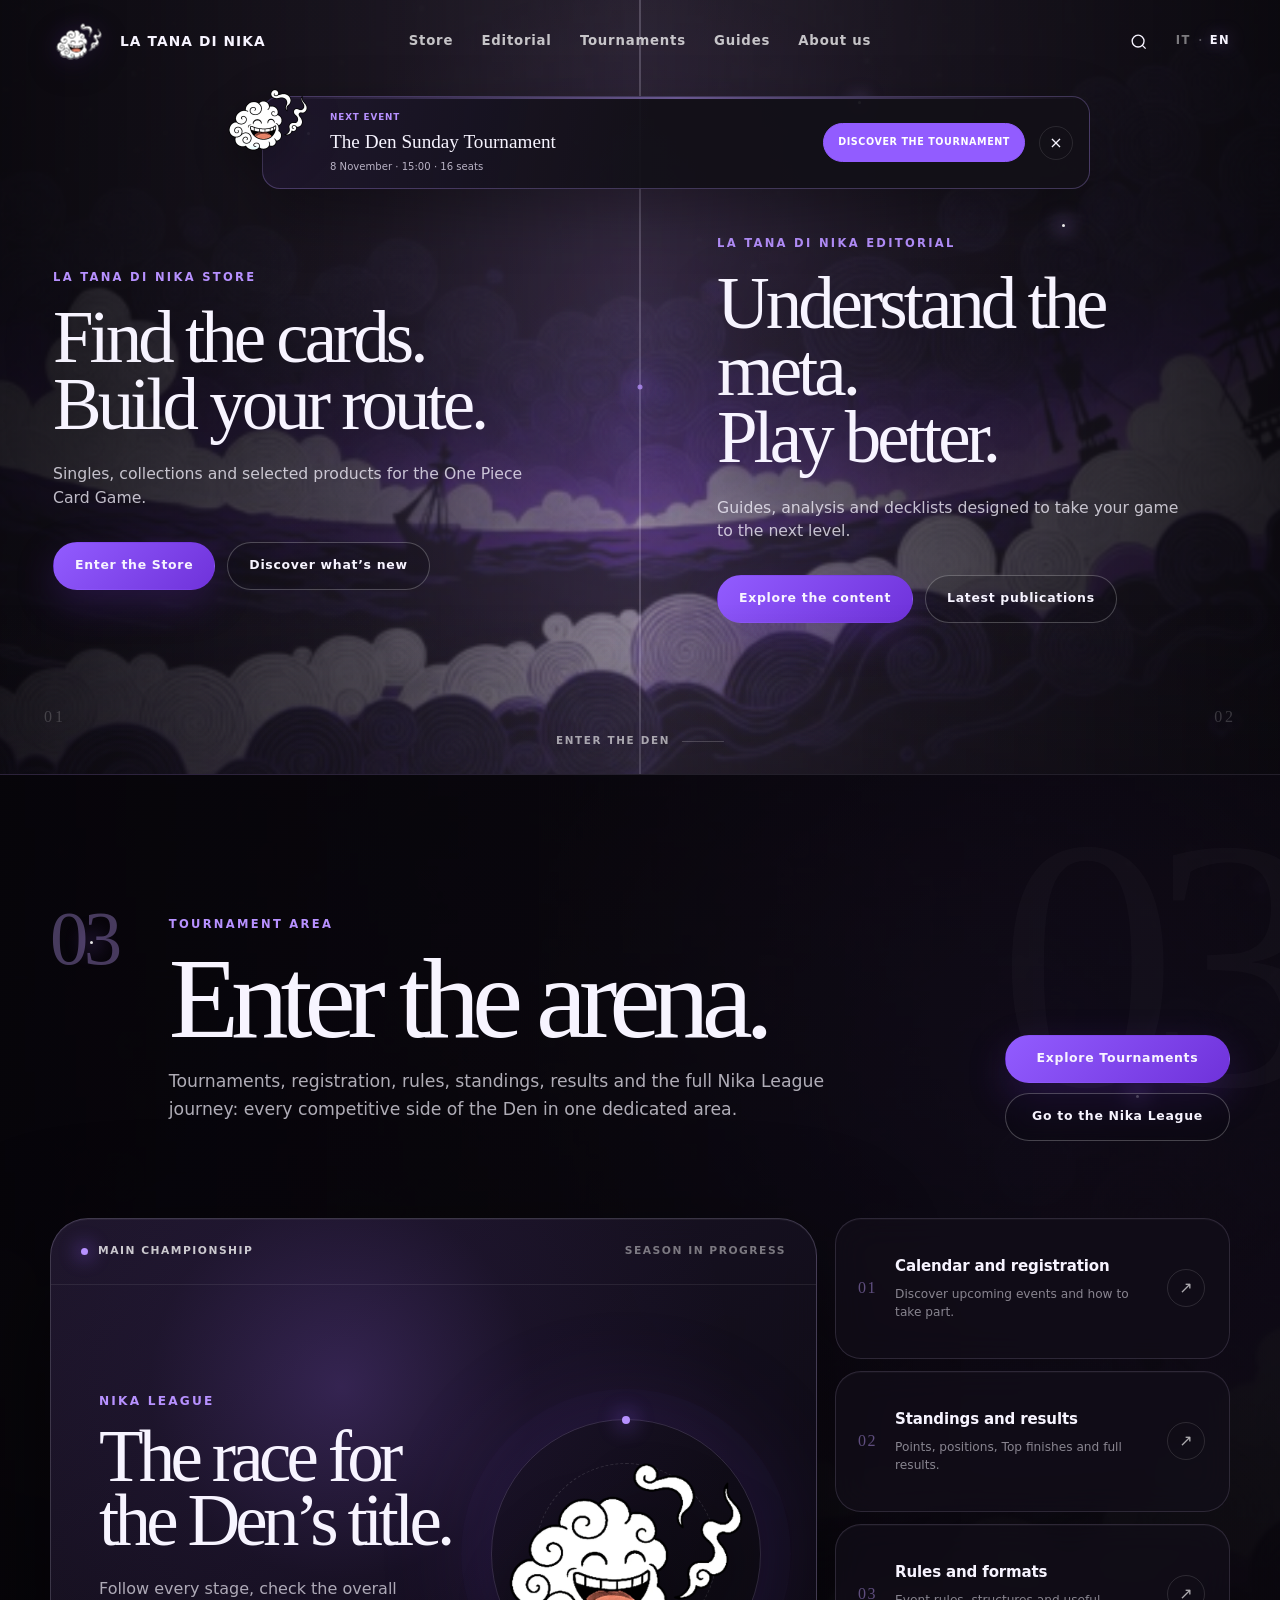
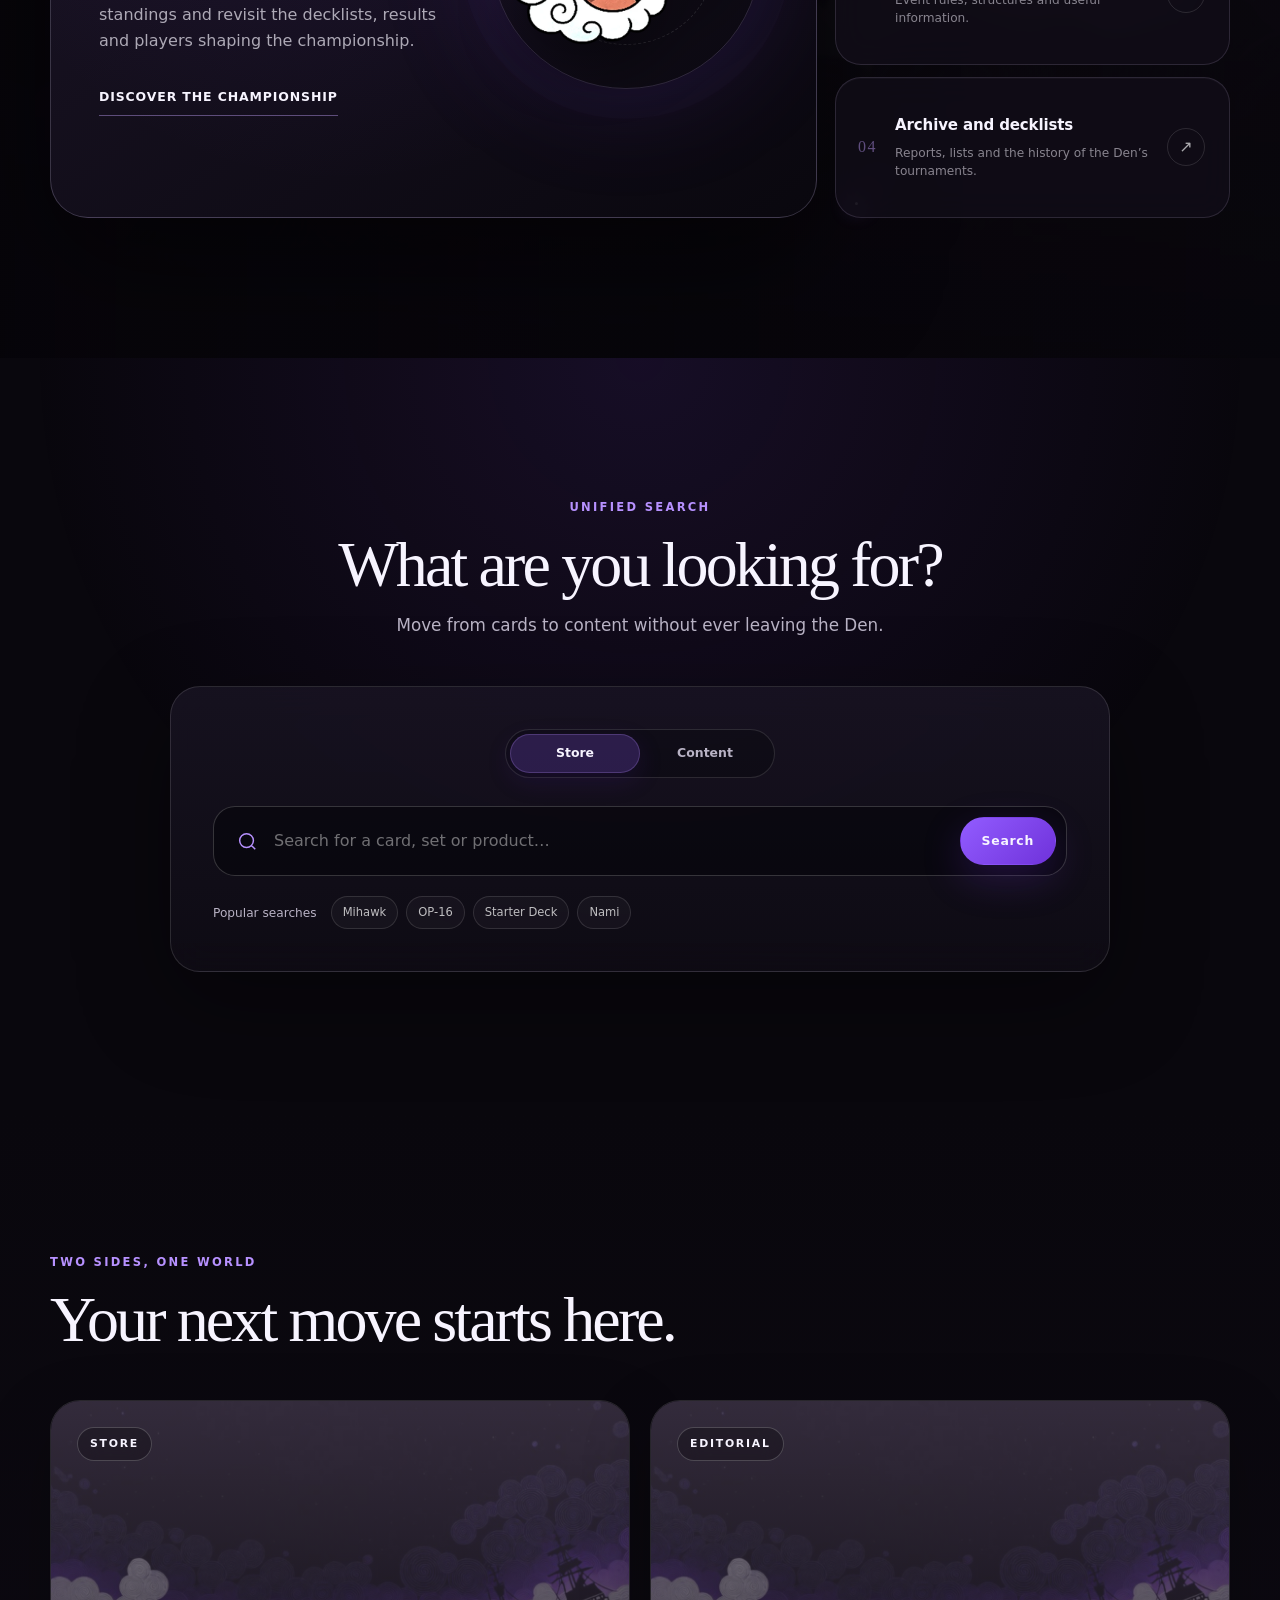
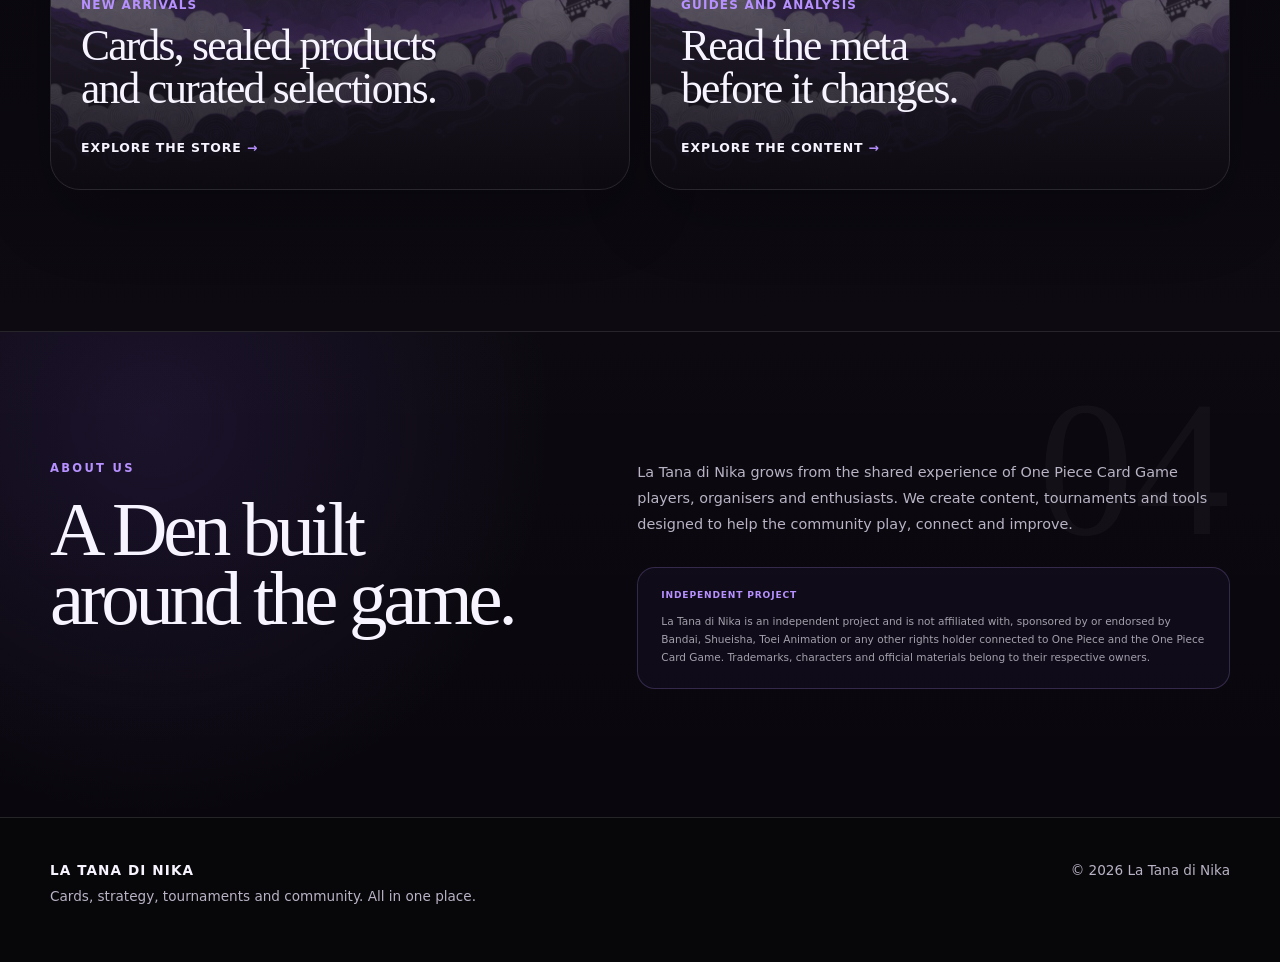
<file: index.html>
<!doctype html>
<html lang="it">
<head>
  <meta charset="utf-8">
  <meta name="robots" content="noindex, nofollow">
  <meta name="googlebot" content="noindex, nofollow">
  <meta name="viewport" content="width=device-width, initial-scale=1">
  <meta name="description" content="La Tana di Nika: store, contenuti editoriali, tornei e community dedicati al One Piece Card Game.">
  <meta name="theme-color" content="#09070d">
  <title>La Tana di Nika</title>

  <link rel="preload" href="assets/images/hero-sea.png" as="image">
  <link rel="icon" type="image/png" href="assets/images/favicon.png?v=4.4.18R1">
  <link rel="stylesheet" href="css/tokens.css?v=4.4.18R2">
  <link rel="stylesheet" href="css/base.css?v=4.4.18R2">
  <link rel="stylesheet" href="css/components.css?v=4.4.18R2">
  <link rel="stylesheet" href="css/home.css?v=4.4.18R2">

  <script defer src="js/i18n/it.js?v=4.4.18R2"></script>
  <script defer src="js/i18n/en.js?v=4.4.18R2"></script>
  <script defer src="js/data/tournaments.js?v=4.4.18R2"></script>
  <script defer src="js/components/tournament-utils.js?v=4.4.18R2"></script>
  <script defer src="js/components/header.js?v=4.4.18R2"></script>
  <script defer src="js/components/hero-split.js?v=4.4.18R2"></script>
  <script defer src="js/components/tournament-motion.js?v=4.4.18R2"></script>
  <script defer src="js/components/search-switcher.js?v=4.4.18R2"></script>
  <script defer src="js/components/home-event-notice.js?v=4.4.18R2"></script>
  <script defer src="js/main.js?v=4.4.18R2"></script>
</head>
<body>
  <a class="skip-link" href="#main-content" data-i18n="accessibility.skip">Vai al contenuto</a>

  <header class="site-header" data-site-header>
    <div class="site-header__inner shell">
      <a class="brand" href="#top" aria-label="La Tana di Nika — Home">
        <span class="brand__mark" aria-hidden="true">
          <img src="assets/images/mascot-nika.png?v=4.4.18R1" alt="" width="58" height="58" decoding="async" fetchpriority="high">
        </span>
        <span class="brand__text">La Tana di Nika</span>
      </a>

      <nav class="desktop-nav" aria-label="Navigazione principale">
        <a href="#store" data-i18n="nav.store">Store</a>
        <a href="editoriale/" data-i18n="nav.editorial">Editoriale</a>
        <a href="tornei/" data-i18n="nav.tournaments">Tornei</a>
        <a href="#guides" data-i18n="nav.guides">Guide</a>
        <a href="#about" data-i18n="nav.about">Chi siamo</a>
      </nav>

      <div class="header-actions">
        <a class="icon-button header-search-link" href="#search" aria-label="Ricerca">
          <svg viewBox="0 0 24 24" aria-hidden="true"><path d="m21 21-4.4-4.4m2.4-5.1a7.5 7.5 0 1 1-15 0 7.5 7.5 0 0 1 15 0Z"/></svg>
        </a>

        <div class="language-switch" aria-label="Selezione lingua">
          <button type="button" data-language="it" aria-pressed="true">IT</button>
          <span aria-hidden="true">·</span>
          <button type="button" data-language="en" aria-pressed="false">EN</button>
        </div>

        <button class="menu-toggle" type="button" aria-expanded="false" aria-controls="mobile-menu" data-menu-toggle>
          <span class="sr-only" data-i18n="nav.openMenu">Apri menu</span>
          <span></span><span></span>
        </button>
      </div>
    </div>

    <div class="mobile-menu" id="mobile-menu" data-mobile-menu hidden>
      <nav aria-label="Navigazione mobile" class="shell">
        <a href="#store" data-i18n="nav.store">Store</a>
        <a href="editoriale/" data-i18n="nav.editorial">Editoriale</a>
        <a href="tornei/" data-i18n="nav.tournaments">Tornei</a>
        <a href="#guides" data-i18n="nav.guides">Guide</a>
        <a href="#about" data-i18n="nav.about">Chi siamo</a>
        <div class="mobile-menu__language">
          <span data-i18n="language.label">Lingua</span>
          <div class="language-switch language-switch--mobile" aria-label="Selezione lingua">
            <button type="button" data-language="it" aria-pressed="true">Italiano</button>
            <button type="button" data-language="en" aria-pressed="false">English</button>
          </div>
        </div>
      </nav>
    </div>
  </header>

  <aside class="home-event-notice" data-home-event-notice hidden aria-label="Promemoria prossimo torneo">
    <div class="home-event-notice__cloud" aria-hidden="true">
      <img src="assets/images/mascot-nika.png?v=4.4.18R1" alt="" width="112" height="96" decoding="async">
    </div>
    <div class="home-event-notice__card">
      <div class="home-event-notice__copy">
        <small data-home-event-label>PROSSIMO EVENTO</small>
        <strong data-home-event-title>Torneo più recente</strong>
        <span data-home-event-meta></span>
      </div>
      <a class="home-event-notice__cta" data-home-event-link href="tornei/i-nostri-tornei/">Scopri il torneo</a>
      <button class="home-event-notice__close" type="button" data-home-event-close aria-label="Chiudi promemoria">×</button>
    </div>
  </aside>

  <main id="main-content">
    <section class="split-hero" id="top" data-split-hero aria-label="Ingresso principale">
      <div class="split-hero__ambient" aria-hidden="true">
        <span class="ambient-star ambient-star--one"></span>
        <span class="ambient-star ambient-star--two"></span>
        <span class="ambient-star ambient-star--three"></span>
      </div>

      <div class="hero-stage" data-hero-stage>
        <article class="hero-panel hero-panel--store" id="store" data-hero-panel="store" tabindex="0" aria-describedby="store-description">
          <div class="hero-panel__shade" aria-hidden="true"></div>
          <div class="hero-panel__content">
            <p class="eyebrow" data-i18n="hero.store.eyebrow">LA TANA DI NIKA STORE</p>
            <h1 data-i18n="hero.store.title">Trova le carte.<br>Costruisci la tua rotta.</h1>
            <p class="hero-panel__description" id="store-description" data-i18n="hero.store.description">Carte singole, collezioni e prodotti selezionati per il One Piece Card Game.</p>
            <div class="hero-panel__actions">
              <a class="button button--primary" href="#search" data-i18n="hero.store.primary">Entra nello Store</a>
              <a class="button button--ghost" href="#featured" data-i18n="hero.store.secondary">Scopri le novità</a>
            </div>
          </div>
          <span class="hero-panel__index" aria-hidden="true">01</span>
        </article>

        <article class="hero-panel hero-panel--editorial" id="editorial" data-hero-panel="editorial" tabindex="0" aria-describedby="editorial-description">
          <div class="hero-panel__shade" aria-hidden="true"></div>
          <div class="hero-panel__content">
            <p class="eyebrow" data-i18n="hero.editorial.eyebrow">LA TANA DI NIKA EDITORIALE</p>
            <h2 data-i18n="hero.editorial.title">Comprendi il meta.<br>Gioca meglio.</h2>
            <p class="hero-panel__description" id="editorial-description" data-i18n="hero.editorial.description">Guide, analisi e decklist per portare il tuo gioco al livello successivo.</p>
            <div class="hero-panel__actions">
              <a class="button button--primary" href="editoriale/" data-i18n="hero.editorial.primary">Esplora i contenuti</a>
              <a class="button button--ghost" href="editoriale/#ultima-pubblicazione" data-i18n="hero.editorial.secondary">Ultime pubblicazioni</a>
            </div>
          </div>
          <span class="hero-panel__index" aria-hidden="true">02</span>
        </article>

        <div class="hero-mobile-focus" aria-hidden="true"></div>

        <div class="hero-divider" aria-hidden="true">
          <svg viewBox="0 0 90 1000" preserveAspectRatio="none">
            <path data-divider-path d="M45 0 C45 240 45 760 45 1000"/>
          </svg>
          <span class="hero-divider__core"></span>
        </div>
      </div>

      <div class="hero-scroll-cue" aria-hidden="true">
        <span data-i18n="hero.scroll">Scopri la Tana</span>
        <i></i>
      </div>
    </section>

    <section class="tournament-hub section" id="tournaments" aria-labelledby="tournaments-title" data-tournament-motion>
      <div class="tournament-hub__ambient" aria-hidden="true">
        <span></span><span></span><span></span><span></span>
      </div>

      <div class="shell tournament-hub__shell">
        <div class="tournament-hub__masthead">
          <div class="tournament-hub__index" aria-hidden="true">03</div>
          <div class="tournament-hub__intro">
            <p class="eyebrow" data-i18n="tournaments.eyebrow">AREA TORNEISTICA</p>
            <h2 id="tournaments-title" data-i18n="tournaments.title">Entra nell’arena.</h2>
            <p class="tournament-hub__description" data-i18n="tournaments.description">Tornei, iscrizioni, regolamenti, classifiche, risultati e tutto il percorso della Nika League: la competizione della Tana raccolta in un’unica area.</p>
          </div>

          <div class="tournament-hub__actions">
            <a class="button button--primary" href="tornei/" data-i18n="tournaments.primary">Esplora la Torneistica</a>
            <a class="button button--ghost" href="tornei/nika-league/" data-i18n="tournaments.secondary">Vai alla Nika League</a>
          </div>
        </div>

        <div class="tournament-hub__stage">
          <article class="tournament-league" id="nika-league">
            <div class="tournament-league__glow" aria-hidden="true"></div>
            <div class="tournament-league__topline">
              <span class="tournament-league__status"><i aria-hidden="true"></i><span data-i18n="tournaments.league.status">CAMPIONATO PRINCIPALE</span></span>
              <span data-i18n="tournaments.league.season">STAGIONE IN CORSO</span>
            </div>

            <div class="tournament-league__body">
              <div class="tournament-league__copy">
                <p class="tournament-league__kicker" data-i18n="tournaments.league.kicker">NIKA LEAGUE</p>
                <h3 data-i18n="tournaments.league.title">La corsa al titolo della Tana.</h3>
                <p data-i18n="tournaments.league.description">Segui ogni tappa, consulta la classifica generale e rivivi decklist, risultati e protagonisti del campionato.</p>
                <a class="tournament-league__link" href="tornei/nika-league/" data-i18n="tournaments.league.link">Scopri il campionato <span aria-hidden="true">↗</span></a>
              </div>

              <div class="tournament-league__mascot-wrap" aria-hidden="true">
                <span class="tournament-league__orbit"></span>
                <picture>
                  <source srcset="assets/images/mascot-nika.webp" type="image/webp">
                  <img class="tournament-league__mascot" src="assets/images/mascot-nika.png?v=4.4.18R1" alt="" width="768" height="768" loading="lazy" decoding="async">
                </picture>
              </div>
            </div>
          </article>

          <nav class="tournament-portals" id="tournament-portals" aria-label="Sezioni area torneistica">
            <a class="tournament-portal" href="tornei/nika-league/#season">
              <span class="tournament-portal__number" aria-hidden="true">01</span>
              <span class="tournament-portal__content">
                <strong data-i18n="tournaments.portals.eventsTitle">Calendario e iscrizioni</strong>
                <small data-i18n="tournaments.portals.eventsText">Scopri i prossimi eventi e come partecipare.</small>
              </span>
              <span class="tournament-portal__arrow" aria-hidden="true">↗</span>
            </a>

            <a class="tournament-portal" href="tornei/nika-league/">
              <span class="tournament-portal__number" aria-hidden="true">02</span>
              <span class="tournament-portal__content">
                <strong data-i18n="tournaments.portals.standingsTitle">Classifiche e risultati</strong>
                <small data-i18n="tournaments.portals.standingsText">Punti, posizioni, Top e risultati completi.</small>
              </span>
              <span class="tournament-portal__arrow" aria-hidden="true">↗</span>
            </a>

            <a class="tournament-portal" href="tornei/#streaming">
              <span class="tournament-portal__number" aria-hidden="true">03</span>
              <span class="tournament-portal__content">
                <strong data-i18n="tournaments.portals.rulesTitle">Regolamenti e formati</strong>
                <small data-i18n="tournaments.portals.rulesText">Regole, strutture degli eventi e informazioni utili.</small>
              </span>
              <span class="tournament-portal__arrow" aria-hidden="true">↗</span>
            </a>

            <a class="tournament-portal" href="tornei/i-nostri-tornei/">
              <span class="tournament-portal__number" aria-hidden="true">04</span>
              <span class="tournament-portal__content">
                <strong data-i18n="tournaments.portals.archiveTitle">Archivio e decklist</strong>
                <small data-i18n="tournaments.portals.archiveText">Report, liste e storia dei tornei della Tana.</small>
              </span>
              <span class="tournament-portal__arrow" aria-hidden="true">↗</span>
            </a>
          </nav>
        </div>
      </div>
    </section>

    <section class="search-hub section" id="search" aria-labelledby="search-title" data-search-hub>
      <div class="shell shell--narrow">
        <div class="section-heading section-heading--center">
          <p class="eyebrow" data-i18n="search.eyebrow">RICERCA UNIFICATA</p>
          <h2 id="search-title" data-i18n="search.title">Cosa stai cercando?</h2>
          <p data-i18n="search.description">Passa dalle carte ai contenuti senza uscire dalla Tana.</p>
        </div>

        <div class="search-console">
          <div class="segmented-control" role="tablist" aria-label="Tipo di ricerca">
            <button type="button" role="tab" aria-selected="true" data-search-mode="store" data-i18n="search.storeTab">Store</button>
            <button type="button" role="tab" aria-selected="false" data-search-mode="editorial" data-i18n="search.editorialTab">Contenuti</button>
          </div>

          <form class="search-form" role="search">
            <label class="sr-only" for="site-search" data-i18n="search.label">Cerca nel sito</label>
            <svg viewBox="0 0 24 24" aria-hidden="true"><path d="m21 21-4.4-4.4m2.4-5.1a7.5 7.5 0 1 1-15 0 7.5 7.5 0 0 1 15 0Z"/></svg>
            <input id="site-search" type="search" autocomplete="off" data-i18n-placeholder="search.storePlaceholder" placeholder="Cerca una carta, un set o un prodotto…">
            <button class="button button--primary" type="submit" data-i18n="search.submit">Cerca</button>
          </form>

          <div class="search-suggestions" aria-live="polite">
            <span data-i18n="search.popular">Ricerche popolari</span>
            <div data-search-suggestions></div>
          </div>
        </div>
      </div>
    </section>

    <section class="featured-preview section" id="featured" aria-labelledby="featured-title">
      <div class="shell">
        <div class="section-heading">
          <p class="eyebrow" data-i18n="featured.eyebrow">DUE ANIME, UN SOLO MONDO</p>
          <h2 id="featured-title" data-i18n="featured.title">Il prossimo passo parte da qui.</h2>
        </div>

        <div class="preview-grid">
          <article class="preview-card preview-card--store">
            <span class="preview-card__tag" data-i18n="featured.storeTag">STORE</span>
            <div class="preview-card__body">
              <p data-i18n="featured.storeMeta">Nuovi arrivi</p>
              <h3 data-i18n="featured.storeTitle">Carte, sealed e selezioni curate.</h3>
              <a href="#store" data-i18n="featured.storeLink">Esplora lo Store</a>
            </div>
          </article>

          <article class="preview-card preview-card--editorial">
            <span class="preview-card__tag" data-i18n="featured.editorialTag">EDITORIALE</span>
            <div class="preview-card__body">
              <p data-i18n="featured.editorialMeta">Guide e analisi</p>
              <h3 data-i18n="featured.editorialTitle">Leggi il meta prima che cambi.</h3>
              <a href="editoriale/" data-i18n="featured.editorialLink">Scopri i contenuti</a>
            </div>
          </article>
        </div>
      </div>
    </section>

    <section class="about-section section" id="about" aria-labelledby="about-title">
      <div class="shell about-section__layout">
        <div class="about-section__identity">
          <p class="eyebrow" data-i18n="aboutSection.eyebrow">CHI SIAMO</p>
          <h2 id="about-title" data-i18n="aboutSection.title">Una Tana costruita<br>intorno al gioco.</h2>
        </div>
        <div class="about-section__copy">
          <p data-i18n="aboutSection.lead">La Tana di Nika nasce dall’esperienza condivisa di giocatori, organizzatori e appassionati del One Piece Card Game. Creiamo contenuti, tornei e strumenti pensati per aiutare la community a giocare, confrontarsi e crescere.</p>
          <aside class="about-section__legal" aria-label="Nota di indipendenza">
            <strong data-i18n="aboutSection.independenceTitle">Progetto indipendente</strong>
            <p data-i18n="aboutSection.independence">La Tana di Nika è un progetto indipendente e non è affiliato, sponsorizzato o approvato da Bandai, Shueisha, Toei Animation o dagli altri titolari dei diritti di One Piece e del One Piece Card Game. Marchi, personaggi e materiali ufficiali appartengono ai rispettivi titolari.</p>
          </aside>
        </div>
      </div>
    </section>
  </main>

  <footer class="site-footer">
    <div class="shell site-footer__inner">
      <div>
        <p class="site-footer__brand">La Tana di Nika</p>
        <p data-i18n="footer.claim">Carte, strategia e community. Tutto nello stesso luogo.</p>
      </div>
      <p>© <span data-current-year></span> La Tana di Nika</p>
    </div>
  </footer>
</body>
</html>
</file>
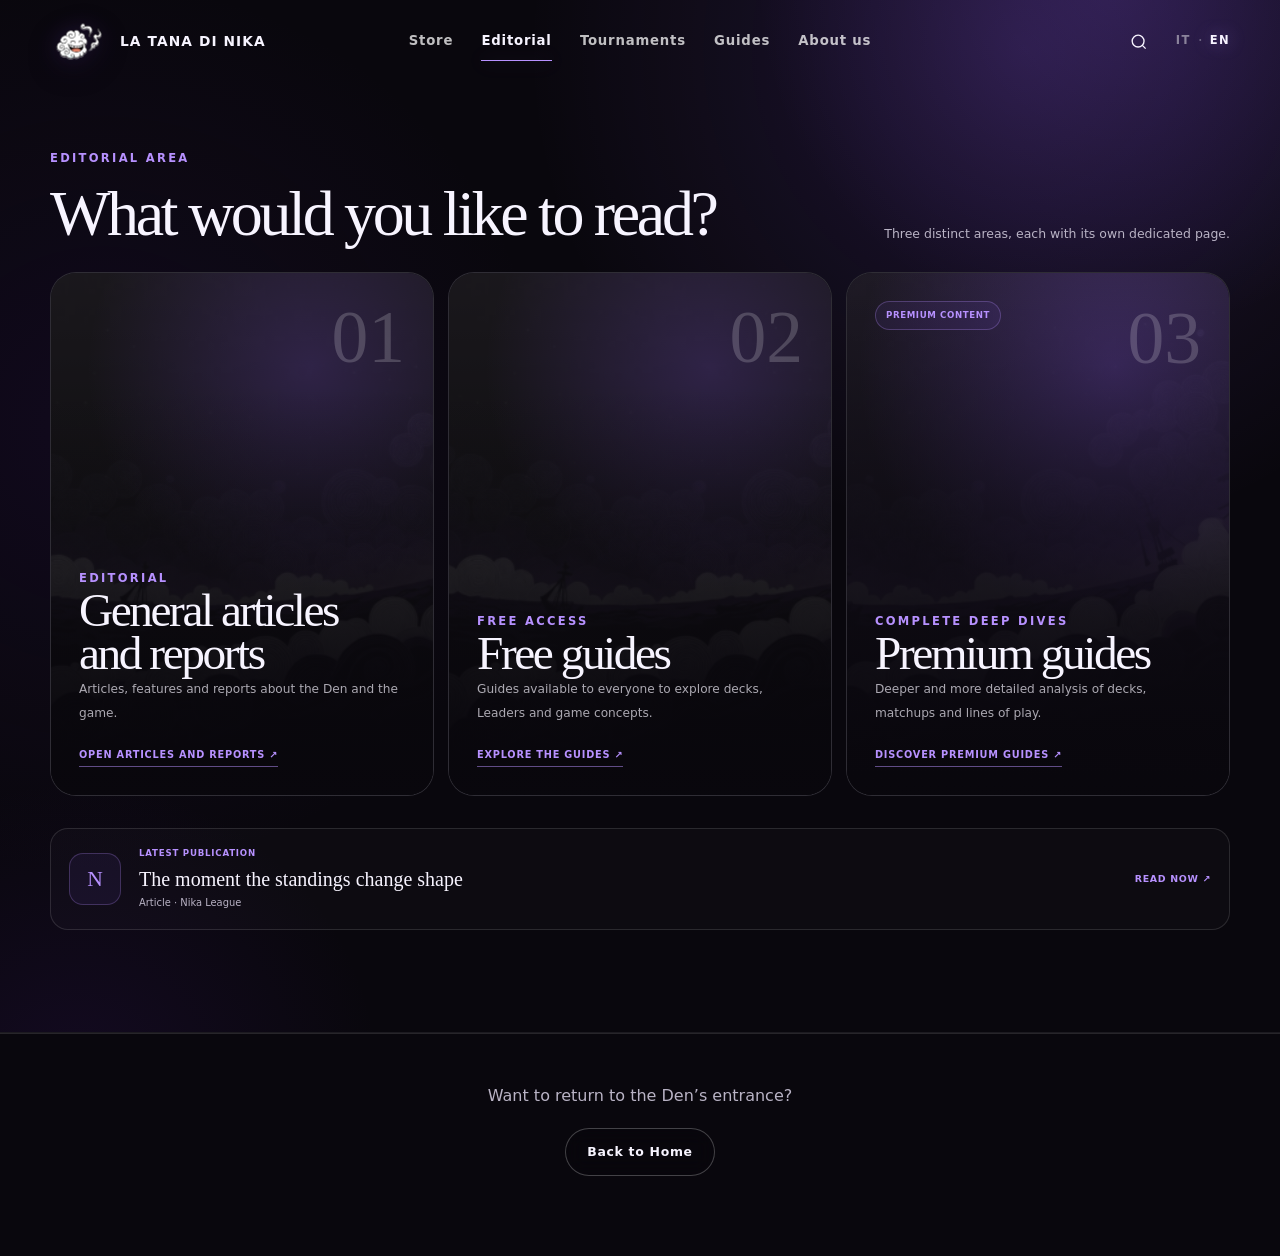
<file: editoriale/index.html>
<!doctype html>
<html lang="it">
<head>
  <meta charset="utf-8">
  <meta name="robots" content="noindex, nofollow">
  <meta name="googlebot" content="noindex, nofollow">
  <meta name="viewport" content="width=device-width, initial-scale=1">
  <meta name="description" content="Articoli, guide gratuite e guide premium della Tana di Nika.">
  <meta name="theme-color" content="#09070d">
  <title>Area Editoriale — La Tana di Nika</title>

  <link rel="icon" type="image/png" href="../assets/images/favicon.png?v=4.4.18R1">
  <link rel="stylesheet" href="../css/tokens.css?v=4.4.18R2">
  <link rel="stylesheet" href="../css/base.css?v=4.4.18R2">
  <link rel="stylesheet" href="../css/components.css?v=4.4.18R2">
  <link rel="stylesheet" href="../css/pages.css?v=4.4.18R2">
  <link rel="stylesheet" href="../css/editorial-hub.css?v=4.4.18R2">

  <script defer src="../js/i18n/it.js?v=4.4.18R2"></script>
  <script defer src="../js/i18n/en.js?v=4.4.18R2"></script>
  <script defer src="../js/components/header.js?v=4.4.18R2"></script>
  <script defer src="../js/components/editorial-hub.js?v=4.4.18R2"></script>
  <script defer src="../js/main.js?v=4.4.18R2"></script>
</head>
<body class="internal-page" data-root-prefix="../">
  <a class="skip-link" href="#main-content" data-i18n="accessibility.skip">Vai al contenuto</a>

  <header class="site-header" data-site-header>
    <div class="site-header__inner shell">
      <a class="brand" href="../index.html" aria-label="La Tana di Nika — Home">
        <span class="brand__mark" aria-hidden="true"><img src="../assets/images/mascot-nika.png?v=4.4.18R1" alt="" width="58" height="58" decoding="async" fetchpriority="high"></span>
        <span class="brand__text">La Tana di Nika</span>
      </a>
      <nav class="desktop-nav" aria-label="Navigazione principale">
        <a href="../index.html#store" data-i18n="nav.store">Store</a>
        <a class="is-active" href="./" aria-current="page" data-i18n="nav.editorial">Editoriale</a>
        <a href="../tornei/" data-i18n="nav.tournaments">Tornei</a>
        <a href="guide-gratuite/" data-i18n="nav.guides">Guide</a>
        <a href="../index.html#about" data-i18n="nav.about">Chi siamo</a>
      </nav>
      <div class="header-actions">
        <a class="icon-button header-search-link" href="../index.html#search" aria-label="Ricerca"><svg viewBox="0 0 24 24" aria-hidden="true"><path d="m21 21-4.4-4.4m2.4-5.1a7.5 7.5 0 1 1-15 0 7.5 7.5 0 0 1 15 0Z"/></svg></a>
        <div class="language-switch" aria-label="Selezione lingua"><button type="button" data-language="it" aria-pressed="true">IT</button><span aria-hidden="true">·</span><button type="button" data-language="en" aria-pressed="false">EN</button></div>
        <button class="menu-toggle" type="button" aria-expanded="false" aria-controls="mobile-menu" data-menu-toggle><span class="sr-only" data-i18n="nav.openMenu">Apri menu</span><span></span><span></span></button>
      </div>
    </div>
    <div class="mobile-menu" id="mobile-menu" data-mobile-menu hidden>
      <nav aria-label="Navigazione mobile" class="shell">
        <a href="../index.html#store" data-i18n="nav.store">Store</a><a class="is-active" href="./" aria-current="page" data-i18n="nav.editorial">Editoriale</a><a href="../tornei/" data-i18n="nav.tournaments">Tornei</a><a href="guide-gratuite/" data-i18n="nav.guides">Guide</a><a href="../index.html#about" data-i18n="nav.about">Chi siamo</a>
        <div class="mobile-menu__language"><span data-i18n="language.label">Lingua</span><div class="language-switch language-switch--mobile" aria-label="Selezione lingua"><button type="button" data-language="it" aria-pressed="true">Italiano</button><button type="button" data-language="en" aria-pressed="false">English</button></div></div>
      </nav>
    </div>
  </header>

  <main id="main-content">
    <section class="editorial-entry" data-editorial-entry aria-labelledby="editorial-title">
      <div class="shell editorial-entry__shell">
        <header class="editorial-entry__head">
          <div>
            <p class="eyebrow" data-i18n="editorialHubPage.eyebrow">AREA EDITORIALE</p>
            <h1 id="editorial-title" data-i18n="editorialHubPage.title">Cosa vuoi leggere?</h1>
          </div>
          <p data-i18n="editorialHubPage.lead">Tre aree distinte, ognuna con una pagina dedicata.</p>
        </header>

        <section class="editorial-stage" data-editorial-stage aria-label="Sezioni dell’Area Editoriale">
          <a class="editorial-gateway editorial-gateway--articles" href="articoli/" data-editorial-gateway="articles">
            <div class="editorial-gateway__content">
              <span class="editorial-gateway__number" aria-hidden="true">01</span>
              <div class="editorial-gateway__body">
                <span class="eyebrow" data-i18n="editorialHubPage.articlesEyebrow">EDITORIALE</span>
                <h2 data-i18n="editorialHubPage.articlesTitle">Articoli generici<br>e report</h2>
                <span class="editorial-gateway__lead" data-i18n="editorialHubPage.articlesLead">Articoli, approfondimenti e report dedicati alla Tana e al gioco.</span>
                <div class="editorial-gateway__details"><div><ul>
                  <li data-i18n="editorialHubPage.articlesItemOne">Report Nika League</li>
                  <li data-i18n="editorialHubPage.articlesItemTwo">Report dei nostri tornei</li>
                  <li data-i18n="editorialHubPage.articlesItemThree">Articoli e approfondimenti vari</li>
                </ul></div></div>
                <span class="editorial-gateway__cta" data-i18n="editorialHubPage.articlesCta">Apri articoli e report ↗</span>
              </div>
            </div>
          </a>

          <a class="editorial-gateway editorial-gateway--free" href="guide-gratuite/" data-editorial-gateway="free">
            <div class="editorial-gateway__content">
              <span class="editorial-gateway__number" aria-hidden="true">02</span>
              <div class="editorial-gateway__body">
                <span class="eyebrow" data-i18n="editorialHubPage.freeEyebrow">ACCESSO LIBERO</span>
                <h2 data-i18n="editorialHubPage.freeTitle">Guide gratuite</h2>
                <span class="editorial-gateway__lead" data-i18n="editorialHubPage.freeLead">Guide accessibili a tutti per approfondire mazzi, Leader e concetti di gioco.</span>
                <div class="editorial-gateway__details"><div><ul>
                  <li data-i18n="editorialHubPage.freeItemOne">Guide introduttive ai mazzi</li>
                  <li data-i18n="editorialHubPage.freeItemTwo">Leader e concetti di gioco</li>
                  <li data-i18n="editorialHubPage.freeItemThree">Contenuti pratici e accessibili</li>
                </ul></div></div>
                <span class="editorial-gateway__cta" data-i18n="editorialHubPage.freeCta">Esplora le guide ↗</span>
              </div>
            </div>
          </a>

          <a class="editorial-gateway editorial-gateway--premium" href="guide-premium/" data-editorial-gateway="premium">
            <div class="editorial-gateway__content">
              <span class="editorial-gateway__badge" data-i18n="editorialHubPage.premiumBadge">Contenuti premium</span>
              <span class="editorial-gateway__number" aria-hidden="true">03</span>
              <div class="editorial-gateway__body">
                <span class="eyebrow" data-i18n="editorialHubPage.premiumEyebrow">APPROFONDIMENTI COMPLETI</span>
                <h2 data-i18n="editorialHubPage.premiumTitle">Guide premium</h2>
                <span class="editorial-gateway__lead" data-i18n="editorialHubPage.premiumLead">Analisi più profonde e dettagliate, dedicate a mazzi, matchup e linee di gioco.</span>
                <div class="editorial-gateway__details"><div><ul>
                  <li data-i18n="editorialHubPage.premiumItemOne">Analisi dettagliate dei mazzi</li>
                  <li data-i18n="editorialHubPage.premiumItemTwo">Matchup e sequencing</li>
                  <li data-i18n="editorialHubPage.premiumItemThree">Contenuti costantemente aggiornati</li>
                </ul></div></div>
                <span class="editorial-gateway__cta" data-i18n="editorialHubPage.premiumCta">Scopri le guide premium ↗</span>
              </div>
            </div>
          </a>
        </section>

        <aside class="editorial-latest" id="ultima-pubblicazione">
          <div class="editorial-latest__mark" aria-hidden="true">N</div>
          <div>
            <small data-i18n="editorialHubPage.latestEyebrow">ULTIMA PUBBLICAZIONE</small>
            <strong data-i18n="editorialHubPage.latestTitle">Il momento in cui la classifica cambia volto</strong>
            <span data-i18n="editorialHubPage.latestMeta">Articolo · Nika League</span>
          </div>
          <a href="articoli/articolo/?id=nika-league-stage-four-report" data-i18n="editorialHubPage.latestCta">Leggi ora ↗</a>
        </aside>
      </div>
    </section>
  </main>

  <footer class="page-return">
    <div class="shell shell--narrow">
      <p data-i18n="editorialHubPage.returnText">Vuoi tornare all’ingresso della Tana?</p>
      <a class="button button--ghost button--home" href="../index.html" data-i18n="editorialHubPage.returnHome">Torna alla Home</a>
    </div>
  </footer>
</body>
</html>
</file>
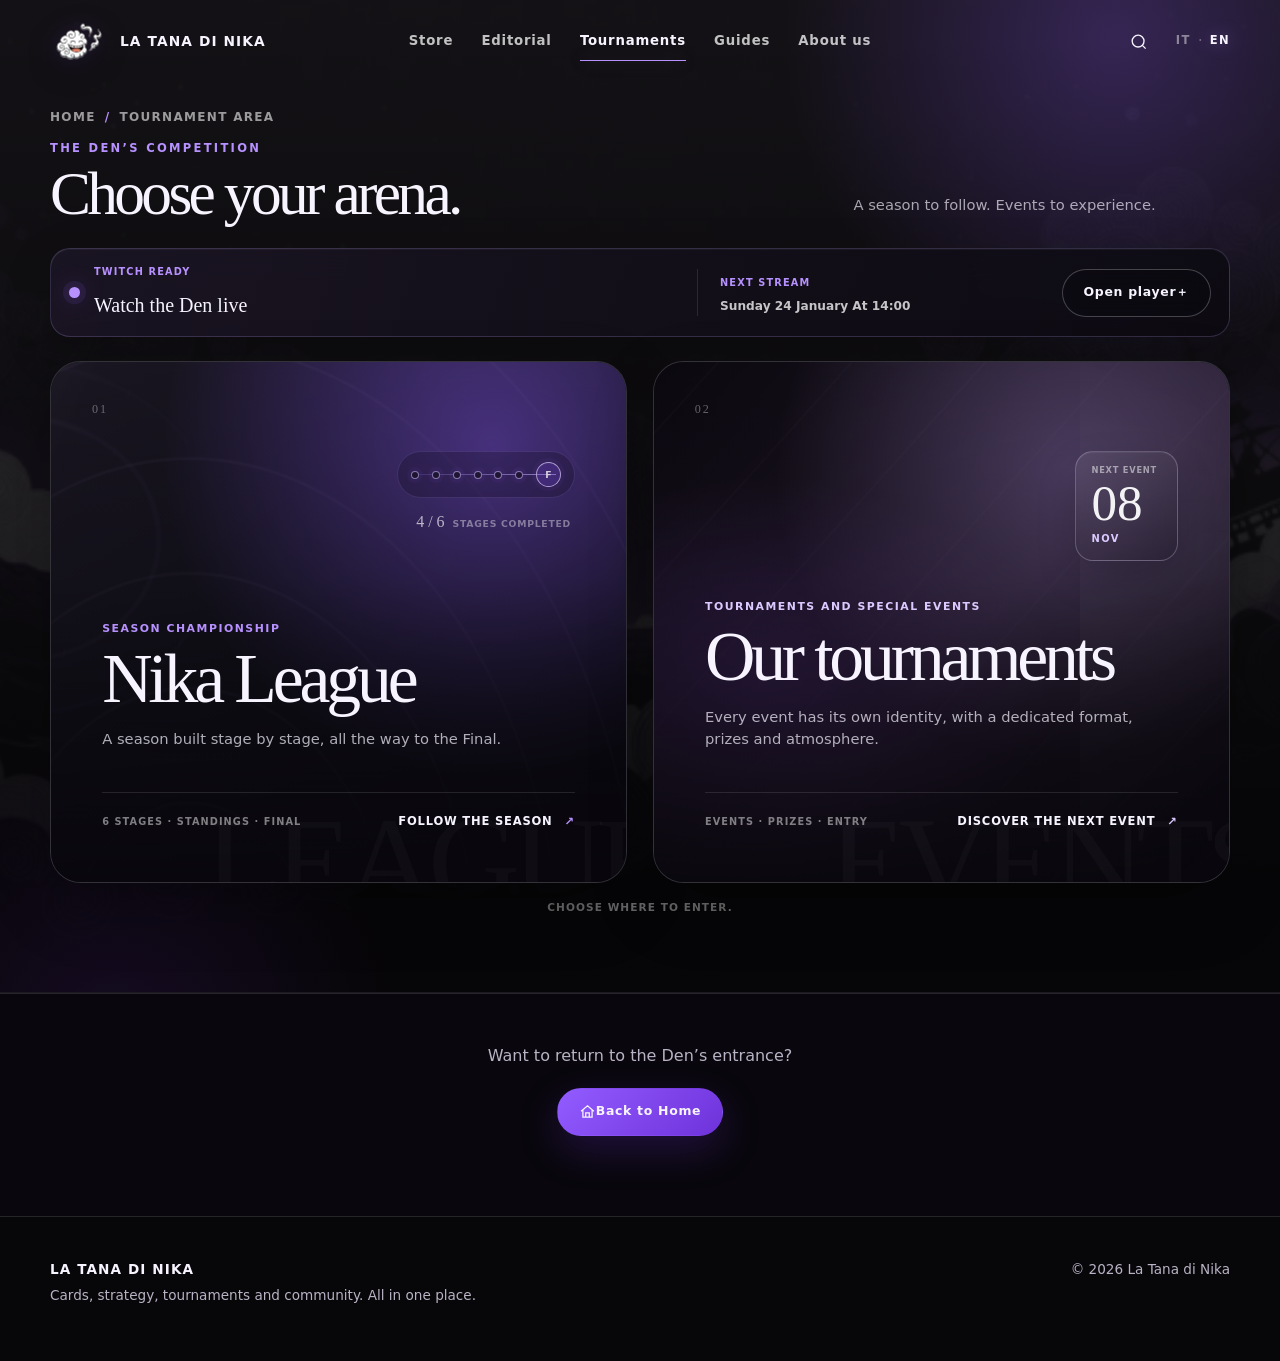
<file: tornei/index.html>
<!doctype html>
<html lang="it">
<head>
  <meta charset="utf-8">
  <meta name="robots" content="noindex, nofollow">
  <meta name="googlebot" content="noindex, nofollow">
  <meta name="viewport" content="width=device-width, initial-scale=1">
  <meta name="description" content="Nika League, tornei della community e dirette Twitch della Tana di Nika.">
  <meta name="theme-color" content="#09070d">
  <title>Area Torneistica — La Tana di Nika</title>

  <link rel="icon" type="image/png" href="../assets/images/favicon.png?v=4.4.18R1">
  <link rel="stylesheet" href="../css/tokens.css?v=4.4.18R2">
  <link rel="stylesheet" href="../css/base.css?v=4.4.18R2">
  <link rel="stylesheet" href="../css/components.css?v=4.4.18R2">
  <link rel="stylesheet" href="../css/pages.css?v=4.4.18R2">
  <link rel="stylesheet" href="../css/tournament-hub.css?v=4.4.18R2">

  <script defer src="../js/i18n/it.js?v=4.4.18R2"></script>
  <script defer src="../js/i18n/en.js?v=4.4.18R2"></script>
  <script defer src="../js/data/tournaments.js?v=4.4.18R2"></script>
  <script defer src="../js/components/tournament-utils.js?v=4.4.18R2"></script>
  <script defer src="../js/components/header.js?v=4.4.18R2"></script>
  <script defer src="../js/components/tournament-hub.js?v=4.4.18R2"></script>
  <script defer src="../js/main.js?v=4.4.18R2"></script>
</head>
<body class="internal-page" data-root-prefix="../">
  <a class="skip-link" href="#main-content" data-i18n="accessibility.skip">Vai al contenuto</a>

  <header class="site-header" data-site-header>
    <div class="site-header__inner shell">
      <a class="brand" href="../index.html" aria-label="La Tana di Nika — Home">
        <span class="brand__mark" aria-hidden="true"><img src="../assets/images/mascot-nika.png?v=4.4.18R1" alt="" width="58" height="58" decoding="async" fetchpriority="high"></span>
        <span class="brand__text">La Tana di Nika</span>
      </a>
      <nav class="desktop-nav" aria-label="Navigazione principale">
        <a href="../index.html#store" data-i18n="nav.store">Store</a>
        <a href="../editoriale/" data-i18n="nav.editorial">Editoriale</a>
        <a class="is-active" href="./" aria-current="page" data-i18n="nav.tournaments">Tornei</a>
        <a href="../index.html#guides" data-i18n="nav.guides">Guide</a>
        <a href="../index.html#about" data-i18n="nav.about">Chi siamo</a>
      </nav>
      <div class="header-actions">
        <a class="icon-button header-search-link" href="../index.html#search" aria-label="Ricerca"><svg viewBox="0 0 24 24" aria-hidden="true"><path d="m21 21-4.4-4.4m2.4-5.1a7.5 7.5 0 1 1-15 0 7.5 7.5 0 0 1 15 0Z"/></svg></a>
        <div class="language-switch" aria-label="Selezione lingua"><button type="button" data-language="it" aria-pressed="true">IT</button><span aria-hidden="true">·</span><button type="button" data-language="en" aria-pressed="false">EN</button></div>
        <button class="menu-toggle" type="button" aria-expanded="false" aria-controls="mobile-menu" data-menu-toggle><span class="sr-only" data-i18n="nav.openMenu">Apri menu</span><span></span><span></span></button>
      </div>
    </div>
    <div class="mobile-menu" id="mobile-menu" data-mobile-menu hidden>
      <nav aria-label="Navigazione mobile" class="shell">
        <a href="../index.html#store" data-i18n="nav.store">Store</a><a href="../editoriale/" data-i18n="nav.editorial">Editoriale</a><a class="is-active" href="./" aria-current="page" data-i18n="nav.tournaments">Tornei</a><a href="../index.html#guides" data-i18n="nav.guides">Guide</a><a href="../index.html#about" data-i18n="nav.about">Chi siamo</a>
        <div class="mobile-menu__language"><span data-i18n="language.label">Lingua</span><div class="language-switch language-switch--mobile" aria-label="Selezione lingua"><button type="button" data-language="it" aria-pressed="true">Italiano</button><button type="button" data-language="en" aria-pressed="false">English</button></div></div>
      </nav>
    </div>
  </header>

  <main id="main-content" data-tournament-hub>
    <section class="arena-entry" data-arena-entry aria-labelledby="arena-title">
      <div class="arena-entry__backdrop" aria-hidden="true"></div>
      <div class="shell arena-entry__shell">
        <nav class="breadcrumb arena-entry__breadcrumb" aria-label="Breadcrumb">
          <a href="../index.html" data-i18n="tournamentHubPage.breadcrumbHome">Home</a>
          <span aria-hidden="true">/</span>
          <span data-i18n="tournamentHubPage.breadcrumbCurrent">Area Torneistica</span>
        </nav>

        <header class="arena-entry__head">
          <div>
            <p class="eyebrow" data-i18n="tournamentHubPage.heroEyebrow">LA COMPETIZIONE DELLA TANA</p>
            <h1 id="arena-title" data-i18n="tournamentHubPage.heroTitle">Scegli la tua arena.</h1>
          </div>
          <p data-i18n="tournamentHubPage.heroLead">Una stagione da seguire. Eventi da vivere.</p>
        </header>

        <section class="stream-window stream-window--priority" id="streaming" aria-labelledby="stream-title">
          <div class="stream-window__bar" data-stream-bar>
            <div class="stream-window__signal">
              <span class="stream-window__dot" aria-hidden="true"></span>
              <div>
                <p data-stream-status>TWITCH READY</p>
                <strong id="stream-title" data-i18n="tournamentHubPage.streamTitle">Segui le dirette della Tana</strong>
              </div>
            </div>
            <div class="stream-window__schedule">
              <span data-i18n="tournamentHubPage.nextStream">Prossima diretta</span>
              <strong data-stream-next></strong>
            </div>
            <button class="button button--ghost stream-window__toggle" type="button" data-stream-toggle aria-expanded="false" aria-controls="stream-panel">
              <span data-stream-toggle-label data-i18n="tournamentHubPage.openPlayer">Apri il player</span>
              <i aria-hidden="true">＋</i>
            </button>
          </div>
          <div class="stream-window__panel" id="stream-panel" data-stream-panel hidden>
            <div class="stream-window__player" data-stream-player></div>
            <aside>
              <p class="eyebrow" data-i18n="tournamentHubPage.streamEyebrow">LIVE, REPLAY E FINALE</p>
              <h2 data-i18n="tournamentHubPage.streamSideTitle">La finestra sulla community.</h2>
              <p data-i18n="tournamentHubPage.streamSideText">Quando inseriremo i dati Twitch, qui potrai seguire la Finale e gli eventi speciali senza lasciare il sito.</p>
              <span class="status-chip"><i aria-hidden="true"></i><span data-i18n="tournamentHubPage.placeholder">Placeholder attivo</span></span>
            </aside>
          </div>
        </section>

        <div class="arena-entry__stage" data-arena-stage>
          <a class="arena-gateway arena-gateway--league" href="nika-league/" data-arena-gateway="league">
            <span class="arena-gateway__number" aria-hidden="true">01</span>
            <span class="arena-gateway__visual" aria-hidden="true"></span>
            <span class="arena-gateway__ghost" aria-hidden="true">LEAGUE</span>
            <span class="arena-gateway__insight arena-gateway__insight--league" aria-hidden="true">
              <span class="season-route"><i></i><i></i><i></i><i></i><i></i><i></i><b>F</b></span>
              <span class="season-progress"><strong data-league-progress>0 / 6</strong><small data-i18n="tournamentHubPage.leagueProgress">tappe concluse</small></span>
            </span>
            <span class="arena-gateway__content">
              <span class="arena-gateway__kicker" data-i18n="tournamentHubPage.leagueKicker">CAMPIONATO STAGIONALE</span>
              <strong class="arena-gateway__title" data-i18n="tournamentHubPage.leagueTitle">Nika League</strong>
              <span class="arena-gateway__description" data-i18n="tournamentHubPage.leagueText">Una stagione costruita tappa dopo tappa, fino alla Finale.</span>
              <span class="arena-gateway__footer">
                <span class="arena-gateway__meta" data-i18n="tournamentHubPage.leagueMeta">6 TAPPE · CLASSIFICA · FINALE</span>
                <span class="arena-gateway__cta"><span data-i18n="tournamentHubPage.leagueCta">Segui la stagione</span><i aria-hidden="true">↗</i></span>
              </span>
            </span>
          </a>

          <a class="arena-gateway arena-gateway--events" href="i-nostri-tornei/" data-arena-gateway="events">
            <span class="arena-gateway__number" aria-hidden="true">02</span>
            <span class="arena-gateway__visual" aria-hidden="true"></span>
            <span class="arena-gateway__ghost" aria-hidden="true">EVENTS</span>
            <span class="arena-gateway__insight arena-gateway__insight--events" data-next-event-card>
              <span class="event-date__label" data-i18n="tournamentHubPage.nextEvent">Prossimo evento</span>
              <strong class="event-date__day" data-next-event-day>--</strong>
              <span class="event-date__month" data-next-event-month>---</span>
            </span>
            <span class="arena-gateway__content">
              <span class="arena-gateway__kicker" data-i18n="tournamentHubPage.eventsKicker">TORNEI ED EVENTI SPECIALI</span>
              <strong class="arena-gateway__title" data-i18n="tournamentHubPage.eventsTitle">I nostri tornei</strong>
              <span class="arena-gateway__description" data-i18n="tournamentHubPage.eventsText">Ogni appuntamento ha una propria identità, con formato, premi e atmosfera dedicati.</span>
              <span class="arena-gateway__footer">
                <span class="arena-gateway__meta" data-i18n="tournamentHubPage.eventsMeta">EVENTI · PREMI · ISCRIZIONI</span>
                <span class="arena-gateway__cta"><span data-i18n="tournamentHubPage.eventsCta">Scopri il prossimo evento</span><i aria-hidden="true">↗</i></span>
              </span>
            </span>
          </a>
        </div>

        <p class="arena-entry__hint" data-i18n="tournamentHubPage.choiceHint">Scegli dove entrare.</p>
      </div>
    </section>

    <section class="page-return"><div class="shell"><p data-i18n="tournamentHubPage.returnText">Vuoi tornare all’ingresso della Tana?</p><a class="button button--primary button--home" href="../index.html"><svg viewBox="0 0 24 24" aria-hidden="true"><path d="M3 11.5 12 4l9 7.5M5.5 10v10h13V10M9.5 20v-6h5v6"/></svg><span data-i18n="tournamentHubPage.returnHome">Torna alla Home</span></a></div></section>
  </main>

  <footer class="site-footer"><div class="shell site-footer__inner"><div><p class="site-footer__brand">La Tana di Nika</p><p data-i18n="footer.claim">Carte, strategia, tornei e community. Tutto nello stesso luogo.</p></div><p>© <span data-current-year></span> La Tana di Nika</p></div></footer>
</body>
</html>
</file>
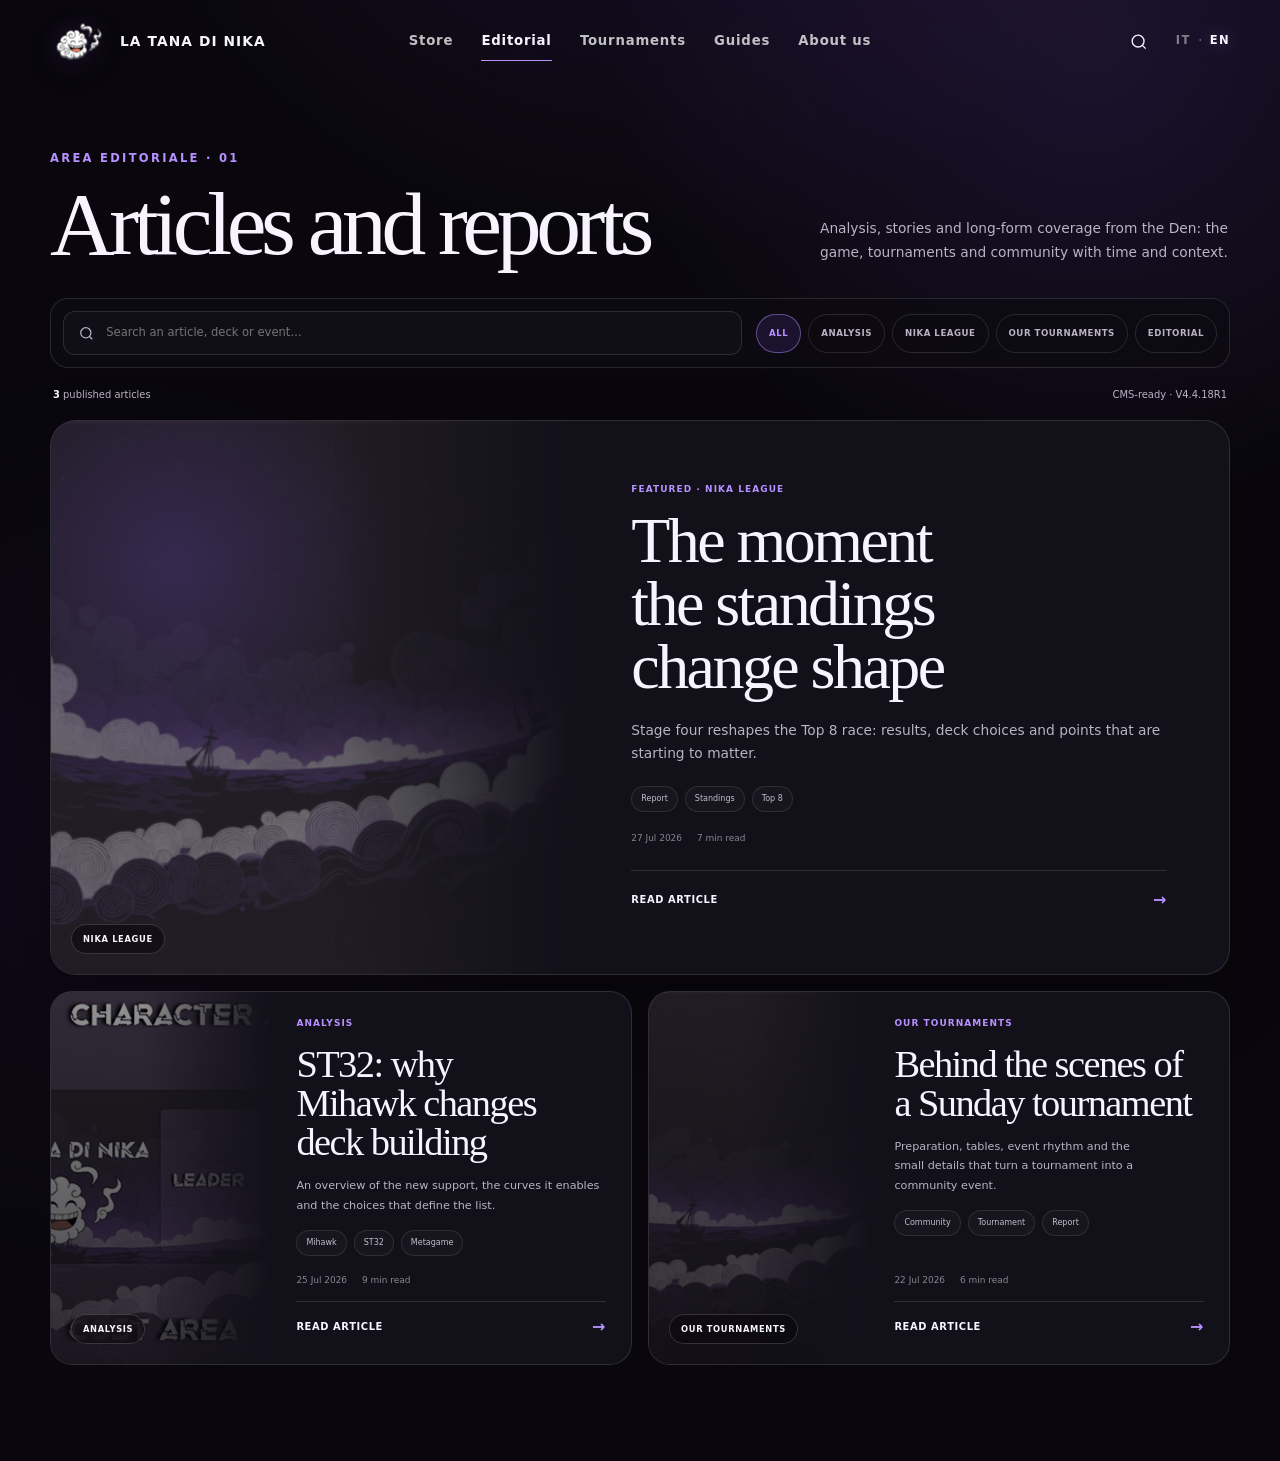
<file: editoriale/articoli/index.html>
<!doctype html>
<html lang="it">
<head>
  <meta charset="utf-8">
  <meta name="robots" content="noindex, nofollow">
  <meta name="googlebot" content="noindex, nofollow">
  <meta name="viewport" content="width=device-width, initial-scale=1">
  <meta name="description" content="Articoli, analisi e report della Tana di Nika.">
  <meta name="theme-color" content="#09070d">
  <title>Articoli e report — La Tana di Nika</title>
  <link rel="icon" type="image/png" href="../../assets/images/favicon.png?v=4.4.18R1">
  <link rel="stylesheet" href="../../css/tokens.css?v=4.4.18R2">
  <link rel="stylesheet" href="../../css/base.css?v=4.4.18R2">
  <link rel="stylesheet" href="../../css/components.css?v=4.4.18R2">
  <link rel="stylesheet" href="../../css/articles.css?v=4.4.18R2">
  <script defer src="../../js/i18n/it.js?v=4.4.18R2"></script>
  <script defer src="../../js/i18n/en.js?v=4.4.18R2"></script>
  <script defer src="../../js/config/services.js?v=4.4.18R2"></script>
  <script defer src="../../js/services/media-service.js?v=4.4.18R2"></script>
  <script defer src="../../js/data/articles.js?v=4.4.18R2"></script>
  <script defer src="../../js/components/header.js?v=4.4.18R2"></script>
  <script defer src="../../js/components/articles-page.js?v=4.4.18R2"></script>
  <script defer src="../../js/main.js?v=4.4.18R2"></script>
</head>
<body class="internal-page" data-root-prefix="../../">
  <a class="skip-link" href="#main-content" data-i18n="accessibility.skip">Vai al contenuto</a>
  <header class="site-header" data-site-header>
    <div class="site-header__inner shell">
      <a class="brand" href="../../index.html" aria-label="La Tana di Nika — Home"><span class="brand__mark" aria-hidden="true"><img src="../../assets/images/mascot-nika.png?v=4.4.18R1" alt="" width="58" height="58"></span><span class="brand__text">La Tana di Nika</span></a>
      <nav class="desktop-nav" aria-label="Navigazione principale"><a href="../../index.html#store" data-i18n="nav.store">Store</a><a class="is-active" href="../" data-i18n="nav.editorial">Editoriale</a><a href="../../tornei/" data-i18n="nav.tournaments">Tornei</a><a href="../guide-gratuite/" data-i18n="nav.guides">Guide</a><a href="../../index.html#about" data-i18n="nav.about">Chi siamo</a></nav>
      <div class="header-actions"><a class="icon-button header-search-link" href="../../index.html#search" aria-label="Ricerca"><svg viewBox="0 0 24 24" aria-hidden="true"><path d="m21 21-4.4-4.4m2.4-5.1a7.5 7.5 0 1 1-15 0 7.5 7.5 0 0 1 15 0Z"/></svg></a><div class="language-switch"><button type="button" data-language="it" aria-pressed="true">IT</button><span aria-hidden="true">·</span><button type="button" data-language="en" aria-pressed="false">EN</button></div><button class="menu-toggle" type="button" aria-expanded="false" aria-controls="mobile-menu" data-menu-toggle><span class="sr-only" data-i18n="nav.openMenu">Apri menu</span><span></span><span></span></button></div>
    </div>
    <div class="mobile-menu" id="mobile-menu" data-mobile-menu hidden><nav class="shell"><a href="../../index.html#store" data-i18n="nav.store">Store</a><a class="is-active" href="../" data-i18n="nav.editorial">Editoriale</a><a href="../../tornei/" data-i18n="nav.tournaments">Tornei</a><a href="../guide-gratuite/" data-i18n="nav.guides">Guide</a><a href="../../index.html#about" data-i18n="nav.about">Chi siamo</a><div class="mobile-menu__language"><span data-i18n="language.label">Lingua</span><div class="language-switch language-switch--mobile"><button type="button" data-language="it" aria-pressed="true">Italiano</button><button type="button" data-language="en" aria-pressed="false">English</button></div></div></nav></div>
  </header>
  <main id="main-content" class="articles-page" data-articles-page>
    <div class="shell">
      <header class="articles-head"><div><p class="eyebrow">AREA EDITORIALE · 01</p><h1 data-articles-title>Articoli e report</h1></div><p data-articles-lead>Analisi, storie e approfondimenti dalla Tana.</p></header>
      <section class="articles-toolbar" aria-label="Ricerca e filtri"><label class="articles-search"><svg viewBox="0 0 24 24" aria-hidden="true"><path d="m21 21-4.4-4.4m2.4-5.1a7.5 7.5 0 1 1-15 0 7.5 7.5 0 0 1 15 0Z"/></svg><span class="sr-only">Cerca</span><input type="search" data-articles-search autocomplete="off"></label><div class="articles-filters"><button class="articles-filter is-active" type="button" data-articles-filter="all" aria-pressed="true">Tutti</button><button class="articles-filter" type="button" data-articles-filter="analysis" aria-pressed="false">Analisi</button><button class="articles-filter" type="button" data-articles-filter="nika-league-report" aria-pressed="false">Nika League</button><button class="articles-filter" type="button" data-articles-filter="tournament-report" aria-pressed="false">I nostri tornei</button><button class="articles-filter" type="button" data-articles-filter="editorial" aria-pressed="false">Editoriale</button></div></section>
      <div class="articles-summary"><span><strong data-articles-count>0</strong> <span data-articles-count-label>articoli pubblicati</span></span><span>CMS-ready · V4.4.18R1</span></div>
      <section data-articles-featured></section>
      <section class="articles-list" data-articles-list></section>
      <section class="articles-empty" data-articles-empty hidden><h2>Nessun articolo trovato</h2><p>Prova a cambiare ricerca o categoria.</p></section>
    </div>
  </main>

  <script>
  window.addEventListener('load', () => {
    window.setTimeout(() => {
      const host = document.querySelector('[data-articles-list]');
      if (!host || document.querySelector('.articles-feature, .article-card')) return;
      host.innerHTML = `<div class="content-load-error"><strong>Contenuto non caricato</strong><p>Gli articoli non hanno ricevuto i file dati o JavaScript necessari. Verifica che le nuove cartelle e i nuovi file della patch siano stati caricati integralmente.</p></div>`;
    }, 1800);
  });
  </script>
</body>
</html>
</file>
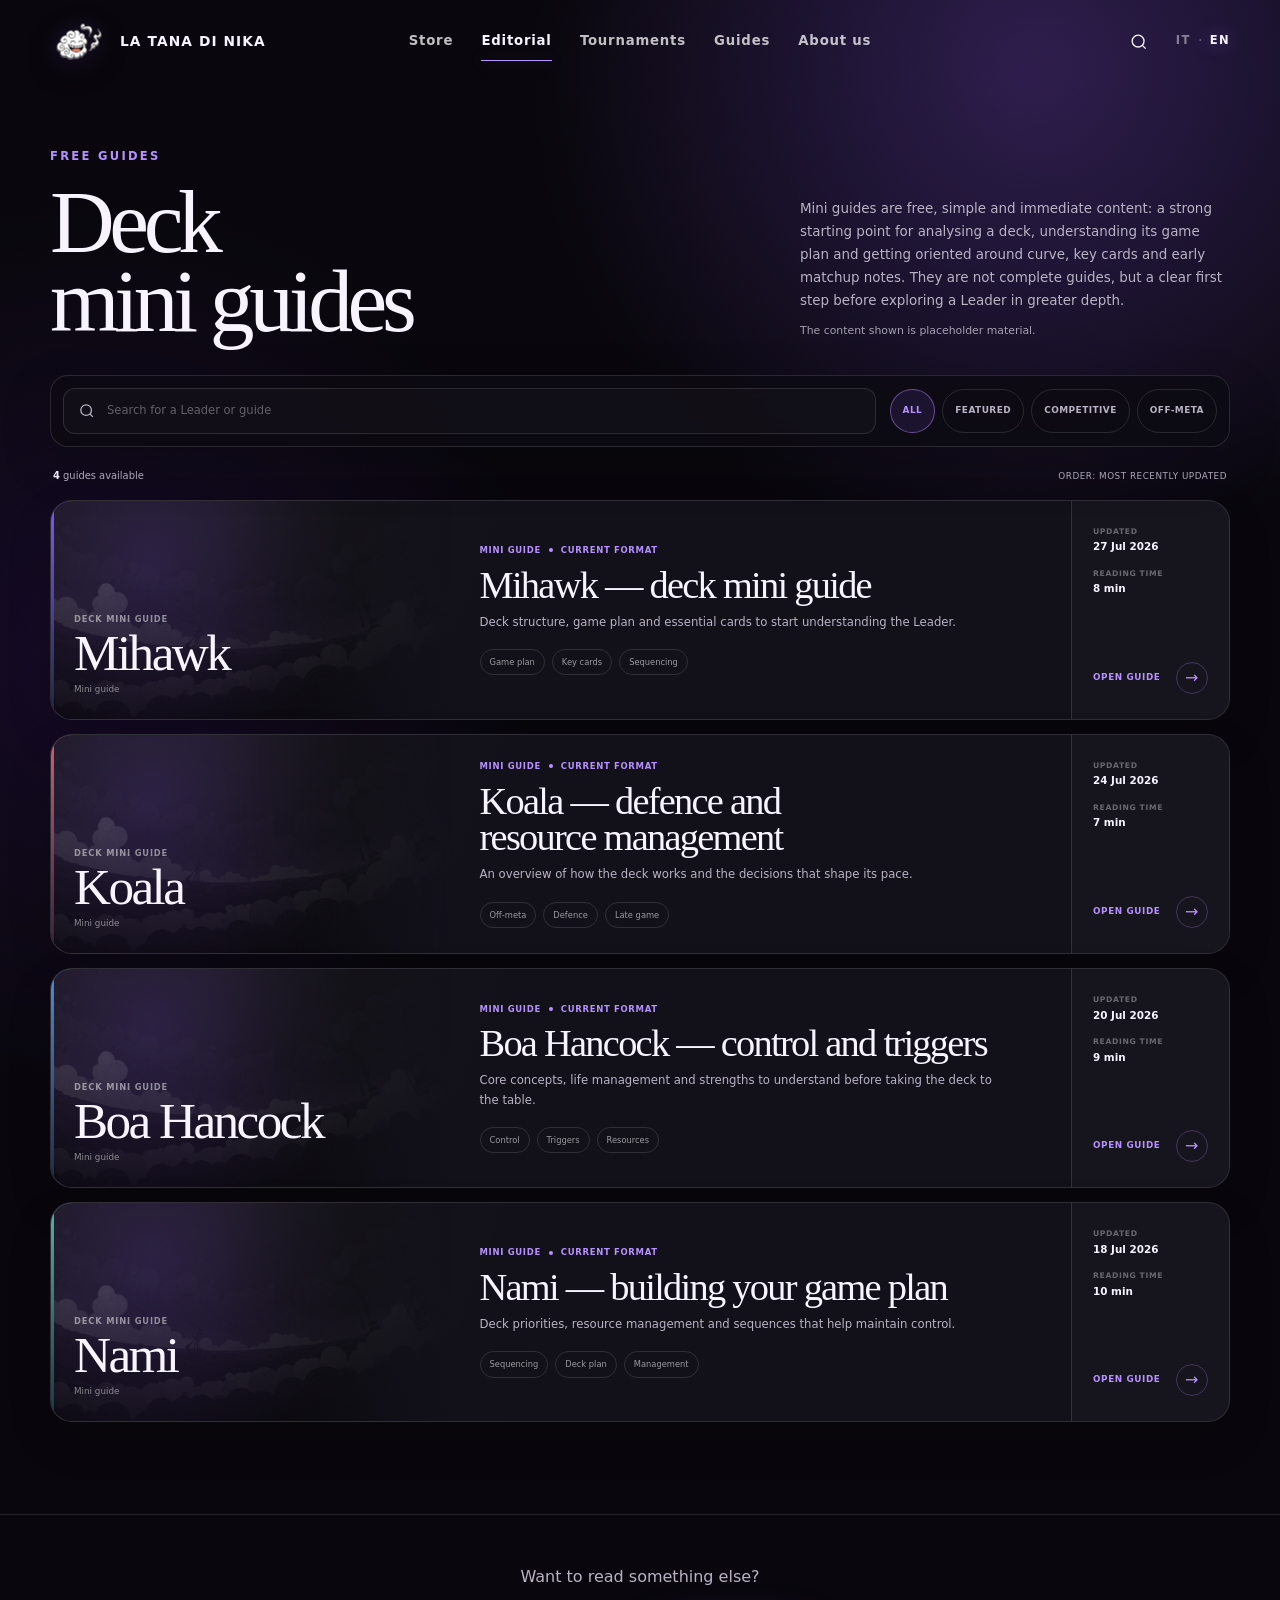
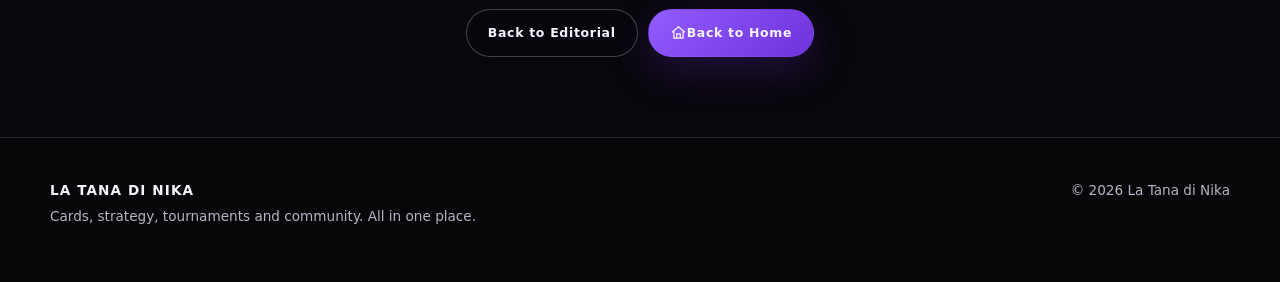
<file: editoriale/guide-gratuite/index.html>
<!doctype html>
<html lang="it">
<head>
  <meta charset="utf-8">
  <meta name="robots" content="noindex, nofollow">
  <meta name="googlebot" content="noindex, nofollow">
  <meta name="viewport" content="width=device-width, initial-scale=1">
  <meta name="theme-color" content="#09070d">
  <title>Mini guide ai mazzi — La Tana di Nika</title>
  <link rel="icon" type="image/png" href="../../assets/images/favicon.png?v=4.4.18R1">
  <link rel="stylesheet" href="../../css/tokens.css?v=4.4.18R2">
  <link rel="stylesheet" href="../../css/base.css?v=4.4.18R2">
  <link rel="stylesheet" href="../../css/components.css?v=4.4.18R2">
  <link rel="stylesheet" href="../../css/pages.css?v=4.4.18R2">
  <link rel="stylesheet" href="../../css/free-guides.css?v=4.4.18R2">
  <script defer src="../../js/i18n/it.js?v=4.4.18R2"></script>
  <script defer src="../../js/i18n/en.js?v=4.4.18R2"></script>
  <script defer src="../../js/data/free-guides.js?v=4.4.18R2"></script>
  <script defer src="../../js/components/header.js?v=4.4.18R2"></script>
  <script defer src="../../js/components/free-guides-page.js?v=4.4.18R2"></script>
  <script defer src="../../js/main.js?v=4.4.18R2"></script>
</head>
<body class="internal-page" data-root-prefix="../../">
  <a class="skip-link" href="#main-content" data-i18n="accessibility.skip">Vai al contenuto</a>
  <header class="site-header" data-site-header>
    <div class="site-header__inner shell">
      <a class="brand" href="../../index.html" aria-label="La Tana di Nika — Home"><span class="brand__mark" aria-hidden="true"><img src="../../assets/images/mascot-nika.png?v=4.4.18R1" alt="" width="58" height="58"></span><span class="brand__text">La Tana di Nika</span></a>
      <nav class="desktop-nav" aria-label="Navigazione principale" data-i18n-aria-label="accessibility.mainNav"><a href="../../index.html#store" data-i18n="nav.store">Store</a><a class="is-active" href="../" data-i18n="nav.editorial">Editoriale</a><a href="../../tornei/" data-i18n="nav.tournaments">Tornei</a><a href="./" data-i18n="nav.guides">Guide</a><a href="../../index.html#about" data-i18n="nav.about">Chi siamo</a></nav>
      <div class="header-actions"><a class="icon-button header-search-link" href="../../index.html#search" aria-label="Ricerca" data-i18n-aria-label="accessibility.search"><svg viewBox="0 0 24 24" aria-hidden="true"><path d="m21 21-4.4-4.4m2.4-5.1a7.5 7.5 0 1 1-15 0 7.5 7.5 0 0 1 15 0Z"/></svg></a><div class="language-switch"><button type="button" data-language="it" aria-pressed="true">IT</button><span aria-hidden="true">·</span><button type="button" data-language="en" aria-pressed="false">EN</button></div><button class="menu-toggle" type="button" aria-expanded="false" aria-controls="mobile-menu" data-menu-toggle><span class="sr-only" data-i18n="nav.openMenu">Apri menu</span><span></span><span></span></button></div>
    </div>
    <div class="mobile-menu" id="mobile-menu" data-mobile-menu hidden><nav class="shell" aria-label="Navigazione principale" data-i18n-aria-label="accessibility.mainNav"><a href="../../index.html#store" data-i18n="nav.store">Store</a><a class="is-active" href="../" data-i18n="nav.editorial">Editoriale</a><a href="../../tornei/" data-i18n="nav.tournaments">Tornei</a><a href="./" data-i18n="nav.guides">Guide</a><a href="../../index.html#about" data-i18n="nav.about">Chi siamo</a><div class="mobile-menu__language"><span data-i18n="language.label">Lingua</span><div class="language-switch language-switch--mobile"><button type="button" data-language="it" aria-pressed="true">Italiano</button><button type="button" data-language="en" aria-pressed="false">English</button></div></div></nav></div>
  </header>

  <main id="main-content" class="free-guides-page" data-free-guides-page>
    <div class="shell">
      <header class="free-guides-head">
        <div>
          <p class="eyebrow" data-i18n="freeGuidesPage.eyebrow">GUIDE GRATUITE</p>
          <h1 data-i18n="freeGuidesPage.title">Mini guide<br>ai mazzi</h1>
        </div>
        <p class="free-guides-head__copy"><span data-i18n="freeGuidesPage.lead">Le mini guide sono contenuti gratuiti, semplici e immediati: un’ottima base per iniziare ad analizzare un mazzo, comprenderne il piano di gioco e orientarsi tra curva, carte chiave e primi accenni ai matchup. Non sono guide complete, ma un punto di partenza chiaro per conoscere il Leader prima di approfondirlo.</span><span class="free-guides-head__note" data-i18n="freeGuidesPage.provisional">I contenuti mostrati sono esempi provvisori.</span></p>
      </header>

      <section class="free-guides-toolbar" aria-label="Filtri delle guide" data-i18n-aria-label="accessibility.guideFilters">
        <label class="free-guides-search">
          <svg viewBox="0 0 24 24" aria-hidden="true"><path d="m21 21-4.4-4.4m2.4-5.1a7.5 7.5 0 1 1-15 0 7.5 7.5 0 0 1 15 0Z"/></svg>
          <span class="sr-only" data-i18n="freeGuidesPage.searchLabel">Cerca tra le mini guide</span>
          <input type="search" autocomplete="off" data-free-guides-search data-i18n-placeholder="freeGuidesPage.searchPlaceholder" placeholder="Cerca un Leader o una guida">
        </label>
        <div class="free-guides-filters" aria-label="Categorie delle guide" data-i18n-aria-label="accessibility.guideCategories">
          <button class="free-guides-filter is-active" type="button" data-free-guides-filter="all" aria-pressed="true" data-i18n="freeGuidesPage.filterAll">Tutte</button>
          <button class="free-guides-filter" type="button" data-free-guides-filter="featured" aria-pressed="false" data-i18n="freeGuidesPage.filterFeatured">In evidenza</button>
          <button class="free-guides-filter" type="button" data-free-guides-filter="competitive" aria-pressed="false" data-i18n="freeGuidesPage.filterCompetitive">Competitive</button>
          <button class="free-guides-filter" type="button" data-free-guides-filter="off-meta" aria-pressed="false" data-i18n="freeGuidesPage.filterOffMeta">Off-meta</button>
        </div>
      </section>

      <div class="free-guides-summary">
        <span><strong data-free-guides-count>0</strong> <span data-free-guides-count-label>guide disponibili</span></span>
        <span data-i18n="freeGuidesPage.sortLabel">Ordine: aggiornamento più recente</span>
      </div>

      <section class="free-guides-list" data-free-guides-list aria-live="polite"></section>

      <div class="free-guides-empty" data-free-guides-empty hidden>
        <strong data-i18n="freeGuidesPage.emptyTitle">Ancora non c’è una guida per questo mazzo, siamo spiacenti.</strong>
        <span data-i18n="freeGuidesPage.emptyText">Il nostro archivio è in continuo aggiornamento. Prova a cercare un altro Leader.</span>
      </div>
    </div>
  </main>

  <section class="page-return"><div class="shell"><p data-i18n="freeGuidesPage.returnText">Vuoi leggere altro?</p><div class="page-return__actions"><a class="button button--ghost" href="../" data-i18n="freeGuidesPage.returnEditorial">Torna all’Area Editoriale</a><a class="button button--primary button--home" href="../../index.html"><svg viewBox="0 0 24 24" aria-hidden="true"><path d="M3 11.5 12 4l9 7.5M5.5 10v10h13V10M9.5 20v-6h5v6"/></svg><span data-i18n="freeGuidesPage.returnHome">Torna alla Home</span></a></div></div></section>
  <footer class="site-footer"><div class="shell site-footer__inner"><div><p class="site-footer__brand">La Tana di Nika</p><p data-i18n="footer.claim">Carte, strategia, tornei e community. Tutto nello stesso luogo.</p></div><p>© <span data-current-year></span> La Tana di Nika</p></div></footer>
</body>
</html>
</file>
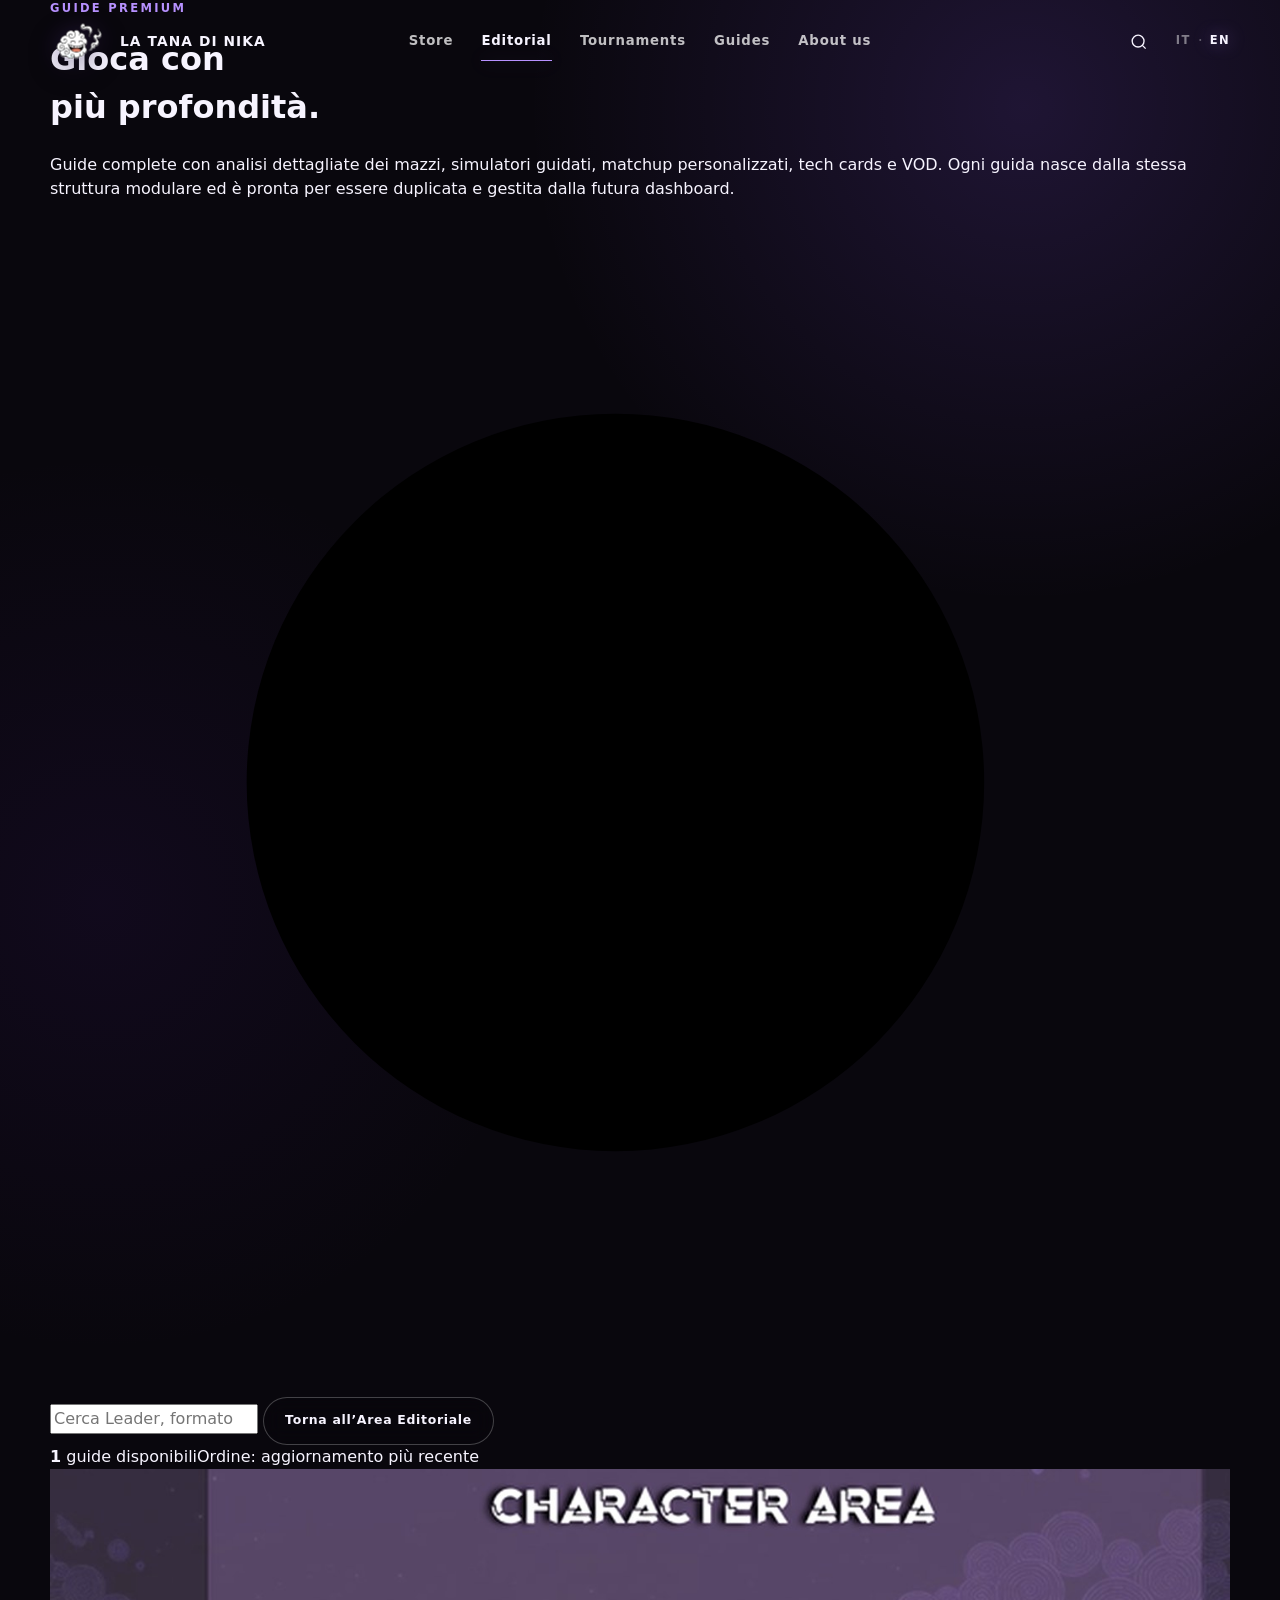
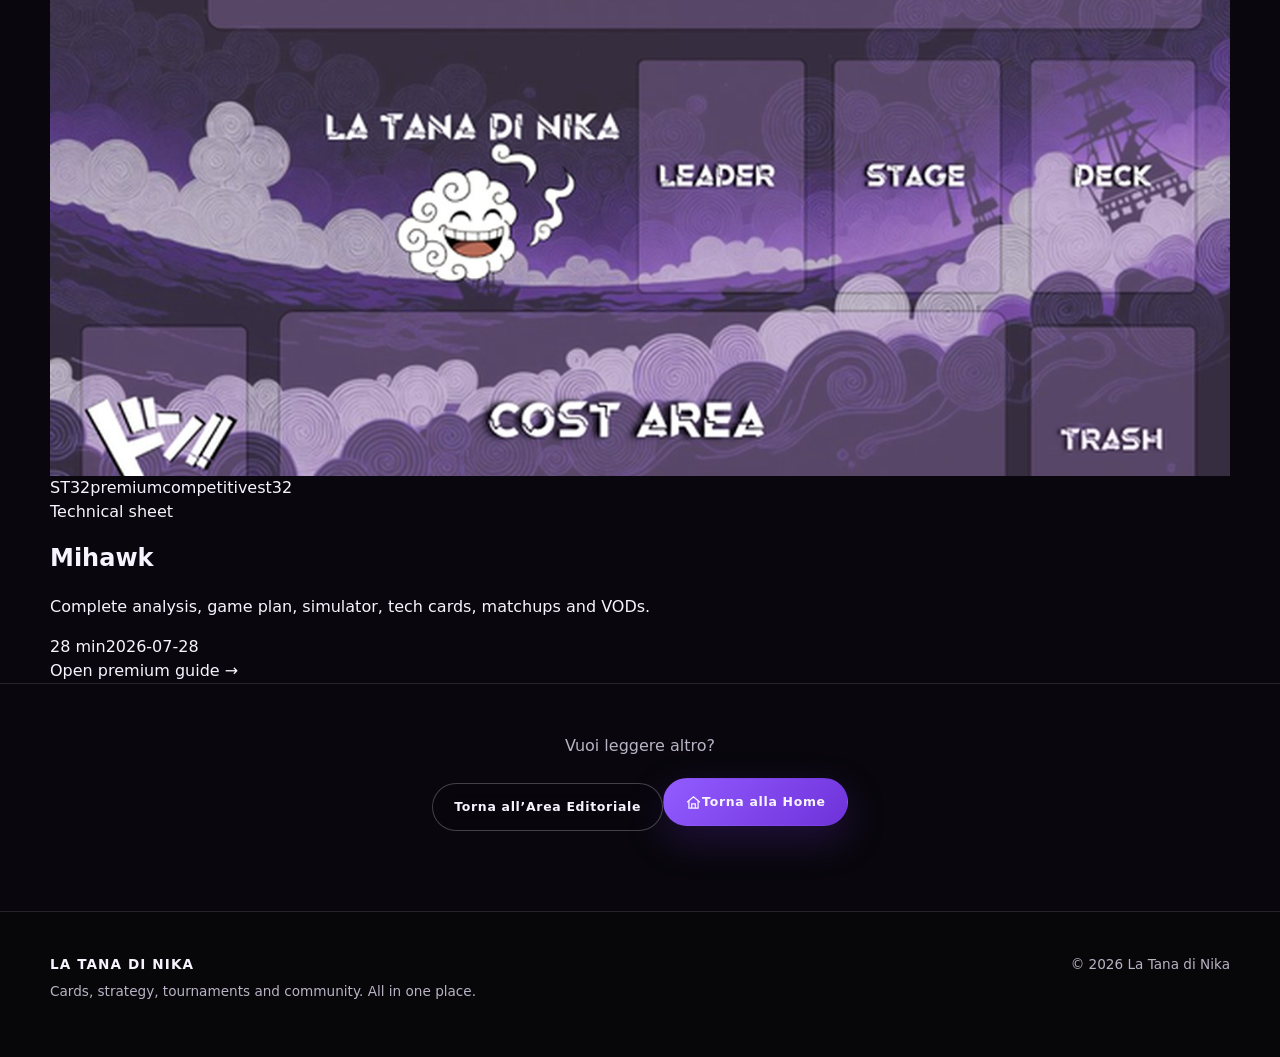
<file: editoriale/guide-premium/index.html>
<!doctype html>
<html lang="it">
<head>
  <meta charset="utf-8">
  <meta name="robots" content="noindex, nofollow">
  <meta name="googlebot" content="noindex, nofollow">
  <meta name="viewport" content="width=device-width, initial-scale=1">
  <meta name="description" content="Guide premium La Tana di Nika: analisi approfondite, simulatori, matchup, tech cards e VOD per il One Piece Card Game.">
  <meta name="theme-color" content="#09070d">
  <title>Guide premium — La Tana di Nika</title>
  <link rel="icon" type="image/png" href="../../assets/images/favicon.png?v=4.4.18R1">
  <link rel="stylesheet" href="../../css/tokens.css?v=4.4.18R2">
  <link rel="stylesheet" href="../../css/base.css?v=4.4.18R2">
  <link rel="stylesheet" href="../../css/components.css?v=4.4.18R2">
  <link rel="stylesheet" href="../../css/pages.css?v=4.4.18R2">
  <script defer src="../../js/i18n/it.js?v=4.4.18R2"></script>
  <script defer src="../../js/i18n/en.js?v=4.4.18R2"></script>
  <script defer src="../../js/data/premium-guides.js?v=4.4.18R2"></script>
  <script defer src="../../js/components/header.js?v=4.4.18R2"></script>
  <script defer src="../../js/components/premium-guides-page.js?v=4.4.18R2"></script>
  <script defer src="../../js/main.js?v=4.4.18R2"></script>
</head>
<body class="internal-page" data-root-prefix="../../">
  <a class="skip-link" href="#main-content" data-i18n="accessibility.skip">Vai al contenuto</a>
  <header class="site-header" data-site-header>
    <div class="site-header__inner shell">
      <a class="brand" href="../../index.html" aria-label="La Tana di Nika — Home"><span class="brand__mark" aria-hidden="true"><img src="../../assets/images/mascot-nika.png?v=4.4.18R1" alt="" width="58" height="58"></span><span class="brand__text">La Tana di Nika</span></a>
      <nav class="desktop-nav" aria-label="Navigazione principale" data-i18n-aria-label="accessibility.mainNav"><a href="../../index.html#store" data-i18n="nav.store">Store</a><a class="is-active" href="../" data-i18n="nav.editorial">Editoriale</a><a href="../../tornei/" data-i18n="nav.tournaments">Tornei</a><a href="../guide-gratuite/" data-i18n="nav.guides">Guide</a><a href="../../index.html#about" data-i18n="nav.about">Chi siamo</a></nav>
      <div class="header-actions"><a class="icon-button header-search-link" href="../../index.html#search" aria-label="Ricerca" data-i18n-aria-label="accessibility.search"><svg viewBox="0 0 24 24" aria-hidden="true"><path d="m21 21-4.4-4.4m2.4-5.1a7.5 7.5 0 1 1-15 0 7.5 7.5 0 0 1 15 0Z"/></svg></a><div class="language-switch"><button type="button" data-language="it" aria-pressed="true">IT</button><span aria-hidden="true">·</span><button type="button" data-language="en" aria-pressed="false">EN</button></div><button class="menu-toggle" type="button" aria-expanded="false" aria-controls="mobile-menu" data-menu-toggle><span class="sr-only" data-i18n="nav.openMenu">Apri menu</span><span></span><span></span></button></div>
    </div>
    <div class="mobile-menu" id="mobile-menu" data-mobile-menu hidden><nav class="shell" aria-label="Navigazione principale" data-i18n-aria-label="accessibility.mainNav"><a href="../../index.html#store" data-i18n="nav.store">Store</a><a class="is-active" href="../" data-i18n="nav.editorial">Editoriale</a><a href="../../tornei/" data-i18n="nav.tournaments">Tornei</a><a href="../guide-gratuite/" data-i18n="nav.guides">Guide</a><a href="../../index.html#about" data-i18n="nav.about">Chi siamo</a><div class="mobile-menu__language"><span data-i18n="language.label">Lingua</span><div class="language-switch language-switch--mobile"><button type="button" data-language="it" aria-pressed="true">Italiano</button><button type="button" data-language="en" aria-pressed="false">English</button></div></div></nav></div>
  </header>

  <main id="main-content" class="premium-guides-page" data-premium-guides-page>
    <div class="shell">
      <header class="premium-guides-head">
        <div><p class="eyebrow">GUIDE PREMIUM</p><h1>Gioca con<br>più profondità.</h1></div>
        <p class="premium-guides-head__copy">Guide complete con analisi dettagliate dei mazzi, simulatori guidati, matchup personalizzati, tech cards e VOD. Ogni guida nasce dalla stessa struttura modulare ed è pronta per essere duplicata e gestita dalla futura dashboard.</p>
      </header>

      <section class="premium-guides-toolbar" aria-label="Ricerca guide premium">
        <label class="premium-guides-search"><svg viewBox="0 0 24 24" aria-hidden="true"><path d="m21 21-4.4-4.4m2.4-5.1a7.5 7.5 0 1 1-15 0 7.5 7.5 0 0 1 15 0Z"/></svg><span class="sr-only">Cerca tra le guide premium</span><input type="search" autocomplete="off" data-premium-guides-search placeholder="Cerca Leader, formato o guida"></label>
        <a class="button button--ghost" href="../">Torna all’Area Editoriale</a>
      </section>

      <div class="premium-guides-summary"><span><strong data-premium-guides-count>0</strong> guide disponibili</span><span>Ordine: aggiornamento più recente</span></div>
      <section class="premium-guides-list" data-premium-guides-list aria-live="polite"></section>
      <div class="premium-guides-empty" data-premium-guides-empty hidden><strong>Nessuna guida premium trovata.</strong><span>Prova a cercare un altro Leader o formato.</span></div>
    </div>
  </main>

  <section class="page-return"><div class="shell"><p>Vuoi leggere altro?</p><div class="page-return__actions"><a class="button button--ghost" href="../">Torna all’Area Editoriale</a><a class="button button--primary button--home" href="../../index.html"><svg viewBox="0 0 24 24" aria-hidden="true"><path d="M3 11.5 12 4l9 7.5M5.5 10v10h13V10M9.5 20v-6h5v6"/></svg><span>Torna alla Home</span></a></div></div></section>
  <footer class="site-footer"><div class="shell site-footer__inner"><div><p class="site-footer__brand">La Tana di Nika</p><p data-i18n="footer.claim">Carte, strategia, tornei e community. Tutto nello stesso luogo.</p></div><p>© <span data-current-year></span> La Tana di Nika</p></div></footer>

  <script>
  window.addEventListener('load', () => {
    window.setTimeout(() => {
      const host = document.querySelector('[data-premium-guides-list]');
      if (!host || document.querySelector('.premium-guide-card')) return;
      host.innerHTML = `<div class="content-load-error"><strong>Contenuto non caricato</strong><p>La pagina non ha ricevuto i file dati o JavaScript necessari. Ricarica forzatamente la pagina; se il problema resta, verifica che le cartelle css, js e assets siano state caricate integralmente.</p></div>`;
    }, 1800);
  });
  </script>
</body>
</html>
</file>
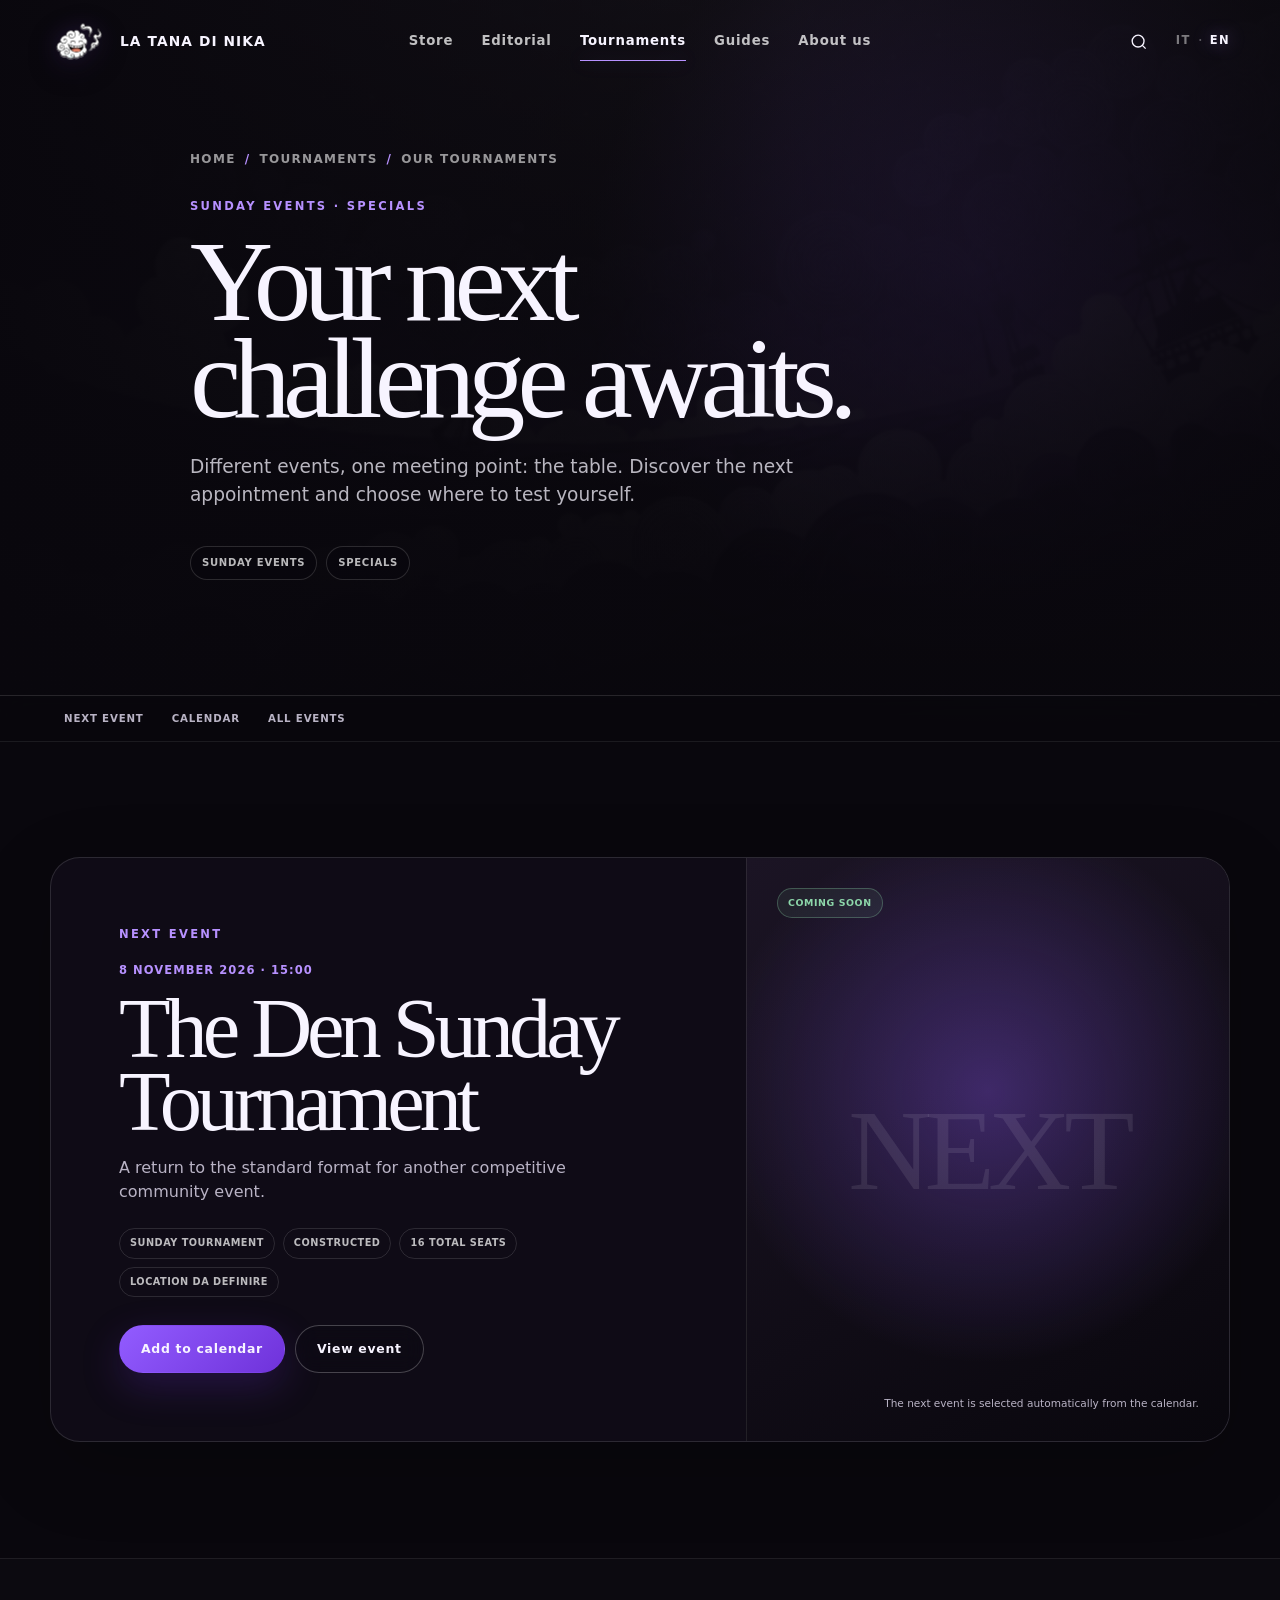
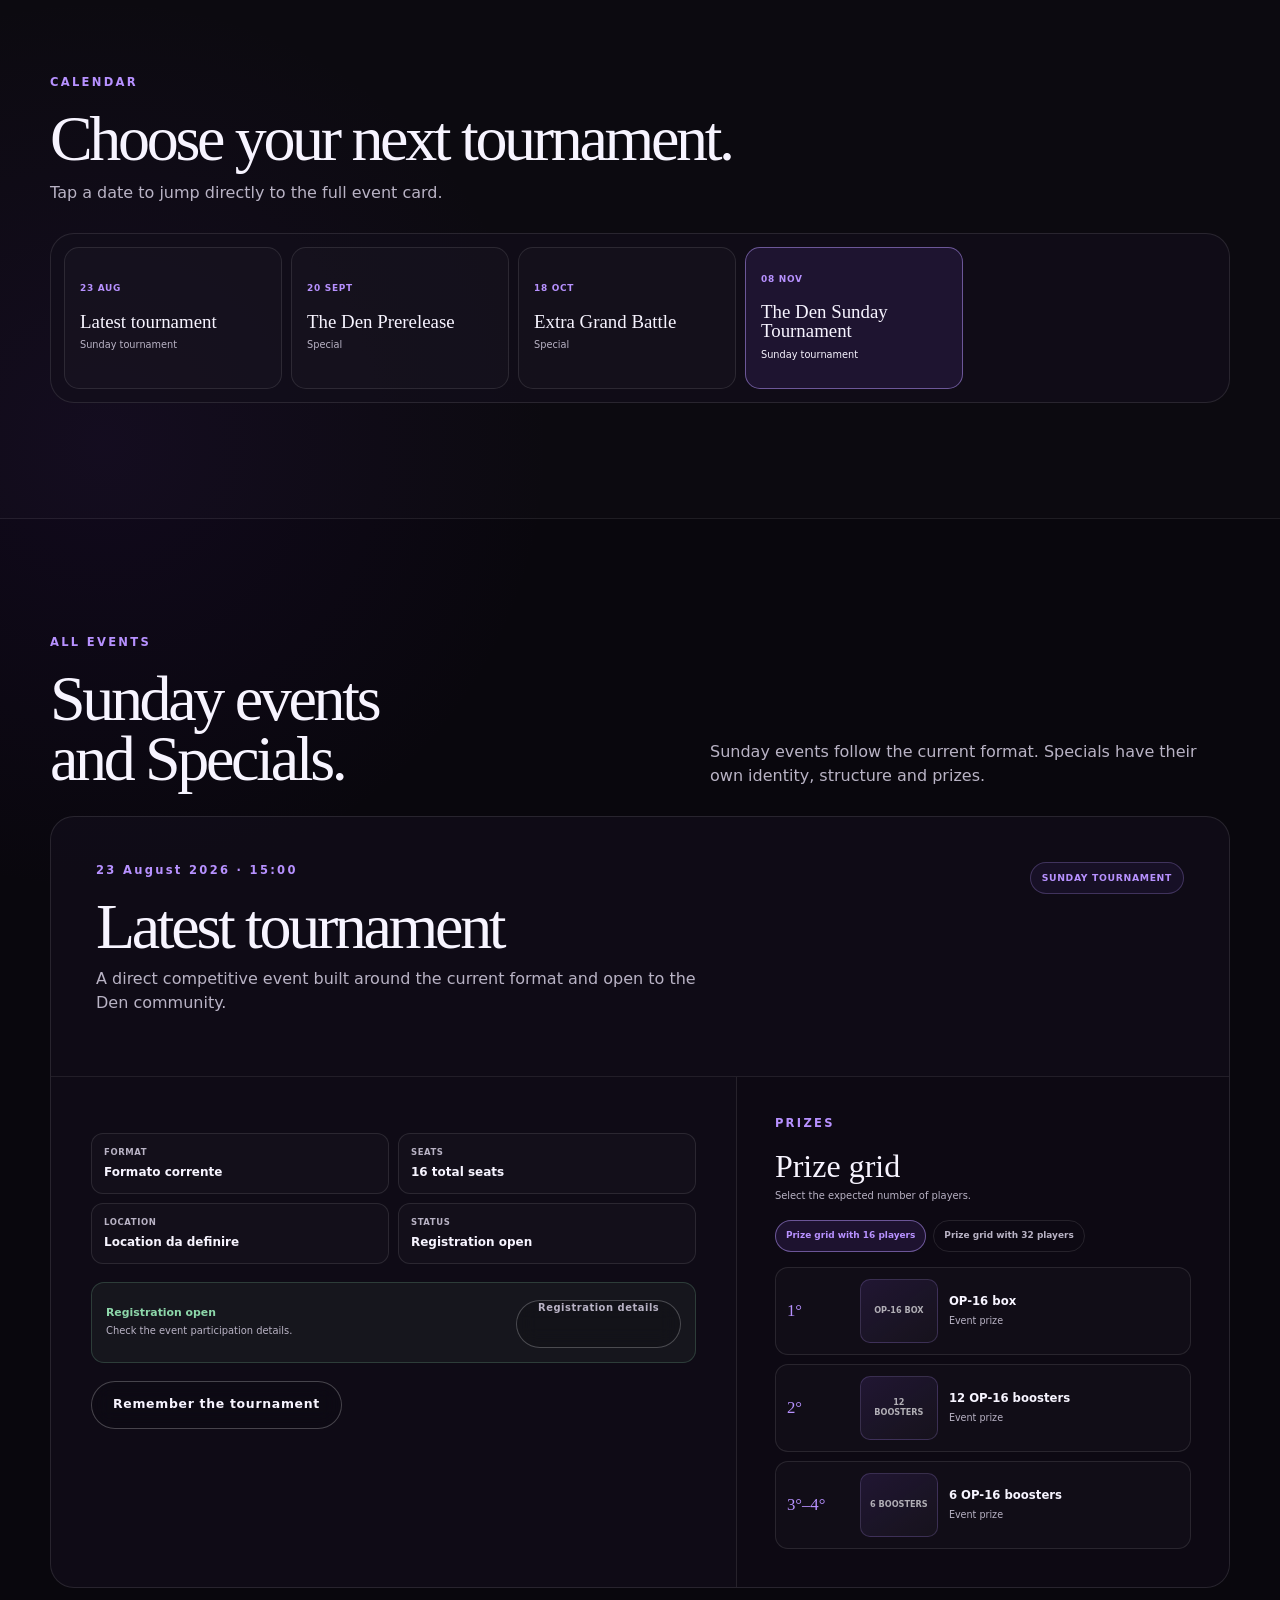
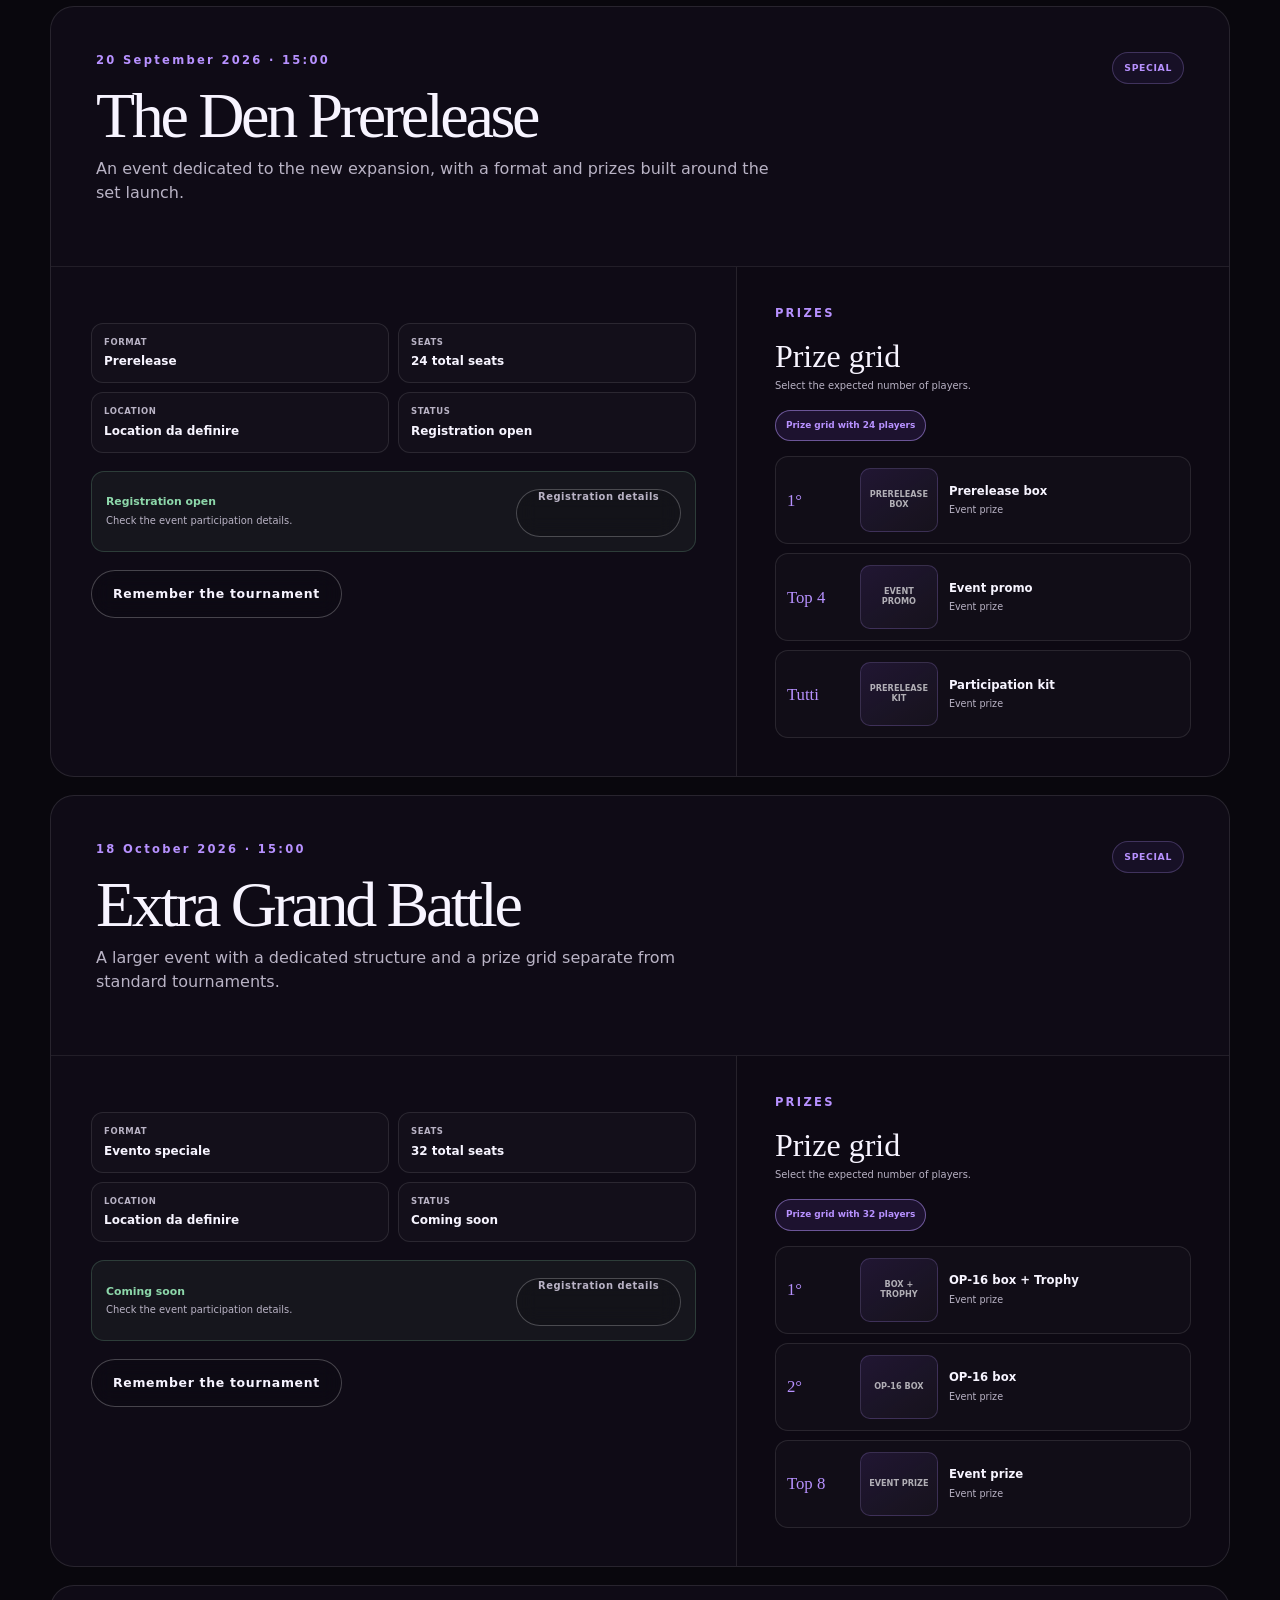
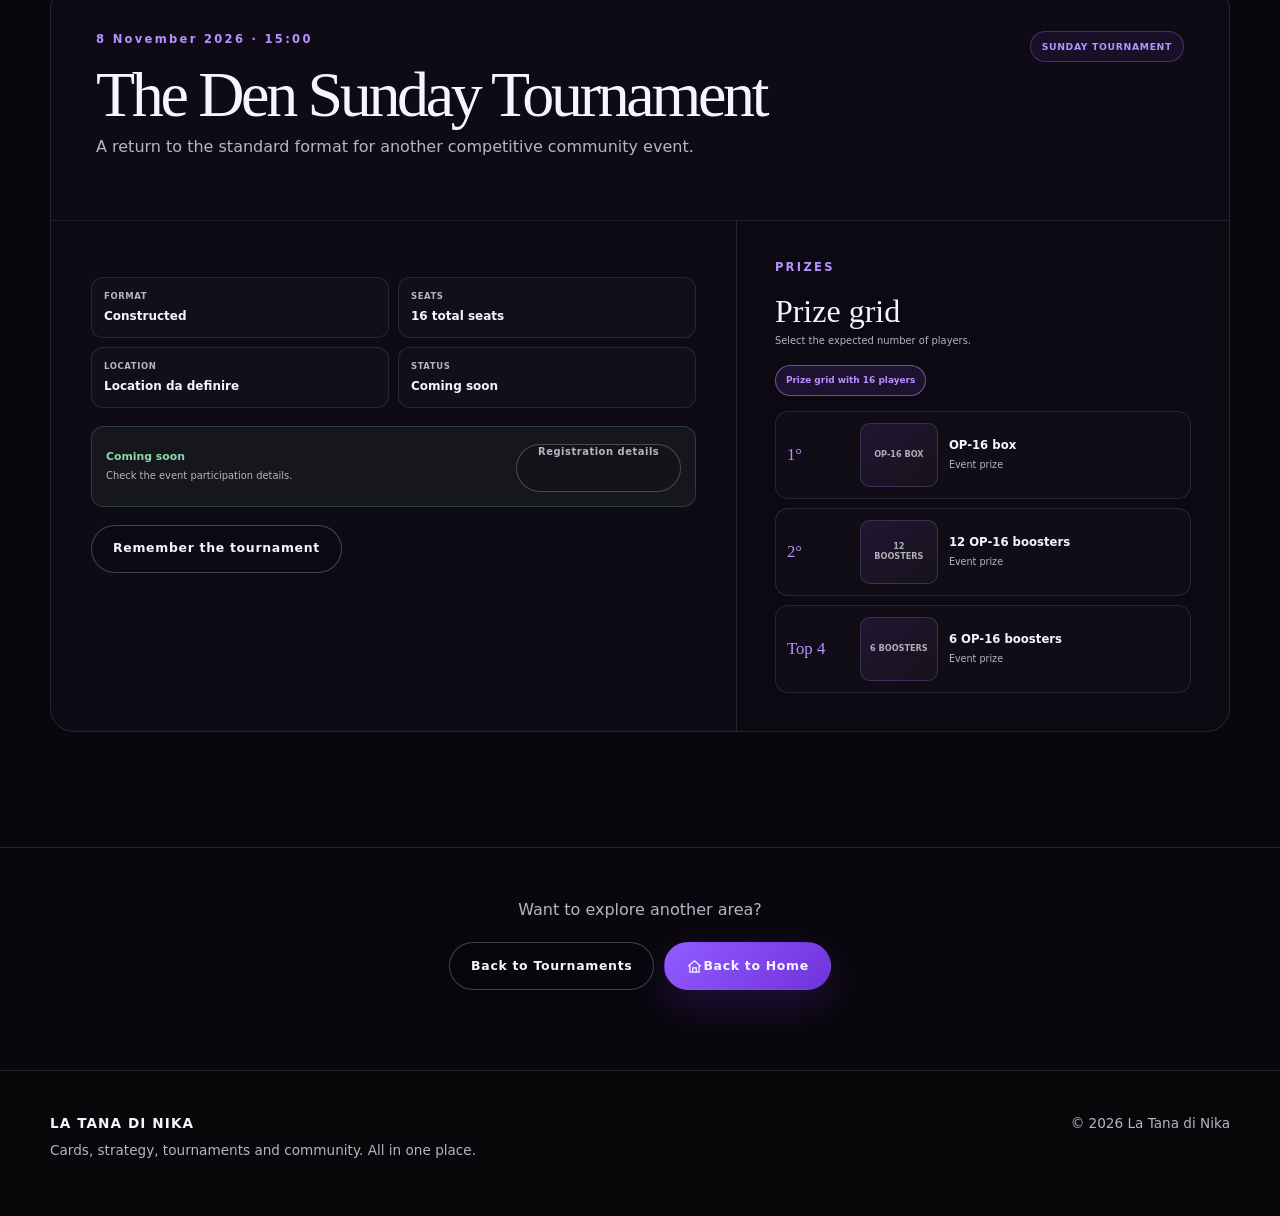
<file: tornei/i-nostri-tornei/index.html>
<!doctype html>
<html lang="it">
<head>
  <meta charset="utf-8">
  <meta name="robots" content="noindex, nofollow">
  <meta name="googlebot" content="noindex, nofollow">
  <meta name="viewport" content="width=device-width, initial-scale=1">
  <meta name="description" content="Calendario dei local, domenicali ed eventi speciali della Tana di Nika.">
  <meta name="theme-color" content="#09070d">
  <title>I nostri tornei — La Tana di Nika</title>

  <link rel="icon" type="image/png" href="../../assets/images/favicon.png?v=4.4.18R1">
  <link rel="stylesheet" href="../../css/tokens.css?v=4.4.18R2">
  <link rel="stylesheet" href="../../css/base.css?v=4.4.18R2">
  <link rel="stylesheet" href="../../css/components.css?v=4.4.18R2">
  <link rel="stylesheet" href="../../css/pages.css?v=4.4.18R2">
  <link rel="stylesheet" href="../../css/community-events.css?v=4.4.18R2">

  <script defer src="../../js/i18n/it.js?v=4.4.18R2"></script>
  <script defer src="../../js/i18n/en.js?v=4.4.18R2"></script>
  <script defer src="../../js/data/tournaments.js?v=4.4.18R2"></script>
  <script defer src="../../js/components/tournament-utils.js?v=4.4.18R2"></script>
  <script defer src="../../js/components/header.js?v=4.4.18R2"></script>
  <script defer src="../../js/components/community-events-page.js?v=4.4.18R2"></script>
  <script defer src="../../js/main.js?v=4.4.18R2"></script>
</head>
<body class="internal-page" data-root-prefix="../../">
  <a class="skip-link" href="#main-content" data-i18n="accessibility.skip">Vai al contenuto</a>
  <header class="site-header" data-site-header>
    <div class="site-header__inner shell"><a class="brand" href="../../index.html" aria-label="La Tana di Nika — Home"><span class="brand__mark" aria-hidden="true"><img src="../../assets/images/mascot-nika.png?v=4.4.18R1" alt="" width="58" height="58" decoding="async" fetchpriority="high"></span><span class="brand__text">La Tana di Nika</span></a><nav class="desktop-nav" aria-label="Navigazione principale"><a href="../../index.html#store" data-i18n="nav.store">Store</a><a href="../../editoriale/" data-i18n="nav.editorial">Editoriale</a><a class="is-active" href="../" data-i18n="nav.tournaments">Tornei</a><a href="../../index.html#guides" data-i18n="nav.guides">Guide</a><a href="../../index.html#about" data-i18n="nav.about">Chi siamo</a></nav><div class="header-actions"><a class="icon-button header-search-link" href="../../index.html#search" aria-label="Ricerca"><svg viewBox="0 0 24 24" aria-hidden="true"><path d="m21 21-4.4-4.4m2.4-5.1a7.5 7.5 0 1 1-15 0 7.5 7.5 0 0 1 15 0Z"/></svg></a><div class="language-switch" aria-label="Selezione lingua"><button type="button" data-language="it" aria-pressed="true">IT</button><span aria-hidden="true">·</span><button type="button" data-language="en" aria-pressed="false">EN</button></div><button class="menu-toggle" type="button" aria-expanded="false" aria-controls="mobile-menu" data-menu-toggle><span class="sr-only" data-i18n="nav.openMenu">Apri menu</span><span></span><span></span></button></div></div>
    <div class="mobile-menu" id="mobile-menu" data-mobile-menu hidden><nav aria-label="Navigazione mobile" class="shell"><a href="../../index.html#store" data-i18n="nav.store">Store</a><a href="../../editoriale/" data-i18n="nav.editorial">Editoriale</a><a class="is-active" href="../" data-i18n="nav.tournaments">Tornei</a><a href="../../index.html#guides" data-i18n="nav.guides">Guide</a><a href="../../index.html#about" data-i18n="nav.about">Chi siamo</a><div class="mobile-menu__language"><span data-i18n="language.label">Lingua</span><div class="language-switch language-switch--mobile"><button type="button" data-language="it" aria-pressed="true">Italiano</button><button type="button" data-language="en" aria-pressed="false">English</button></div></div></nav></div>
  </header>

  <main id="main-content" data-community-events-page>
    <section class="internal-hero community-events-hero">
      <div class="shell internal-hero__content">
        <nav class="breadcrumb" aria-label="Breadcrumb">
          <a href="../../index.html" data-i18n="communityEventsPage.breadcrumbHome">Home</a><span aria-hidden="true">/</span>
          <a href="../" data-i18n="communityEventsPage.breadcrumbTournaments">Tornei</a><span aria-hidden="true">/</span>
          <span data-i18n="communityEventsPage.breadcrumbCurrent">I nostri tornei</span>
        </nav>
        <p class="eyebrow" data-i18n="communityEventsPage.heroEyebrow">DOMENICALI · SPECIALI</p>
        <h1 data-i18n="communityEventsPage.heroTitle">La prossima sfida ti aspetta.</h1>
        <p class="internal-hero__lead" data-i18n="communityEventsPage.heroLead">Eventi diversi, un unico punto d’incontro: il tavolo. Scopri il prossimo appuntamento e scegli dove metterti in gioco.</p>
        <div class="community-events-hero__types" aria-label="Tipologie di torneo">
          <span data-i18n="communityEventsPage.typeSunday">Domenicali</span>
          <span data-i18n="communityEventsPage.typeSpecial">Speciali</span>
        </div>
      </div>
    </section>

    <nav class="community-events-nav" aria-label="Navigazione pagina">
      <div class="shell">
        <a href="#next-event" data-i18n="communityEventsPage.navNext">Prossimo evento</a>
        <a href="#event-calendar" data-i18n="communityEventsPage.navCalendar">Calendario</a>
        <a href="#all-events" data-i18n="communityEventsPage.navAll">Tutti gli eventi</a>
      </div>
    </nav>

    <section class="community-overview" id="next-event">
      <div class="shell"><article class="community-spotlight" data-next-community-event></article></div>
    </section>

    <section class="community-calendar" id="event-calendar" aria-labelledby="community-calendar-title">
      <div class="shell">
        <div class="community-section-head">
          <p class="eyebrow" data-i18n="communityEventsPage.calendarEyebrow">CALENDARIO</p>
          <h2 id="community-calendar-title" data-i18n="communityEventsPage.calendarTitle">Scegli il tuo prossimo torneo.</h2>
          <p data-i18n="communityEventsPage.calendarText">Tocca una data per raggiungere direttamente la scheda completa dell’evento.</p>
        </div>
        <div class="community-calendar__rail" data-community-calendar></div>
      </div>
    </section>

    <section class="community-events-list-section" id="all-events" aria-labelledby="community-events-list-title">
      <div class="shell">
        <div class="community-section-head community-section-head--split">
          <div>
            <p class="eyebrow" data-i18n="communityEventsPage.eventsEyebrow">TUTTI GLI EVENTI</p>
            <h2 id="community-events-list-title" data-i18n="communityEventsPage.eventsTitle">Domenicali e Speciali.</h2>
          </div>
          <p data-i18n="communityEventsPage.eventsText">I Domenicali seguono il formato in corso. Gli Speciali hanno identità, struttura e premi dedicati.</p>
        </div>
        <div class="community-events-stack" data-community-events-list></div>
      </div>
    </section>

    <section class="page-return"><div class="shell"><p data-i18n="communityEventsPage.returnText">Vuoi esplorare un’altra area?</p><div class="page-return__actions"><a class="button button--ghost" href="../" data-i18n="communityEventsPage.returnTournaments">Torna ai Tornei</a><a class="button button--primary button--home" href="../../index.html"><svg viewBox="0 0 24 24" aria-hidden="true"><path d="M3 11.5 12 4l9 7.5M5.5 10v10h13V10M9.5 20v-6h5v6"/></svg><span data-i18n="communityEventsPage.returnHome">Torna alla Home</span></a></div></div></section>
  </main>

  <footer class="site-footer"><div class="shell site-footer__inner"><div><p class="site-footer__brand">La Tana di Nika</p><p data-i18n="footer.claim">Carte, strategia, tornei e community. Tutto nello stesso luogo.</p></div><p>© <span data-current-year></span> La Tana di Nika</p></div></footer>
</body>
</html>
</file>
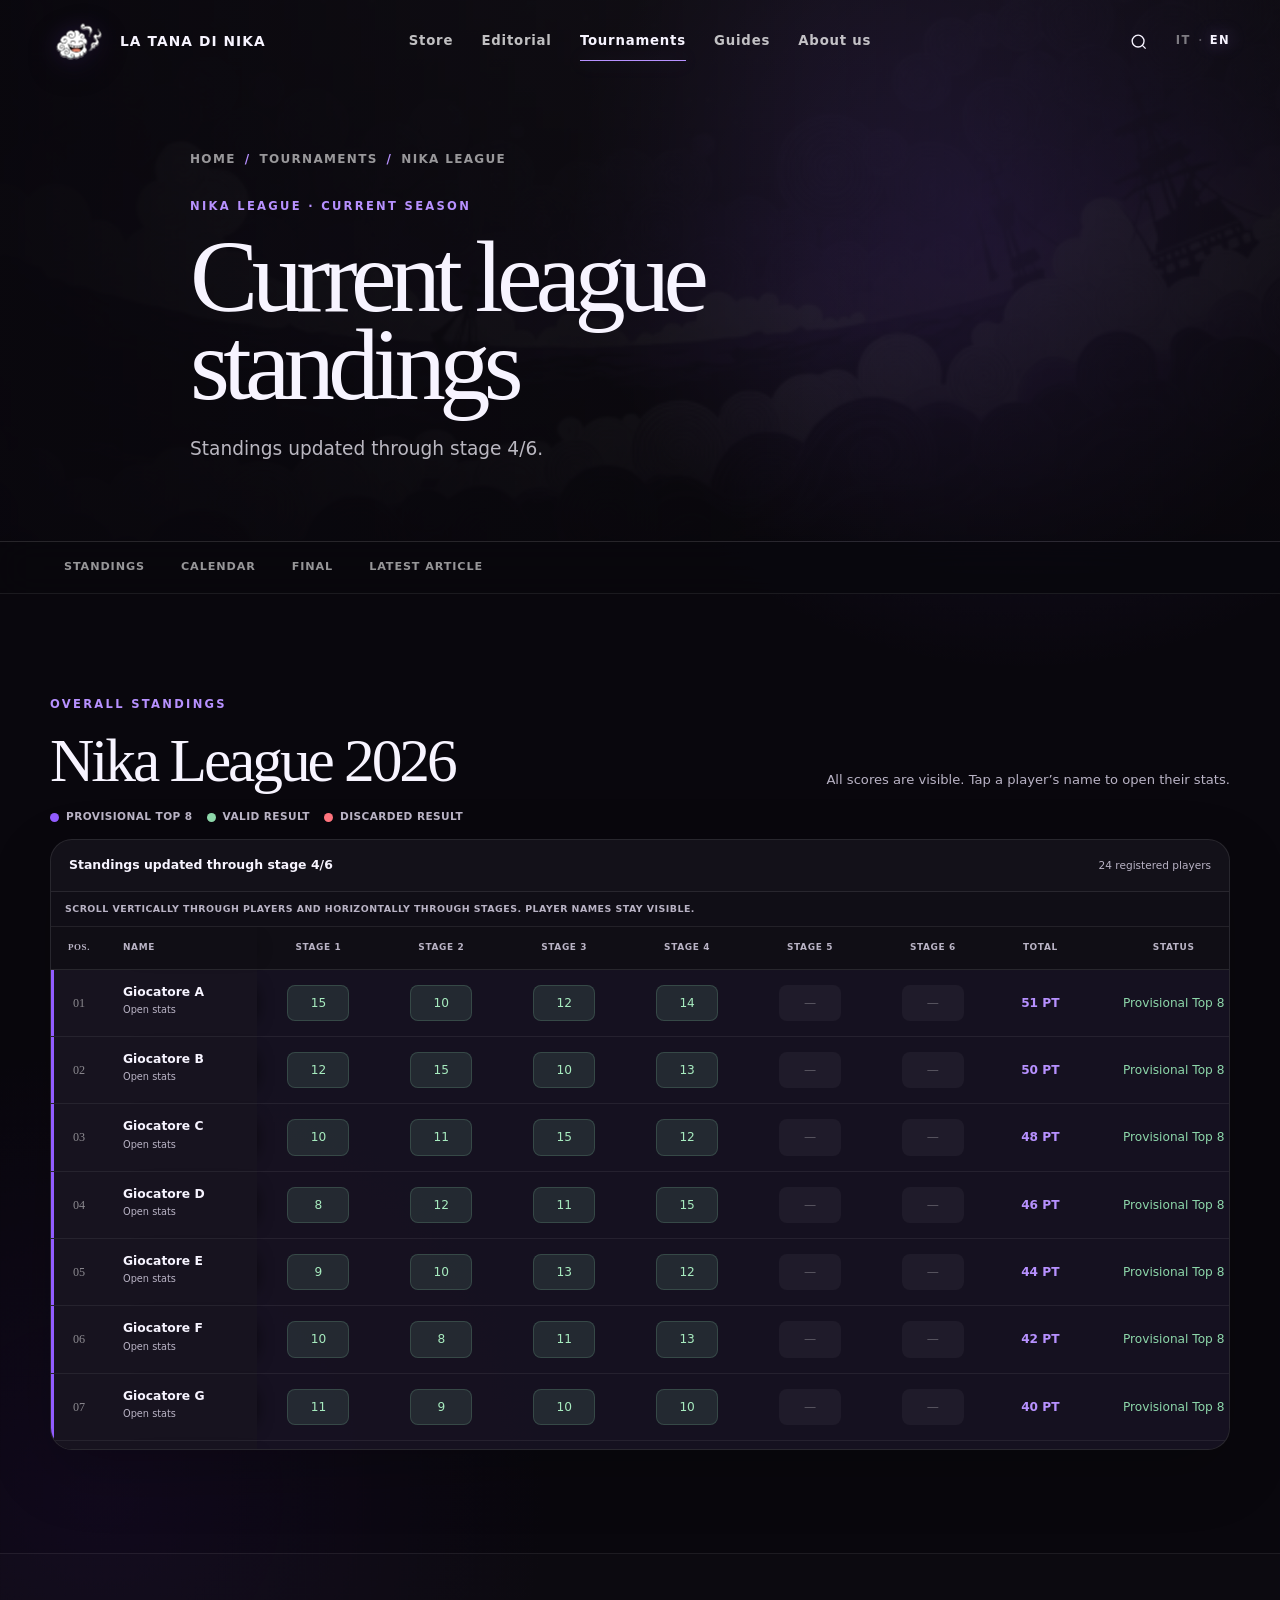
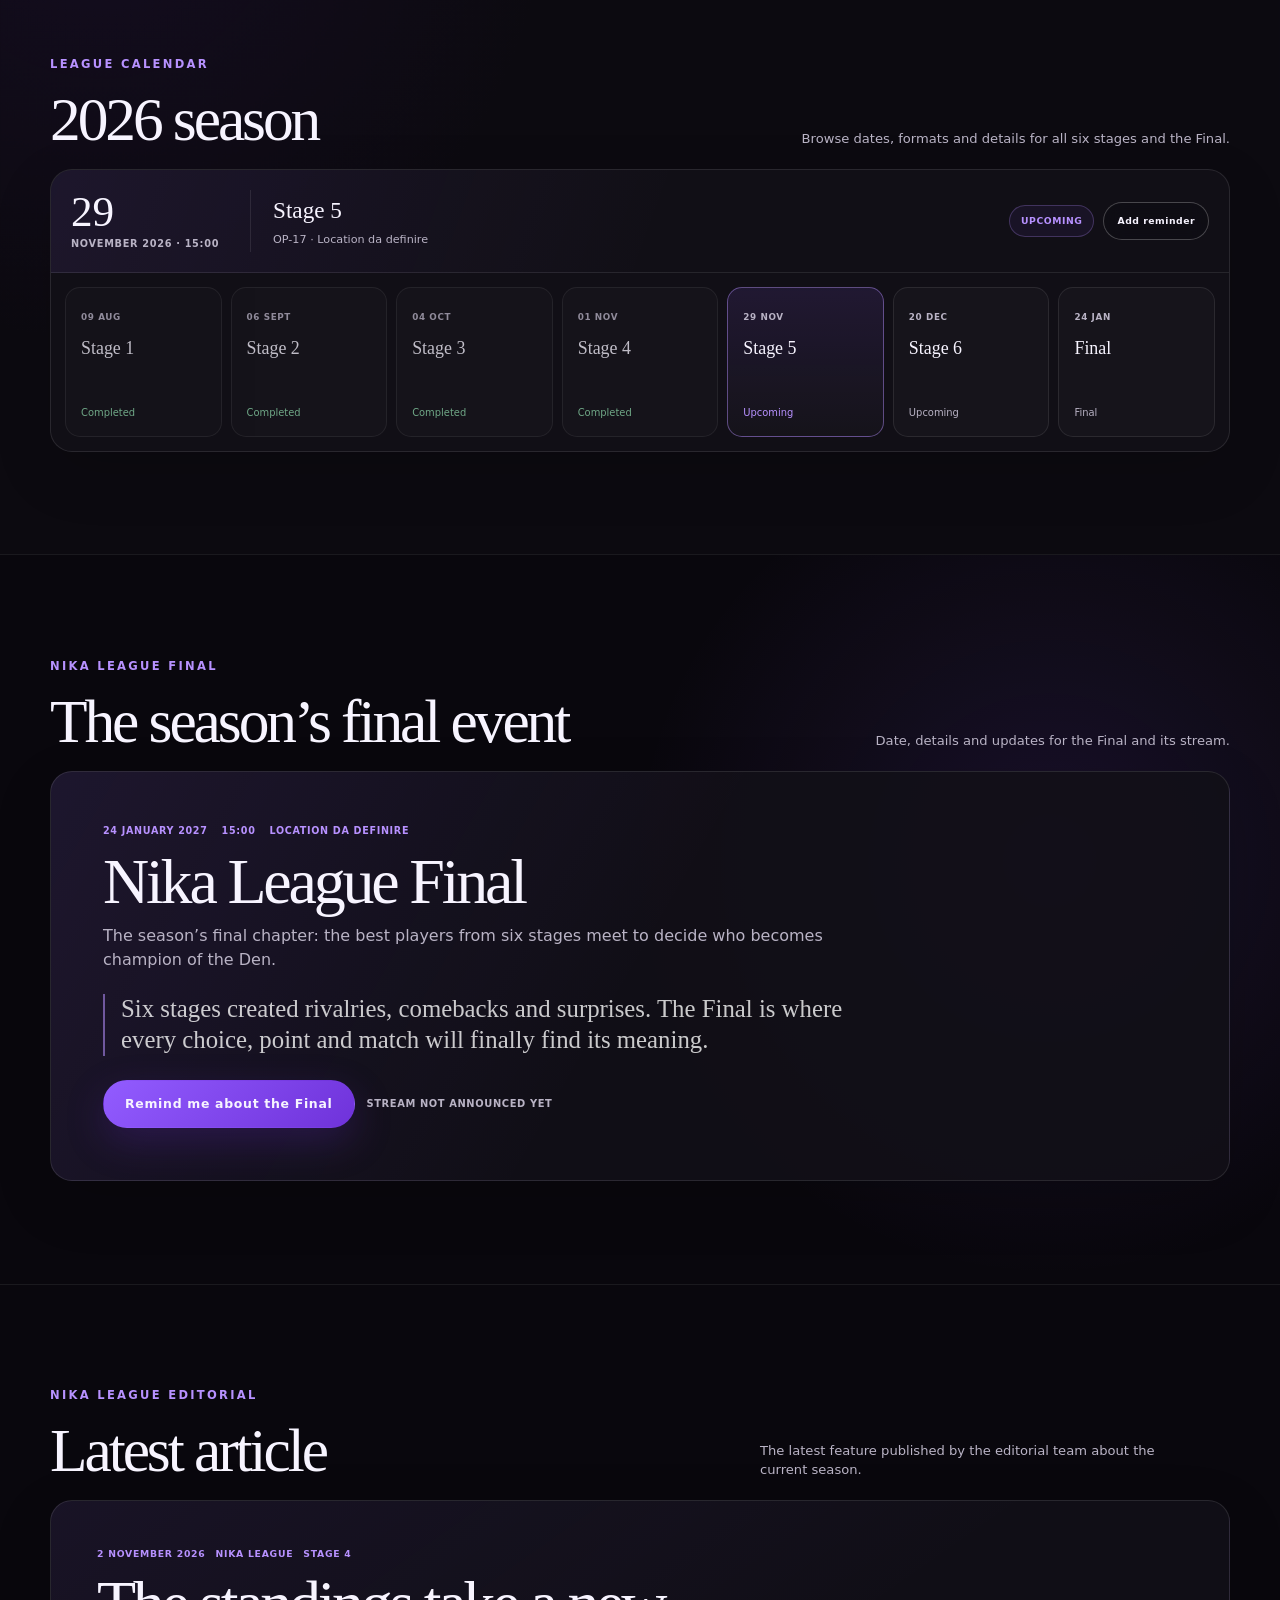
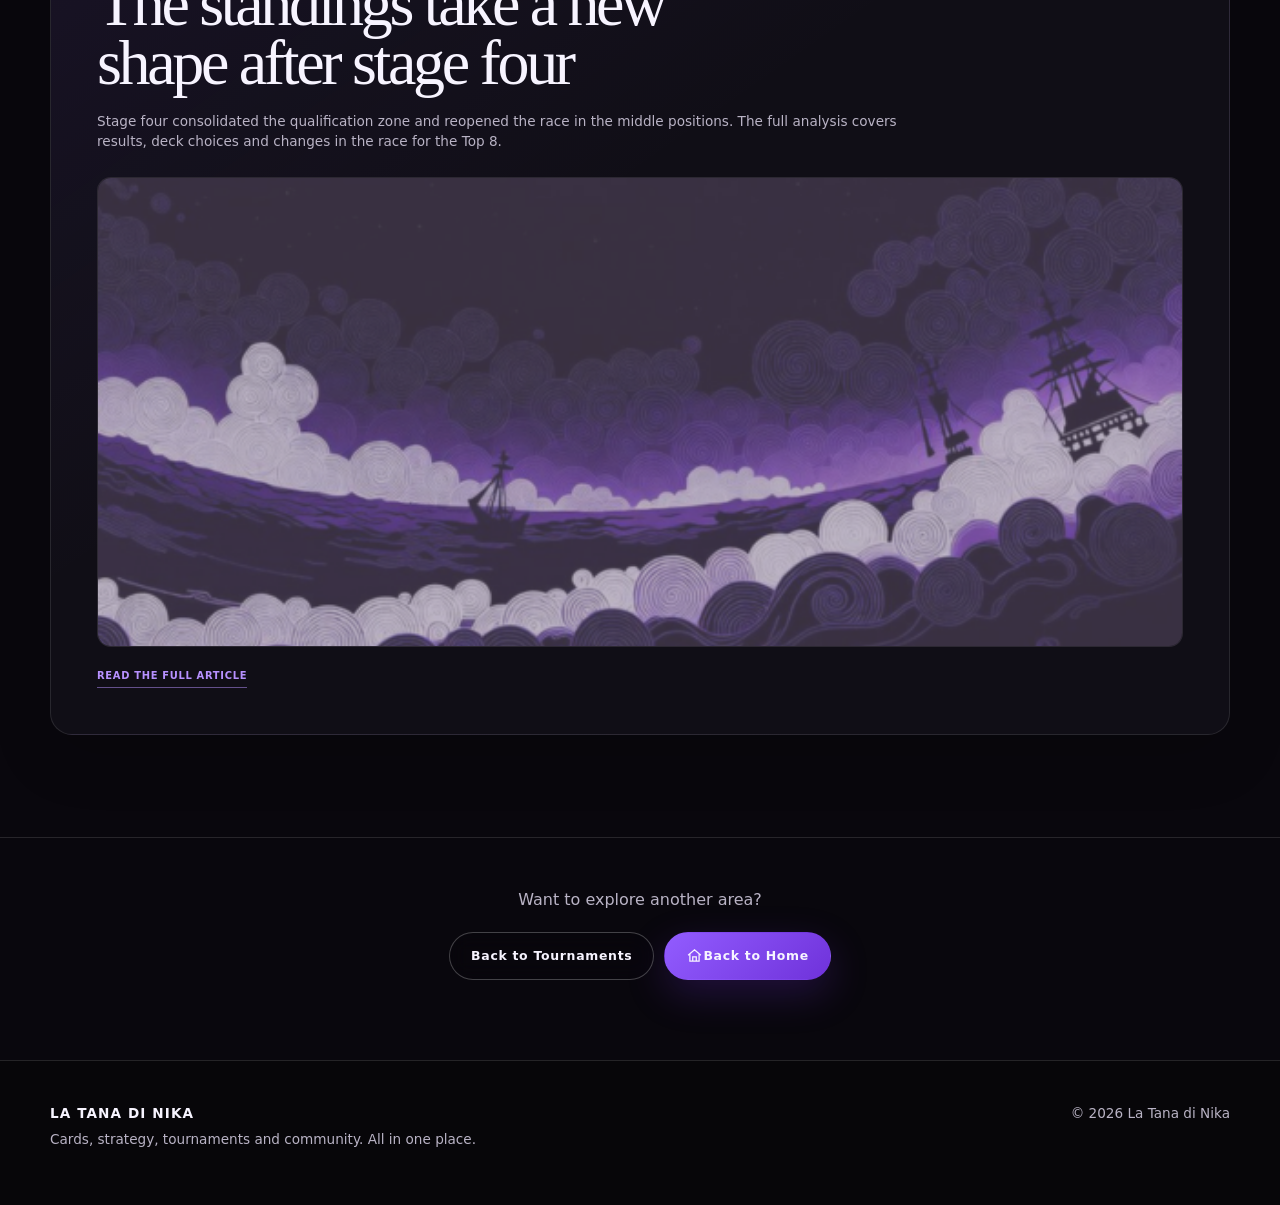
<file: tornei/nika-league/index.html>
<!doctype html>
<html lang="it">
<head>
  <meta charset="utf-8">
  <meta name="robots" content="noindex, nofollow">
  <meta name="googlebot" content="noindex, nofollow">
  <meta name="viewport" content="width=device-width, initial-scale=1">
  <meta name="description" content="Classifica, calendario, Finale e ultimo articolo della Nika League.">
  <meta name="theme-color" content="#09070d">
  <title>Nika League — La Tana di Nika</title>

  <link rel="icon" type="image/png" href="../../assets/images/favicon.png?v=4.4.18R1">
  <link rel="stylesheet" href="../../css/tokens.css?v=4.4.18R2">
  <link rel="stylesheet" href="../../css/base.css?v=4.4.18R2">
  <link rel="stylesheet" href="../../css/components.css?v=4.4.18R2">
  <link rel="stylesheet" href="../../css/pages.css?v=4.4.18R2">
  <link rel="stylesheet" href="../../css/league.css?v=4.4.18R2">

  <script defer src="../../js/i18n/it.js?v=4.4.18R2"></script>
  <script defer src="../../js/i18n/en.js?v=4.4.18R2"></script>
  <script defer src="../../js/data/tournaments.js?v=4.4.18R2"></script>
  <script defer src="../../js/components/tournament-utils.js?v=4.4.18R2"></script>
  <script defer src="../../js/components/header.js?v=4.4.18R2"></script>
  <script defer src="../../js/components/league-page.js?v=4.4.18R2"></script>
  <script defer src="../../js/main.js?v=4.4.18R2"></script>
</head>
<body class="internal-page" data-root-prefix="../../">
  <a class="skip-link" href="#main-content" data-i18n="accessibility.skip">Vai al contenuto</a>
  <header class="site-header" data-site-header>
    <div class="site-header__inner shell">
      <a class="brand" href="../../index.html" aria-label="La Tana di Nika — Home"><span class="brand__mark" aria-hidden="true"><img src="../../assets/images/mascot-nika.png?v=4.4.18R1" alt="" width="58" height="58" decoding="async" fetchpriority="high"></span><span class="brand__text">La Tana di Nika</span></a>
      <nav class="desktop-nav" aria-label="Navigazione principale"><a href="../../index.html#store" data-i18n="nav.store">Store</a><a href="../../editoriale/" data-i18n="nav.editorial">Editoriale</a><a class="is-active" href="../" data-i18n="nav.tournaments">Tornei</a><a href="../../index.html#guides" data-i18n="nav.guides">Guide</a><a href="../../index.html#about" data-i18n="nav.about">Chi siamo</a></nav>
      <div class="header-actions"><a class="icon-button header-search-link" href="../../index.html#search" aria-label="Ricerca"><svg viewBox="0 0 24 24" aria-hidden="true"><path d="m21 21-4.4-4.4m2.4-5.1a7.5 7.5 0 1 1-15 0 7.5 7.5 0 0 1 15 0Z"/></svg></a><div class="language-switch" aria-label="Selezione lingua"><button type="button" data-language="it" aria-pressed="true">IT</button><span aria-hidden="true">·</span><button type="button" data-language="en" aria-pressed="false">EN</button></div><button class="menu-toggle" type="button" aria-expanded="false" aria-controls="mobile-menu" data-menu-toggle><span class="sr-only" data-i18n="nav.openMenu">Apri menu</span><span></span><span></span></button></div>
    </div>
    <div class="mobile-menu" id="mobile-menu" data-mobile-menu hidden><nav aria-label="Navigazione mobile" class="shell"><a href="../../index.html#store" data-i18n="nav.store">Store</a><a href="../../editoriale/" data-i18n="nav.editorial">Editoriale</a><a class="is-active" href="../" data-i18n="nav.tournaments">Tornei</a><a href="../../index.html#guides" data-i18n="nav.guides">Guide</a><a href="../../index.html#about" data-i18n="nav.about">Chi siamo</a><div class="mobile-menu__language"><span data-i18n="language.label">Lingua</span><div class="language-switch language-switch--mobile"><button type="button" data-language="it" aria-pressed="true">Italiano</button><button type="button" data-language="en" aria-pressed="false">English</button></div></div></nav></div>
  </header>

  <main id="main-content" data-league-page>
    <section class="internal-hero league-hero">
      <div class="shell internal-hero__content">
        <nav class="breadcrumb" aria-label="Breadcrumb"><a href="../../index.html" data-i18n="leaguePage.breadcrumbHome">Home</a><span aria-hidden="true">/</span><a href="../" data-i18n="leaguePage.breadcrumbTournaments">Tornei</a><span aria-hidden="true">/</span><span>Nika League</span></nav>
        <p class="eyebrow" data-i18n="leaguePage.heroEyebrow">NIKA LEAGUE · STAGIONE CORRENTE</p>
        <h1 data-i18n="leaguePage.heroTitle">Classifica lega corrente</h1>
        <p class="internal-hero__lead" data-current-stage-copy>Classifica aggiornata alla tappa 4/6.</p>
      </div>
    </section>

    <nav class="league-subnav" aria-label="Indice Nika League"><div class="shell"><a href="#standings" data-i18n="leaguePage.navStandings">Classifica</a><a href="#season" data-i18n="leaguePage.navSeason">Calendario</a><a href="#finale" data-i18n="leaguePage.navFinal">Finale</a><a href="#latest-article" data-i18n="leaguePage.navArticle">Ultimo articolo</a></div></nav>

    <section class="league-standings" id="standings" aria-labelledby="standings-title">
      <div class="shell">
        <div class="league-section-head league-section-head--split">
          <div><p class="eyebrow" data-i18n="leaguePage.standingsEyebrow">CLASSIFICA GENERALE</p><h2 id="standings-title">Nika League 2026</h2></div>
          <p data-i18n="leaguePage.standingsText">Tutti gli score sono visibili. Tocca il nome di un giocatore per aprire le statistiche.</p>
        </div>

        <div class="league-standings__legend" aria-label="Legenda classifica">
          <span><i class="legend-dot legend-dot--top"></i><span data-i18n="leaguePage.topEightLegend">Top 8 provvisoria</span></span>
          <span><i class="legend-dot legend-dot--valid"></i><span data-i18n="leaguePage.validLegend">Risultato valido</span></span>
          <span><i class="legend-dot legend-dot--discarded"></i><span data-i18n="leaguePage.discardLegend">Risultato scartato</span></span>
        </div>

        <div class="league-table-card">
          <div class="league-table-card__head"><strong data-current-stage-label>Classifica aggiornata alla tappa 4/6</strong><span data-registered-count>0 giocatori registrati</span></div>
          <p class="league-table-card__hint" data-i18n="leaguePage.scrollHint">Scorri verticalmente per i giocatori e lateralmente per le tappe. Il nome resta visibile.</p>
          <div class="league-table-viewport" data-standings></div>
        </div>
      </div>
    </section>

    <section class="league-season" id="season" aria-labelledby="season-title">
      <div class="shell">
        <div class="league-section-head league-section-head--split">
          <div><p class="eyebrow" data-i18n="leaguePage.seasonEyebrow">CALENDARIO LEGA</p><h2 id="season-title" data-i18n="leaguePage.seasonTitle">Stagione 2026</h2></div>
          <p data-i18n="leaguePage.seasonText">Consulta date, formato e dettagli delle sei tappe e della Finale.</p>
        </div>
        <article class="league-calendar" data-league-calendar></article>
      </div>
    </section>


    <section class="league-finale-section" id="finale" aria-labelledby="finale-title">
      <div class="shell">
        <div class="league-section-head league-section-head--split">
          <div><p class="eyebrow" data-i18n="leaguePage.finalEyebrow">FINALE NIKA LEAGUE</p><h2 id="finale-title" data-i18n="leaguePage.finalTitle">L’ultimo appuntamento della stagione</h2></div>
          <p data-i18n="leaguePage.finalText">Data, informazioni e aggiornamenti sulla Finale e sulla diretta.</p>
        </div>
        <article class="league-finale-card" data-league-final></article>
      </div>
    </section>

    <section class="league-article-section" id="latest-article" aria-labelledby="article-title-section">
      <div class="shell">
        <div class="league-section-head league-section-head--split">
          <div><p class="eyebrow" data-i18n="leaguePage.articleEyebrow">EDITORIALE NIKA LEAGUE</p><h2 id="article-title-section" data-i18n="leaguePage.articleSectionTitle">Ultimo articolo</h2></div>
          <p data-i18n="leaguePage.articleSectionText">L’ultimo approfondimento pubblicato dalla redazione sulla stagione in corso.</p>
        </div>
        <article class="league-latest-article" data-league-article></article>
      </div>
    </section>

    <section class="page-return"><div class="shell"><p data-i18n="leaguePage.returnText">Vuoi esplorare un’altra area?</p><div class="page-return__actions"><a class="button button--ghost" href="../" data-i18n="leaguePage.returnTournaments">Torna ai Tornei</a><a class="button button--primary button--home" href="../../index.html"><svg viewBox="0 0 24 24" aria-hidden="true"><path d="M3 11.5 12 4l9 7.5M5.5 10v10h13V10M9.5 20v-6h5v6"/></svg><span data-i18n="leaguePage.returnHome">Torna alla Home</span></a></div></div></section>
  </main>

  <footer class="site-footer"><div class="shell site-footer__inner"><div><p class="site-footer__brand">La Tana di Nika</p><p data-i18n="footer.claim">Carte, strategia, tornei e community. Tutto nello stesso luogo.</p></div><p>© <span data-current-year></span> La Tana di Nika</p></div></footer>
</body>
</html>
</file>
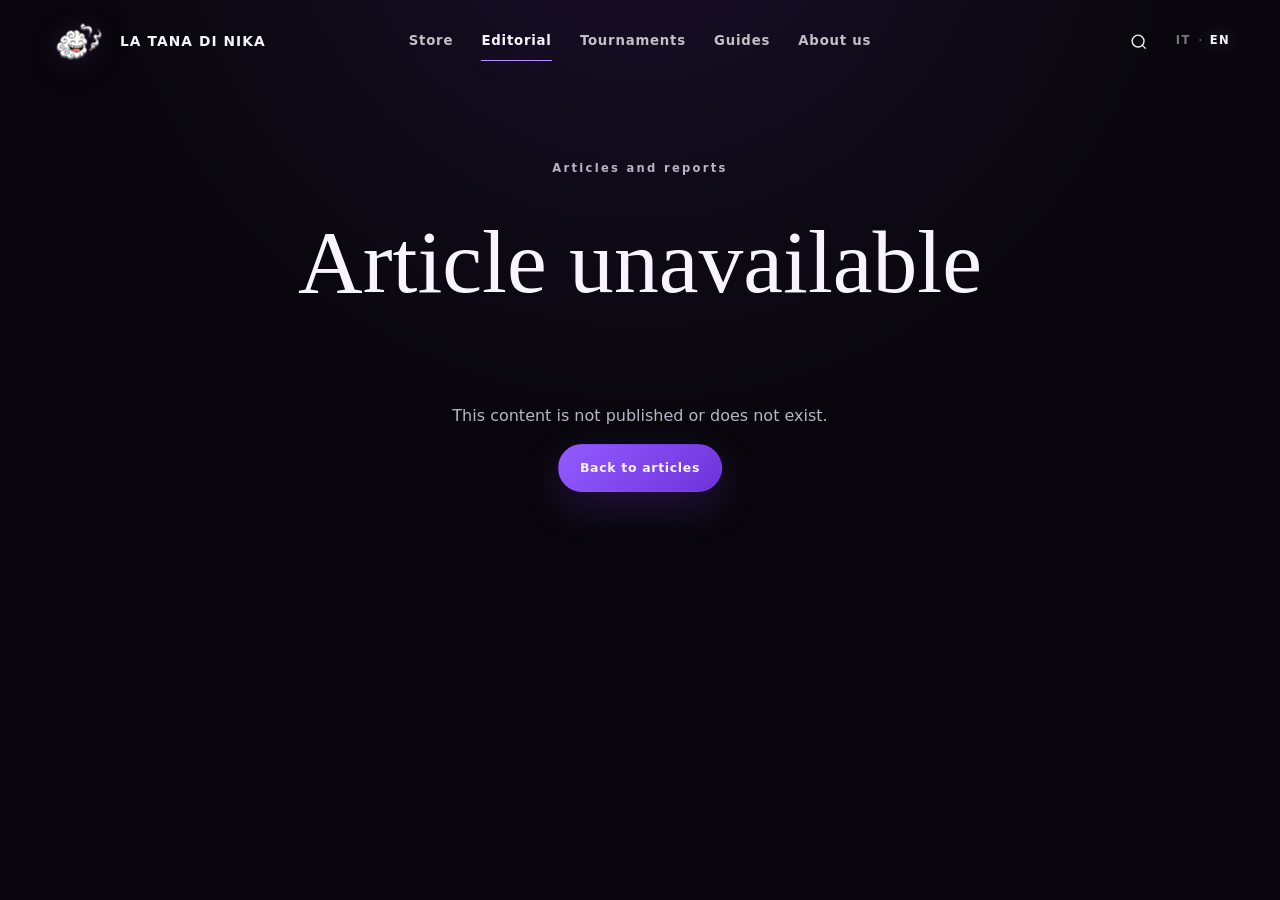
<file: editoriale/articoli/articolo/index.html>
<!doctype html>
<html lang="it">
<head>
  <meta charset="utf-8">
  <meta name="robots" content="noindex, nofollow">
  <meta name="googlebot" content="noindex, nofollow">
  <meta name="viewport" content="width=device-width, initial-scale=1">
  <meta name="theme-color" content="#09070d">
  <title>Articolo — La Tana di Nika</title>
  <link rel="icon" type="image/png" href="../../../assets/images/favicon.png?v=4.4.18R1">
  <link rel="stylesheet" href="../../../css/tokens.css?v=4.4.18R2">
  <link rel="stylesheet" href="../../../css/base.css?v=4.4.18R2">
  <link rel="stylesheet" href="../../../css/components.css?v=4.4.18R2">
  <link rel="stylesheet" href="../../../css/article-detail.css?v=4.4.18R2">
  <script defer src="../../../js/i18n/it.js?v=4.4.18R2"></script>
  <script defer src="../../../js/i18n/en.js?v=4.4.18R2"></script>
  <script defer src="../../../js/config/services.js?v=4.4.18R2"></script>
  <script defer src="../../../js/services/media-service.js?v=4.4.18R2"></script>
  <script defer src="../../../js/data/articles.js?v=4.4.18R2"></script>
  <script defer src="../../../js/components/header.js?v=4.4.18R2"></script>
  <script defer src="../../../js/components/article-detail.js?v=4.4.18R2"></script>
  <script defer src="../../../js/main.js?v=4.4.18R2"></script>
</head>
<body class="internal-page" data-root-prefix="../../../">
  <a class="skip-link" href="#main-content" data-i18n="accessibility.skip">Vai al contenuto</a>
  <header class="site-header" data-site-header>
    <div class="site-header__inner shell"><a class="brand" href="../../../index.html" aria-label="La Tana di Nika — Home"><span class="brand__mark" aria-hidden="true"><img src="../../../assets/images/mascot-nika.png?v=4.4.18R1" alt="" width="58" height="58"></span><span class="brand__text">La Tana di Nika</span></a><nav class="desktop-nav" aria-label="Navigazione principale"><a href="../../../index.html#store" data-i18n="nav.store">Store</a><a class="is-active" href="../../" data-i18n="nav.editorial">Editoriale</a><a href="../../../tornei/" data-i18n="nav.tournaments">Tornei</a><a href="../../guide-gratuite/" data-i18n="nav.guides">Guide</a><a href="../../../index.html#about" data-i18n="nav.about">Chi siamo</a></nav><div class="header-actions"><a class="icon-button header-search-link" href="../../../index.html#search" aria-label="Ricerca"><svg viewBox="0 0 24 24" aria-hidden="true"><path d="m21 21-4.4-4.4m2.4-5.1a7.5 7.5 0 1 1-15 0 7.5 7.5 0 0 1 15 0Z"/></svg></a><div class="language-switch"><button type="button" data-language="it" aria-pressed="true">IT</button><span aria-hidden="true">·</span><button type="button" data-language="en" aria-pressed="false">EN</button></div><button class="menu-toggle" type="button" aria-expanded="false" aria-controls="mobile-menu" data-menu-toggle><span class="sr-only" data-i18n="nav.openMenu">Apri menu</span><span></span><span></span></button></div></div>
    <div class="mobile-menu" id="mobile-menu" data-mobile-menu hidden><nav class="shell"><a href="../../../index.html#store" data-i18n="nav.store">Store</a><a class="is-active" href="../../" data-i18n="nav.editorial">Editoriale</a><a href="../../../tornei/" data-i18n="nav.tournaments">Tornei</a><a href="../../guide-gratuite/" data-i18n="nav.guides">Guide</a><a href="../../../index.html#about" data-i18n="nav.about">Chi siamo</a><div class="mobile-menu__language"><span data-i18n="language.label">Lingua</span><div class="language-switch language-switch--mobile"><button type="button" data-language="it" aria-pressed="true">Italiano</button><button type="button" data-language="en" aria-pressed="false">English</button></div></div></nav></div>
  </header>
  <main id="main-content" data-article-detail></main>

  <script>
  window.addEventListener('load', () => {
    window.setTimeout(() => {
      const host = document.querySelector('[data-article-detail]');
      if (!host || document.querySelector('.article-detail-page, .article-not-found')) return;
      host.innerHTML = `<div class="content-load-error"><strong>Contenuto non caricato</strong><p>L’articolo non ha ricevuto i file dati o JavaScript necessari. Verifica il caricamento completo della patch.</p></div>`;
    }, 1800);
  });
  </script>
</body>
</html>
</file>
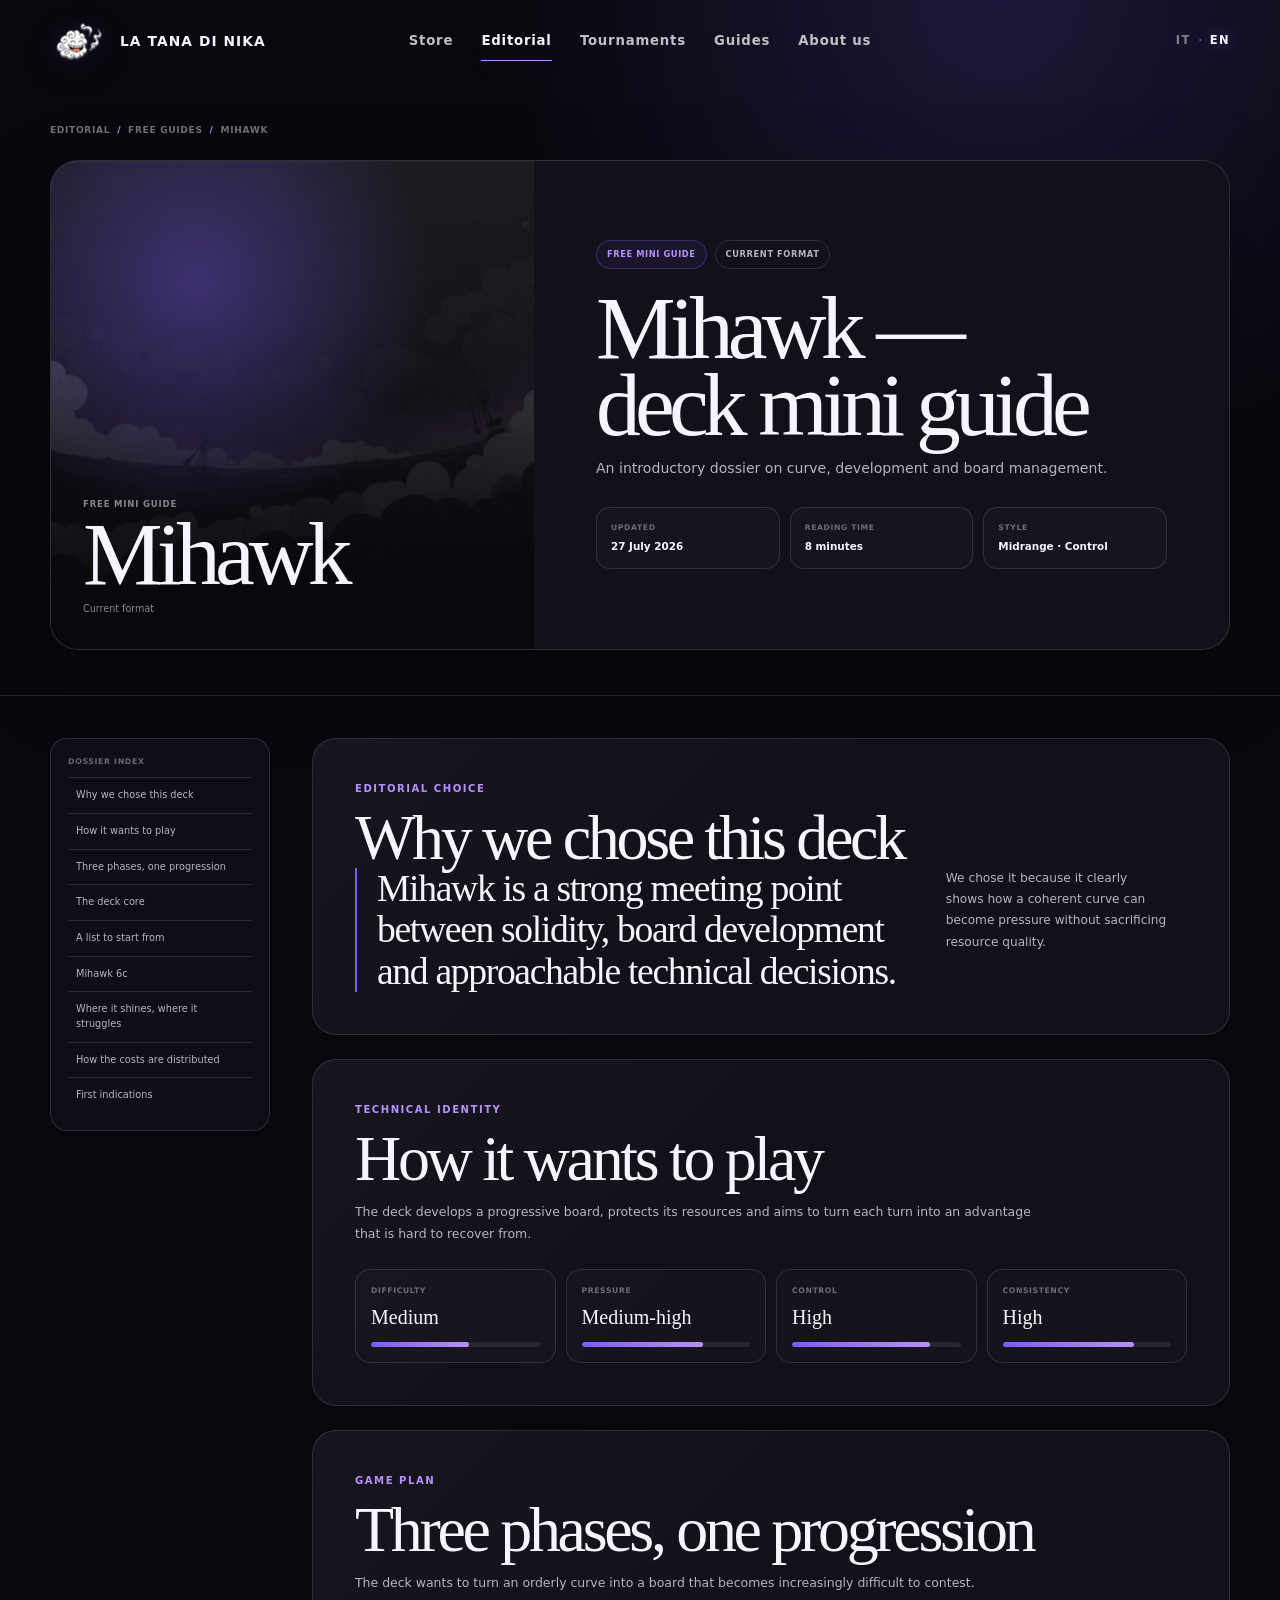
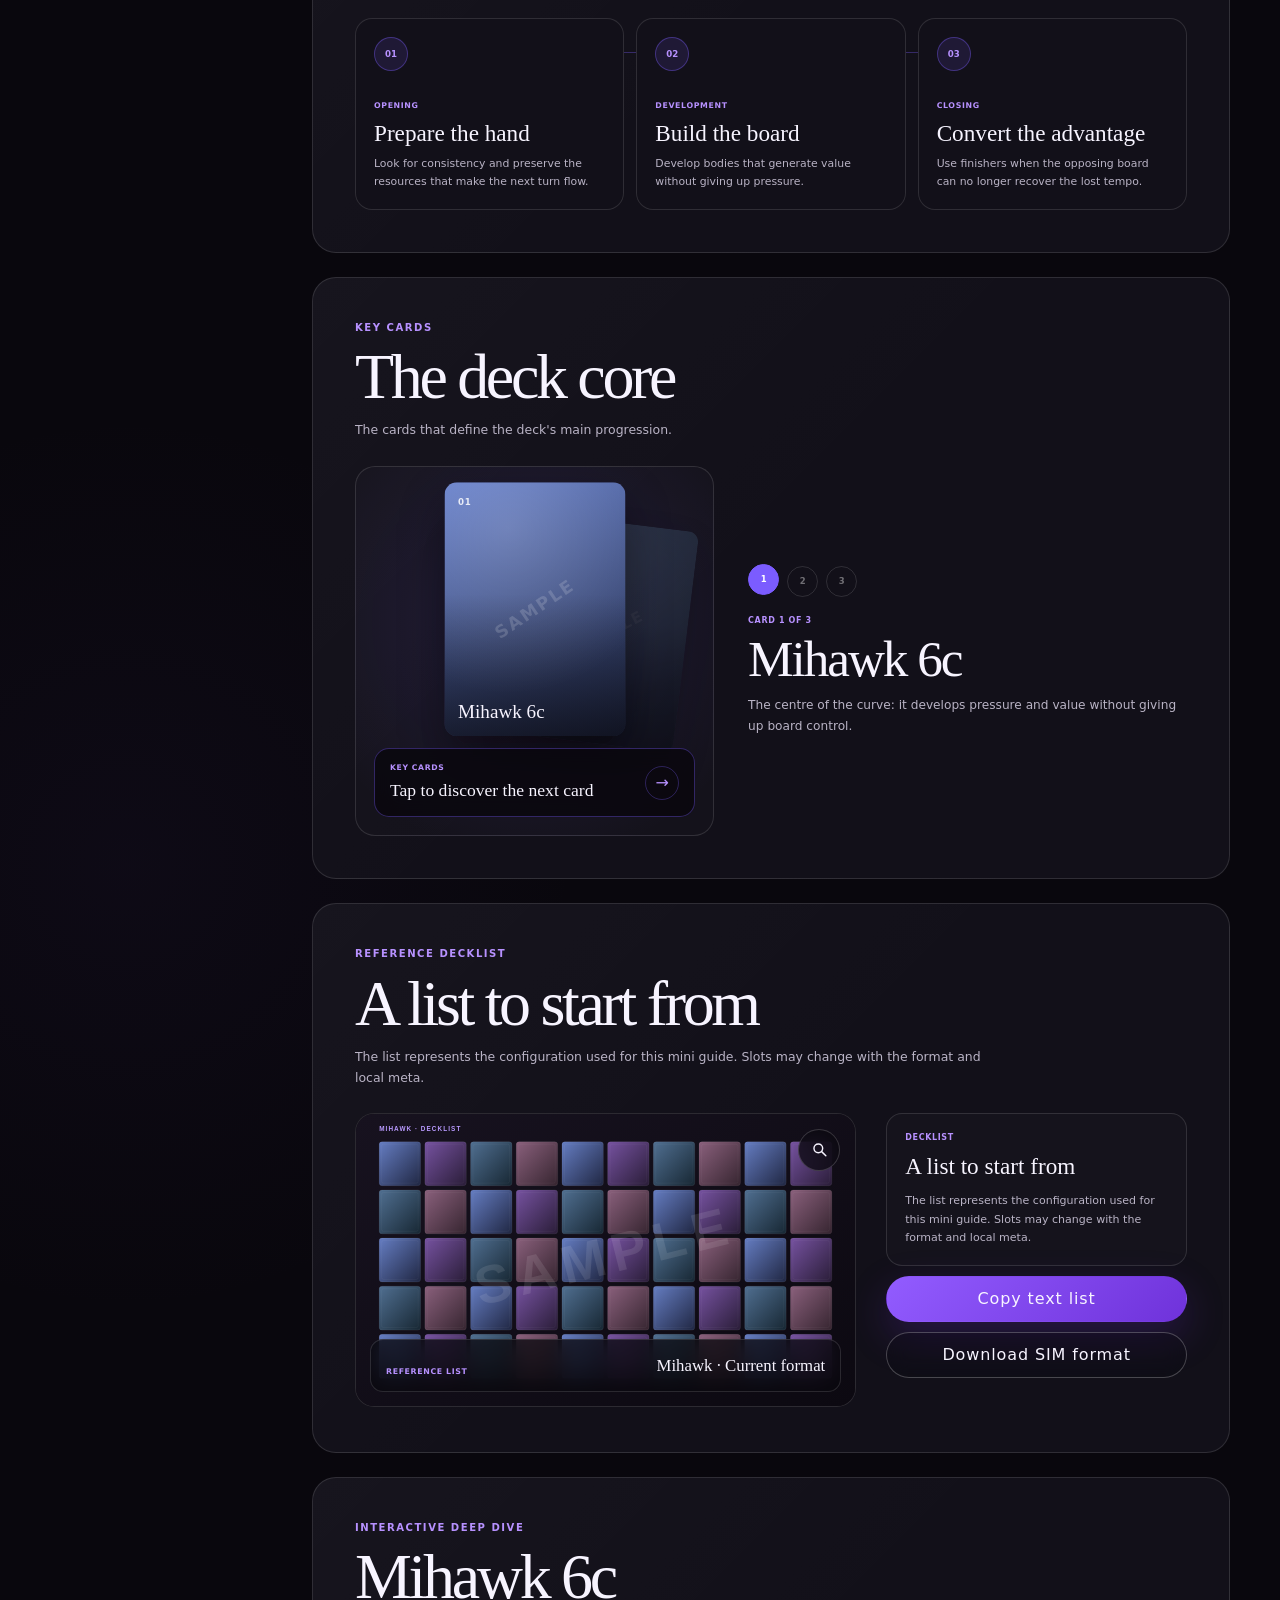
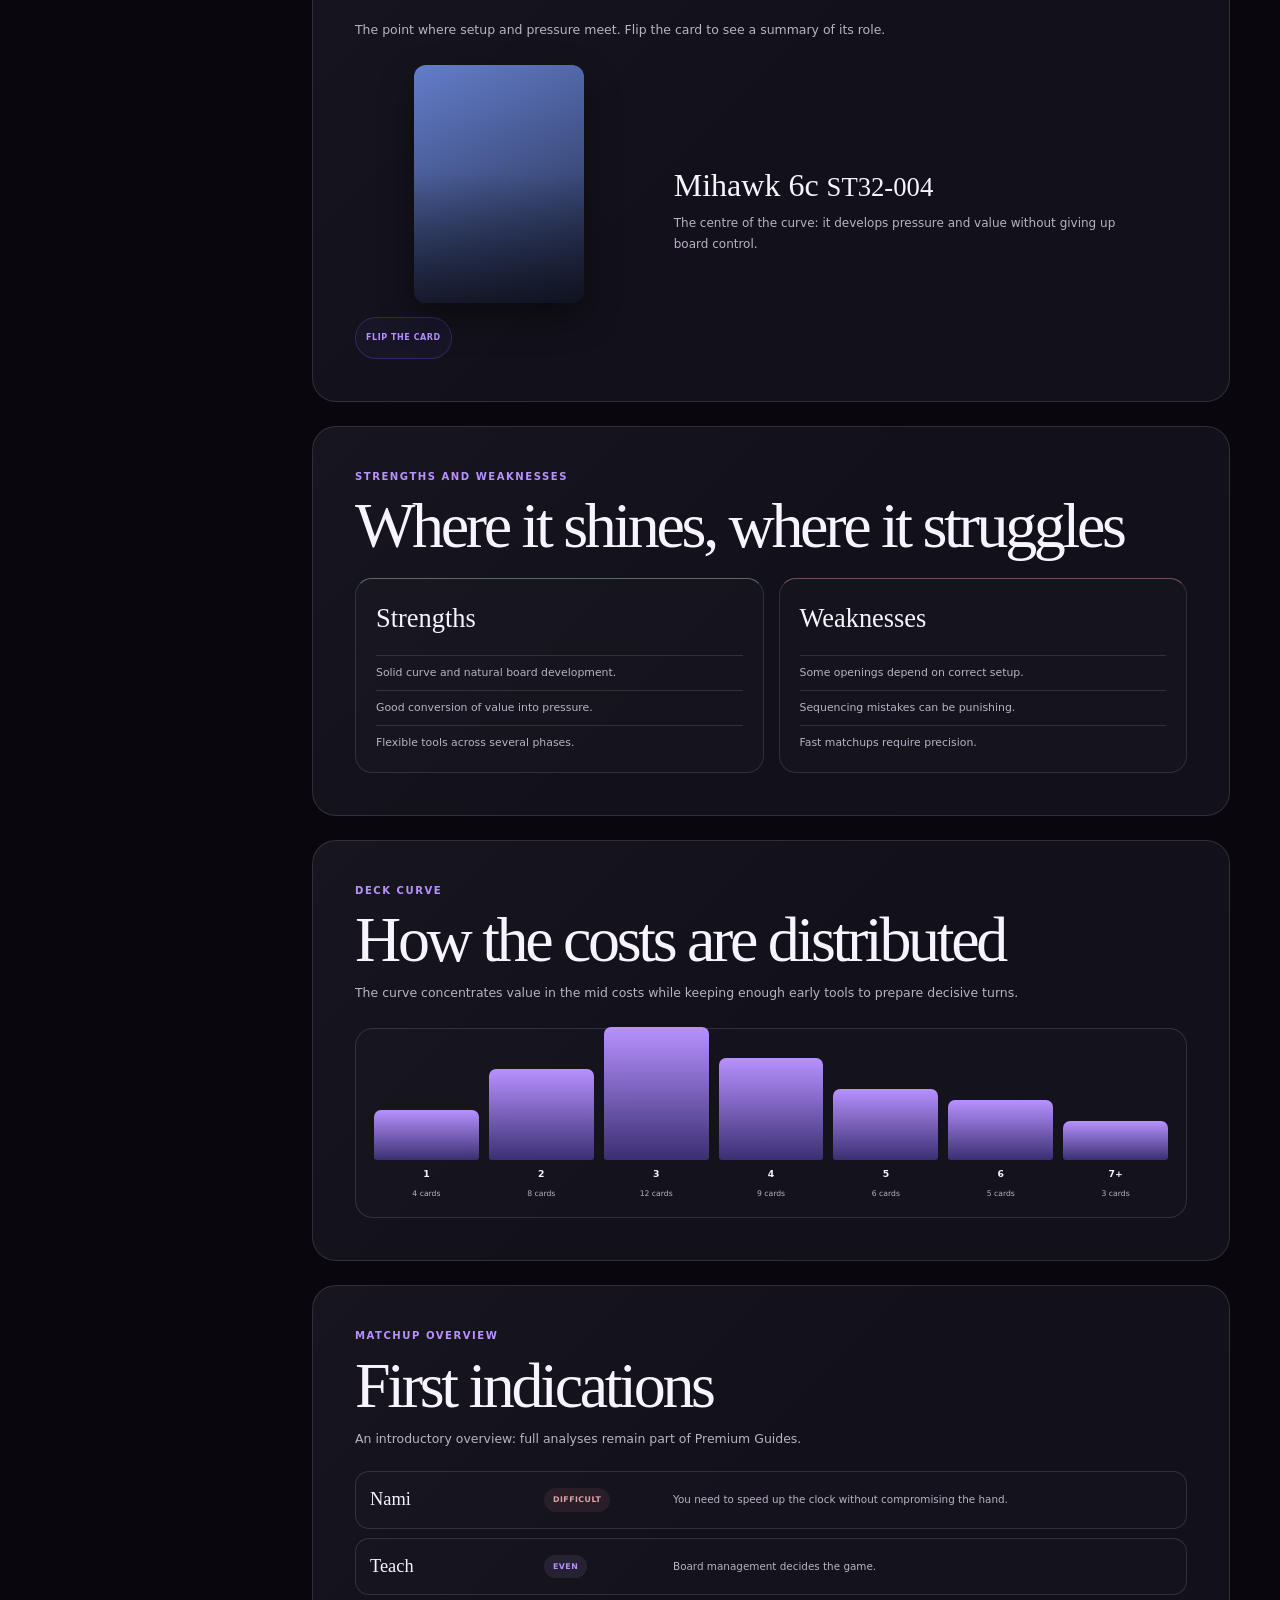
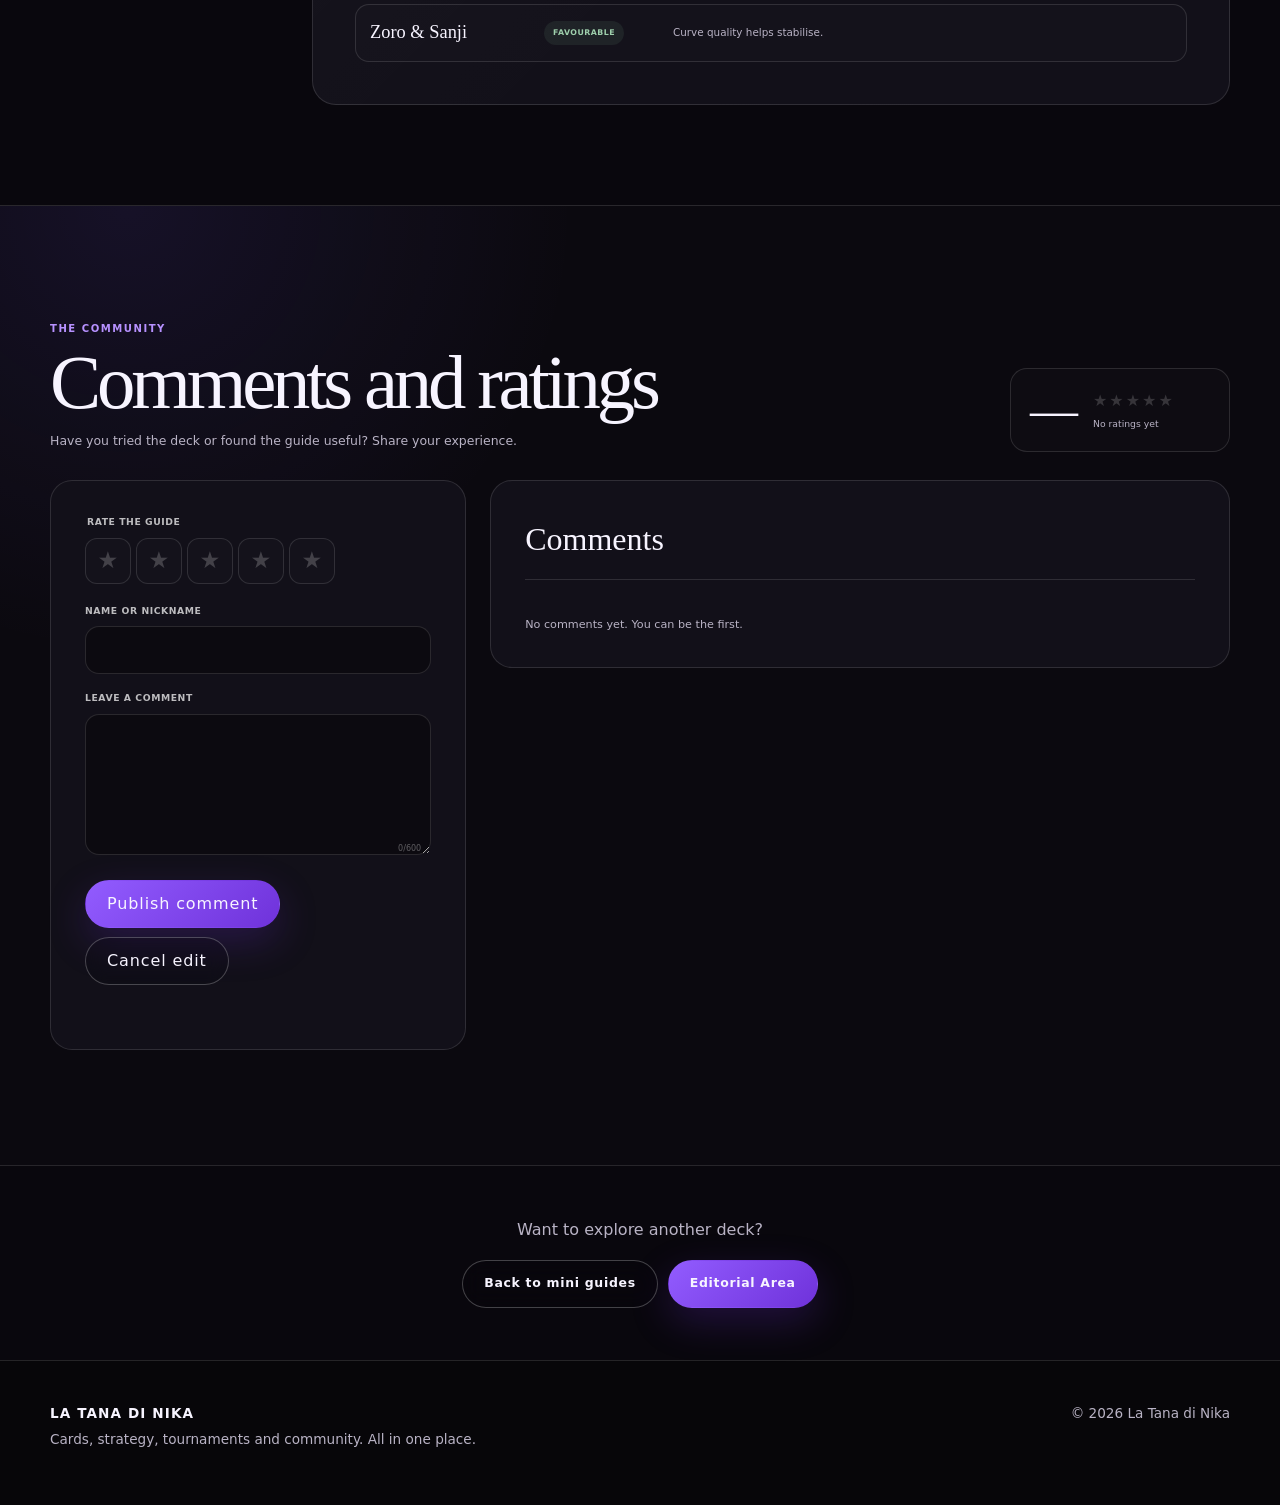
<file: editoriale/guide-gratuite/guida/index.html>
<!doctype html>
<html lang="it">
<head>
  <meta charset="utf-8">
  <meta name="robots" content="noindex, nofollow">
  <meta name="googlebot" content="noindex, nofollow">
  <meta name="viewport" content="width=device-width, initial-scale=1">
  <meta name="theme-color" content="#09070d">
  <title>Mini guida — La Tana di Nika</title>
  <link rel="icon" type="image/png" href="../../../assets/images/favicon.png?v=4.4.18R1">
  <link rel="stylesheet" href="../../../css/tokens.css?v=4.4.18R2">
  <link rel="stylesheet" href="../../../css/base.css?v=4.4.18R2">
  <link rel="stylesheet" href="../../../css/components.css?v=4.4.18R2">
  <link rel="stylesheet" href="../../../css/pages.css?v=4.4.18R2">
  <link rel="stylesheet" href="../../../css/free-guide-detail.css?v=4.4.18R2">
  <script defer src="../../../js/i18n/it.js?v=4.4.18R2"></script>
  <script defer src="../../../js/i18n/en.js?v=4.4.18R2"></script>
  <script defer src="../../../js/data/free-guides.js?v=4.4.18R2"></script>
  <script defer src="../../../js/components/header.js?v=4.4.18R2"></script>
  <script defer src="../../../js/components/free-guide-detail.js?v=4.4.18R2"></script>
  <script defer src="../../../js/main.js?v=4.4.18R2"></script>
</head>
<body class="internal-page" data-root-prefix="../../../">
  <a class="skip-link" href="#main-content" data-i18n="accessibility.skip">Vai al contenuto</a>

  <header class="site-header" data-site-header>
    <div class="site-header__inner shell">
      <a class="brand" href="../../../index.html" aria-label="La Tana di Nika — Home">
        <span class="brand__mark" aria-hidden="true"><img src="../../../assets/images/mascot-nika.png?v=4.4.18R1" alt="" width="58" height="58"></span>
        <span class="brand__text">La Tana di Nika</span>
      </a>
      <nav class="desktop-nav" aria-label="Navigazione principale" data-i18n-aria-label="accessibility.mainNav">
        <a href="../../../index.html#store" data-i18n="nav.store">Store</a>
        <a class="is-active" href="../../" data-i18n="nav.editorial">Editoriale</a>
        <a href="../../../tornei/" data-i18n="nav.tournaments">Tornei</a>
        <a href="../" data-i18n="nav.guides">Guide</a>
        <a href="../../../index.html#about" data-i18n="nav.about">Chi siamo</a>
      </nav>
      <div class="header-actions">
        <div class="language-switch">
          <button type="button" data-language="it" aria-pressed="true">IT</button><span aria-hidden="true">·</span>
          <button type="button" data-language="en" aria-pressed="false">EN</button>
        </div>
        <button class="menu-toggle" type="button" aria-expanded="false" aria-controls="mobile-menu" data-menu-toggle>
          <span class="sr-only" data-i18n="nav.openMenu">Apri menu</span><span></span><span></span>
        </button>
      </div>
    </div>
    <div class="mobile-menu" id="mobile-menu" data-mobile-menu hidden>
      <nav class="shell" aria-label="Navigazione principale" data-i18n-aria-label="accessibility.mainNav">
        <a href="../../../index.html#store" data-i18n="nav.store">Store</a>
        <a class="is-active" href="../../" data-i18n="nav.editorial">Editoriale</a>
        <a href="../../../tornei/" data-i18n="nav.tournaments">Tornei</a>
        <a href="../" data-i18n="nav.guides">Guide</a>
        <a href="../../../index.html#about" data-i18n="nav.about">Chi siamo</a>
        <div class="mobile-menu__language">
          <span data-i18n="language.label">Lingua</span>
          <div class="language-switch language-switch--mobile">
            <button type="button" data-language="it" aria-pressed="true">Italiano</button>
            <button type="button" data-language="en" aria-pressed="false">English</button>
          </div>
        </div>
      </nav>
    </div>
  </header>

  <main id="main-content" class="guide-dossier" data-free-guide-detail>
    <section class="guide-not-found" data-guide-not-found hidden>
      <div class="shell guide-not-found__inner">
        <span aria-hidden="true">404</span>
        <p class="guide-module__eyebrow" data-guide-not-found-eyebrow>GUIDA NON DISPONIBILE</p>
        <h1 data-guide-not-found-title>Ancora non c'è una guida per questo mazzo, siamo spiacenti.</h1>
        <p data-guide-not-found-copy>Il nostro archivio è in continuo aggiornamento. Prova a cercare un altro Leader.</p>
        <a class="button button--primary" href="../" data-guide-not-found-back>Torna alle mini guide</a>
      </div>
    </section>

    <div data-guide-found-content>
    <section class="guide-dossier__hero">
      <div class="shell">
        <nav class="guide-breadcrumb" aria-label="Percorso della guida" data-guide-breadcrumb-nav data-i18n-aria-label="accessibility.guideBreadcrumb">
          <a href="../../" data-guide-breadcrumb-editorial data-i18n="freeGuideDetail.breadcrumbEditorial">Editoriale</a><i>/</i><a href="../" data-guide-breadcrumb-free data-i18n="freeGuideDetail.breadcrumbFreeGuides">Guide gratuite</a><i>/</i><span data-guide-breadcrumb>Mini guida</span>
        </nav>
        <article class="guide-cover" data-guide-cover>
          <div class="guide-cover__visual" data-guide-cover-visual>
            <div class="guide-cover__visual-copy">
              <small data-guide-status>Mini guida gratuita</small>
              <strong data-guide-leader>Leader</strong>
              <span data-guide-format>Formato attuale</span>
            </div>
          </div>
          <div class="guide-cover__copy">
            <div class="guide-cover__chips">
              <span class="guide-chip" data-guide-status-chip>Mini guida gratuita</span>
              <span class="guide-chip guide-chip--ghost" data-guide-format-chip>Formato attuale</span>
            </div>
            <h1 data-guide-title>Mini guida</h1>
            <p class="guide-cover__lead" data-guide-subtitle></p>
            <div class="guide-cover__meta">
              <div><small data-guide-meta-updated-label>Aggiornamento</small><strong data-guide-updated>—</strong></div>
              <div><small data-guide-meta-reading-label>Tempo di lettura</small><strong data-guide-reading>—</strong></div>
              <div><small data-guide-meta-style-label>Stile</small><strong data-guide-style>—</strong></div>
            </div>
          </div>
        </article>
      </div>
    </section>

    <div class="shell guide-dossier__layout">
      <nav class="guide-index" aria-label="Indice della guida" data-guide-index data-i18n-aria-label="accessibility.guideIndex"></nav>
      <div class="guide-modules" data-guide-modules></div>
    </div>

    <section class="guide-community" data-guide-community>
      <div class="shell">
        <div class="guide-community__head">
          <div>
            <p class="guide-module__eyebrow" data-community-eyebrow>LA COMMUNITY</p>
            <h2 data-community-title>Commenti e valutazioni</h2>
            <p data-community-intro>Hai provato il mazzo o hai trovato utile la guida? Lascia la tua esperienza.</p>
          </div>
          <div class="guide-community__summary" aria-live="polite">
            <strong data-community-average>—</strong>
            <div>
              <div class="guide-community__summary-stars" data-community-summary-stars aria-label="Valutazione media" data-i18n-aria-label="accessibility.averageRating"></div>
              <span data-community-count>Ancora nessuna valutazione</span>
            </div>
          </div>
        </div>

        <div class="guide-community__layout">
          <form class="guide-comment-form" data-comment-form>
            <input type="hidden" data-comment-id>
            <fieldset class="guide-rating-fieldset">
              <legend data-comment-rating-label>Valuta la guida</legend>
              <div class="guide-rating-input" data-rating-input role="radiogroup" aria-label="Valuta la guida da una a cinque stelle" data-i18n-aria-label="accessibility.rateGuide">
                <button type="button" data-rating-value="1" aria-label="1 stella">★</button>
                <button type="button" data-rating-value="2" aria-label="2 stelle">★</button>
                <button type="button" data-rating-value="3" aria-label="3 stelle">★</button>
                <button type="button" data-rating-value="4" aria-label="4 stelle">★</button>
                <button type="button" data-rating-value="5" aria-label="5 stelle">★</button>
              </div>
            </fieldset>

            <label class="guide-comment-field">
              <span data-comment-name-label>Nome o nickname</span>
              <input type="text" maxlength="30" autocomplete="nickname" data-comment-author required>
            </label>

            <label class="guide-comment-field">
              <span data-comment-text-label>Lascia un commento</span>
              <textarea maxlength="600" rows="5" data-comment-text required></textarea>
              <small><span data-comment-counter>0</span>/600</small>
            </label>

            <div class="guide-comment-form__actions">
              <button class="button button--primary" type="submit" data-comment-submit>Pubblica commento</button>
              <button class="button button--ghost" type="button" data-comment-cancel hidden>Annulla modifica</button>
            </div>
            <p class="guide-comment-form__feedback" data-comment-feedback role="status" aria-live="polite"></p>
          </form>

          <div class="guide-comments">
            <div class="guide-comments__head">
              <h3 data-comments-title>Commenti</h3>
              <span data-comments-storage-note hidden></span>
            </div>
            <div class="guide-comments__list" data-comments-list></div>
            <p class="guide-comments__empty" data-comments-empty>Ancora nessun commento. Puoi essere il primo.</p>
          </div>
        </div>
      </div>
    </section>

    <section class="guide-return">
      <div class="shell">
        <p data-guide-return-text>Vuoi esplorare un altro mazzo?</p>
        <div class="guide-return__actions">
          <a class="button button--ghost" href="../" data-guide-back>Mini guide</a>
          <a class="button button--primary" href="../../" data-guide-editorial>Area Editoriale</a>
        </div>
      </div>
    </section>
    </div>
  </main>

  <div class="guide-lightbox" data-guide-lightbox aria-hidden="true">
    <div class="guide-lightbox__panel">
      <button class="guide-lightbox__close" type="button" data-guide-lightbox-close aria-label="Chiudi" data-i18n-aria-label="accessibility.close">×</button>
      <img data-guide-lightbox-image alt="">
    </div>
  </div>

  <div class="guide-copy-dialog" data-guide-copy-dialog aria-hidden="true">
    <div class="guide-copy-dialog__panel" role="dialog" aria-modal="true" aria-labelledby="guide-copy-title">
      <button class="guide-copy-dialog__close" type="button" data-guide-copy-close aria-label="Chiudi" data-i18n-aria-label="accessibility.close">×</button>
      <small data-guide-copy-eyebrow>Lista testuale</small>
      <h2 id="guide-copy-title" data-guide-copy-title>Copia manualmente la decklist</h2>
      <p data-guide-copy-help>Seleziona il testo e copialo dal menu del dispositivo.</p>
      <textarea data-guide-copy-text readonly spellcheck="false"></textarea>
      <button class="button button--primary" type="button" data-guide-copy-select>Seleziona tutto</button>
    </div>
  </div>

  <footer class="site-footer">
    <div class="shell site-footer__inner">
      <div><p class="site-footer__brand">La Tana di Nika</p><p data-i18n="footer.claim">Carte, strategia, tornei e community. Tutto nello stesso luogo.</p></div>
      <p>© <span data-current-year></span> La Tana di Nika</p>
    </div>
  </footer>
</body>
</html>
</file>
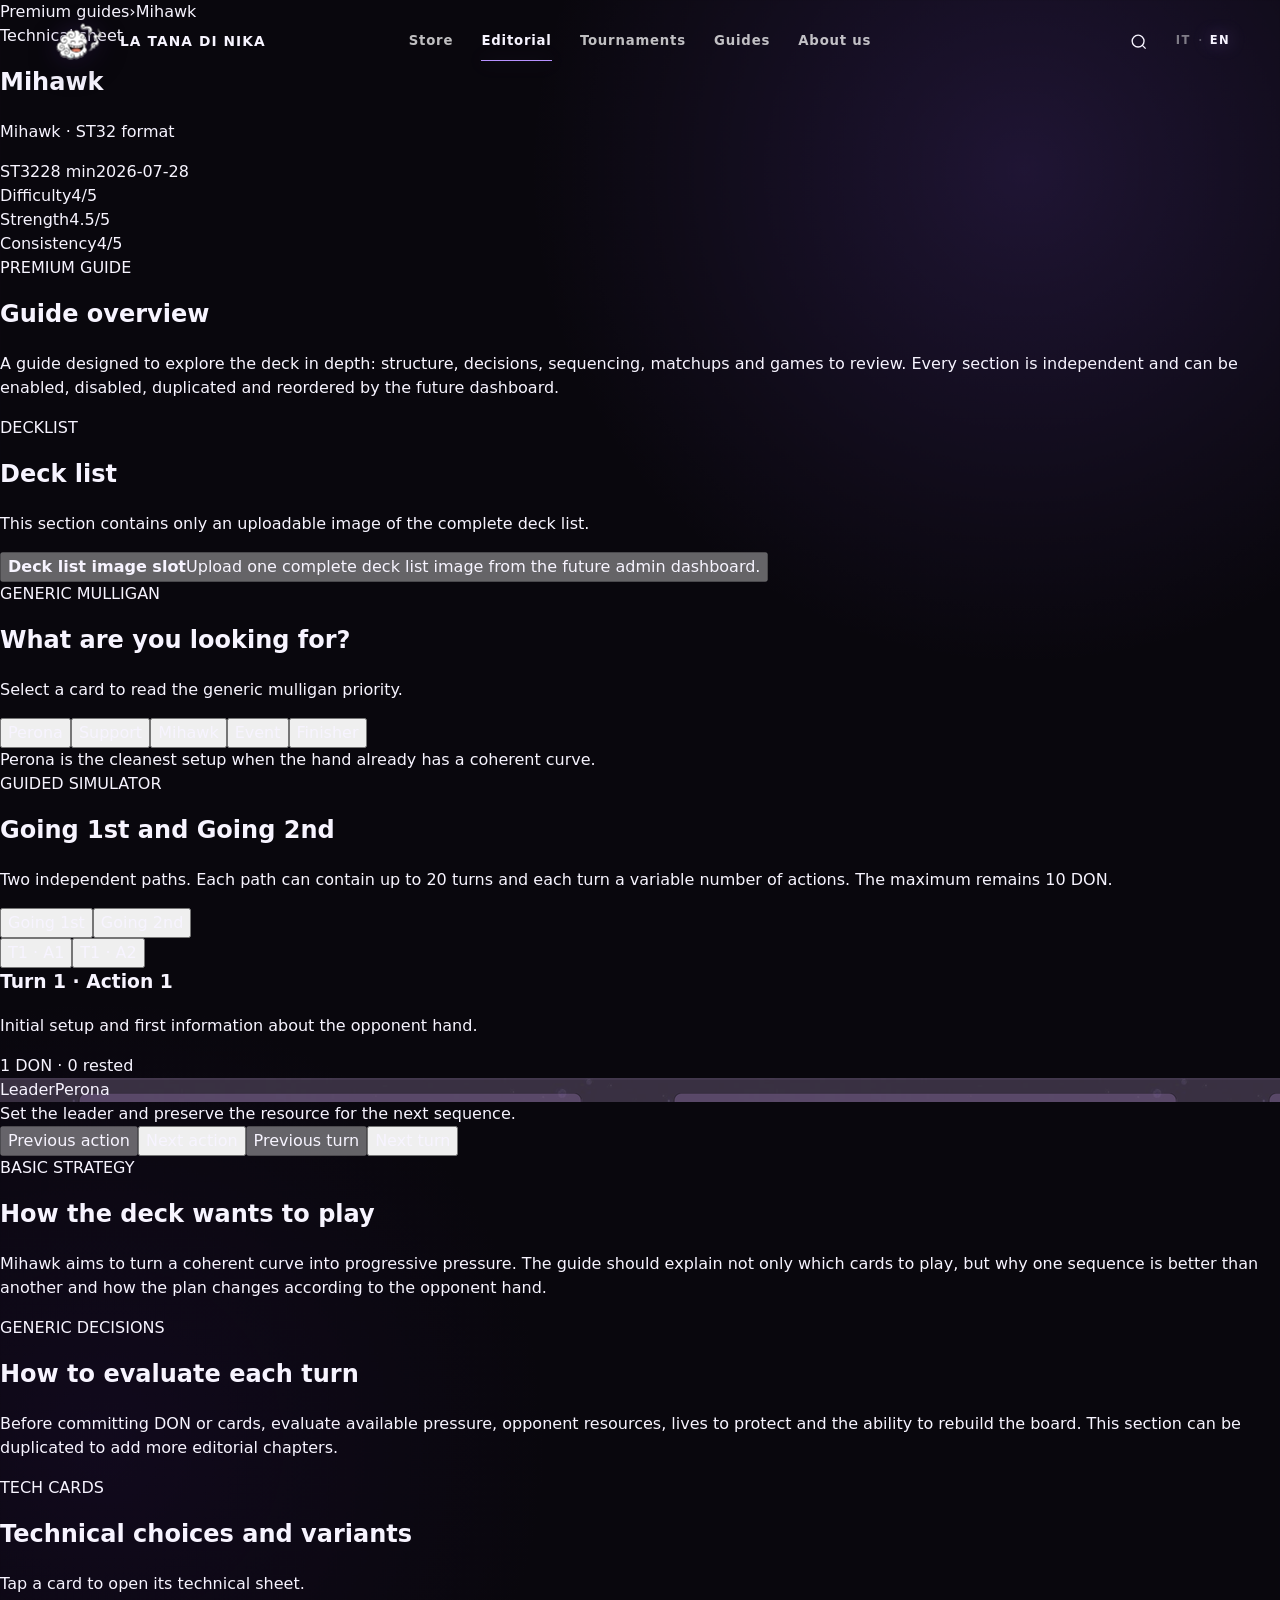
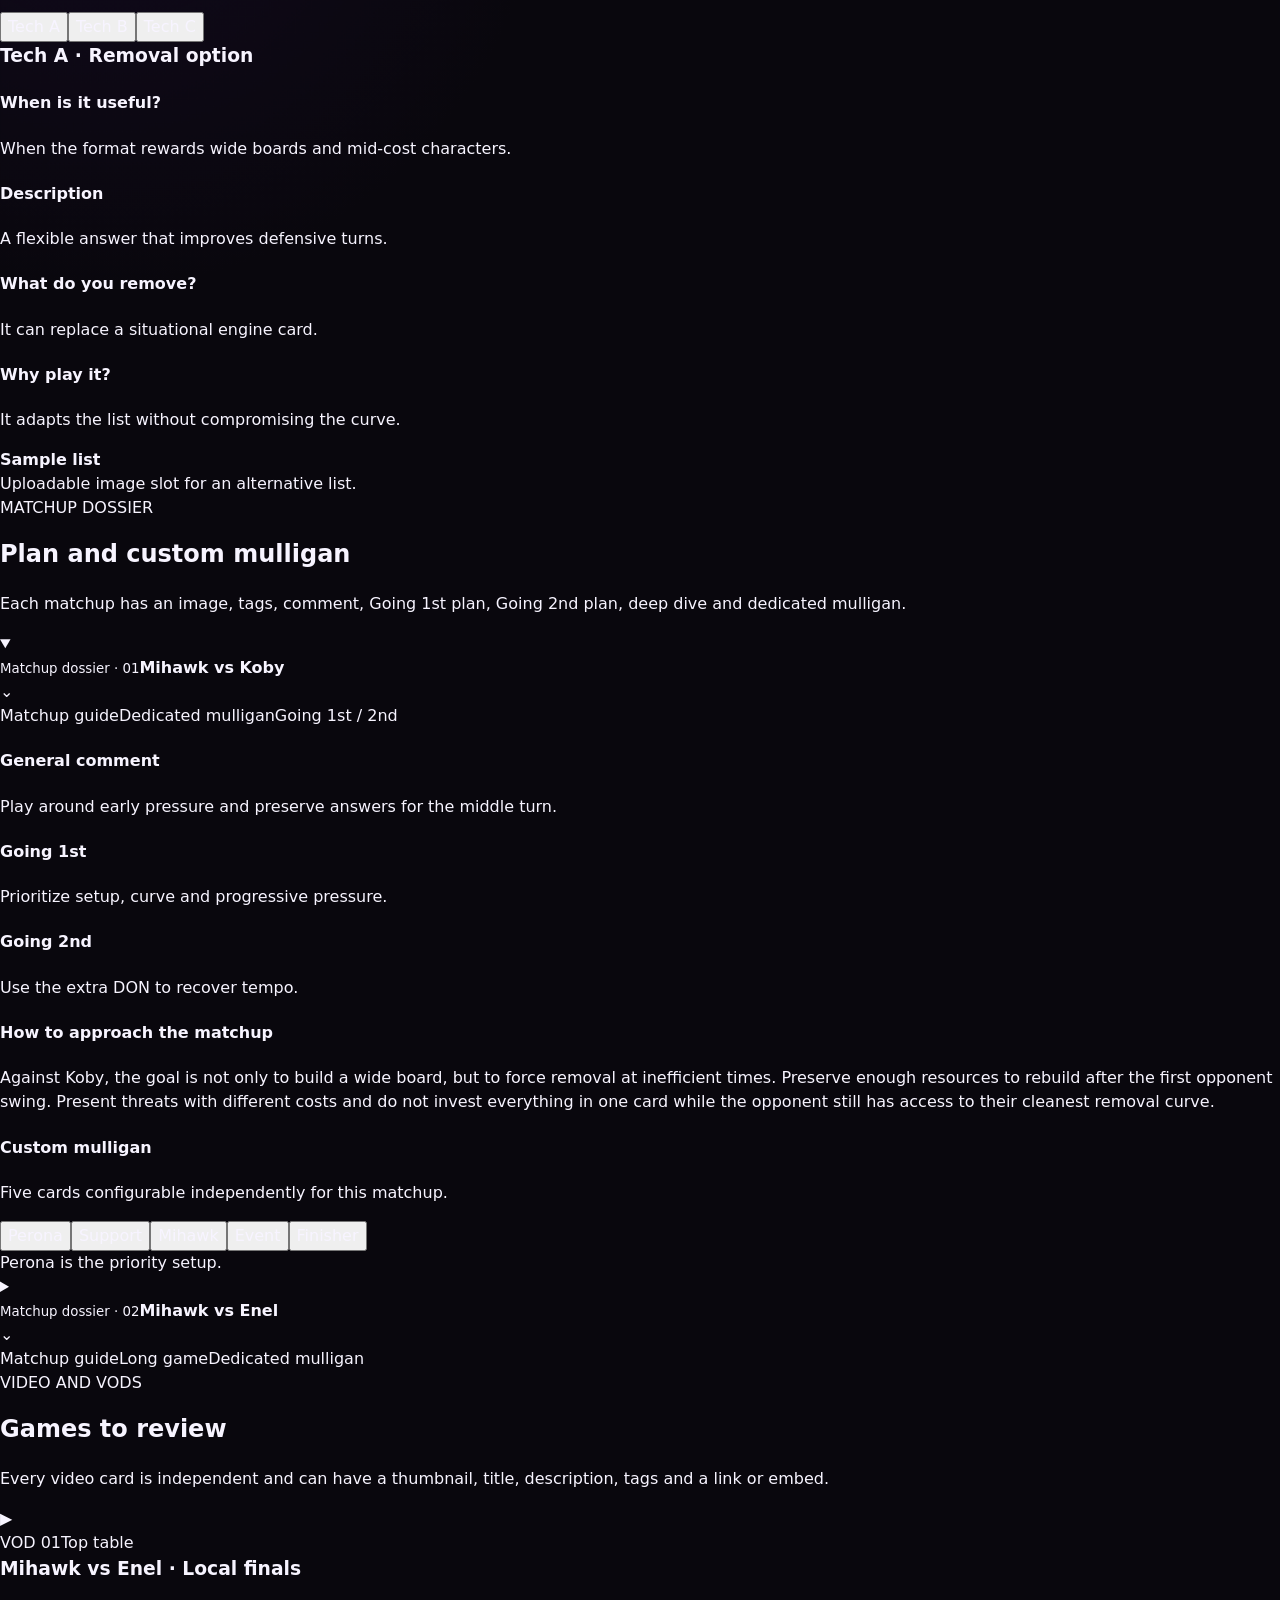
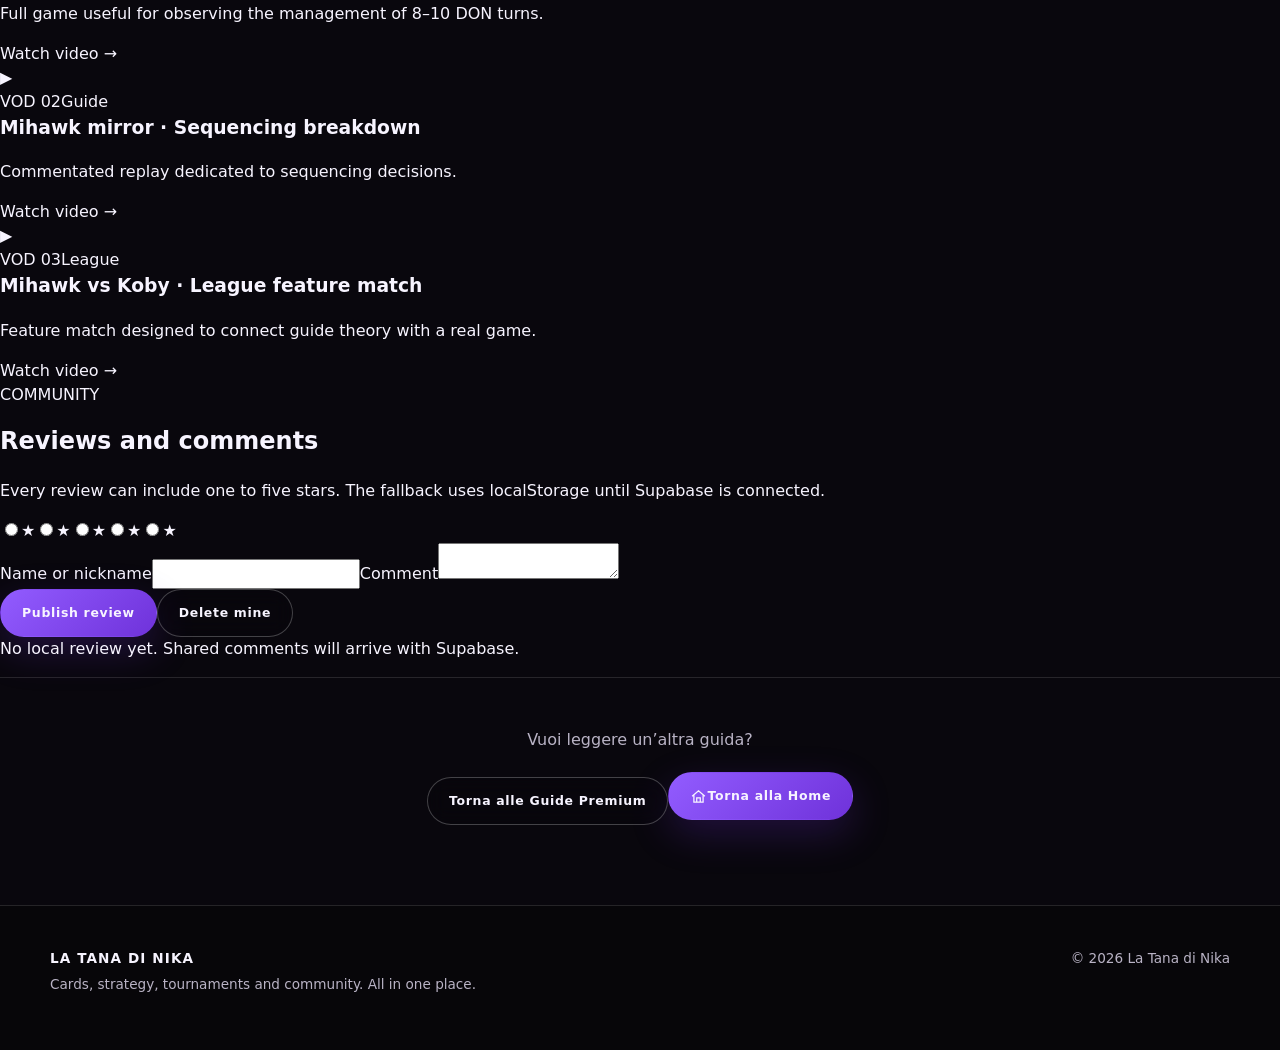
<file: editoriale/guide-premium/guida/index.html>
<!doctype html>
<html lang="it">
<head>
  <meta charset="utf-8">
  <meta name="robots" content="noindex, nofollow">
  <meta name="googlebot" content="noindex, nofollow">
  <meta name="viewport" content="width=device-width, initial-scale=1">
  <meta name="theme-color" content="#09070d">
  <meta name="description" content="Guida premium La Tana di Nika con scheda tecnica, simulatore, tech cards, matchup, VOD e recensioni.">
  <title>Guida premium — La Tana di Nika</title>
  <link rel="icon" type="image/png" href="../../../assets/images/favicon.png?v=4.4.18R1">
  <link rel="stylesheet" href="../../../css/tokens.css?v=4.4.18R2">
  <link rel="stylesheet" href="../../../css/base.css?v=4.4.18R2">
  <link rel="stylesheet" href="../../../css/components.css?v=4.4.18R2">
  <link rel="stylesheet" href="../../../css/pages.css?v=4.4.18R2">
  <script defer src="../../../js/i18n/it.js?v=4.4.18R2"></script>
  <script defer src="../../../js/i18n/en.js?v=4.4.18R2"></script>
  <script defer src="../../../js/data/premium-guides.js?v=4.4.18R2"></script>
  <script defer src="../../../js/components/header.js?v=4.4.18R2"></script>
  <script defer src="../../../js/components/premium-guide-detail.js?v=4.4.18R2"></script>
  <script defer src="../../../js/main.js?v=4.4.18R2"></script>
</head>
<body class="internal-page" data-root-prefix="../../../">
  <a class="skip-link" href="#main-content" data-i18n="accessibility.skip">Vai al contenuto</a>
  <header class="site-header" data-site-header>
    <div class="site-header__inner shell">
      <a class="brand" href="../../../index.html" aria-label="La Tana di Nika — Home"><span class="brand__mark" aria-hidden="true"><img src="../../../assets/images/mascot-nika.png?v=4.4.18R1" alt="" width="58" height="58"></span><span class="brand__text">La Tana di Nika</span></a>
      <nav class="desktop-nav" aria-label="Navigazione principale" data-i18n-aria-label="accessibility.mainNav"><a href="../../../index.html#store" data-i18n="nav.store">Store</a><a class="is-active" href="../../" data-i18n="nav.editorial">Editoriale</a><a href="../../../tornei/" data-i18n="nav.tournaments">Tornei</a><a href="../../guide-gratuite/" data-i18n="nav.guides">Guide</a><a href="../../../index.html#about" data-i18n="nav.about">Chi siamo</a></nav>
      <div class="header-actions"><a class="icon-button header-search-link" href="../../../index.html#search" aria-label="Ricerca" data-i18n-aria-label="accessibility.search"><svg viewBox="0 0 24 24" aria-hidden="true"><path d="m21 21-4.4-4.4m2.4-5.1a7.5 7.5 0 1 1-15 0 7.5 7.5 0 0 1 15 0Z"/></svg></a><div class="language-switch"><button type="button" data-language="it" aria-pressed="true">IT</button><span aria-hidden="true">·</span><button type="button" data-language="en" aria-pressed="false">EN</button></div><button class="menu-toggle" type="button" aria-expanded="false" aria-controls="mobile-menu" data-menu-toggle><span class="sr-only" data-i18n="nav.openMenu">Apri menu</span><span></span><span></span></button></div>
    </div>
    <div class="mobile-menu" id="mobile-menu" data-mobile-menu hidden><nav class="shell" aria-label="Navigazione principale" data-i18n-aria-label="accessibility.mainNav"><a href="../../../index.html#store" data-i18n="nav.store">Store</a><a class="is-active" href="../../" data-i18n="nav.editorial">Editoriale</a><a href="../../../tornei/" data-i18n="nav.tournaments">Tornei</a><a href="../../guide-gratuite/" data-i18n="nav.guides">Guide</a><a href="../../../index.html#about" data-i18n="nav.about">Chi siamo</a><div class="mobile-menu__language"><span data-i18n="language.label">Lingua</span><div class="language-switch language-switch--mobile"><button type="button" data-language="it" aria-pressed="true">Italiano</button><button type="button" data-language="en" aria-pressed="false">English</button></div></div></nav></div>
  </header>

  <main id="main-content" class="premium-guide-page">
    <div class="premium-guide-shell" data-premium-guide-root><div class="premium-guide-loading">Caricamento guida premium…</div></div>
  </main>

  <section class="page-return"><div class="shell"><p>Vuoi leggere un’altra guida?</p><div class="page-return__actions"><a class="button button--ghost" href="../">Torna alle Guide Premium</a><a class="button button--primary button--home" href="../../../index.html"><svg viewBox="0 0 24 24" aria-hidden="true"><path d="M3 11.5 12 4l9 7.5M5.5 10v10h13V10M9.5 20v-6h5v6"/></svg><span>Torna alla Home</span></a></div></div></section>
  <footer class="site-footer"><div class="shell site-footer__inner"><div><p class="site-footer__brand">La Tana di Nika</p><p data-i18n="footer.claim">Carte, strategia, tornei e community. Tutto nello stesso luogo.</p></div><p>© <span data-current-year></span> La Tana di Nika</p></div></footer>

  <div class="premium-lightbox" data-premium-lightbox hidden role="dialog" aria-modal="true" aria-label="Decklist ingrandita"><div class="premium-lightbox__dialog"><button class="premium-lightbox__close" type="button" data-premium-lightbox-close aria-label="Chiudi">×</button><img alt="Decklist ingrandita"></div></div>

  <script>
  window.addEventListener('load', () => {
    window.setTimeout(() => {
      const host = document.querySelector('[data-premium-guide-root]');
      if (!host || document.querySelector('.premium-module')) return;
      host.innerHTML = `<div class="content-load-error"><strong>Contenuto non caricato</strong><p>Il simulatore e i moduli della guida non hanno ricevuto i file necessari. Ricarica forzatamente la pagina; se il problema resta, verifica che le cartelle js, css e assets siano presenti nel repository.</p></div>`;
    }, 1800);
  });
  </script>
</body>
</html>
</file>
<file: css/tokens.css>
:root {
  --color-black: #09070d;
  --color-black-soft: #121019;
  --color-surface: rgba(19, 15, 27, 0.72);
  --color-surface-strong: rgba(14, 11, 20, 0.92);
  --color-white: #f7f4ff;
  --color-muted: #b9b3c5;
  --color-purple: #925cff;
  --color-purple-bright: #b791ff;
  --color-purple-deep: #4b1c8d;
  --color-line: rgba(255, 255, 255, 0.12);

  --font-sans: Inter, ui-sans-serif, system-ui, -apple-system, BlinkMacSystemFont, "Segoe UI", sans-serif;
  --font-display: "Iowan Old Style", "Palatino Linotype", Georgia, serif;

  --shell: min(1180px, calc(100vw - 48px));
  --shell-narrow: min(940px, calc(100vw - 48px));

  --radius-sm: 12px;
  --radius-md: 20px;
  --radius-lg: 30px;
  --radius-pill: 999px;

  --shadow-soft: 0 24px 70px rgba(0, 0, 0, 0.24);
  --shadow-card: 0 30px 90px rgba(0, 0, 0, 0.36);

  --ease-premium: cubic-bezier(0.22, 1, 0.36, 1);
  --ease-elastic: cubic-bezier(0.2, 0.85, 0.25, 1.08);
  --transition-fast: 180ms ease;
  --transition-smooth: 760ms var(--ease-premium);
}

@media (max-width: 720px) {
  :root {
    --shell: min(100% - 32px, 1180px);
    --shell-narrow: min(100% - 32px, 940px);
  }
}
</file>
<file: css/base.css>
*, *::before, *::after { box-sizing: border-box; }
html { scroll-behavior: smooth; background: var(--color-black); }
body {
  margin: 0;
  min-width: 320px;
  color: var(--color-white);
  background:
    radial-gradient(circle at 50% -20%, rgba(105, 50, 176, 0.18), rgba(105, 50, 176, 0) 34rem),
    var(--color-black);
  font-family: var(--font-sans);
  line-height: 1.5;
  text-rendering: optimizeLegibility;
  -webkit-font-smoothing: antialiased;
}
body.menu-open { overflow: hidden; }
img, svg { display: block; max-width: 100%; }
a { color: inherit; text-decoration: none; }
button, input { font: inherit; }
button { color: inherit; }
::selection { color: var(--color-white); background: rgba(146, 92, 255, 0.55); }

h1, h2, h3, p { margin-top: 0; }
h1, h2, h3 { text-wrap: balance; }
p { text-wrap: pretty; }

.shell { width: var(--shell); margin-inline: auto; }
.shell--narrow { width: var(--shell-narrow); }
.section { padding: clamp(88px, 11vw, 150px) 0; }

.skip-link {
  position: fixed;
  z-index: 9999;
  top: 12px;
  left: 12px;
  padding: 10px 14px;
  color: var(--color-black);
  background: var(--color-white);
  border-radius: var(--radius-sm);
  transform: translateY(-160%);
  transition: transform var(--transition-fast);
}
.skip-link:focus { transform: translateY(0); }

.sr-only {
  position: absolute !important;
  width: 1px !important;
  height: 1px !important;
  padding: 0 !important;
  margin: -1px !important;
  overflow: hidden !important;
  clip: rect(0, 0, 0, 0) !important;
  white-space: nowrap !important;
  border: 0 !important;
}

:focus-visible {
  outline: 2px solid var(--color-purple-bright);
  outline-offset: 4px;
}

.eyebrow {
  margin-bottom: 18px;
  color: var(--color-purple-bright);
  font-size: 0.72rem;
  font-weight: 800;
  letter-spacing: 0.2em;
}

.section-heading { max-width: 760px; margin-bottom: 48px; }
.section-heading--center { margin-inline: auto; text-align: center; }
.section-heading h2 {
  margin-bottom: 16px;
  font-family: var(--font-display);
  font-size: clamp(2.4rem, 5vw, 4.7rem);
  font-weight: 500;
  line-height: 0.98;
  letter-spacing: -0.045em;
}
.section-heading > p:last-child { color: var(--color-muted); font-size: 1.05rem; }

@media (prefers-reduced-motion: reduce) {
  html { scroll-behavior: auto; }
  *, *::before, *::after {
    scroll-behavior: auto !important;
    animation-duration: 0.01ms !important;
    animation-iteration-count: 1 !important;
    transition-duration: 0.01ms !important;
  }
}
</file>
<file: css/components.css>
.site-header {
  position: fixed;
  z-index: 1000;
  top: 0;
  left: 0;
  width: 100%;
  border-bottom: 1px solid transparent;
  transition: background var(--transition-fast), border-color var(--transition-fast), backdrop-filter var(--transition-fast);
}
.site-header.is-scrolled {
  background: rgba(9, 7, 13, 0.76);
  border-color: var(--color-line);
  backdrop-filter: blur(18px) saturate(120%);
}
.site-header__inner {
  display: grid;
  grid-template-columns: 1fr auto 1fr;
  align-items: center;
  min-height: 82px;
}
.brand { display: inline-flex; align-items: center; gap: 12px; width: max-content; }
.brand__mark {
  position: relative;
  display: grid;
  place-items: center;
  width: 58px;
  height: 58px;
  overflow: visible !important;
  border: 0 !important;
  border-radius: 0 !important;
  background: transparent !important;
  box-shadow: none !important;
  transform: translateZ(0);
  transition: transform 620ms var(--ease-premium);
}
.brand__mark picture {
  display: grid;
  width: 100%;
  height: 100%;
  place-items: center;
  background: transparent !important;
}
.brand__mark img {
  display: block;
  width: 56px;
  height: 56px;
  padding: 0;
  border: 0 !important;
  border-radius: 0 !important;
  background: transparent !important;
  object-fit: contain;
  filter:
    drop-shadow(0 1px 0 rgba(255,255,255,.52))
    drop-shadow(0 8px 16px rgba(0,0,0,.42))
    drop-shadow(0 0 11px rgba(133,78,225,.2));
  transform: translateZ(0) scale(.98);
  transition: transform 620ms var(--ease-premium), filter 620ms var(--ease-premium);
}
.brand__text { font-size: 0.86rem; font-weight: 800; letter-spacing: 0.08em; text-transform: uppercase; }

.desktop-nav { display: flex; align-items: center; gap: clamp(20px, 2.2vw, 34px); }
.desktop-nav a {
  position: relative;
  color: rgba(255,255,255,.74);
  font-size: 0.83rem;
  font-weight: 700;
  letter-spacing: .06em;
  transition: color var(--transition-fast);
}
.desktop-nav a::after {
  content: "";
  position: absolute;
  right: 0;
  bottom: -10px;
  left: 0;
  height: 1px;
  background: var(--color-purple-bright);
  transform: scaleX(0);
  transition: transform var(--transition-fast);
}
.desktop-nav a:hover { color: var(--color-white); }
.desktop-nav a:hover::after { transform: scaleX(1); }

.header-actions { display: flex; justify-content: flex-end; align-items: center; gap: 18px; }
.icon-button {
  display: grid;
  place-items: center;
  width: 38px;
  height: 38px;
  padding: 0;
  border: 0;
  border-radius: 50%;
  color: var(--color-white);
  background: transparent;
}
.icon-button svg { width: 19px; fill: none; stroke: currentColor; stroke-width: 1.7; }
.icon-button:hover { background: rgba(255,255,255,.08); }

.language-switch { display: inline-flex; align-items: center; gap: 7px; }
.language-switch button {
  padding: 3px 0;
  border: 0;
  color: rgba(255,255,255,.46);
  background: transparent;
  font-size: .72rem;
  font-weight: 800;
  letter-spacing: .12em;
  cursor: pointer;
  transition: color var(--transition-fast), text-shadow var(--transition-fast);
}
.language-switch button[aria-pressed="true"] { color: var(--color-white); text-shadow: 0 0 18px rgba(183,145,255,.45); }
.language-switch span { color: rgba(255,255,255,.3); }

.menu-toggle {
  display: none;
  width: 42px;
  height: 42px;
  padding: 0;
  border: 0;
  background: transparent;
  cursor: pointer;
}
.menu-toggle > span:not(.sr-only) {
  display: block;
  width: 23px;
  height: 1px;
  margin: 6px auto;
  background: var(--color-white);
  transition: transform var(--transition-fast);
}
.menu-toggle[aria-expanded="true"] > span:nth-of-type(2) { transform: translateY(3.5px) rotate(45deg); }
.menu-toggle[aria-expanded="true"] > span:nth-of-type(3) { transform: translateY(-3.5px) rotate(-45deg); }

.mobile-menu {
  min-height: calc(100svh - 72px);
  background: rgba(9, 7, 13, .98);
  border-top: 1px solid var(--color-line);
}
.mobile-menu nav { display: grid; padding-block: 30px; }
.mobile-menu a { padding: 18px 0; border-bottom: 1px solid var(--color-line); font-family: var(--font-display); font-size: 2rem; }
.mobile-menu__language { padding-top: 28px; color: var(--color-muted); }
.language-switch--mobile { display: flex; gap: 20px; margin-top: 14px; }
.language-switch--mobile button { font-size: .9rem; letter-spacing: .06em; }

.button {
  display: inline-flex;
  justify-content: center;
  align-items: center;
  min-height: 48px;
  padding: 0 21px;
  border: 1px solid transparent;
  border-radius: var(--radius-pill);
  font-size: .78rem;
  font-weight: 800;
  letter-spacing: .055em;
  transition: transform var(--transition-fast), background var(--transition-fast), border-color var(--transition-fast), box-shadow var(--transition-fast);
}
.button:hover { transform: translateY(-2px); }
.button--primary {
  color: var(--color-white);
  background: linear-gradient(135deg, var(--color-purple), #6f32da);
  box-shadow: 0 14px 38px rgba(91, 40, 171, .3);
}
.button--primary:hover { box-shadow: 0 18px 50px rgba(126, 72, 229, .42); }
.button--ghost { border-color: rgba(255,255,255,.24); background: rgba(9,7,13,.18); backdrop-filter: blur(10px); }
.button--ghost:hover { border-color: rgba(255,255,255,.5); background: rgba(255,255,255,.07); }

.site-footer { border-top: 1px solid var(--color-line); background: #070609; }
.site-footer__inner { display: flex; justify-content: space-between; gap: 40px; padding-block: 42px; color: var(--color-muted); font-size: .85rem; }
.site-footer__brand { margin-bottom: 6px; color: var(--color-white); font-weight: 800; letter-spacing: .08em; text-transform: uppercase; }

@media (max-width: 900px) {
  .site-header__inner { grid-template-columns: 1fr auto; min-height: 72px; }
  .desktop-nav, .header-search-link, .header-actions > .language-switch:not(.language-switch--mobile) { display: none; }
  .menu-toggle { display: block; }
}

@media (max-width: 620px) {
  .brand__text { display: none; }
  .site-footer__inner { flex-direction: column; }
}

/* V4.3.2 — hotfix logo header senza contenitore */
.brand:hover .brand__mark {
  transform: translate3d(0,-2px,0) rotate(-1.5deg);
}
.brand:hover .brand__mark img {
  filter:
    drop-shadow(0 1px 0 rgba(255,255,255,.62))
    drop-shadow(0 11px 20px rgba(0,0,0,.46))
    drop-shadow(0 0 16px rgba(151,98,245,.3));
  transform: translateZ(0) scale(1.045) rotate(1.5deg);
}
.site-header.is-scrolled .brand__mark {
  background: transparent !important;
  border: 0 !important;
  border-radius: 0 !important;
  box-shadow: none !important;
}
@media (max-width: 900px) {
  .brand__mark { width: 46px; height: 46px; }
  .brand__mark img { width: 44px; height: 44px; }
}
@media (prefers-reduced-motion: reduce) {
  .brand__mark, .brand__mark img { transition-duration: 1ms !important; }
}

/* ======================================================
   V4.3.3 — HEADER MOTION REFINEMENT
   Transizioni più continue, navigazione attiva e menu
   mobile animato senza modificare la struttura HTML.
====================================================== */
.site-header {
  background: rgba(9, 7, 13, 0);
  transition:
    background 720ms var(--ease-premium),
    border-color 720ms var(--ease-premium),
    backdrop-filter 720ms var(--ease-premium),
    box-shadow 720ms var(--ease-premium);
}

.site-header.is-scrolled {
  background: rgba(9, 7, 13, .82);
  box-shadow: 0 16px 48px rgba(0,0,0,.16);
  backdrop-filter: blur(20px) saturate(126%);
}

.site-header__inner {
  transition: min-height 720ms var(--ease-premium);
}

.site-header.is-scrolled .site-header__inner {
  min-height: 70px;
}

.site-header.is-scrolled .brand__mark {
  transform: translate3d(0,0,0) scale(.92);
}

.site-header.is-scrolled .brand__text {
  opacity: .9;
}

.brand__text {
  transition: opacity 520ms var(--ease-premium), transform 520ms var(--ease-premium);
}

.desktop-nav a {
  transition: color 420ms ease, opacity 420ms ease;
}

.desktop-nav a::after {
  transform-origin: center;
  transition: transform 620ms var(--ease-premium), opacity 420ms ease;
}

.desktop-nav a.is-active,
.desktop-nav a[aria-current="page"] {
  color: var(--color-white);
}

.desktop-nav a.is-active::after,
.desktop-nav a[aria-current="page"]::after {
  opacity: 1;
  transform: scaleX(1);
  box-shadow: 0 0 18px rgba(183,145,255,.35);
}

.icon-button,
.language-switch button {
  transition:
    color 420ms ease,
    background 420ms ease,
    transform 520ms var(--ease-premium),
    text-shadow 420ms ease;
}

.icon-button:hover {
  transform: translateY(-1px);
}

.language-switch button:hover {
  color: rgba(255,255,255,.82);
  transform: translateY(-1px);
}

.menu-toggle > span:not(.sr-only) {
  transform-origin: center;
  transition: transform 620ms var(--ease-premium), opacity 420ms ease;
}

.mobile-menu {
  position: absolute;
  top: 100%;
  right: 0;
  left: 0;
  max-height: calc(100svh - 64px);
  overflow-y: auto;
  overscroll-behavior: contain;
  opacity: 0;
  visibility: hidden;
  transform: translate3d(0,-14px,0);
  transform-origin: top;
  transition:
    opacity 360ms ease,
    visibility 360ms ease,
    transform 520ms var(--ease-premium);
}

.mobile-menu.is-open {
  opacity: 1;
  visibility: visible;
  transform: translate3d(0,0,0);
}

.mobile-menu nav > a,
.mobile-menu__language {
  opacity: 0;
  transform: translate3d(0,14px,0);
  transition:
    opacity 420ms ease,
    transform 620ms var(--ease-premium);
}

.mobile-menu.is-open nav > a,
.mobile-menu.is-open .mobile-menu__language {
  opacity: 1;
  transform: translate3d(0,0,0);
}

.mobile-menu.is-open nav > a:nth-child(1) { transition-delay: 45ms; }
.mobile-menu.is-open nav > a:nth-child(2) { transition-delay: 85ms; }
.mobile-menu.is-open nav > a:nth-child(3) { transition-delay: 125ms; }
.mobile-menu.is-open nav > a:nth-child(4) { transition-delay: 165ms; }
.mobile-menu.is-open nav > a:nth-child(5) { transition-delay: 205ms; }
.mobile-menu.is-open .mobile-menu__language { transition-delay: 245ms; }

.mobile-menu a.is-active,
.mobile-menu a[aria-current="page"] {
  color: var(--color-purple-bright);
}

body.menu-open {
  overflow: hidden;
}

@media (max-width: 900px) {
  .site-header.is-scrolled .site-header__inner {
    min-height: 64px;
  }

  .site-header.is-scrolled .brand__mark {
    transform: translate3d(0,0,0) scale(.94);
  }
}

@media (prefers-reduced-motion: reduce) {
  .site-header,
  .site-header__inner,
  .brand__text,
  .desktop-nav a,
  .desktop-nav a::after,
  .icon-button,
  .language-switch button,
  .menu-toggle > span:not(.sr-only),
  .mobile-menu,
  .mobile-menu nav > a,
  .mobile-menu__language {
    transition-duration: 1ms !important;
  }
}

.site-header.is-scrolled .brand:hover .brand__mark {
  transform: translate3d(0,-2px,0) rotate(-1.5deg) scale(.92);
}

@media (max-width: 900px) {
  .site-header.is-scrolled .brand:hover .brand__mark {
    transform: translate3d(0,-1px,0) rotate(-1deg) scale(.94);
  }
}

/* V4.4.18R1 — visible fallback for incomplete deployments */
.content-load-error {
  width: min(760px, calc(100% - 32px));
  margin: 140px auto 72px;
  padding: clamp(24px, 5vw, 42px);
  border: 1px solid rgba(183,145,255,.28);
  border-radius: 22px;
  background: linear-gradient(145deg, rgba(146,92,255,.09), rgba(15,11,22,.94));
  box-shadow: 0 28px 80px rgba(0,0,0,.32);
}
.content-load-error strong {
  display: block;
  margin-bottom: 10px;
  font-family: var(--font-display);
  font-size: clamp(1.8rem, 5vw, 3rem);
  font-weight: 500;
}
.content-load-error p { margin: 0; color: var(--color-muted); line-height: 1.7; }
</file>
<file: css/home.css>
.split-hero {
  position: relative;
  min-height: 86svh;
  overflow: hidden;
  background: #120d1b;
}
.split-hero::after {
  content: "";
  position: absolute;
  z-index: 5;
  right: 0;
  bottom: 0;
  left: 0;
  height: 22%;
  pointer-events: none;
  background: linear-gradient(180deg, transparent, rgba(9,7,13,.24));
}
.split-hero__ambient { position: absolute; inset: 0; pointer-events: none; z-index: 2; }
.ambient-star { position: absolute; width: 3px; height: 3px; border-radius: 50%; background: #fff; box-shadow: 0 0 18px 4px rgba(183,145,255,.55); animation: starPulse 4s ease-in-out infinite; }
.ambient-star--one { top: 17%; left: 24%; }
.ambient-star--two { top: 13%; left: 67%; animation-delay: 1.5s; }
.ambient-star--three { top: 29%; left: 83%; animation-delay: 2.6s; }
@keyframes starPulse { 50% { opacity: .28; transform: scale(.65); } }

.hero-stage {
  --store-share: 50%;
  --editorial-share: 50%;
  --split-position: 50%;
  position: relative;
  display: flex;
  min-height: 86svh;
  overflow: hidden;
  isolation: isolate;
  background-image:
    linear-gradient(180deg, rgba(8,5,12,.24), rgba(8,5,12,.12)),
    url("../assets/images/hero-sea.png");
  background-size: cover;
  background-position: center;
}
.hero-stage::before {
  content: "";
  position: absolute;
  z-index: -1;
  inset: -4%;
  background: inherit;
  background-size: cover;
  background-position: center;
  transform: scale(1.06);
  animation: oceanDrift 18s ease-in-out infinite alternate;
}
@keyframes oceanDrift { from { transform: scale(1.06) translate3d(-.4%,0,0); } to { transform: scale(1.09) translate3d(.4%,-.3%,0); } }

.hero-panel {
  position: relative;
  display: flex;
  align-items: center;
  min-width: 0;
  min-height: 86svh;
  overflow: hidden;
  cursor: default;
  transition: flex-basis var(--transition-smooth), filter var(--transition-smooth);
}
.hero-panel--store { flex: 0 0 var(--store-share); justify-content: flex-end; }
.hero-panel--editorial { flex: 0 0 var(--editorial-share); justify-content: flex-start; }
.hero-panel__shade { position: absolute; inset: 0; transition: opacity var(--transition-smooth), background var(--transition-smooth); }
.hero-panel--store .hero-panel__shade { background: linear-gradient(90deg, rgba(5,4,8,.82) 0%, rgba(8,6,12,.52) 57%, rgba(8,6,12,.1) 100%); }
.hero-panel--editorial .hero-panel__shade { background: linear-gradient(270deg, rgba(5,4,8,.82) 0%, rgba(8,6,12,.52) 57%, rgba(8,6,12,.1) 100%); }

.hero-panel__content {
  position: relative;
  z-index: 3;
  width: min(510px, calc(100% - 64px));
  padding-top: 84px;
  transition: transform var(--transition-smooth), opacity var(--transition-smooth);
}
.hero-panel--store .hero-panel__content { margin-right: clamp(42px, 6vw, 105px); }
.hero-panel--editorial .hero-panel__content { margin-left: clamp(42px, 6vw, 105px); }
.hero-panel h1, .hero-panel h2 {
  margin-bottom: 24px;
  font-family: var(--font-display);
  font-size: clamp(3rem, 5.7vw, 6rem);
  font-weight: 500;
  line-height: .92;
  letter-spacing: -.055em;
  text-shadow: 0 12px 55px rgba(0,0,0,.46);
}
.hero-panel__description { max-width: 470px; margin-bottom: 32px; color: rgba(247,244,255,.76); font-size: clamp(.98rem, 1.2vw, 1.12rem); }
.hero-panel__actions { display: flex; flex-wrap: wrap; gap: 12px; }
.hero-panel__index { position: absolute; z-index: 2; bottom: 45px; color: rgba(255,255,255,.22); font-family: var(--font-display); font-size: 1rem; letter-spacing: .18em; }
.hero-panel--store .hero-panel__index { left: 44px; }
.hero-panel--editorial .hero-panel__index { right: 44px; }

.hero-divider {
  position: absolute;
  z-index: 7;
  top: 0;
  bottom: 0;
  left: var(--split-position);
  width: 90px;
  pointer-events: none;
  transform: translateX(-50%);
  transition: left var(--transition-smooth);
  filter: drop-shadow(0 0 18px rgba(160,104,255,.18));
}
.hero-divider svg { width: 100%; height: 100%; overflow: visible; }
.hero-divider path { fill: none; stroke: rgba(240,232,255,.32); stroke-width: 1.3; vector-effect: non-scaling-stroke; }
.hero-divider__core { position: absolute; top: 50%; left: 50%; width: 5px; height: 5px; border-radius: 50%; background: var(--color-purple-bright); box-shadow: 0 0 22px 8px rgba(146,92,255,.35); transform: translate(-50%,-50%); opacity: .78; }

.hero-stage[data-active="store"] { --store-share: 58%; --editorial-share: 42%; --split-position: 58%; }
.hero-stage[data-active="editorial"] { --store-share: 42%; --editorial-share: 58%; --split-position: 42%; }
.hero-stage[data-active="store"] .hero-panel--store .hero-panel__content { transform: translateX(18px); }
.hero-stage[data-active="editorial"] .hero-panel--editorial .hero-panel__content { transform: translateX(-18px); }
.hero-stage[data-active="store"] .hero-panel--editorial,
.hero-stage[data-active="editorial"] .hero-panel--store { filter: saturate(.72) brightness(.73); }
.hero-stage[data-active="store"] .hero-panel--editorial .hero-panel__content,
.hero-stage[data-active="editorial"] .hero-panel--store .hero-panel__content { opacity: .76; }

.hero-scroll-cue {
  position: absolute;
  z-index: 8;
  bottom: 25px;
  left: 50%;
  display: flex;
  align-items: center;
  gap: 12px;
  color: rgba(255,255,255,.6);
  font-size: .65rem;
  font-weight: 800;
  letter-spacing: .16em;
  text-transform: uppercase;
  transform: translateX(-50%);
}
.hero-scroll-cue i { position: relative; display: block; width: 42px; height: 1px; overflow: hidden; background: rgba(255,255,255,.18); }
.hero-scroll-cue i::after { content: ""; position: absolute; inset: 0; background: var(--color-purple-bright); transform: translateX(-100%); animation: scrollCue 2.2s ease-in-out infinite; }
@keyframes scrollCue { 55%,100% { transform: translateX(100%); } }

.search-hub { position: relative; background: radial-gradient(circle at 50% 0, rgba(104,52,181,.15), transparent 38rem); }
.search-console {
  padding: clamp(22px,4vw,42px);
  border: 1px solid var(--color-line);
  border-radius: var(--radius-lg);
  background: linear-gradient(180deg, rgba(25,20,35,.82), rgba(15,12,21,.84));
  box-shadow: var(--shadow-card);
  backdrop-filter: blur(18px);
}
.segmented-control { display: flex; width: max-content; margin: 0 auto 28px; padding: 4px; border: 1px solid var(--color-line); border-radius: var(--radius-pill); background: rgba(0,0,0,.23); }
.segmented-control button { min-width: 130px; padding: 10px 18px; border: 0; border-radius: var(--radius-pill); color: var(--color-muted); background: transparent; font-size: .78rem; font-weight: 800; cursor: pointer; transition: color var(--transition-fast), background var(--transition-fast), box-shadow var(--transition-fast); }
.segmented-control button[aria-selected="true"] { color: var(--color-white); background: rgba(146,92,255,.22); box-shadow: inset 0 0 0 1px rgba(183,145,255,.24), 0 8px 24px rgba(72,29,142,.18); }
.search-form { display: grid; grid-template-columns: auto 1fr auto; align-items: center; gap: 14px; min-height: 70px; padding: 9px 10px 9px 22px; border: 1px solid rgba(255,255,255,.18); border-radius: 22px; background: rgba(5,4,8,.52); transition: border-color var(--transition-fast), box-shadow var(--transition-fast); }
.search-form:focus-within { border-color: rgba(183,145,255,.65); box-shadow: 0 0 0 4px rgba(146,92,255,.09); }
.search-form svg { width: 22px; fill: none; stroke: var(--color-purple-bright); stroke-width: 1.6; }
.search-form input { width: 100%; border: 0; outline: 0; color: var(--color-white); background: transparent; font-size: 1rem; }
.search-form input::placeholder { color: rgba(255,255,255,.42); }
.search-suggestions { display: flex; align-items: center; flex-wrap: wrap; gap: 14px; margin-top: 20px; color: var(--color-muted); font-size: .76rem; }
.search-suggestions > div { display: flex; flex-wrap: wrap; gap: 8px; }
.search-suggestions button { padding: 7px 11px; border: 1px solid var(--color-line); border-radius: var(--radius-pill); color: rgba(255,255,255,.72); background: rgba(255,255,255,.03); font-size: .72rem; cursor: pointer; transition: border-color var(--transition-fast), color var(--transition-fast), background var(--transition-fast); }
.search-suggestions button:hover { border-color: rgba(183,145,255,.5); color: var(--color-white); background: rgba(146,92,255,.08); }

.featured-preview { background: linear-gradient(180deg, var(--color-black), #0d0a12); }
.preview-grid { display: grid; grid-template-columns: repeat(2, minmax(0,1fr)); gap: 20px; }
.preview-card { position: relative; min-height: 390px; overflow: hidden; border: 1px solid var(--color-line); border-radius: var(--radius-lg); box-shadow: var(--shadow-soft); transition: transform var(--transition-smooth), border-color var(--transition-smooth), box-shadow var(--transition-smooth); }
.preview-card::before, .preview-card::after { content: ""; position: absolute; inset: 0; }
.preview-card::before { background-image: url("../assets/images/hero-sea.png"); background-size: cover; transition: transform 1s var(--ease-premium); }
.preview-card::after { background: linear-gradient(180deg, rgba(8,6,12,.12), rgba(8,6,12,.9)); }
.preview-card--store::before { background-position: 22% center; }
.preview-card--editorial::before { background-position: 82% center; }
.preview-card:hover { transform: translateY(-8px); border-color: rgba(183,145,255,.32); box-shadow: 0 38px 100px rgba(0,0,0,.5); }
.preview-card:hover::before { transform: scale(1.055); }
.preview-card__tag { position: absolute; z-index: 3; top: 26px; left: 26px; padding: 8px 12px; border: 1px solid rgba(255,255,255,.2); border-radius: var(--radius-pill); background: rgba(9,7,13,.35); backdrop-filter: blur(10px); font-size: .68rem; font-weight: 800; letter-spacing: .16em; }
.preview-card__body { position: absolute; z-index: 3; right: 30px; bottom: 30px; left: 30px; }
.preview-card__body p { margin-bottom: 10px; color: var(--color-purple-bright); font-size: .75rem; font-weight: 800; letter-spacing: .1em; text-transform: uppercase; }
.preview-card__body h3 { max-width: 500px; margin-bottom: 24px; font-family: var(--font-display); font-size: clamp(2.05rem, 3.4vw, 3.4rem); font-weight: 500; line-height: 1; letter-spacing: -.04em; }
.preview-card__body a { font-size: .78rem; font-weight: 800; letter-spacing: .07em; text-transform: uppercase; }
.preview-card__body a::after { content: " →"; color: var(--color-purple-bright); }

@media (max-width: 1020px) {
  .hero-panel h1, .hero-panel h2 { font-size: clamp(2.65rem,5.8vw,4.6rem); }
  .hero-panel__content { width: min(450px, calc(100% - 48px)); }
  .hero-panel--store .hero-panel__content { margin-right: 36px; }
  .hero-panel--editorial .hero-panel__content { margin-left: 36px; }
}

@media (max-width: 760px) {
  .split-hero, .hero-stage { min-height: 92svh; }
  .hero-stage { flex-direction: column; background-position: 50% center; }
  .hero-panel { min-height: 0; transition: flex-basis var(--transition-smooth), filter var(--transition-smooth); }
  .hero-panel--store, .hero-panel--editorial { flex: 0 0 50%; justify-content: flex-start; }
  .hero-stage[data-active="store"] .hero-panel--store { flex-basis: 58%; }
  .hero-stage[data-active="store"] .hero-panel--editorial { flex-basis: 42%; }
  .hero-stage[data-active="editorial"] .hero-panel--store { flex-basis: 42%; }
  .hero-stage[data-active="editorial"] .hero-panel--editorial { flex-basis: 58%; }
  .hero-panel__content { width: calc(100% - 40px); margin: 0 20px !important; padding-top: 48px; align-self: center; }
  .hero-panel h1, .hero-panel h2 { margin-bottom: 14px; font-size: clamp(2.4rem,11vw,4rem); line-height: .94; }
  .hero-panel__description { max-width: 580px; margin-bottom: 19px; font-size: .9rem; }
  .hero-panel__actions { gap: 8px; }
  .hero-panel__actions .button { min-height: 42px; padding: 0 15px; font-size: .68rem; }
  .hero-panel--store .hero-panel__shade { background: linear-gradient(180deg, rgba(5,4,8,.78), rgba(8,6,12,.28)); }
  .hero-panel--editorial .hero-panel__shade { background: linear-gradient(0deg, rgba(5,4,8,.82), rgba(8,6,12,.26)); }
  .hero-panel__index { display: none; }
  .hero-stage[data-active="store"] .hero-panel--store .hero-panel__content,
  .hero-stage[data-active="editorial"] .hero-panel--editorial .hero-panel__content { transform: translateY(7px); }
  .hero-stage[data-active="store"] .hero-panel--editorial .hero-panel__content,
  .hero-stage[data-active="editorial"] .hero-panel--store .hero-panel__content { opacity: .56; }
  .hero-divider { top: var(--split-position); left: 0; width: 100%; height: 70px; transform: translateY(-50%); transition: top var(--transition-smooth); }
  .hero-divider svg { transform: rotate(90deg); transform-origin: center; }
  .hero-stage[data-active="store"] { --split-position: 58%; }
  .hero-stage[data-active="editorial"] { --split-position: 42%; }
  .hero-scroll-cue { display: none; }
  .preview-grid { grid-template-columns: 1fr; }
}

@media (max-width: 560px) {
  .eyebrow { margin-bottom: 11px; font-size: .62rem; }
  .search-form { grid-template-columns: auto 1fr; padding: 12px 16px; }
  .search-form .button { grid-column: 1 / -1; width: 100%; }
  .segmented-control { width: 100%; }
  .segmented-control button { flex: 1; min-width: 0; }
  .search-suggestions { align-items: flex-start; flex-direction: column; }
  .preview-card { min-height: 340px; }
}

/* ======================================================
   HERO REFINEMENT — V2
   Modifiche localizzate: profondità, focus e movimento.
====================================================== */

.hero-stage {
  --pointer-shift-x: 0px;
  --pointer-shift-y: 0px;
  --pointer-light-x: 50%;
  --pointer-light-y: 48%;
}

.hero-stage::before {
  inset: -6%;
  transform: scale(1.085)
    translate3d(
      var(--pointer-shift-x),
      var(--pointer-shift-y),
      0
    );
  animation: oceanDriftV2 22s var(--ease-premium) infinite alternate;
  will-change: transform;
}

.hero-stage::after {
  content: "";
  position: absolute;
  z-index: 0;
  inset: 0;
  pointer-events: none;
  opacity: .68;
  background:
    radial-gradient(
      circle at var(--pointer-light-x) var(--pointer-light-y),
      rgba(167, 109, 255, .17),
      transparent 25rem
    ),
    linear-gradient(90deg, rgba(5, 3, 8, .14), transparent 34%, transparent 66%, rgba(5, 3, 8, .14));
  transition: opacity var(--transition-smooth);
}

@keyframes oceanDriftV2 {
  from {
    transform: scale(1.085)
      translate3d(
        var(--pointer-shift-x),
        var(--pointer-shift-y),
        0
      );
  }
  to {
    transform: scale(1.105)
      translate3d(
        var(--pointer-shift-x),
        var(--pointer-shift-y),
        0
      );
  }
}

.hero-panel {
  z-index: 1;
  outline: none;
  will-change: flex-basis, filter;
}

.hero-panel::after {
  content: "";
  position: absolute;
  z-index: 1;
  top: 14%;
  bottom: 14%;
  width: 1px;
  opacity: 0;
  background: linear-gradient(180deg, transparent, rgba(205, 177, 255, .58), transparent);
  box-shadow: 0 0 34px rgba(146, 92, 255, .28);
  transition: opacity var(--transition-smooth), transform var(--transition-smooth);
}

.hero-panel--store::after {
  right: 22px;
  transform: translateX(-12px);
}

.hero-panel--editorial::after {
  left: 22px;
  transform: translateX(12px);
}

.hero-panel:focus-visible {
  box-shadow: inset 0 0 0 2px rgba(183, 145, 255, .8);
}

.hero-panel__shade {
  z-index: 0;
}

.hero-panel__content {
  will-change: transform, opacity;
}

.hero-panel h1,
.hero-panel h2 {
  transition:
    transform var(--transition-smooth),
    letter-spacing var(--transition-smooth),
    text-shadow var(--transition-smooth);
}

.hero-panel__actions {
  transition: opacity var(--transition-smooth), transform var(--transition-smooth);
}

.hero-stage[data-active="store"] .hero-panel--store::after,
.hero-stage[data-active="editorial"] .hero-panel--editorial::after {
  opacity: .8;
  transform: translateX(0);
}

.hero-stage[data-active="store"] .hero-panel--store .hero-panel__shade,
.hero-stage[data-active="editorial"] .hero-panel--editorial .hero-panel__shade {
  opacity: .82;
}

.hero-stage[data-active="store"] .hero-panel--store h1,
.hero-stage[data-active="editorial"] .hero-panel--editorial h2 {
  letter-spacing: -.06em;
  text-shadow: 0 15px 65px rgba(0, 0, 0, .58), 0 0 34px rgba(146, 92, 255, .08);
}

.hero-stage[data-active="store"] .hero-panel--editorial .hero-panel__actions,
.hero-stage[data-active="editorial"] .hero-panel--store .hero-panel__actions {
  opacity: .48;
  transform: translateY(5px);
}

.hero-stage[data-active="store"] .hero-panel--editorial .hero-panel__description,
.hero-stage[data-active="editorial"] .hero-panel--store .hero-panel__description {
  color: rgba(247, 244, 255, .58);
}

.hero-divider {
  will-change: left, top;
}

.hero-divider__core {
  transition: transform var(--transition-smooth), opacity var(--transition-smooth), box-shadow var(--transition-smooth);
}

.hero-stage[data-active] .hero-divider__core {
  opacity: 1;
  transform: translate(-50%, -50%) scale(1.35);
  box-shadow: 0 0 30px 10px rgba(146, 92, 255, .42);
}

@media (hover: hover) and (pointer: fine) {
  .hero-panel:hover .hero-panel__actions {
    opacity: 1;
  }
}

@media (max-width: 760px) {
  .hero-stage::before {
    transform: scale(1.11);
    animation-duration: 26s;
  }

  .hero-stage::after {
    background:
      radial-gradient(circle at 50% 48%, rgba(167, 109, 255, .12), transparent 24rem),
      linear-gradient(180deg, rgba(5, 3, 8, .1), transparent 45%, rgba(5, 3, 8, .15));
  }

  .hero-panel::after {
    top: auto;
    right: 12%;
    bottom: 18px;
    left: 12%;
    width: auto;
    height: 1px;
  }

  .hero-panel--store::after,
  .hero-panel--editorial::after {
    right: 12%;
    left: 12%;
    transform: translateY(8px);
  }

  .hero-stage[data-active="store"] .hero-panel--store::after,
  .hero-stage[data-active="editorial"] .hero-panel--editorial::after {
    transform: translateY(0);
  }

  .hero-stage[data-active="store"] .hero-panel--editorial .hero-panel__actions,
  .hero-stage[data-active="editorial"] .hero-panel--store .hero-panel__actions {
    opacity: .25;
  }
}

@media (prefers-reduced-motion: reduce) {
  .hero-stage::before {
    animation: none;
    transform: scale(1.08);
  }
}

/* ======================================================
   MOBILE STABILITY PATCH — V3
   Corregge sovrapposizioni, contenuti tagliati e spazi
   eccessivi senza modificare il comportamento desktop.
====================================================== */

@media (max-width: 760px) {
  html,
  body {
    overflow-x: hidden;
  }

  /* Su mobile i due ingressi rimangono completi e leggibili.
     Il tap cambia l'accento visivo, non l'altezza dei pannelli. */
  .split-hero,
  .hero-stage {
    min-height: 0;
  }

  .hero-stage {
    display: block;
    overflow: hidden;
    background-position: 50% center;
  }

  .hero-panel,
  .hero-panel--store,
  .hero-panel--editorial,
  .hero-stage[data-active="store"] .hero-panel--store,
  .hero-stage[data-active="store"] .hero-panel--editorial,
  .hero-stage[data-active="editorial"] .hero-panel--store,
  .hero-stage[data-active="editorial"] .hero-panel--editorial {
    flex: none !important;
    width: 100%;
    min-height: 0;
    filter: none;
  }

  .hero-panel {
    align-items: flex-start;
    overflow: hidden;
  }

  .hero-panel--store {
    min-height: clamp(410px, 50svh, 440px);
    border-bottom: 1px solid rgba(220, 201, 255, .18);
  }

  .hero-panel--editorial {
    min-height: clamp(340px, 42svh, 370px);
  }

  .hero-panel__content {
    align-self: auto;
    width: 100%;
    max-width: none;
    margin: 0 !important;
    padding-right: 20px;
    padding-left: 20px;
  }

  .hero-panel--store .hero-panel__content {
    padding-top: 96px;
    padding-bottom: 34px;
  }

  .hero-panel--editorial .hero-panel__content {
    padding-top: 40px;
    padding-bottom: 42px;
  }

  .hero-panel h1,
  .hero-panel h2 {
    max-width: 100%;
    margin-bottom: 14px;
    font-size: clamp(2.35rem, 10.4vw, 3.35rem);
    line-height: .93;
    letter-spacing: -.052em;
  }

  .hero-panel__description {
    max-width: 36rem;
    margin-bottom: 18px;
    font-size: .86rem;
    line-height: 1.45;
  }

  .hero-panel__actions {
    display: grid;
    grid-template-columns: repeat(2, minmax(0, 1fr));
    width: 100%;
    gap: 8px;
  }

  .hero-panel__actions .button {
    min-width: 0;
    min-height: 42px;
    padding-inline: 10px;
    font-size: clamp(.6rem, 2.7vw, .68rem);
    letter-spacing: .025em;
    white-space: nowrap;
  }

  /* Neutralizza il ridimensionamento 58/42 e l'oscuramento
     che sul telefono facevano sparire o tagliare il pannello opposto. */
  .hero-stage[data-active="store"] .hero-panel__content,
  .hero-stage[data-active="editorial"] .hero-panel__content,
  .hero-stage[data-active="store"] .hero-panel__actions,
  .hero-stage[data-active="editorial"] .hero-panel__actions {
    opacity: 1;
    transform: none;
  }

  .hero-stage[data-active="store"] .hero-panel--editorial .hero-panel__description,
  .hero-stage[data-active="editorial"] .hero-panel--store .hero-panel__description {
    color: rgba(247, 244, 255, .76);
  }

  .hero-stage[data-active="store"] .hero-panel--store,
  .hero-stage[data-active="editorial"] .hero-panel--editorial {
    box-shadow: inset 0 0 55px rgba(112, 60, 195, .09);
  }

  /* Il separatore SVG verticale non viene ruotato su mobile:
     la divisione è affidata al bordo tra i due pannelli. */
  .hero-divider {
    display: none;
  }

  .hero-panel::after {
    right: 20%;
    bottom: 18px;
    left: 20%;
  }

  /* Header più compatto e contenuto della prima area al sicuro sotto di esso. */
  .site-header__inner {
    min-height: 68px;
  }

  .brand__mark {
    width: 38px;
    height: 38px;
  }

  .brand__mark img {
    width: 34px;
    height: 34px;
  }

  /* Ritmo verticale mobile: meno vuoti tra le sezioni. */
  .search-hub.section {
    padding: 64px 0 68px;
  }

  .featured-preview.section {
    padding: 70px 0 76px;
  }

  .section-heading {
    margin-bottom: 32px;
  }

  .section-heading h2 {
    font-size: clamp(2.25rem, 10vw, 3.15rem);
  }

  .section-heading > p:last-child {
    font-size: .94rem;
  }

  .search-console {
    padding: 16px;
    border-radius: 24px;
  }

  .segmented-control {
    margin-bottom: 18px;
  }

  .search-form {
    min-height: 0;
    gap: 10px;
    overflow: hidden;
  }

  .search-form input {
    min-width: 0;
    font-size: .86rem;
  }

  .search-suggestions {
    margin-top: 16px;
  }

  .preview-card {
    min-height: 330px;
  }

  .preview-card__tag {
    top: 20px;
    left: 20px;
  }

  .preview-card__body {
    right: 22px;
    bottom: 22px;
    left: 22px;
  }

  .preview-card__body h3 {
    margin-bottom: 18px;
    font-size: clamp(2rem, 9vw, 2.7rem);
  }
}

@media (max-width: 350px) {
  .hero-panel--store {
    min-height: 500px;
  }

  .hero-panel--editorial {
    min-height: 410px;
  }

  .hero-panel__actions {
    grid-template-columns: 1fr;
  }
}

/* ======================================================
   INTERACTION STABILITY PATCH — V4
   Mobile: ritorna lo scambio elastico senza tagli.
   Desktop: il separatore è gestito da un solo spring loop.
====================================================== */

@media (max-width: 760px) {
  .hero-stage {
    --store-mobile-extra: 0px;
    --editorial-mobile-extra: 0px;
  }

  .hero-panel,
  .hero-panel--store,
  .hero-panel--editorial,
  .hero-stage[data-active="store"] .hero-panel--store,
  .hero-stage[data-active="store"] .hero-panel--editorial,
  .hero-stage[data-active="editorial"] .hero-panel--store,
  .hero-stage[data-active="editorial"] .hero-panel--editorial {
    transition:
      min-height 760ms cubic-bezier(.22, 1, .36, 1),
      filter 620ms cubic-bezier(.22, 1, .36, 1),
      box-shadow 620ms cubic-bezier(.22, 1, .36, 1);
  }

  .hero-panel--store {
    min-height: calc(clamp(410px, 50svh, 440px) + var(--store-mobile-extra));
  }

  .hero-panel--editorial {
    min-height: calc(clamp(340px, 42svh, 370px) + var(--editorial-mobile-extra));
  }

  .hero-stage[data-active="store"] {
    --store-mobile-extra: 28px;
    --editorial-mobile-extra: 0px;
  }

  .hero-stage[data-active="editorial"] {
    --store-mobile-extra: 0px;
    --editorial-mobile-extra: 28px;
  }

  .hero-panel__shade,
  .hero-panel__content,
  .hero-panel__actions,
  .hero-panel::after {
    transition-duration: 680ms;
    transition-timing-function: cubic-bezier(.22, 1, .36, 1);
  }

  .hero-stage[data-active="store"] .hero-panel--store .hero-panel__content,
  .hero-stage[data-active="editorial"] .hero-panel--editorial .hero-panel__content {
    transform: translate3d(0, 6px, 0);
  }

  .hero-stage[data-active="store"] .hero-panel--editorial .hero-panel__content,
  .hero-stage[data-active="editorial"] .hero-panel--store .hero-panel__content {
    transform: translate3d(0, -3px, 0);
  }

  .hero-stage[data-active="store"] .hero-panel--store .hero-panel__shade,
  .hero-stage[data-active="editorial"] .hero-panel--editorial .hero-panel__shade {
    opacity: .72;
  }

  .hero-stage[data-active="store"] .hero-panel--editorial .hero-panel__shade,
  .hero-stage[data-active="editorial"] .hero-panel--store .hero-panel__shade {
    opacity: .93;
  }

  .hero-stage[data-active="store"] .hero-panel--store,
  .hero-stage[data-active="editorial"] .hero-panel--editorial {
    box-shadow:
      inset 0 0 70px rgba(112, 60, 195, .13),
      inset 0 -1px rgba(220, 201, 255, .14);
  }

  .hero-stage[data-active="store"] .hero-panel--editorial,
  .hero-stage[data-active="editorial"] .hero-panel--store {
    filter: saturate(.9) brightness(.92);
  }

  .hero-panel::after {
    transform: scaleX(.62) translateY(8px);
    transform-origin: center;
  }

  .hero-stage[data-active="store"] .hero-panel--store::after,
  .hero-stage[data-active="editorial"] .hero-panel--editorial::after {
    opacity: .9;
    transform: scaleX(1) translateY(0);
  }
}

@media (max-width: 350px) {
  .hero-panel--store {
    min-height: calc(500px + var(--store-mobile-extra));
  }

  .hero-panel--editorial {
    min-height: calc(410px + var(--editorial-mobile-extra));
  }
}

@media (prefers-reduced-motion: reduce) and (max-width: 760px) {
  .hero-panel,
  .hero-panel__shade,
  .hero-panel__content,
  .hero-panel__actions,
  .hero-panel::after {
    transition-duration: 1ms !important;
  }
}


/* ======================================================
   V4.2 — AREA TORNEISTICA (OPZIONE B, SECONDA HERO)
   La Torneistica resta sotto Store / Editoriale, ma ha
   peso visivo da terzo pilastro e una struttura generale.
====================================================== */

.tournament-hub {
  position: relative;
  isolation: isolate;
  min-height: 92svh;
  overflow: hidden;
  border-top: 1px solid rgba(222, 203, 255, .12);
  background:
    radial-gradient(circle at 78% 25%, rgba(147, 88, 255, .21), transparent 31rem),
    radial-gradient(circle at 12% 86%, rgba(82, 36, 153, .22), transparent 34rem),
    linear-gradient(180deg, #09070d 0%, #120d1a 46%, #09070d 100%);
}

.tournament-hub::before {
  content: "";
  position: absolute;
  z-index: -3;
  inset: 0;
  opacity: .23;
  background-image: url("../assets/images/hero-sea.png");
  background-size: cover;
  background-position: center 58%;
  filter: saturate(.82) contrast(1.12);
  transform: scale(1.08);
}

.tournament-hub::after {
  content: "";
  position: absolute;
  z-index: -2;
  inset: 0;
  background:
    linear-gradient(90deg, rgba(7, 5, 10, .96) 0%, rgba(7, 5, 10, .72) 48%, rgba(7, 5, 10, .57) 100%),
    linear-gradient(180deg, rgba(9, 7, 13, .16), rgba(9, 7, 13, .9));
}

.tournament-hub__ambient {
  position: absolute;
  z-index: -1;
  inset: 0;
  pointer-events: none;
}

.tournament-hub__ambient::before {
  content: "03";
  position: absolute;
  top: 4%;
  right: -1.5vw;
  color: rgba(255,255,255,.025);
  font-family: var(--font-display);
  font-size: clamp(15rem, 28vw, 32rem);
  line-height: .8;
  letter-spacing: -.08em;
}

.tournament-hub__ambient span {
  position: absolute;
  width: 3px;
  height: 3px;
  border-radius: 50%;
  background: rgba(255,255,255,.9);
  box-shadow: 0 0 20px 6px rgba(163, 108, 255, .32);
  animation: tournamentSpark 6.2s ease-in-out infinite;
}

.tournament-hub__ambient span:nth-child(1) { top: 14%; left: 7%; }
.tournament-hub__ambient span:nth-child(2) { top: 27%; right: 11%; animation-delay: 1.4s; }
.tournament-hub__ambient span:nth-child(3) { right: 33%; bottom: 13%; animation-delay: 2.9s; }
.tournament-hub__ambient span:nth-child(4) { left: 39%; bottom: 28%; animation-delay: 4.1s; }

@keyframes tournamentSpark {
  50% { opacity: .2; transform: scale(.55); }
}

.tournament-hub__shell {
  display: grid;
  gap: clamp(46px, 6vw, 82px);
}

.tournament-hub__masthead {
  display: grid;
  grid-template-columns: auto minmax(0, 1fr) auto;
  align-items: end;
  gap: clamp(24px, 4vw, 58px);
}

.tournament-hub__index {
  align-self: start;
  margin-top: -8px;
  color: rgba(197, 165, 255, .34);
  font-family: var(--font-display);
  font-size: clamp(3.2rem, 6vw, 6.2rem);
  line-height: .8;
  letter-spacing: -.06em;
}

.tournament-hub__intro h2 {
  max-width: 780px;
  margin-bottom: 22px;
  font-family: var(--font-display);
  font-size: clamp(4.5rem, 9vw, 9rem);
  font-weight: 500;
  line-height: .82;
  letter-spacing: -.07em;
}

.tournament-hub__description {
  max-width: 720px;
  color: rgba(247, 244, 255, .7);
  font-size: clamp(1rem, 1.35vw, 1.18rem);
  line-height: 1.62;
}

.tournament-hub__actions {
  display: grid;
  gap: 10px;
  min-width: 225px;
}

.tournament-hub__stage {
  display: grid;
  grid-template-columns: minmax(0, 1.32fr) minmax(330px, .68fr);
  gap: 18px;
  align-items: stretch;
}

.tournament-league {
  position: relative;
  min-height: 600px;
  overflow: hidden;
  border: 1px solid rgba(224, 207, 255, .22);
  border-radius: 38px;
  background:
    linear-gradient(145deg, rgba(31, 23, 44, .93), rgba(10, 8, 15, .94));
  box-shadow:
    0 44px 120px rgba(0,0,0,.5),
    inset 0 1px rgba(255,255,255,.05);
  backdrop-filter: blur(18px);
  transition:
    transform 900ms var(--ease-premium),
    border-color 900ms var(--ease-premium),
    box-shadow 900ms var(--ease-premium);
}

.tournament-league:hover {
  transform: translateY(-7px);
  border-color: rgba(202, 172, 255, .4);
  box-shadow:
    0 58px 140px rgba(0,0,0,.58),
    0 0 90px rgba(112, 60, 200, .09),
    inset 0 1px rgba(255,255,255,.06);
}

.tournament-league__glow {
  position: absolute;
  inset: -25% 20% 36% -20%;
  pointer-events: none;
  background: radial-gradient(circle, rgba(150, 94, 255, .25), transparent 67%);
  opacity: .68;
}

.tournament-league__topline {
  position: relative;
  z-index: 2;
  display: flex;
  justify-content: space-between;
  align-items: center;
  gap: 20px;
  min-height: 66px;
  padding: 0 30px;
  border-bottom: 1px solid rgba(255,255,255,.08);
  color: rgba(255,255,255,.44);
  font-size: .67rem;
  font-weight: 800;
  letter-spacing: .14em;
}

.tournament-league__status {
  display: inline-flex;
  align-items: center;
  gap: 10px;
  color: rgba(255,255,255,.77);
}

.tournament-league__status i {
  width: 7px;
  height: 7px;
  border-radius: 50%;
  background: var(--color-purple-bright);
  box-shadow: 0 0 18px 6px rgba(146,92,255,.3);
  animation: tournamentStatus 2.6s ease-in-out infinite;
}

@keyframes tournamentStatus {
  50% { opacity: .44; transform: scale(.72); }
}

.tournament-league__body {
  position: relative;
  z-index: 2;
  display: grid;
  grid-template-columns: minmax(0, 1.12fr) minmax(260px, .88fr);
  align-items: center;
  gap: 24px;
  min-height: 532px;
  padding: 52px 48px 46px;
}

.tournament-league__copy {
  position: relative;
  z-index: 3;
}

.tournament-league__kicker {
  margin-bottom: 15px;
  color: var(--color-purple-bright);
  font-size: .76rem;
  font-weight: 850;
  letter-spacing: .18em;
}

.tournament-league__copy h3 {
  max-width: 620px;
  margin-bottom: 24px;
  font-family: var(--font-display);
  font-size: clamp(3.3rem, 5.7vw, 6.1rem);
  font-weight: 500;
  line-height: .87;
  letter-spacing: -.065em;
}

.tournament-league__copy > p:not(.tournament-league__kicker) {
  max-width: 560px;
  margin-bottom: 30px;
  color: rgba(247,244,255,.67);
  font-size: 1rem;
  line-height: 1.62;
}

.tournament-league__link {
  display: inline-flex;
  align-items: center;
  gap: 12px;
  padding-bottom: 8px;
  border-bottom: 1px solid rgba(198, 165, 255, .42);
  color: var(--color-white);
  font-size: .78rem;
  font-weight: 850;
  letter-spacing: .07em;
  text-transform: uppercase;
  transition: gap var(--transition-fast), border-color var(--transition-fast), color var(--transition-fast);
}

.tournament-league__link:hover {
  gap: 17px;
  color: var(--color-purple-bright);
  border-color: var(--color-purple-bright);
}

.tournament-league__mascot-wrap {
  position: relative;
  display: grid;
  place-items: center;
  min-height: 360px;
}

.tournament-league__mascot-wrap picture {
  position: relative;
  z-index: 2;
  display: grid;
  place-items: center;
}

.tournament-league__orbit {
  position: absolute;
  width: min(340px, 95%);
  aspect-ratio: 1;
  border: 1px solid rgba(210, 184, 255, .18);
  border-radius: 50%;
  box-shadow:
    0 0 0 30px rgba(146,92,255,.025),
    0 0 120px rgba(117,65,206,.19);
}

.tournament-league__orbit::before,
.tournament-league__orbit::after {
  content: "";
  position: absolute;
  border-radius: 50%;
}

.tournament-league__orbit::before {
  inset: 16%;
  border: 1px dashed rgba(255,255,255,.13);
  animation: tournamentOrbit 25s linear infinite;
}

.tournament-league__orbit::after {
  top: -4px;
  left: 50%;
  width: 8px;
  height: 8px;
  background: var(--color-purple-bright);
  box-shadow: 0 0 20px 6px rgba(146,92,255,.3);
  transform: translateX(-50%);
}

@keyframes tournamentOrbit { to { transform: rotate(360deg); } }

.tournament-league__mascot {
  width: clamp(220px, 24vw, 330px);
  height: auto;
  filter: drop-shadow(0 28px 26px rgba(0,0,0,.38));
  animation: tournamentMascotFloat 7s var(--ease-premium) infinite alternate;
}

@keyframes tournamentMascotFloat {
  from { transform: translate3d(0, 5px, 0) rotate(-.8deg); }
  to { transform: translate3d(0, -9px, 0) rotate(.8deg); }
}

.tournament-portals {
  display: grid;
  grid-template-rows: repeat(4, minmax(0, 1fr));
  gap: 12px;
}

.tournament-portal {
  position: relative;
  display: grid;
  grid-template-columns: auto minmax(0, 1fr) auto;
  align-items: center;
  gap: 18px;
  min-height: 138px;
  overflow: hidden;
  padding: 24px 24px 24px 22px;
  border: 1px solid rgba(224, 207, 255, .14);
  border-radius: 26px;
  background: rgba(18, 14, 25, .72);
  box-shadow: inset 0 1px rgba(255,255,255,.028);
  backdrop-filter: blur(16px);
  transition:
    transform 720ms var(--ease-premium),
    border-color 720ms var(--ease-premium),
    background 720ms var(--ease-premium),
    box-shadow 720ms var(--ease-premium);
}

.tournament-portal::before {
  content: "";
  position: absolute;
  inset: 0;
  opacity: 0;
  background: linear-gradient(105deg, rgba(146,92,255,.13), transparent 62%);
  transition: opacity 720ms var(--ease-premium);
}

.tournament-portal:hover {
  transform: translateX(-8px);
  border-color: rgba(201, 171, 255, .34);
  background: rgba(24, 18, 34, .87);
  box-shadow:
    0 24px 58px rgba(0,0,0,.25),
    inset 0 1px rgba(255,255,255,.04);
}

.tournament-portal:hover::before { opacity: 1; }

.tournament-portal__number,
.tournament-portal__content,
.tournament-portal__arrow {
  position: relative;
  z-index: 1;
}

.tournament-portal__number {
  color: rgba(193, 160, 255, .45);
  font-family: var(--font-display);
  font-size: 1rem;
  letter-spacing: .1em;
}

.tournament-portal__content strong {
  display: block;
  margin-bottom: 7px;
  font-size: .94rem;
  letter-spacing: -.01em;
}

.tournament-portal__content small {
  display: block;
  color: rgba(247,244,255,.52);
  font-size: .76rem;
  line-height: 1.5;
}

.tournament-portal__arrow {
  display: grid;
  place-items: center;
  width: 38px;
  height: 38px;
  border: 1px solid rgba(255,255,255,.12);
  border-radius: 50%;
  color: rgba(255,255,255,.66);
  transition: transform 720ms var(--ease-premium), color 720ms var(--ease-premium), border-color 720ms var(--ease-premium);
}

.tournament-portal:hover .tournament-portal__arrow {
  color: var(--color-white);
  border-color: rgba(196, 161, 255, .45);
  transform: rotate(8deg) translate(2px, -2px);
}

@media (max-width: 1120px) {
  .tournament-hub__masthead {
    grid-template-columns: auto minmax(0, 1fr);
  }

  .tournament-hub__actions {
    grid-column: 2;
    grid-template-columns: repeat(2, minmax(0, 1fr));
    max-width: 510px;
  }

  .tournament-hub__stage {
    grid-template-columns: 1fr;
  }

  .tournament-portals {
    grid-template-columns: repeat(2, minmax(0, 1fr));
    grid-template-rows: none;
  }

  .tournament-portal:hover {
    transform: translateY(-5px);
  }
}

@media (max-width: 760px) {
  .tournament-hub.section {
    min-height: 0;
    padding: 92px 0 94px;
  }

  .tournament-hub::before {
    opacity: .17;
    background-position: 58% center;
  }

  .tournament-hub::after {
    background:
      linear-gradient(180deg, rgba(7,5,10,.92), rgba(7,5,10,.7) 45%, rgba(7,5,10,.94));
  }

  .tournament-hub__ambient::before {
    top: 3%;
    right: -9vw;
    font-size: 15rem;
  }

  .tournament-hub__shell {
    gap: 38px;
  }

  .tournament-hub__masthead {
    grid-template-columns: auto minmax(0, 1fr);
    align-items: start;
    gap: 16px;
  }

  .tournament-hub__index {
    margin-top: 4px;
    font-size: 2.5rem;
  }

  .tournament-hub__intro h2 {
    margin-bottom: 18px;
    font-size: clamp(3.8rem, 18vw, 5.6rem);
  }

  .tournament-hub__description {
    font-size: .94rem;
    line-height: 1.58;
  }

  .tournament-hub__actions {
    grid-column: 1 / -1;
    grid-template-columns: 1fr;
    width: 100%;
    max-width: none;
    margin-top: 8px;
  }

  .tournament-hub__stage {
    gap: 14px;
  }

  .tournament-league {
    min-height: 0;
    border-radius: 29px;
  }

  .tournament-league:hover {
    transform: none;
  }

  .tournament-league__topline {
    min-height: 58px;
    padding: 0 18px;
    font-size: .56rem;
  }

  .tournament-league__body {
    grid-template-columns: 1fr;
    gap: 18px;
    min-height: 0;
    padding: 34px 22px 38px;
    text-align: center;
  }

  .tournament-league__copy {
    order: 2;
  }

  .tournament-league__copy h3 {
    margin-inline: auto;
    margin-bottom: 20px;
    font-size: clamp(2.8rem, 13.5vw, 4.2rem);
  }

  .tournament-league__copy > p:not(.tournament-league__kicker) {
    margin-inline: auto;
    margin-bottom: 25px;
    font-size: .9rem;
  }

  .tournament-league__mascot-wrap {
    order: 1;
    min-height: 220px;
  }

  .tournament-league__orbit {
    width: 210px;
    box-shadow:
      0 0 0 18px rgba(146,92,255,.025),
      0 0 90px rgba(117,65,206,.16);
  }

  .tournament-league__mascot {
    width: 175px;
  }

  .tournament-portals {
    grid-template-columns: 1fr;
    gap: 10px;
  }

  .tournament-portal {
    min-height: 112px;
    padding: 20px 18px;
    border-radius: 22px;
  }

  .tournament-portal:hover {
    transform: none;
  }

  .tournament-portal__content strong {
    font-size: .88rem;
  }

  .tournament-portal__content small {
    font-size: .72rem;
  }
}

@media (max-width: 370px) {
  .tournament-hub__masthead {
    grid-template-columns: 1fr;
  }

  .tournament-hub__index {
    display: none;
  }

  .tournament-hub__actions {
    grid-column: 1;
  }

  .tournament-league__topline > span:last-child {
    display: none;
  }

  .tournament-portal {
    grid-template-columns: auto minmax(0, 1fr);
  }

  .tournament-portal__arrow {
    display: none;
  }
}

/* ======================================================
   V4.1 — MOBILE MOTION REFINEMENT
   Conserva luce, profondità e reazione fisica della V4,
   ma elimina l'animazione delle altezze che causava scatti.
====================================================== */

.hero-mobile-focus {
  display: none;
}

@media (max-width: 760px) {
  .hero-stage {
    --mobile-focus-y: 0px;
    --mobile-focus-height: 0px;
  }

  .hero-mobile-focus {
    position: absolute;
    z-index: 0;
    top: 0;
    left: 0;
    display: block;
    width: 100%;
    height: var(--mobile-focus-height);
    pointer-events: none;
    opacity: 0;
    background:
      radial-gradient(circle at 50% 48%, rgba(168, 111, 255, .2), transparent 62%),
      linear-gradient(180deg, rgba(146,92,255,.055), rgba(146,92,255,.015));
    border-top: 1px solid rgba(216,194,255,.06);
    border-bottom: 1px solid rgba(216,194,255,.12);
    transform: translate3d(0, var(--mobile-focus-y), 0);
    transition:
      transform 760ms cubic-bezier(.16, 1, .3, 1),
      height 760ms cubic-bezier(.16, 1, .3, 1),
      opacity 260ms ease;
    will-change: transform, height, opacity;
  }

  .hero-stage[data-active] .hero-mobile-focus {
    opacity: 1;
  }

  .hero-panel,
  .hero-panel--store,
  .hero-panel--editorial,
  .hero-stage[data-active="store"] .hero-panel--store,
  .hero-stage[data-active="store"] .hero-panel--editorial,
  .hero-stage[data-active="editorial"] .hero-panel--store,
  .hero-stage[data-active="editorial"] .hero-panel--editorial {
    transition: box-shadow 680ms cubic-bezier(.16, 1, .3, 1);
    filter: none;
    touch-action: pan-y;
    contain: paint;
    backface-visibility: hidden;
  }

  .hero-panel--store,
  .hero-stage[data-active="store"] .hero-panel--store,
  .hero-stage[data-active="editorial"] .hero-panel--store {
    min-height: clamp(410px, 50svh, 440px);
  }

  .hero-panel--editorial,
  .hero-stage[data-active="store"] .hero-panel--editorial,
  .hero-stage[data-active="editorial"] .hero-panel--editorial {
    min-height: clamp(340px, 42svh, 370px);
  }

  .hero-panel__shade {
    transition: opacity 720ms cubic-bezier(.16, 1, .3, 1);
    will-change: opacity;
  }

  .hero-panel__content,
  .hero-panel__actions,
  .hero-panel::after {
    transition-duration: 720ms;
    transition-timing-function: cubic-bezier(.16, 1, .3, 1);
    backface-visibility: hidden;
  }

  .hero-stage[data-active="store"] .hero-panel--store .hero-panel__content,
  .hero-stage[data-active="editorial"] .hero-panel--editorial .hero-panel__content {
    opacity: 1;
    transform: translate3d(0, 5px, 0) scale(1.006);
  }

  .hero-stage[data-active="store"] .hero-panel--editorial .hero-panel__content,
  .hero-stage[data-active="editorial"] .hero-panel--store .hero-panel__content {
    opacity: .82;
    transform: translate3d(0, -2px, 0) scale(.996);
  }

  .hero-stage[data-active="store"] .hero-panel--store .hero-panel__shade,
  .hero-stage[data-active="editorial"] .hero-panel--editorial .hero-panel__shade {
    opacity: .7;
  }

  .hero-stage[data-active="store"] .hero-panel--editorial .hero-panel__shade,
  .hero-stage[data-active="editorial"] .hero-panel--store .hero-panel__shade {
    opacity: .96;
  }

  .hero-stage[data-active="store"] .hero-panel--store,
  .hero-stage[data-active="editorial"] .hero-panel--editorial {
    box-shadow:
      inset 0 0 78px rgba(112,60,195,.12),
      inset 0 -1px rgba(220,201,255,.12);
  }

  .hero-stage[data-active="store"] .hero-panel--editorial,
  .hero-stage[data-active="editorial"] .hero-panel--store {
    box-shadow: none;
  }

  .hero-stage[data-active="store"] .hero-panel--editorial .hero-panel__actions,
  .hero-stage[data-active="editorial"] .hero-panel--store .hero-panel__actions {
    opacity: .64;
    transform: translate3d(0, 3px, 0);
  }

  .hero-stage[data-active="store"] .hero-panel--editorial .hero-panel__description,
  .hero-stage[data-active="editorial"] .hero-panel--store .hero-panel__description {
    color: rgba(247,244,255,.64);
  }
}

@media (max-width: 350px) {
  .hero-panel--store,
  .hero-stage[data-active="store"] .hero-panel--store,
  .hero-stage[data-active="editorial"] .hero-panel--store {
    min-height: 500px;
  }

  .hero-panel--editorial,
  .hero-stage[data-active="store"] .hero-panel--editorial,
  .hero-stage[data-active="editorial"] .hero-panel--editorial {
    min-height: 410px;
  }
}

@media (prefers-reduced-motion: reduce) {
  .tournament-hub__ambient span,
  .tournament-league__status i,
  .tournament-league__orbit::before,
  .tournament-league__mascot {
    animation: none;
  }
}

@media (prefers-reduced-motion: reduce) and (max-width: 760px) {
  .hero-mobile-focus,
  .hero-panel,
  .hero-panel__shade,
  .hero-panel__content,
  .hero-panel__actions,
  .hero-panel::after {
    transition-duration: 1ms !important;
  }
}

/* ======================================================
   V4.3 — MOTION PASS AREA TORNEISTICA
   Entrata allo scroll, profondità e parallasse leggeri.
====================================================== */

.tournament-hub {
  --tournament-shift-x: 0px;
  --tournament-shift-y: 0px;
  --league-rotate-x: 0deg;
  --league-rotate-y: 0deg;
  --mascot-shift-x: 0px;
  --mascot-shift-y: 0px;
  --league-glow-x: 38%;
  --league-glow-y: 28%;
}

.tournament-hub::before {
  transform: translate3d(
      calc(var(--tournament-shift-x) * -.45),
      calc(var(--tournament-shift-y) * -.35),
      0
    ) scale(1.1);
  transition: transform 900ms var(--ease-premium);
  will-change: transform;
}

.tournament-hub__ambient {
  transform: translate3d(
    calc(var(--tournament-shift-x) * .28),
    calc(var(--tournament-shift-y) * .22),
    0
  );
  transition: transform 850ms var(--ease-premium);
  will-change: transform;
}

.tournament-hub__ambient::before {
  transform: translate3d(
    calc(var(--tournament-shift-x) * .24),
    calc(var(--tournament-shift-y) * .18),
    0
  );
  transition: transform 900ms var(--ease-premium);
}

.tournament-league {
  --league-lift: 0px;
  transform:
    perspective(1500px)
    rotateX(var(--league-rotate-x))
    rotateY(var(--league-rotate-y))
    translate3d(0,var(--league-lift),0);
  transform-style: preserve-3d;
  will-change: transform;
}

.tournament-league:hover {
  --league-lift: -7px;
  transform:
    perspective(1500px)
    rotateX(var(--league-rotate-x))
    rotateY(var(--league-rotate-y))
    translate3d(0,var(--league-lift),0);
}

.tournament-league__glow {
  inset: 0;
  background: radial-gradient(
    circle at var(--league-glow-x) var(--league-glow-y),
    rgba(160,104,255,.29),
    rgba(109,59,194,.08) 30%,
    transparent 62%
  );
  opacity: .76;
  transition: background-position 700ms var(--ease-premium), opacity 700ms var(--ease-premium);
}

.tournament-league__mascot-wrap picture {
  transform: translate3d(var(--mascot-shift-x),var(--mascot-shift-y),30px);
  transition: transform 850ms var(--ease-premium);
  will-change: transform;
}

.tournament-league__copy,
.tournament-league__topline {
  transform: translateZ(18px);
}

.tournament-portal::after {
  content: "";
  position: absolute;
  top: -40%;
  bottom: -40%;
  left: -42%;
  width: 28%;
  pointer-events: none;
  background: linear-gradient(90deg, transparent, rgba(255,255,255,.09), transparent);
  transform: rotate(14deg);
  transition: left 850ms var(--ease-premium);
}

.tournament-portal:hover::after { left: 122%; }
.tournament-portal:hover .tournament-portal__arrow { transform: translate3d(3px,-3px,0) rotate(3deg); }

.tournament-portal__arrow {
  transition:
    transform 650ms var(--ease-premium),
    border-color 650ms var(--ease-premium),
    background 650ms var(--ease-premium);
}

/* Progressive enhancement: il contenuto resta visibile senza JavaScript. */
.tournament-hub.is-motion-ready .tournament-hub__index,
.tournament-hub.is-motion-ready .tournament-hub__intro,
.tournament-hub.is-motion-ready .tournament-hub__actions,
.tournament-hub.is-motion-ready .tournament-league,
.tournament-hub.is-motion-ready .tournament-portal {
  opacity: 0;
}

.tournament-hub.is-motion-ready .tournament-hub__index {
  transform: translate3d(-18px,20px,0);
}

.tournament-hub.is-motion-ready .tournament-hub__intro {
  transform: translate3d(0,36px,0);
}

.tournament-hub.is-motion-ready .tournament-hub__actions {
  transform: translate3d(22px,28px,0);
}

.tournament-hub.is-motion-ready .tournament-league {
  transform:
    perspective(1500px)
    rotateX(2deg)
    rotateY(-1deg)
    translate3d(0,54px,0)
    scale(.975);
}

.tournament-hub.is-motion-ready .tournament-portal {
  transform: translate3d(28px,22px,0);
}

.tournament-hub.is-motion-ready.is-in-view .tournament-hub__index,
.tournament-hub.is-motion-ready.is-in-view .tournament-hub__intro,
.tournament-hub.is-motion-ready.is-in-view .tournament-hub__actions,
.tournament-hub.is-motion-ready.is-in-view .tournament-league,
.tournament-hub.is-motion-ready.is-in-view .tournament-portal {
  opacity: 1;
}

.tournament-hub.is-motion-ready.is-in-view .tournament-hub__index,
.tournament-hub.is-motion-ready.is-in-view .tournament-hub__intro,
.tournament-hub.is-motion-ready.is-in-view .tournament-hub__actions {
  transform: translate3d(0,0,0);
}

.tournament-hub.is-motion-ready.is-in-view .tournament-league {
  transform:
    perspective(1500px)
    rotateX(var(--league-rotate-x))
    rotateY(var(--league-rotate-y))
    translate3d(0,var(--league-lift),0)
    scale(1);
}

.tournament-hub.is-motion-ready.is-in-view .tournament-portal {
  transform: translate3d(0,0,0);
}

.tournament-hub.is-motion-ready .tournament-hub__index {
  transition: opacity 850ms var(--ease-premium), transform 950ms var(--ease-premium);
}

.tournament-hub.is-motion-ready .tournament-hub__intro {
  transition: opacity 900ms 90ms var(--ease-premium), transform 1000ms 90ms var(--ease-premium);
}

.tournament-hub.is-motion-ready .tournament-hub__actions {
  transition: opacity 850ms 190ms var(--ease-premium), transform 950ms 190ms var(--ease-premium);
}

.tournament-hub.is-motion-ready .tournament-league {
  transition:
    opacity 950ms 220ms var(--ease-premium),
    transform 1100ms 220ms var(--ease-premium),
    border-color 900ms var(--ease-premium),
    box-shadow 900ms var(--ease-premium);
}

.tournament-hub.is-motion-ready .tournament-portal {
  transition:
    opacity 820ms var(--ease-premium),
    transform 920ms var(--ease-premium),
    border-color 720ms var(--ease-premium),
    background 720ms var(--ease-premium),
    box-shadow 720ms var(--ease-premium);
}

.tournament-hub.is-motion-ready .tournament-portal:nth-child(1) {
  transition-delay: 330ms, 330ms, 0ms, 0ms, 0ms;
}
.tournament-hub.is-motion-ready .tournament-portal:nth-child(2) {
  transition-delay: 410ms, 410ms, 0ms, 0ms, 0ms;
}
.tournament-hub.is-motion-ready .tournament-portal:nth-child(3) {
  transition-delay: 490ms, 490ms, 0ms, 0ms, 0ms;
}
.tournament-hub.is-motion-ready .tournament-portal:nth-child(4) {
  transition-delay: 570ms, 570ms, 0ms, 0ms, 0ms;
}

@media (hover: none), (pointer: coarse) {
  .tournament-hub::before,
  .tournament-hub__ambient,
  .tournament-hub__ambient::before,
  .tournament-league__mascot-wrap picture {
    transform: none;
  }

  .tournament-league,
  .tournament-league:hover,
  .tournament-hub.is-motion-ready.is-in-view .tournament-league {
    transform: translate3d(0,0,0) scale(1);
  }

  .tournament-portal:active {
    transform: scale(.985);
    border-color: rgba(201,171,255,.36);
  }
}

@media (prefers-reduced-motion: reduce) {
  .tournament-hub::before,
  .tournament-hub__ambient,
  .tournament-hub__ambient::before,
  .tournament-league,
  .tournament-league__mascot-wrap picture,
  .tournament-portal,
  .tournament-portal::after,
  .tournament-portal__arrow,
  .tournament-hub__index,
  .tournament-hub__intro,
  .tournament-hub__actions {
    animation: none !important;
    transition-duration: 1ms !important;
    transform: none !important;
  }

  .tournament-hub.is-motion-ready .tournament-hub__index,
  .tournament-hub.is-motion-ready .tournament-hub__intro,
  .tournament-hub.is-motion-ready .tournament-hub__actions,
  .tournament-hub.is-motion-ready .tournament-league,
  .tournament-hub.is-motion-ready .tournament-portal {
    opacity: 1;
  }
}


/* ======================================================
   V4.3.2 — HOTFIX DEFINITIVO LOGO HEADER
   home.css viene caricato per ultimo: queste regole eliminano
   qualunque vecchio cerchio bianco rimasto in cache o nel cascade.
====================================================== */
.site-header .brand__mark,
.site-header.is-scrolled .brand__mark {
  overflow: visible !important;
  border: 0 !important;
  border-radius: 0 !important;
  background: transparent !important;
  box-shadow: none !important;
}
.site-header .brand__mark::before,
.site-header .brand__mark::after {
  content: none !important;
  display: none !important;
}
.site-header .brand__mark img {
  border: 0 !important;
  border-radius: 0 !important;
  background: transparent !important;
  box-shadow: none !important;
}
@media (min-width: 901px) {
  .site-header .brand__mark { width: 58px !important; height: 58px !important; }
  .site-header .brand__mark img { width: 56px !important; height: 56px !important; }
}
@media (max-width: 900px) {
  .site-header .brand__mark { width: 46px !important; height: 46px !important; }
  .site-header .brand__mark img { width: 44px !important; height: 44px !important; }
}

/* ======================================================
   V4.3.3 — MOTION REFINEMENT
   Parte dalla V4.3.2 stabile. Migliora continuità e ritmo
   senza modificare struttura, contenuti o direzione visiva.
====================================================== */
.hero-panel {
  filter: none !important;
  transition:
    flex-basis 920ms cubic-bezier(.16,1,.3,1),
    box-shadow 760ms cubic-bezier(.16,1,.3,1);
}

.hero-panel::before {
  content: "";
  position: absolute;
  z-index: 1;
  inset: 0;
  pointer-events: none;
  opacity: 0;
  transform: scale(.985);
  transition:
    opacity 820ms cubic-bezier(.16,1,.3,1),
    transform 920ms cubic-bezier(.16,1,.3,1);
}

.hero-panel--store::before {
  background: radial-gradient(circle at 70% 50%, rgba(170,111,255,.18), transparent 52%);
}

.hero-panel--editorial::before {
  background: radial-gradient(circle at 30% 50%, rgba(170,111,255,.18), transparent 52%);
}

.hero-stage[data-active="store"] .hero-panel--store::before,
.hero-stage[data-active="editorial"] .hero-panel--editorial::before {
  opacity: 1;
  transform: scale(1);
}

.hero-panel__shade {
  transition: opacity 860ms cubic-bezier(.16,1,.3,1), background 860ms cubic-bezier(.16,1,.3,1);
}

.hero-panel__content {
  transition:
    transform 900ms cubic-bezier(.16,1,.3,1),
    opacity 760ms cubic-bezier(.16,1,.3,1);
}

.hero-panel h1,
.hero-panel h2 {
  transition:
    transform 900ms cubic-bezier(.16,1,.3,1),
    letter-spacing 900ms cubic-bezier(.16,1,.3,1),
    text-shadow 900ms cubic-bezier(.16,1,.3,1);
}

.hero-panel__actions,
.hero-panel__description {
  transition:
    opacity 760ms cubic-bezier(.16,1,.3,1),
    transform 860ms cubic-bezier(.16,1,.3,1),
    color 760ms ease;
}

.hero-stage[data-active="store"] .hero-panel--store .hero-panel__content {
  transform: translate3d(14px,0,0);
}

.hero-stage[data-active="editorial"] .hero-panel--editorial .hero-panel__content {
  transform: translate3d(-14px,0,0);
}

.hero-stage[data-active="store"] .hero-panel--editorial .hero-panel__content,
.hero-stage[data-active="editorial"] .hero-panel--store .hero-panel__content {
  opacity: .8;
}

.hero-stage[data-active="store"] .hero-panel--editorial .hero-panel__shade,
.hero-stage[data-active="editorial"] .hero-panel--store .hero-panel__shade {
  opacity: 1;
}

.hero-stage[data-active="store"] .hero-panel--store .hero-panel__shade,
.hero-stage[data-active="editorial"] .hero-panel--editorial .hero-panel__shade {
  opacity: .76;
}

.hero-divider path {
  transition: stroke 620ms ease, stroke-width 620ms ease, opacity 620ms ease;
}

.hero-stage[data-active] .hero-divider path {
  stroke: rgba(242,233,255,.5);
  stroke-width: 1.5;
}

.hero-stage.is-switching .hero-divider__core {
  animation: heroCoreExchange 880ms cubic-bezier(.16,1,.3,1);
}

@keyframes heroCoreExchange {
  0% { transform: translate(-50%,-50%) scale(1); }
  38% { transform: translate(-50%,-50%) scale(1.75); box-shadow: 0 0 42px 14px rgba(146,92,255,.5); }
  100% { transform: translate(-50%,-50%) scale(1.35); }
}

@media (max-width: 760px) {
  .hero-panel {
    box-shadow: none !important;
    transition: none;
  }

  .hero-panel::before {
    opacity: 0;
    transform: scale(.99);
    transition:
      opacity 780ms cubic-bezier(.16,1,.3,1),
      transform 860ms cubic-bezier(.16,1,.3,1);
  }

  .hero-panel--store::before {
    background: radial-gradient(circle at 50% 62%, rgba(169,108,255,.16), transparent 66%);
  }

  .hero-panel--editorial::before {
    background: radial-gradient(circle at 50% 38%, rgba(169,108,255,.16), transparent 66%);
  }

  .hero-mobile-focus {
    --mobile-tap-x: 50%;
    --mobile-tap-y: 50%;
    overflow: hidden;
    contain: paint;
    transition:
      transform 840ms cubic-bezier(.16,1,.3,1),
      height 840ms cubic-bezier(.16,1,.3,1),
      opacity 340ms ease;
  }

  .hero-mobile-focus::before {
    content: "";
    position: absolute;
    inset: -22% -12%;
    pointer-events: none;
    opacity: .56;
    background: linear-gradient(110deg, transparent 22%, rgba(255,255,255,.075) 48%, transparent 73%);
    transform: translate3d(-42%,0,0) rotate(5deg);
  }

  .hero-stage.is-switching .hero-mobile-focus::before {
    animation: mobileFocusSheen 900ms cubic-bezier(.16,1,.3,1);
  }

  .hero-mobile-focus::after {
    content: "";
    position: absolute;
    width: 180px;
    height: 180px;
    left: var(--mobile-tap-x);
    top: var(--mobile-tap-y);
    pointer-events: none;
    opacity: 0;
    border-radius: 50%;
    background: radial-gradient(circle, rgba(211,185,255,.22), rgba(146,92,255,.08) 42%, transparent 70%);
    transform: translate3d(-50%,-50%,0) scale(.35);
  }

  .hero-mobile-focus.is-pulsing::after {
    animation: mobileTapPulse 740ms cubic-bezier(.16,1,.3,1);
  }

  .hero-panel__content,
  .hero-panel__actions,
  .hero-panel__description,
  .hero-panel h1,
  .hero-panel h2 {
    transition-duration: 820ms;
    transition-timing-function: cubic-bezier(.16,1,.3,1);
  }

  .hero-stage[data-active="store"] .hero-panel--store .hero-panel__content,
  .hero-stage[data-active="editorial"] .hero-panel--editorial .hero-panel__content {
    opacity: 1;
    transform: translate3d(0,3px,0) scale(1.004);
  }

  .hero-stage[data-active="store"] .hero-panel--editorial .hero-panel__content,
  .hero-stage[data-active="editorial"] .hero-panel--store .hero-panel__content {
    opacity: .88;
    transform: translate3d(0,-1px,0) scale(.998);
  }

  .hero-stage[data-active="store"] .hero-panel--editorial .hero-panel__actions,
  .hero-stage[data-active="editorial"] .hero-panel--store .hero-panel__actions {
    opacity: .76;
    transform: translate3d(0,2px,0);
  }

  .hero-stage[data-active="store"] .hero-panel--editorial .hero-panel__description,
  .hero-stage[data-active="editorial"] .hero-panel--store .hero-panel__description {
    color: rgba(247,244,255,.69);
  }

  .hero-stage.is-switching .hero-panel__content,
  .hero-stage.is-switching .hero-mobile-focus {
    will-change: transform, opacity;
  }
}

@keyframes mobileFocusSheen {
  0% { opacity: 0; transform: translate3d(-42%,0,0) rotate(5deg); }
  34% { opacity: .64; }
  100% { opacity: 0; transform: translate3d(42%,0,0) rotate(5deg); }
}

@keyframes mobileTapPulse {
  0% { opacity: 0; transform: translate3d(-50%,-50%,0) scale(.35); }
  24% { opacity: .8; }
  100% { opacity: 0; transform: translate3d(-50%,-50%,0) scale(1.45); }
}

/* Area Torneistica: il movimento del cursore è già smussato
   in JavaScript, quindi il transform non accumula ritardo CSS. */
.tournament-hub {
  --league-lift-motion: 0px;
}

.tournament-league,
.tournament-league:hover,
.tournament-hub.is-motion-ready.is-in-view .tournament-league {
  transform:
    perspective(1500px)
    rotateX(var(--league-rotate-x))
    rotateY(var(--league-rotate-y))
    translate3d(0,var(--league-lift-motion),0)
    scale(1);
  transition:
    opacity 900ms var(--ease-premium),
    border-color 760ms var(--ease-premium),
    box-shadow 760ms var(--ease-premium),
    background 760ms var(--ease-premium);
}

.tournament-hub.is-motion-ready .tournament-league {
  transform:
    perspective(1500px)
    rotateX(1.5deg)
    rotateY(-.8deg)
    translate3d(0,46px,0)
    scale(.982);
}

.tournament-hub.is-motion-ready.is-in-view .tournament-league {
  transition-delay: 190ms, 0ms, 0ms, 0ms;
}

.tournament-league:focus-within,
.tournament-portal:focus-visible {
  border-color: rgba(201,171,255,.5);
  box-shadow: 0 0 0 3px rgba(146,92,255,.11), 0 30px 80px rgba(0,0,0,.36);
  outline: none;
}

.tournament-portal {
  transition:
    opacity 760ms var(--ease-premium),
    transform 820ms var(--ease-premium),
    border-color 620ms var(--ease-premium),
    background 620ms var(--ease-premium),
    box-shadow 620ms var(--ease-premium);
}

@media (hover: none), (pointer: coarse) {
  .tournament-league,
  .tournament-league:hover,
  .tournament-hub.is-motion-ready.is-in-view .tournament-league {
    transform: translate3d(0,0,0) scale(1);
  }
}

@media (prefers-reduced-motion: reduce) {
  .hero-panel::before,
  .hero-divider path,
  .hero-divider__core,
  .hero-mobile-focus,
  .hero-mobile-focus::before,
  .hero-mobile-focus::after,
  .hero-panel__content,
  .hero-panel__actions,
  .hero-panel__description,
  .hero-panel h1,
  .hero-panel h2,
  .tournament-league,
  .tournament-portal {
    animation: none !important;
    transition-duration: 1ms !important;
  }
}

/* Durante la sola entrata allo scroll il transform conserva una
   transizione lunga; dopo l'assestamento è gestito dal loop smussato JS. */
.tournament-hub.is-motion-ready:not(.is-motion-settled) .tournament-league {
  transition:
    opacity 900ms 190ms var(--ease-premium),
    transform 1100ms 190ms var(--ease-premium),
    border-color 760ms var(--ease-premium),
    box-shadow 760ms var(--ease-premium),
    background 760ms var(--ease-premium);
}


/* ======================================================
   V4.4.8 — HOME NEXT EVENT NOTICE
   Mascotte ufficiale e banner scendono come un solo oggetto.
====================================================== */
.home-event-notice {
  position: fixed;
  z-index: 980;
  top: 82px;
  left: 50%;
  width: min(900px, calc(100% - 24px));
  height: 154px;
  opacity: 0;
  pointer-events: none;
  transform: translate(-50%, -185%);
  transform-origin: 50% 0;
  will-change: transform, opacity;
}
.home-event-notice.is-ready { display: block; }
.home-event-notice.is-playing { animation: homeEventNoticeDrop 1.08s cubic-bezier(.18,.82,.24,1) forwards; }
.home-event-notice.is-closed { display: none; }
.home-event-notice__cloud {
  position: absolute;
  z-index: 3;
  top: -10px;
  left: 22px;
  width: 112px;
  height: 96px;
  filter: drop-shadow(0 12px 18px rgba(0,0,0,.28));
}
.home-event-notice__cloud img { width: 100%; height: 100%; object-fit: contain; }
.home-event-notice__card {
  position: absolute;
  z-index: 2;
  top: 14px;
  right: 0;
  left: 72px;
  min-height: 82px;
  display: grid;
  grid-template-columns: minmax(0,1fr) auto 36px;
  gap: 14px;
  align-items: center;
  padding: 14px 14px 14px 67px;
  border: 1px solid rgba(185,154,255,.28);
  border-radius: 18px;
  background: linear-gradient(100deg,rgba(146,92,255,.09),transparent 47%), rgba(18,16,24,.95);
  box-shadow: 0 22px 60px rgba(0,0,0,.32);
  backdrop-filter: blur(18px);
  pointer-events: auto;
}
.home-event-notice__card::before {
  content: "";
  position: absolute;
  top: 0;
  right: 0;
  left: 0;
  height: 2px;
  border-radius: 18px 18px 0 0;
  background: linear-gradient(90deg,transparent,rgba(185,154,255,.65),transparent);
  opacity: .8;
}
.home-event-notice__copy small { display: block; color: var(--color-purple-bright); font-size: .55rem; font-weight: 850; letter-spacing: .1em; text-transform: uppercase; }
.home-event-notice__copy strong { display: block; margin-top: 4px; font-family: var(--font-display); font-size: 1.2rem; font-weight: 500; }
.home-event-notice__copy span { display: block; margin-top: 2px; color: var(--color-muted); font-size: .63rem; }
.home-event-notice__cta { display: inline-flex; align-items: center; justify-content: center; min-height: 39px; padding: 0 14px; border: 1px solid var(--color-purple); border-radius: var(--radius-pill); background: var(--color-purple); color: #fff; font-size: .6rem; font-weight: 850; letter-spacing: .06em; text-transform: uppercase; white-space: nowrap; }
.home-event-notice__close { width: 34px; height: 34px; border: 1px solid rgba(255,255,255,.1); border-radius: 50%; background: transparent; color: var(--color-text); cursor: pointer; font-size: 1rem; }
@keyframes homeEventNoticeDrop {
  0% { transform: translate(-50%,-185%) rotate(-.7deg); opacity: 0; }
  12% { opacity: 1; }
  68% { transform: translate(-50%,7px) rotate(.16deg); opacity: 1; }
  84% { transform: translate(-50%,-3px) rotate(-.08deg); }
  100% { transform: translate(-50%,0) rotate(0); opacity: 1; }
}
@media (max-width: 900px) {
  .home-event-notice { top: 72px; height: 180px; }
  .home-event-notice__cloud { top: -8px; left: 4px; width: 90px; height: 78px; }
  .home-event-notice__card { top: 12px; right: 0; left: 42px; min-height: 108px; grid-template-columns: minmax(0,1fr) 34px; gap: 8px; padding: 13px 10px 13px 54px; }
  .home-event-notice__copy strong { font-size: 1.02rem; }
  .home-event-notice__copy span { font-size: .58rem; }
  .home-event-notice__cta { grid-column: 1/2; justify-self: start; min-height: 34px; margin-top: 5px; padding: 0 11px; }
  .home-event-notice__close { grid-column: 2; grid-row: 1; width: 31px; height: 31px; }
}
@media (prefers-reduced-motion: reduce) {
  .home-event-notice { transform: translate(-50%,0); opacity: 1; }
  .home-event-notice.is-playing { animation: none; }
}


/* ======================================================
   V4.4.11 — CHI SIAMO + NOTA DI INDIPENDENZA
====================================================== */
.about-section {
  position: relative;
  overflow: hidden;
  padding: clamp(82px, 10vw, 138px) 0;
  border-top: 1px solid var(--color-line);
  background:
    radial-gradient(circle at 12% 18%, rgba(146,92,255,.12), transparent 25rem),
    linear-gradient(180deg, rgba(255,255,255,.012), transparent);
}
.about-section::after {
  content: "04";
  position: absolute;
  right: max(24px, calc((100vw - 1180px) / 2));
  top: 42px;
  color: rgba(255,255,255,.035);
  font-family: var(--font-display);
  font-size: clamp(6rem,15vw,13rem);
  line-height: 1;
  pointer-events: none;
}
.about-section__layout {
  position: relative;
  z-index: 2;
  display: grid;
  grid-template-columns: minmax(0,.9fr) minmax(320px,1.1fr);
  gap: clamp(38px,8vw,110px);
  align-items: start;
}
.about-section h2 {
  margin: 0;
  font-family: var(--font-display);
  font-size: clamp(3.1rem,6vw,6rem);
  font-weight: 500;
  line-height: .9;
  letter-spacing: -.055em;
}
.about-section__copy > p {
  max-width: 690px;
  margin: 0;
  color: var(--color-muted);
  font-size: .9rem;
  line-height: 1.8;
}
.about-section__legal {
  margin-top: 30px;
  padding: 21px 23px;
  border: 1px solid rgba(183,145,255,.22);
  border-radius: 18px;
  background: rgba(146,92,255,.045);
}
.about-section__legal strong {
  display: block;
  color: var(--color-purple-bright);
  font-size: .57rem;
  font-weight: 850;
  letter-spacing: .09em;
  text-transform: uppercase;
}
.about-section__legal p {
  margin: 9px 0 0;
  color: rgba(247,244,255,.64);
  font-size: .66rem;
  line-height: 1.72;
}
@media (max-width: 820px) {
  .about-section__layout { grid-template-columns: 1fr; gap: 26px; }
  .about-section::after { right: 12px; top: 28px; }
}
</file>
<file: css/pages.css>
/* ======================================================
   LA TANA DI NIKA — INTERNAL PAGE FOUNDATION V4.4.0
====================================================== */
.internal-page {
  min-height: 100svh;
  background:
    radial-gradient(circle at 80% 4%, rgba(146,92,255,.16), transparent 31rem),
    radial-gradient(circle at 8% 34%, rgba(75,28,141,.12), transparent 28rem),
    var(--color-black);
}

.internal-hero {
  position: relative;
  min-height: 68svh;
  display: grid;
  align-items: end;
  overflow: hidden;
  isolation: isolate;
  padding: 150px 0 clamp(72px, 9vw, 118px);
  border-bottom: 1px solid var(--color-line);
}
.internal-hero::before {
  content: "";
  position: absolute;
  z-index: -2;
  inset: 0;
  background:
    linear-gradient(180deg, rgba(9,7,13,.3), rgba(9,7,13,.9)),
    url("../assets/images/hero-sea.png") center 62% / cover no-repeat;
  filter: saturate(.72) brightness(.62);
  transform: scale(1.03);
}
.internal-hero::after {
  content: "";
  position: absolute;
  z-index: -1;
  inset: 0;
  background:
    linear-gradient(90deg, rgba(9,7,13,.92) 0%, rgba(9,7,13,.54) 55%, rgba(9,7,13,.72) 100%),
    radial-gradient(circle at 70% 38%, rgba(146,92,255,.24), transparent 28rem);
}
.internal-hero__content { max-width: 900px; }
.breadcrumb {
  display: flex;
  flex-wrap: wrap;
  align-items: center;
  gap: 9px;
  margin-bottom: 30px;
  color: rgba(255,255,255,.58);
  font-size: .75rem;
  font-weight: 800;
  letter-spacing: .11em;
  text-transform: uppercase;
}
.breadcrumb a:hover { color: var(--color-white); }
.breadcrumb span[aria-hidden="true"] { color: var(--color-purple-bright); }
.internal-hero h1 {
  max-width: 780px;
  margin-bottom: 26px;
  font-family: var(--font-display);
  font-size: clamp(3.3rem, 8vw, 7.7rem);
  font-weight: 500;
  line-height: .86;
  letter-spacing: -.065em;
}
.internal-hero__lead {
  max-width: 720px;
  margin-bottom: 38px;
  color: rgba(247,244,255,.74);
  font-size: clamp(1rem, 1.45vw, 1.22rem);
}
.internal-hero__facts {
  display: flex;
  flex-wrap: wrap;
  gap: 12px;
}
.internal-hero__fact {
  min-width: 150px;
  padding: 15px 18px;
  border: 1px solid rgba(255,255,255,.14);
  border-radius: var(--radius-md);
  background: rgba(9,7,13,.44);
  backdrop-filter: blur(14px);
}
.internal-hero__fact strong { display: block; font-family: var(--font-display); font-size: 1.42rem; font-weight: 500; }
.internal-hero__fact span { color: var(--color-muted); font-size: .75rem; font-weight: 750; letter-spacing: .08em; text-transform: uppercase; }

.page-section { position: relative; padding: clamp(82px, 10vw, 138px) 0; }
.page-section + .page-section { border-top: 1px solid rgba(255,255,255,.07); }
.page-section__head {
  display: flex;
  justify-content: space-between;
  align-items: end;
  gap: 30px;
  margin-bottom: clamp(36px, 5vw, 60px);
}
.page-section__copy { max-width: 730px; }
.page-section__copy h2 {
  margin-bottom: 16px;
  font-family: var(--font-display);
  font-size: clamp(2.5rem, 5.3vw, 5rem);
  font-weight: 500;
  line-height: .94;
  letter-spacing: -.05em;
}
.page-section__copy > p:last-child { color: var(--color-muted); font-size: 1.02rem; }
.status-chip {
  display: inline-flex;
  align-items: center;
  gap: 8px;
  width: max-content;
  padding: 8px 12px;
  border: 1px solid rgba(183,145,255,.25);
  border-radius: var(--radius-pill);
  color: var(--color-purple-bright);
  background: rgba(146,92,255,.08);
  font-size: .68rem;
  font-weight: 850;
  letter-spacing: .1em;
  text-transform: uppercase;
}
.status-chip i { width: 6px; height: 6px; border-radius: 50%; background: currentColor; box-shadow: 0 0 13px currentColor; }

.page-return {
  padding: 50px 0 80px;
  text-align: center;
  border-top: 1px solid var(--color-line);
}
.page-return p { margin-bottom: 20px; color: var(--color-muted); }
.button--home svg { width: 17px; height: 17px; fill: none; stroke: currentColor; stroke-width: 1.8; }

@media (max-width: 760px) {
  .internal-hero { min-height: 620px; padding-top: 125px; }
  .internal-hero h1 { font-size: clamp(3.3rem, 17vw, 5.6rem); }
  .internal-hero__facts { display: grid; grid-template-columns: repeat(3, 1fr); }
  .internal-hero__fact { min-width: 0; padding: 13px 11px; }
  .internal-hero__fact strong { font-size: 1.12rem; }
  .internal-hero__fact span { font-size: .61rem; }
  .page-section__head { display: block; }
  .page-section__head > :last-child:not(:first-child) { margin-top: 22px; }
}
</file>
<file: css/editorial-hub.css>
/* ======================================================
   LA TANA DI NIKA — EDITORIAL HUB V4.4.9
   Hub diretto: Articoli e report / Guide gratuite / Guide premium
====================================================== */
.editorial-entry {
  position: relative;
  min-height: 100svh;
  overflow: hidden;
  isolation: isolate;
  padding: clamp(116px, 13vw, 150px) 0 clamp(70px, 8vw, 106px);
  border-bottom: 1px solid rgba(255,255,255,.08);
}
.editorial-entry::before,
.editorial-entry::after {
  content: "";
  position: absolute;
  z-index: -2;
  border-radius: 50%;
  pointer-events: none;
}
.editorial-entry::before {
  width: min(58vw, 820px);
  aspect-ratio: 1;
  top: -38%;
  right: -16%;
  background: radial-gradient(circle, rgba(146,92,255,.2), rgba(146,92,255,0) 68%);
}
.editorial-entry::after {
  width: min(48vw, 690px);
  aspect-ratio: 1;
  bottom: -35%;
  left: -18%;
  background: radial-gradient(circle, rgba(75,28,141,.16), rgba(75,28,141,0) 70%);
}
.editorial-entry__shell { position: relative; }
.editorial-entry__head {
  display: flex;
  align-items: end;
  justify-content: space-between;
  gap: 28px;
  margin-bottom: 28px;
  opacity: 0;
  transform: translateY(18px);
}
.editorial-entry.is-ready .editorial-entry__head {
  opacity: 1;
  transform: translateY(0);
  transition: opacity 850ms ease, transform 980ms var(--ease-premium);
}
.editorial-entry__head h1 {
  margin: 0;
  font-family: var(--font-display);
  font-size: clamp(2.8rem, 5vw, 4.8rem);
  font-weight: 500;
  line-height: .92;
  letter-spacing: -.052em;
}
.editorial-entry__head > p {
  max-width: 470px;
  margin: 0;
  color: var(--color-muted);
  font-size: .78rem;
}

.editorial-stage {
  display: flex;
  gap: 14px;
  min-height: clamp(470px, 58vh, 560px);
  opacity: 0;
  transform: translateY(24px) scale(.988);
}
.editorial-entry.is-ready .editorial-stage {
  opacity: 1;
  transform: translateY(0) scale(1);
  transition: opacity 1050ms 120ms ease, transform 1150ms 120ms var(--ease-premium);
}
.editorial-gateway {
  position: relative;
  flex: 1 1 0;
  min-width: 0;
  overflow: hidden;
  isolation: isolate;
  border: 1px solid var(--color-line);
  border-radius: 26px;
  background: var(--color-black-soft);
  transition:
    flex 760ms var(--ease-premium),
    transform 650ms var(--ease-premium),
    border-color 350ms ease,
    filter 450ms ease,
    opacity 450ms ease,
    box-shadow 500ms ease;
}
.editorial-gateway::before {
  content: "";
  position: absolute;
  z-index: -2;
  inset: 0;
  background:
    linear-gradient(180deg, rgba(9,7,13,.04), rgba(9,7,13,.92)),
    url("../assets/images/hero-sea.png") center / cover no-repeat;
  filter: saturate(.53) brightness(.5);
  transform: scale(1.04);
  transition: transform 850ms var(--ease-premium), filter 550ms ease;
}
.editorial-gateway::after {
  content: "";
  position: absolute;
  z-index: -1;
  inset: 0;
  background:
    linear-gradient(180deg, transparent 22%, rgba(9,7,13,.3) 53%, rgba(9,7,13,.96)),
    radial-gradient(circle at 68% 18%, rgba(146,92,255,.2), rgba(146,92,255,0) 14rem);
}
.editorial-gateway--free::before { background-position: 44% center; }
.editorial-gateway--premium::before { background-position: 76% center; }
.editorial-gateway--premium::after {
  background:
    linear-gradient(180deg, rgba(146,92,255,.04), rgba(9,7,13,.95)),
    radial-gradient(circle at 70% 18%, rgba(146,92,255,.3), rgba(146,92,255,0) 16rem);
}
.editorial-gateway__content {
  min-height: clamp(470px, 58vh, 560px);
  display: flex;
  flex-direction: column;
  padding: 28px;
}
.editorial-gateway__number {
  align-self: flex-end;
  color: rgba(255,255,255,.19);
  font-family: var(--font-display);
  font-size: 4.6rem;
  font-weight: 500;
  line-height: 1;
}
.editorial-gateway__body { margin-top: auto; }
.editorial-gateway h2 {
  margin: 0;
  font-family: var(--font-display);
  font-size: clamp(2.25rem, 3.7vw, 3.85rem);
  font-weight: 500;
  line-height: .91;
  letter-spacing: -.052em;
}
.editorial-gateway__lead {
  max-width: 390px;
  margin: 14px 0 0;
  color: rgba(247,244,255,.68);
  font-size: .76rem;
}
.editorial-gateway__details {
  display: grid;
  grid-template-rows: 0fr;
  opacity: 0;
  transition: grid-template-rows 550ms var(--ease-premium), opacity 400ms ease;
}
.editorial-gateway__details > div { overflow: hidden; }
.editorial-gateway ul {
  display: grid;
  gap: 8px;
  margin: 18px 0 0;
  padding: 0;
  list-style: none;
}
.editorial-gateway li {
  padding-top: 8px;
  border-top: 1px solid rgba(255,255,255,.12);
  color: rgba(255,255,255,.7);
  font-size: .63rem;
}
.editorial-gateway__cta {
  display: inline-flex;
  margin-top: 24px;
  padding-bottom: 4px;
  border-bottom: 1px solid rgba(183,145,255,.5);
  color: var(--color-purple-bright);
  font-size: .61rem;
  font-weight: 850;
  letter-spacing: .08em;
  text-transform: uppercase;
}
.editorial-gateway__badge {
  align-self: flex-start;
  margin-bottom: -28px;
  padding: 7px 10px;
  border: 1px solid rgba(183,145,255,.28);
  border-radius: var(--radius-pill);
  color: var(--color-purple-bright);
  background: rgba(146,92,255,.08);
  font-size: .54rem;
  font-weight: 850;
  letter-spacing: .07em;
  text-transform: uppercase;
}

.editorial-stage.is-articles-active .editorial-gateway--articles,
.editorial-stage.is-free-active .editorial-gateway--free,
.editorial-stage.is-premium-active .editorial-gateway--premium {
  z-index: 3;
  flex: 1.28 1 0;
  transform: translateY(-7px);
  border-color: rgba(183,145,255,.46);
  filter: saturate(1.05) brightness(1.03);
  box-shadow: 0 34px 84px rgba(0,0,0,.35), 0 0 0 1px rgba(177,139,255,.16);
}
.editorial-stage.is-articles-active .editorial-gateway:not(.editorial-gateway--articles),
.editorial-stage.is-free-active .editorial-gateway:not(.editorial-gateway--free),
.editorial-stage.is-premium-active .editorial-gateway:not(.editorial-gateway--premium) {
  flex: .86 1 0;
  filter: saturate(.72) brightness(.78);
  opacity: .82;
}
.editorial-gateway:is(:hover, :focus-visible)::before { transform: scale(1.085); filter: saturate(.72) brightness(.58); }
.editorial-gateway:is(:hover, :focus-visible) .editorial-gateway__details,
.editorial-stage.is-articles-active .editorial-gateway--articles .editorial-gateway__details,
.editorial-stage.is-free-active .editorial-gateway--free .editorial-gateway__details,
.editorial-stage.is-premium-active .editorial-gateway--premium .editorial-gateway__details {
  grid-template-rows: 1fr;
  opacity: 1;
}

.editorial-latest {
  display: grid;
  grid-template-columns: auto 1fr auto;
  align-items: center;
  gap: 18px;
  margin-top: 32px;
  padding: 18px;
  border: 1px solid var(--color-line);
  border-radius: 18px;
  background: rgba(255,255,255,.02);
  opacity: 0;
  transform: translateY(16px);
}
.editorial-entry.is-ready .editorial-latest {
  opacity: 1;
  transform: translateY(0);
  transition: opacity 900ms 260ms ease, transform 1000ms 260ms var(--ease-premium);
}
.editorial-latest__mark {
  width: 52px;
  height: 52px;
  display: grid;
  place-items: center;
  border: 1px solid rgba(183,145,255,.25);
  border-radius: 14px;
  color: var(--color-purple-bright);
  background: rgba(146,92,255,.07);
  font-family: var(--font-display);
  font-size: 1.35rem;
}
.editorial-latest small {
  display: block;
  color: var(--color-purple-bright);
  font-size: .54rem;
  font-weight: 850;
  letter-spacing: .09em;
  text-transform: uppercase;
}
.editorial-latest strong {
  display: block;
  margin-top: 4px;
  font-family: var(--font-display);
  font-size: 1.25rem;
  font-weight: 500;
}
.editorial-latest span {
  display: block;
  margin-top: 2px;
  color: var(--color-muted);
  font-size: .62rem;
}
.editorial-latest > a {
  color: var(--color-purple-bright);
  font-size: .59rem;
  font-weight: 850;
  letter-spacing: .07em;
  text-transform: uppercase;
}

/* Pagine-destinazione: impalcatura pubblica provvisoria */
.editorial-scaffold {
  min-height: calc(100svh - 68px);
  display: grid;
  align-items: center;
  padding: 132px 0 80px;
}
.editorial-scaffold__panel {
  position: relative;
  overflow: hidden;
  padding: clamp(34px, 6vw, 74px);
  border: 1px solid var(--color-line);
  border-radius: var(--radius-lg);
  background:
    linear-gradient(135deg, rgba(146,92,255,.08), transparent 48%),
    rgba(18,16,25,.8);
  box-shadow: var(--shadow-soft);
}
.editorial-scaffold__panel::after {
  content: "";
  position: absolute;
  width: 420px;
  aspect-ratio: 1;
  right: -190px;
  top: -200px;
  border-radius: 50%;
  background: radial-gradient(circle, rgba(146,92,255,.2), rgba(146,92,255,0) 68%);
  pointer-events: none;
}
.editorial-scaffold h1 {
  max-width: 820px;
  margin: 16px 0 18px;
  font-family: var(--font-display);
  font-size: clamp(3.2rem, 7vw, 6.7rem);
  font-weight: 500;
  line-height: .88;
  letter-spacing: -.06em;
}
.editorial-scaffold__lead { max-width: 700px; color: var(--color-muted); font-size: 1.02rem; }
.editorial-scaffold__actions { display: flex; flex-wrap: wrap; gap: 10px; margin-top: 30px; }

@media (max-width: 930px) {
  .editorial-stage { display: grid; grid-template-columns: 1fr; min-height: 0; }
  .editorial-gateway,
  .editorial-stage.is-articles-active .editorial-gateway--articles,
  .editorial-stage.is-free-active .editorial-gateway--free,
  .editorial-stage.is-premium-active .editorial-gateway--premium,
  .editorial-stage.is-articles-active .editorial-gateway:not(.editorial-gateway--articles),
  .editorial-stage.is-free-active .editorial-gateway:not(.editorial-gateway--free),
  .editorial-stage.is-premium-active .editorial-gateway:not(.editorial-gateway--premium) {
    min-height: 350px;
    transform: none;
    filter: none;
    opacity: 1;
  }
  .editorial-gateway__content { min-height: 350px; }
  .editorial-gateway__details { grid-template-rows: 1fr; opacity: 1; }
}
@media (max-width: 720px) {
  .editorial-entry { padding-top: 104px; }
  .editorial-entry__head { display: block; }
  .editorial-entry__head > p { margin-top: 10px; }
  .editorial-gateway__content { min-height: 330px; padding: 22px; }
  .editorial-gateway h2 { font-size: clamp(2.75rem, 13vw, 4rem); }
  .editorial-latest { grid-template-columns: 46px 1fr; }
  .editorial-latest > a { grid-column: 2; }
  .editorial-scaffold { min-height: calc(100svh - 62px); padding-top: 104px; }
}
</file>
<file: css/tournament-hub.css>
/* ======================================================
   LA TANA DI NIKA — TOURNAMENT HUB V4.4.5
   League = continuità. Tornei = appuntamenti con identità propria.
====================================================== */
.arena-entry {
  position: relative;
  min-height: 100svh;
  overflow: hidden;
  isolation: isolate;
  padding: 108px 0 clamp(44px, 6vw, 76px);
  border-bottom: 1px solid rgba(255,255,255,.08);
}
.arena-entry__backdrop {
  position: absolute;
  z-index: -4;
  inset: 0;
  background:
    linear-gradient(180deg, rgba(9,7,13,.12), rgba(9,7,13,.88) 90%),
    url("../assets/images/hero-sea.png") center 56% / cover no-repeat;
  filter: saturate(.6) brightness(.4);
  transform: scale(1.04);
}
.arena-entry::before,
.arena-entry::after {
  content: "";
  position: absolute;
  z-index: -3;
  border-radius: 50%;
  pointer-events: none;
}
.arena-entry::before {
  width: min(54vw, 800px);
  aspect-ratio: 1;
  top: -31%;
  right: -14%;
  background: radial-gradient(circle, rgba(146,92,255,.27), transparent 68%);
  animation: arenaAmbient 14s ease-in-out infinite alternate;
}
.arena-entry::after {
  width: min(46vw, 680px);
  aspect-ratio: 1;
  bottom: -34%;
  left: -14%;
  background: radial-gradient(circle, rgba(84,38,143,.2), transparent 68%);
  animation: arenaAmbient 17s ease-in-out infinite alternate-reverse;
}
.arena-entry__shell { position: relative; }
.arena-entry__breadcrumb { margin-bottom: 14px; opacity: 0; transform: translateY(12px); }
.arena-entry__head {
  display: grid;
  grid-template-columns: minmax(0, 1.08fr) minmax(280px, .55fr);
  align-items: end;
  gap: clamp(24px, 5vw, 72px);
  margin-bottom: clamp(18px, 2.4vw, 28px);
}
.arena-entry__head > * { min-width: 0; }
.arena-entry__head .eyebrow { margin-bottom: 9px; opacity: 0; transform: translateY(14px); }
.arena-entry__head h1 {
  margin: 0;
  font-family: var(--font-display);
  font-size: clamp(2.65rem, 4.8vw, 5.15rem);
  font-weight: 500;
  line-height: .88;
  letter-spacing: -.06em;
  opacity: 0;
  transform: translateY(20px);
}
.arena-entry__head > p {
  max-width: 510px;
  margin: 0 0 4px;
  color: rgba(247,244,255,.66);
  font-size: clamp(.92rem, 1.14vw, 1.04rem);
  opacity: 0;
  transform: translateY(18px);
}
.arena-entry.is-ready .arena-entry__breadcrumb,
.arena-entry.is-ready .arena-entry__head .eyebrow,
.arena-entry.is-ready .arena-entry__head h1,
.arena-entry.is-ready .arena-entry__head > p {
  opacity: 1;
  transform: translateY(0);
  transition: opacity 900ms ease, transform 1000ms var(--ease-premium);
}
.arena-entry.is-ready .arena-entry__head .eyebrow { transition-delay: 70ms; }
.arena-entry.is-ready .arena-entry__head h1 { transition-delay: 130ms; }
.arena-entry.is-ready .arena-entry__head > p { transition-delay: 200ms; }

/* STREAM: visibile prima delle scelte, ma gerarchicamente secondaria */
.stream-window--priority {
  margin-bottom: clamp(16px, 2.2vw, 24px);
  opacity: 0;
  transform: translateY(18px);
}
.arena-entry.is-ready .stream-window--priority {
  opacity: 1;
  transform: translateY(0);
  transition: opacity 900ms 250ms ease, transform 1000ms 250ms var(--ease-premium);
}
.stream-window__bar {
  position: relative;
  display: grid;
  grid-template-columns: minmax(0, 1.15fr) minmax(220px, .65fr) auto;
  align-items: center;
  gap: 22px;
  overflow: hidden;
  padding: 16px 18px;
  border: 1px solid rgba(196,170,255,.2);
  border-radius: 20px;
  background: linear-gradient(110deg, rgba(28,22,37,.88), rgba(12,10,17,.9));
  box-shadow: inset 0 1px rgba(255,255,255,.045), 0 16px 50px rgba(0,0,0,.16);
  backdrop-filter: blur(18px);
  transition: border-color 500ms ease, background 600ms ease, transform 600ms var(--ease-premium);
}
.stream-window__bar::before {
  content: "";
  position: absolute;
  inset: 0;
  pointer-events: none;
  background: linear-gradient(100deg, transparent 26%, rgba(255,255,255,.055) 47%, transparent 68%);
  transform: translateX(-78%);
  transition: transform 1100ms var(--ease-premium);
}
.stream-window__bar:hover { border-color: rgba(194,159,255,.42); transform: translateY(-2px); }
.stream-window__bar:hover::before { transform: translateX(76%); }
.stream-window__signal { min-width: 0; display: flex; align-items: center; gap: 14px; }
.stream-window__signal > div { min-width: 0; }
.stream-window__dot {
  width: 11px;
  height: 11px;
  flex: 0 0 auto;
  border-radius: 50%;
  background: var(--color-purple-bright);
  box-shadow: 0 0 0 6px rgba(146,92,255,.1), 0 0 24px rgba(146,92,255,.48);
}
[data-stream-state="live"] .stream-window__dot {
  background: #ff536d;
  box-shadow: 0 0 0 6px rgba(255,83,109,.1), 0 0 26px rgba(255,83,109,.58);
  animation: livePulse 1.9s ease-in-out infinite;
}
.stream-window__signal p,
.stream-window__schedule span { color: var(--color-purple-bright); font-size: .61rem; font-weight: 850; letter-spacing: .12em; text-transform: uppercase; }
.stream-window__signal strong { display: block; overflow: hidden; margin-top: 3px; font-family: var(--font-display); font-size: 1.25rem; font-weight: 500; text-overflow: ellipsis; white-space: nowrap; }
.stream-window__schedule { min-width: 0; padding-left: 22px; border-left: 1px solid rgba(255,255,255,.1); }
.stream-window__schedule strong { display: block; overflow: hidden; margin-top: 4px; color: rgba(255,255,255,.76); font-size: .76rem; text-overflow: ellipsis; text-transform: capitalize; white-space: nowrap; }
.stream-window__toggle { position: relative; z-index: 1; white-space: nowrap; }
.stream-window__toggle i { font-style: normal; transition: transform 400ms var(--ease-premium); }
.is-stream-open .stream-window__toggle i { transform: rotate(45deg); }
.stream-window__panel {
  display: grid;
  grid-template-columns: minmax(0, 1.45fr) minmax(270px, .55fr);
  overflow: hidden;
  margin-top: 12px;
  border: 1px solid rgba(255,255,255,.12);
  border-radius: 22px;
  background: #0d0a12;
  opacity: 0;
  transform: translateY(-10px) scale(.995);
  transform-origin: top;
  transition: opacity 420ms ease, transform 520ms var(--ease-premium), border-color 420ms ease;
}
.stream-window__panel[hidden] { display: none; }
.stream-window__panel.is-visible { opacity: 1; transform: translateY(0) scale(1); border-color: rgba(183,145,255,.22); }
.stream-window__player { min-height: 360px; background: radial-gradient(circle at center, rgba(146,92,255,.16), transparent 20rem), #08070b; }
.stream-window__player iframe { display: block; width: 100%; min-height: 360px; border: 0; }
.stream-window__placeholder { min-height: 360px; display: flex; justify-content: center; align-items: center; gap: 18px; padding: 30px; text-align: left; }
.stream-window__placeholder > span { display: grid; place-items: center; width: 64px; height: 64px; flex: 0 0 auto; border: 1px solid rgba(183,145,255,.32); border-radius: 50%; color: var(--color-purple-bright); background: rgba(146,92,255,.09); font-size: 1.15rem; }
.stream-window__placeholder strong { font-family: var(--font-display); font-size: 1.8rem; font-weight: 500; }
.stream-window__placeholder p { margin-top: 6px; color: var(--color-muted); }
.stream-window__panel aside { min-width: 0; padding: clamp(28px, 4vw, 44px); border-left: 1px solid rgba(255,255,255,.1); }
.stream-window__panel aside h2 { margin: 16px 0 12px; font-family: var(--font-display); font-size: clamp(1.8rem, 3vw, 2.45rem); font-weight: 500; line-height: .95; }
.stream-window__panel aside > p:not(.eyebrow) { margin-bottom: 26px; color: var(--color-muted); }

/* DUE CARD SEPARATE, STESSO PESO, IDENTITÀ DISTINTE */
.arena-entry__stage {
  display: grid;
  grid-template-columns: repeat(2, minmax(0, 1fr));
  gap: clamp(16px, 2vw, 28px);
  min-height: clamp(500px, 58vh, 650px);
  overflow: visible;
  border: 0;
  border-radius: 0;
  background: transparent;
  box-shadow: none;
  opacity: 0;
  transform: translateY(28px) scale(.985);
}
.arena-entry.is-ready .arena-entry__stage {
  opacity: 1;
  transform: translateY(0) scale(1);
  transition: opacity 1100ms 340ms ease, transform 1200ms 340ms var(--ease-premium);
}

/* L'hover non sposta la griglia: ingrandisce la card scelta e arretra appena l'altra. */
.arena-entry__stage.is-league-active .arena-gateway--league,
.arena-entry__stage.is-events-active .arena-gateway--events {
  z-index: 3;
  transform: translateY(-7px) scale(1.028);
  filter: saturate(1.08) brightness(1.04);
  box-shadow:
    0 34px 84px rgba(0,0,0,.36),
    0 0 0 1px rgba(177,139,255,.22),
    inset 0 1px rgba(255,255,255,.075);
}
.arena-entry__stage.is-league-active .arena-gateway--events,
.arena-entry__stage.is-events-active .arena-gateway--league {
  transform: scale(.982);
  filter: saturate(.78) brightness(.82);
  opacity: .82;
}
.arena-gateway {
  --pointer-x: 50%;
  --pointer-y: 45%;
  --depth-x: 0px;
  --depth-y: 0px;
  position: relative;
  min-width: 0;
  display: flex;
  align-items: end;
  overflow: hidden;
  isolation: isolate;
  padding: clamp(30px, 4vw, 56px);
  border: 1px solid rgba(255,255,255,.14);
  border-radius: clamp(25px, 2.4vw, 34px);
  background: #111018;
  box-shadow: 0 24px 65px rgba(0,0,0,.24), inset 0 1px rgba(255,255,255,.055);
  transform: translateY(0) scale(1);
  transform-origin: center;
  opacity: 1;
  transition:
    transform 820ms var(--ease-premium),
    filter 680ms ease,
    opacity 620ms ease,
    border-color 620ms ease,
    box-shadow 760ms var(--ease-premium);
}
.arena-gateway + .arena-gateway { border-left: 1px solid rgba(255,255,255,.14); }
.arena-gateway::before,
.arena-gateway::after {
  content: "";
  position: absolute;
  inset: 0;
  pointer-events: none;
}
.arena-gateway::before {
  z-index: -4;
  transform: scale(1.035) translate3d(var(--depth-x), var(--depth-y), 0);
  transition: transform 1000ms var(--ease-premium), filter 700ms ease;
}
.arena-gateway--league::before {
  background:
    linear-gradient(180deg, rgba(9,7,13,.02) 2%, rgba(9,7,13,.18) 42%, rgba(9,7,13,.97) 100%),
    radial-gradient(circle at 76% 18%, rgba(139,91,255,.48), transparent 20rem),
    repeating-radial-gradient(ellipse at 25% 118%, transparent 0 46px, rgba(213,198,255,.035) 47px 48px, transparent 49px 78px),
    linear-gradient(148deg, #1b1723 0%, #111018 45%, #08070d 100%);
}
.arena-gateway--events::before {
  background:
    linear-gradient(180deg, rgba(9,7,13,.015) 2%, rgba(9,7,13,.18) 42%, rgba(9,7,13,.96) 100%),
    radial-gradient(ellipse at 72% 22%, rgba(196,163,255,.3), transparent 18rem),
    radial-gradient(ellipse at 20% 62%, rgba(113,60,183,.28), transparent 18rem),
    repeating-linear-gradient(132deg, transparent 0 58px, rgba(237,228,255,.025) 59px, transparent 61px 96px),
    linear-gradient(136deg, #0a080e 0%, #201726 54%, #09070d 100%);
}
.arena-gateway::after {
  z-index: -1;
  opacity: 0;
  background: radial-gradient(circle 230px at var(--pointer-x) var(--pointer-y), rgba(255,255,255,.12), transparent 72%);
  transition: opacity 500ms ease;
}
.arena-gateway:hover::after,
.arena-gateway:focus-visible::after { opacity: 1; }
.arena-gateway:hover::before,
.arena-gateway:focus-visible::before { transform: scale(1.075) translate3d(var(--depth-x), var(--depth-y), 0); filter: saturate(1.14); }
.arena-gateway__visual {
  position: absolute;
  z-index: -2;
  inset: 0;
  opacity: .34;
  pointer-events: none;
  transition: transform 1250ms var(--ease-premium), opacity 600ms ease;
}
.arena-gateway--league .arena-gateway__visual {
  background:
    radial-gradient(ellipse at 70% 34%, transparent 0 24%, rgba(202,184,255,.08) 25%, transparent 26% 35%, rgba(202,184,255,.045) 36%, transparent 37%),
    linear-gradient(115deg, transparent 35%, rgba(255,255,255,.075) 49%, transparent 63%),
    repeating-linear-gradient(104deg, transparent 0 66px, rgba(255,255,255,.025) 67px, transparent 69px 110px);
  transform: translateX(-76%);
}
.arena-gateway--events .arena-gateway__visual {
  background:
    radial-gradient(ellipse at 64% 47%, rgba(221,205,255,.09), transparent 34%),
    conic-gradient(from 215deg at 70% 30%, transparent, rgba(255,255,255,.09), transparent 26%),
    linear-gradient(76deg, transparent 34%, rgba(255,255,255,.07) 49%, transparent 64%);
  transform: translateX(74%);
}
.arena-gateway--league:hover .arena-gateway__visual,
.arena-gateway--league:focus-visible .arena-gateway__visual { opacity: .64; transform: translateX(74%); }
.arena-gateway--events:hover .arena-gateway__visual,
.arena-gateway--events:focus-visible .arena-gateway__visual { opacity: .68; transform: translateX(-70%); }
.arena-gateway__number {
  position: absolute;
  top: clamp(24px, 3vw, 38px);
  left: clamp(26px, 3.2vw, 44px);
  color: rgba(255,255,255,.36);
  font-family: var(--font-display);
  font-size: .76rem;
  letter-spacing: .16em;
}
.arena-gateway--events .arena-gateway__number { left: clamp(26px, 3.2vw, 44px); }
.arena-gateway__ghost {
  position: absolute;
  right: -2.5rem;
  bottom: -2.1rem;
  z-index: -1;
  color: rgba(255,255,255,.028);
  font-family: var(--font-display);
  font-size: clamp(5.3rem, 10vw, 10.5rem);
  line-height: .82;
  letter-spacing: -.065em;
  white-space: nowrap;
  transition: color 600ms ease, transform 1000ms var(--ease-premium);
}

.arena-gateway:hover .arena-gateway__ghost,
.arena-gateway:focus-visible .arena-gateway__ghost { color: rgba(255,255,255,.05); transform: translateX(-10px); }

.arena-gateway__insight {
  position: absolute;
  z-index: 0;
  top: clamp(54px, 7vw, 92px);
  right: clamp(28px, 4vw, 54px);
  pointer-events: none;
}
.arena-gateway__insight--league {
  display: grid;
  justify-items: end;
  gap: 12px;
  opacity: .78;
}
.season-route {
  position: relative;
  display: flex;
  align-items: center;
  gap: clamp(8px, 1vw, 13px);
  padding: 10px 13px;
  border: 1px solid rgba(180,150,255,.2);
  border-radius: 999px;
  background: rgba(12,9,17,.3);
  backdrop-filter: blur(10px);
}
.season-route::before {
  content: "";
  position: absolute;
  z-index: -1;
  right: 18px;
  left: 18px;
  height: 1px;
  background: linear-gradient(90deg, rgba(151,110,255,.2), rgba(206,185,255,.8));
}
.season-route i,
.season-route b {
  display: grid;
  place-items: center;
  width: 8px;
  height: 8px;
  border: 1px solid rgba(210,194,255,.72);
  border-radius: 50%;
  background: #171022;
  box-shadow: 0 0 0 4px rgba(145,92,255,.06);
}
.season-route b {
  width: 25px;
  height: 25px;
  color: #fff;
  border-color: rgba(222,208,255,.9);
  background: rgba(130,76,238,.3);
  font-size: .58rem;
  font-style: normal;
  font-weight: 900;
}
.season-progress {
  display: flex;
  align-items: baseline;
  gap: 8px;
  padding-right: 4px;
  color: rgba(255,255,255,.52);
}
.season-progress strong {
  color: rgba(255,255,255,.86);
  font-family: var(--font-display);
  font-size: 1rem;
  font-weight: 500;
}
.season-progress small {
  font-size: .58rem;
  font-weight: 800;
  letter-spacing: .08em;
  text-transform: uppercase;
}
.arena-gateway--league:hover .season-route i,
.arena-gateway--league:focus-visible .season-route i { animation: routePulse 1.8s ease-in-out infinite; }
.arena-gateway--league:hover .season-route i:nth-child(2) { animation-delay: .12s; }
.arena-gateway--league:hover .season-route i:nth-child(3) { animation-delay: .24s; }
.arena-gateway--league:hover .season-route i:nth-child(4) { animation-delay: .36s; }
.arena-gateway--league:hover .season-route i:nth-child(5) { animation-delay: .48s; }
.arena-gateway--league:hover .season-route i:nth-child(6) { animation-delay: .60s; }
.arena-gateway__insight--events {
  width: clamp(88px, 8vw, 112px);
  padding: 14px 15px 13px;
  border: 1px solid rgba(232,219,255,.26);
  border-radius: 18px;
  background: linear-gradient(155deg, rgba(255,255,255,.075), rgba(11,8,15,.24));
  box-shadow: inset 0 1px rgba(255,255,255,.06), 0 18px 40px rgba(0,0,0,.16);
  backdrop-filter: blur(12px);
  transform: translateY(0);
  transition: transform 720ms var(--ease-premium), border-color 520ms ease, background 520ms ease;
}
.arena-gateway--events:hover .arena-gateway__insight--events,
.arena-gateway--events:focus-visible .arena-gateway__insight--events {
  transform: translateY(-6px);
  border-color: rgba(238,226,255,.48);
  background: linear-gradient(155deg, rgba(255,255,255,.11), rgba(22,14,29,.3));
}
.event-date__label,
.event-date__day,
.event-date__month { display: block; }
.event-date__label {
  color: rgba(255,255,255,.52);
  font-size: .52rem;
  font-weight: 850;
  letter-spacing: .09em;
  line-height: 1.2;
  text-transform: uppercase;
}
.event-date__day {
  margin-top: 7px;
  color: rgba(255,255,255,.94);
  font-family: var(--font-display);
  font-size: clamp(2.35rem, 4vw, 3.2rem);
  font-weight: 500;
  line-height: .8;
}
.event-date__month {
  margin-top: 8px;
  color: #dbc9ff;
  font-size: .62rem;
  font-weight: 850;
  letter-spacing: .15em;
  text-transform: uppercase;
}

.arena-gateway__content { width: 100%; min-width: 0; display: block; position: relative; z-index: 2; }
.arena-gateway__kicker,
.arena-gateway__title,
.arena-gateway__description { display: block; }
.arena-gateway__kicker {
  margin-bottom: 13px;
  color: var(--color-purple-bright);
  font-size: .68rem;
  font-weight: 850;
  letter-spacing: .14em;
  text-transform: uppercase;
}
.arena-gateway--events .arena-gateway__kicker { color: #dbc9ff; }
.arena-gateway__title {
  max-width: 520px;
  font-family: var(--font-display);
  font-size: clamp(3.05rem, 5.45vw, 5.9rem);
  font-weight: 500;
  line-height: .83;
  letter-spacing: -.06em;
  overflow-wrap: anywhere;
  transition: transform 800ms var(--ease-premium);
}
.arena-gateway:hover .arena-gateway__title,
.arena-gateway:focus-visible .arena-gateway__title { transform: translateY(-5px); }
.arena-gateway__description {
  max-width: 510px;
  margin-top: 20px;
  color: rgba(247,244,255,.7);
  font-size: clamp(.92rem, 1.12vw, 1.03rem);
  overflow-wrap: anywhere;
}
.arena-gateway__footer {
  min-width: 0;
  display: flex;
  justify-content: space-between;
  align-items: center;
  gap: 20px;
  margin-top: clamp(28px, 4vw, 42px);
  padding-top: 20px;
  border-top: 1px solid rgba(255,255,255,.11);
}
.arena-gateway__meta {
  color: rgba(255,255,255,.48);
  font-size: .61rem;
  font-weight: 850;
  letter-spacing: .11em;
}
.arena-gateway__cta {
  display: inline-flex;
  align-items: center;
  justify-content: flex-end;
  gap: 12px;
  min-width: 0;
  font-size: .72rem;
  font-weight: 850;
  letter-spacing: .07em;
  text-align: right;
  text-transform: uppercase;
}
.arena-gateway__cta i { flex: 0 0 auto; color: var(--color-purple-bright); font-style: normal; transition: transform 520ms var(--ease-premium); }
.arena-gateway--events .arena-gateway__cta i { color: #dbc9ff; }
.arena-gateway:hover .arena-gateway__cta i,
.arena-gateway:focus-visible .arena-gateway__cta i { transform: translate(6px,-6px); }
.arena-entry__hint {
  margin: 17px 0 0;
  color: rgba(255,255,255,.4);
  font-size: .66rem;
  font-weight: 750;
  letter-spacing: .1em;
  text-align: center;
  text-transform: uppercase;
  opacity: 0;
}
.arena-entry.is-ready .arena-entry__hint { opacity: 1; transition: opacity 900ms 900ms ease; }

@keyframes arenaAmbient {
  from { transform: translate3d(-2%, -1%, 0) scale(.96); opacity: .72; }
  to { transform: translate3d(2%, 2%, 0) scale(1.05); opacity: 1; }
}
@keyframes routePulse {
  0%, 100% { background: #171022; box-shadow: 0 0 0 4px rgba(145,92,255,.06); }
  45% { background: #b89aff; box-shadow: 0 0 0 7px rgba(145,92,255,.1), 0 0 20px rgba(164,121,255,.5); }
}
@keyframes livePulse {
  0%, 100% { transform: scale(1); opacity: 1; }
  50% { transform: scale(.72); opacity: .68; }
}

@media (max-width: 1050px) {
  .arena-entry__head { grid-template-columns: 1fr; gap: 12px; }
  .arena-entry__head > p { max-width: 670px; }
  .arena-gateway__insight { opacity: .72; }
  .arena-gateway__footer { display: block; }
  .arena-gateway__cta { justify-content: flex-start; margin-top: 14px; text-align: left; }
  .stream-window__bar { grid-template-columns: 1fr auto; }
  .stream-window__schedule { grid-column: 1 / -1; grid-row: 2; padding: 12px 0 0; border-top: 1px solid rgba(255,255,255,.1); border-left: 0; }
  .stream-window__panel { grid-template-columns: 1fr; }
  .stream-window__panel aside { border-top: 1px solid rgba(255,255,255,.1); border-left: 0; }
}
@media (max-width: 720px) {
  .arena-entry { min-height: auto; padding: 94px 0 34px; }
  .arena-entry__breadcrumb { margin-bottom: 12px; font-size: .65rem; }
  .arena-entry__head { margin-bottom: 18px; }
  .arena-entry__head h1 { font-size: clamp(2.7rem, 13.5vw, 4rem); }
  .arena-entry__head > p { font-size: .92rem; }
  .stream-window--priority { margin-bottom: 16px; }
  .stream-window__bar { display: flex; flex-wrap: wrap; padding: 16px; border-radius: 18px; }
  .stream-window__signal,
  .stream-window__schedule,
  .stream-window__toggle { width: 100%; }
  .stream-window__signal strong,
  .stream-window__schedule strong { white-space: normal; }
  .stream-window__schedule { padding-top: 12px; }
  .stream-window__toggle { justify-content: center; }
  .stream-window__placeholder { min-height: 290px; flex-direction: column; text-align: center; }
  .stream-window__player,
  .stream-window__player iframe { min-height: 290px; }
  .arena-entry__stage,
  .arena-entry__stage.is-league-active,
  .arena-entry__stage.is-events-active {
    display: grid;
    grid-template-columns: 1fr;
    gap: 14px;
    min-height: 0;
    overflow: visible;
    border: 0;
    border-radius: 0;
    background: transparent;
    box-shadow: none;
  }
  .arena-entry__stage.is-league-active .arena-gateway,
  .arena-entry__stage.is-events-active .arena-gateway {
    transform: none;
    filter: none;
    opacity: 1;
  }
  .arena-gateway {
    min-height: clamp(360px, 100vw, 440px);
    padding: 27px 23px;
    border: 1px solid rgba(255,255,255,.14);
    border-radius: 25px;
  }
  .arena-gateway + .arena-gateway { border-left: 1px solid rgba(255,255,255,.14); }
  .arena-gateway__insight { top: 58px; right: 18px; transform: scale(.82); transform-origin: top right; }
  .arena-gateway__kicker { margin-bottom: 11px; font-size: .62rem; }
  .arena-gateway__title { max-width: 78%; font-size: clamp(3rem, 14vw, 4.4rem); }
  .arena-gateway__description { max-width: 92%; margin-top: 16px; font-size: .91rem; }
  .arena-gateway__footer { margin-top: 23px; padding-top: 15px; }
  .arena-gateway__ghost { right: -1rem; bottom: -1rem; font-size: clamp(5.2rem, 24vw, 7rem); }
  .arena-entry__hint { display: none; }
}
@media (max-width: 390px) {
  .arena-entry__head h1 { font-size: 2.72rem; }
  .arena-gateway { min-height: 375px; padding: 25px 19px; }
  .arena-gateway__number { top: 21px; left: 20px; max-width: 58%; font-size: .65rem; }
  .arena-gateway__insight { right: 6px; transform: scale(.7); }
  .arena-gateway__title { max-width: 82%; font-size: clamp(2.7rem, 13.3vw, 3.45rem); line-height: .86; }
  .arena-gateway__description { max-width: 100%; overflow-wrap: anywhere; }
  .arena-gateway__meta { display: block; max-width: 100%; overflow-wrap: anywhere; }
  .arena-gateway__cta { max-width: 100%; font-size: .67rem; overflow-wrap: anywhere; }
}
@media (hover: none), (pointer: coarse) {
  .arena-entry__stage.is-league-active .arena-gateway,
  .arena-entry__stage.is-events-active .arena-gateway {
    transform: none;
    filter: none;
    opacity: 1;
  }
  .arena-gateway::after { opacity: .24; }
  .arena-gateway::before { transform: scale(1.045); }
  .stream-window__bar:hover { transform: none; }
}
@media (prefers-reduced-motion: reduce) {
  .arena-entry::before,
  .arena-entry::after,
  [data-stream-state="live"] .stream-window__dot,
  .arena-gateway--league:hover .season-route i,
  .arena-gateway--league:focus-visible .season-route i { animation: none; }
  .arena-entry__breadcrumb,
  .arena-entry__head .eyebrow,
  .arena-entry__head h1,
  .arena-entry__head > p,
  .stream-window--priority,
  .arena-entry__stage,
  .arena-entry__hint { opacity: 1; transform: none; }
  .arena-gateway::before,
  .arena-gateway__visual,
  .arena-gateway__title,
  .arena-gateway__ghost,
  .arena-gateway__insight--events { transform: none !important; }
}
</file>
<file: css/articles.css>
/* ======================================================
   LA TANA DI NIKA — ARTICLES LIBRARY V4.4.18
====================================================== */
.articles-page{min-height:100svh;padding:clamp(116px,12vw,150px) 0 96px;background:radial-gradient(circle at 85% 2%,rgba(146,92,255,.14),transparent 30rem),radial-gradient(circle at 8% 56%,rgba(75,28,141,.09),transparent 28rem)}
.articles-head{display:grid;grid-template-columns:minmax(0,1fr) minmax(270px,410px);gap:38px;align-items:end;margin-bottom:34px}.articles-head h1{margin:0;font-family:var(--font-display);font-size:clamp(3.6rem,7vw,6.8rem);font-weight:500;line-height:.88;letter-spacing:-.06em}.articles-head p:last-child{margin:0;color:var(--color-muted);font-size:.86rem;line-height:1.75}
.articles-toolbar{position:sticky;top:80px;z-index:35;display:grid;grid-template-columns:minmax(220px,1fr) auto;gap:14px;align-items:center;margin-bottom:20px;padding:12px;border:1px solid var(--color-line);border-radius:18px;background:rgba(13,10,18,.91);backdrop-filter:blur(18px)}.articles-search{display:flex;align-items:center;gap:10px;min-height:44px;padding:0 14px;border:1px solid var(--color-line);border-radius:12px;background:rgba(255,255,255,.025)}.articles-search svg{width:17px;fill:none;stroke:var(--color-muted);stroke-width:1.8}.articles-search input{width:100%;border:0;outline:0;color:var(--color-white);background:transparent;font-size:.72rem}.articles-filters{display:flex;flex-wrap:wrap;justify-content:flex-end;gap:7px}.articles-filter{min-height:39px;padding:0 12px;border:1px solid var(--color-line);border-radius:999px;color:var(--color-muted);background:transparent;font-size:.54rem;font-weight:850;letter-spacing:.06em;text-transform:uppercase;cursor:pointer}.articles-filter.is-active{border-color:rgba(183,145,255,.46);color:var(--color-purple-bright);background:rgba(146,92,255,.12)}
.articles-summary{display:flex;justify-content:space-between;gap:16px;margin:0 3px 17px;color:var(--color-muted);font-size:.62rem}.articles-summary strong{color:var(--color-white)}
.articles-feature{--article-a:#925cff;--article-b:#24152f;display:grid;grid-template-columns:minmax(300px,44%) minmax(0,1fr);min-height:390px;margin-bottom:16px;overflow:hidden;border:1px solid var(--color-line);border-radius:26px;background:var(--color-black-soft);box-shadow:0 24px 72px rgba(0,0,0,.24);transition:transform .65s var(--ease-premium),border-color .3s ease}.articles-feature:hover{transform:translateY(-5px);border-color:rgba(183,145,255,.36)}.articles-feature__visual,.article-card__visual{position:relative;overflow:hidden;background:linear-gradient(145deg,var(--article-a),var(--article-b))}.articles-feature__visual:before,.article-card__visual:before{content:"";position:absolute;inset:0;background:linear-gradient(180deg,rgba(9,7,13,.05),rgba(9,7,13,.72)),url("../assets/images/hero-sea.png") center/cover no-repeat;filter:saturate(.42) brightness(.5)}.articles-feature__visual:after{content:"";position:absolute;inset:0;background:linear-gradient(90deg,transparent 54%,var(--color-black-soft)),radial-gradient(circle at 24% 26%,rgba(146,92,255,.2),transparent 14rem)}.articles-feature__visual img,.article-card__visual img{position:absolute;inset:0;width:100%;height:100%;object-fit:cover;object-position:var(--article-focus,center);filter:saturate(.68) brightness(.58);transition:transform .8s var(--ease-premium)}.articles-feature:hover img,.article-card:hover img{transform:scale(1.055)}.articles-feature__visual>span,.article-card__visual>span{position:absolute;z-index:2;left:20px;bottom:20px;padding:8px 11px;border:1px solid rgba(255,255,255,.16);border-radius:999px;background:rgba(9,7,13,.56);font-size:.52rem;font-weight:850;letter-spacing:.08em;text-transform:uppercase;backdrop-filter:blur(12px)}
.articles-feature__content{display:flex;flex-direction:column;justify-content:center;padding:clamp(28px,5vw,62px)}.articles-kicker{margin:0 0 14px;color:var(--color-purple-bright);font-size:.56rem;font-weight:850;letter-spacing:.12em;text-transform:uppercase}.articles-feature h2,.article-card h2{margin:0;font-family:var(--font-display);font-weight:500;letter-spacing:-.04em}.articles-feature h2{max-width:720px;font-size:clamp(2.4rem,5vw,4.5rem);line-height:.98}.articles-feature__content>p:not(.articles-kicker),.article-card__body>p:not(.articles-kicker){color:var(--color-muted);line-height:1.72}.articles-feature__content>p:not(.articles-kicker){max-width:660px;margin:20px 0 0;font-size:.86rem}.articles-tags{display:flex;flex-wrap:wrap;gap:7px;margin-top:20px}.articles-tags span{padding:6px 9px;border:1px solid rgba(255,255,255,.1);border-radius:999px;color:rgba(247,244,255,.76);background:rgba(255,255,255,.025);font-size:.5rem}.articles-meta{display:flex;flex-wrap:wrap;gap:8px 15px;margin-top:20px;color:rgba(247,244,255,.52);font-size:.56rem}.articles-open{display:flex;align-items:center;justify-content:space-between;gap:12px;margin-top:25px;padding-top:17px;border-top:1px solid var(--color-line);color:var(--color-white);font-size:.62rem;font-weight:850;letter-spacing:.06em;text-transform:uppercase}.articles-open b{color:var(--color-purple-bright);font-size:1rem}
.articles-list{display:grid;grid-template-columns:repeat(2,minmax(0,1fr));gap:16px}.article-card{--article-a:#925cff;--article-b:#24152f;display:grid;grid-template-columns:minmax(160px,38%) minmax(0,1fr);min-height:300px;overflow:hidden;border:1px solid var(--color-line);border-radius:22px;background:var(--color-black-soft);transition:transform .6s var(--ease-premium),border-color .3s ease}.article-card:hover{transform:translateY(-4px);border-color:rgba(183,145,255,.32)}.article-card__visual:after{content:"";position:absolute;inset:0;background:linear-gradient(90deg,transparent 42%,var(--color-black-soft)),linear-gradient(180deg,transparent,rgba(9,7,13,.62))}.article-card__body{display:flex;flex-direction:column;padding:25px}.article-card h2{font-size:clamp(1.55rem,3vw,2.45rem);line-height:1.02}.article-card__body>p:not(.articles-kicker){margin:14px 0 0;font-size:.7rem}.article-card .articles-tags{margin-top:15px}.article-card .articles-meta{margin-top:auto;padding-top:18px}.article-card .articles-open{margin-top:14px;padding-top:13px}
.articles-empty{padding:55px 20px;text-align:center;border:1px dashed var(--color-line);border-radius:22px}.articles-empty h2{font-family:var(--font-display);font-size:2.2rem;font-weight:500}.articles-empty p{color:var(--color-muted)}
@media(max-width:900px){.articles-head{grid-template-columns:1fr}.articles-toolbar{position:relative;top:auto;grid-template-columns:1fr}.articles-filters{justify-content:flex-start}.articles-feature{grid-template-columns:1fr}.articles-feature__visual{min-height:280px}.articles-feature__visual:after{background:linear-gradient(180deg,transparent 45%,var(--color-black-soft))}.articles-list{grid-template-columns:1fr}}
@media(max-width:620px){.articles-page{padding-top:104px}.articles-head h1{font-size:clamp(3.15rem,16vw,5.2rem)}.articles-feature__visual{min-height:225px}.articles-feature__content{padding:25px 21px 28px}.article-card{grid-template-columns:1fr}.article-card__visual{min-height:190px}.article-card__visual:after{background:linear-gradient(180deg,transparent 42%,var(--color-black-soft))}.article-card__body{padding:22px}.articles-summary{align-items:flex-start;flex-direction:column}}
</file>
<file: css/free-guides.css>
/* ======================================================
   LA TANA DI NIKA — FREE GUIDES LIBRARY V4.4.10
   Overview modulare delle mini guide ai mazzi.
====================================================== */
.free-guides-page {
  min-height: 100svh;
  padding: clamp(116px, 12vw, 148px) 0 92px;
  background:
    radial-gradient(circle at 82% 4%, rgba(146, 92, 255, .13), transparent 30rem),
    radial-gradient(circle at 8% 44%, rgba(75, 28, 141, .09), transparent 27rem);
}

.free-guides-head {
  display: grid;
  grid-template-columns: minmax(0, 1fr) minmax(280px, 430px);
  align-items: end;
  gap: 38px;
  margin-bottom: 34px;
}
.free-guides-head h1 {
  max-width: 760px;
  margin: 0;
  font-family: var(--font-display);
  font-size: clamp(3.5rem, 7vw, 6.7rem);
  font-weight: 500;
  line-height: .88;
  letter-spacing: -.06em;
}
.free-guides-head__copy {
  margin: 0;
  color: var(--color-muted);
  font-size: .84rem;
  line-height: 1.72;
}
.free-guides-head__note {
  display: block;
  margin-top: 10px;
  color: rgba(247, 244, 255, .64);
  font-size: .68rem;
}

.free-guides-toolbar {
  position: sticky;
  top: 80px;
  z-index: 40;
  display: grid;
  grid-template-columns: minmax(230px, 1fr) auto;
  gap: 14px;
  align-items: center;
  margin-bottom: 22px;
  padding: 12px;
  border: 1px solid var(--color-line);
  border-radius: 18px;
  background: rgba(13, 10, 18, .9);
  box-shadow: 0 18px 52px rgba(0, 0, 0, .18);
  backdrop-filter: blur(18px);
}
.free-guides-search {
  display: flex;
  align-items: center;
  gap: 10px;
  min-height: 43px;
  padding: 0 14px;
  border: 1px solid var(--color-line);
  border-radius: 12px;
  background: rgba(255, 255, 255, .025);
}
.free-guides-search svg {
  width: 17px;
  flex: 0 0 auto;
  fill: none;
  stroke: var(--color-muted);
  stroke-width: 1.8;
}
.free-guides-search input {
  width: 100%;
  border: 0;
  outline: 0;
  color: var(--color-white);
  background: transparent;
  font-size: .72rem;
}
.free-guides-search input::placeholder { color: rgba(255, 255, 255, .34); }
.free-guides-filters {
  display: flex;
  justify-content: flex-end;
  flex-wrap: wrap;
  gap: 7px;
}
.free-guides-filter {
  min-height: 39px;
  padding: 0 12px;
  border: 1px solid var(--color-line);
  border-radius: var(--radius-pill);
  color: var(--color-muted);
  background: transparent;
  font-size: .56rem;
  font-weight: 830;
  letter-spacing: .05em;
  text-transform: uppercase;
  cursor: pointer;
  transition: color 220ms ease, border-color 220ms ease, background 220ms ease, transform 350ms var(--ease-premium);
}
.free-guides-filter:hover { transform: translateY(-1px); color: var(--color-white); }
.free-guides-filter.is-active {
  border-color: rgba(183, 145, 255, .46);
  color: var(--color-purple-bright);
  background: rgba(146, 92, 255, .12);
}

.free-guides-summary {
  display: flex;
  align-items: center;
  justify-content: space-between;
  gap: 16px;
  margin: 0 3px 16px;
  color: var(--color-muted);
  font-size: .62rem;
}
.free-guides-summary strong { color: var(--color-white); }
.free-guides-summary > span:last-child {
  font-size: .55rem;
  letter-spacing: .06em;
  text-transform: uppercase;
}

.free-guides-list { display: grid; gap: 14px; }
.free-guide-card {
  --guide-accent-a: #925cff;
  --guide-accent-b: #332047;
  position: relative;
  display: grid;
  grid-template-columns: minmax(250px, 34%) minmax(0, 1fr) 158px;
  min-height: 218px;
  overflow: hidden;
  isolation: isolate;
  border: 1px solid var(--color-line);
  border-radius: 22px;
  background:
    linear-gradient(110deg, rgba(255, 255, 255, .02), transparent 40%),
    var(--color-black-soft);
  box-shadow: 0 18px 44px rgba(0, 0, 0, .16);
  transition: transform 620ms var(--ease-premium), border-color 350ms ease, box-shadow 550ms ease;
}
.free-guide-card::before {
  content: "";
  position: absolute;
  z-index: 4;
  inset: 0 auto 0 0;
  width: 3px;
  background: linear-gradient(180deg, var(--guide-accent-a), var(--guide-accent-b));
}
.free-guide-card:hover,
.free-guide-card:focus-visible {
  transform: translateY(-5px);
  border-color: rgba(183, 145, 255, .35);
  box-shadow: 0 28px 70px rgba(0, 0, 0, .28);
}

.free-guide-card__visual {
  position: relative;
  min-height: 218px;
  overflow: hidden;
  isolation: isolate;
  background:
    linear-gradient(145deg, var(--guide-accent-a), var(--guide-accent-b));
}
.free-guide-card__visual::before {
  content: "";
  position: absolute;
  z-index: -2;
  inset: 0;
  background:
    linear-gradient(180deg, rgba(9, 7, 13, .08), rgba(9, 7, 13, .68)),
    url("../assets/images/hero-sea.png") center / cover no-repeat;
  filter: saturate(.36) brightness(.46);
  transform: scale(1.04);
  transition: transform 850ms var(--ease-premium), filter 450ms ease;
}
.free-guide-card__visual::after {
  content: "";
  position: absolute;
  z-index: 1;
  inset: 0;
  background:
    linear-gradient(90deg, transparent 42%, var(--color-black-soft)),
    radial-gradient(circle at 25% 28%, rgba(146, 92, 255, .2), transparent 13rem),
    linear-gradient(180deg, transparent 34%, rgba(9, 7, 13, .7));
  pointer-events: none;
}
.free-guide-card:hover .free-guide-card__visual::before,
.free-guide-card:focus-visible .free-guide-card__visual::before {
  transform: scale(1.095);
  filter: saturate(.52) brightness(.51);
}
.free-guide-card__image {
  position: absolute;
  z-index: 0;
  inset: 0;
  width: 100%;
  height: 100%;
  object-fit: cover;
  object-position: center;
  filter: saturate(.78) brightness(.64);
  transform: scale(1.02);
  transition: transform 850ms var(--ease-premium), filter 450ms ease;
}
.free-guide-card:hover .free-guide-card__image,
.free-guide-card:focus-visible .free-guide-card__image {
  transform: scale(1.075);
  filter: saturate(.9) brightness(.68);
}
.free-guide-card__visual-copy {
  position: absolute;
  z-index: 2;
  inset: 0;
  display: flex;
  flex-direction: column;
  justify-content: flex-end;
  padding: 23px;
}
.free-guide-card__visual-copy small {
  color: rgba(255, 255, 255, .5);
  font-size: .52rem;
  font-weight: 800;
  letter-spacing: .1em;
  text-transform: uppercase;
}
.free-guide-card__visual-copy strong {
  display: block;
  margin-top: 4px;
  font-family: var(--font-display);
  font-size: clamp(2.2rem, 4vw, 3.7rem);
  font-weight: 500;
  line-height: .88;
  letter-spacing: -.05em;
}
.free-guide-card__visual-copy span {
  display: block;
  margin-top: 8px;
  color: rgba(255, 255, 255, .5);
  font-size: .55rem;
}

.free-guide-card__content {
  min-width: 0;
  display: flex;
  flex-direction: column;
  justify-content: center;
  padding: 25px 28px;
}
.free-guide-card__kicker {
  display: flex;
  align-items: center;
  flex-wrap: wrap;
  gap: 8px;
  color: var(--color-purple-bright);
  font-size: .53rem;
  font-weight: 850;
  letter-spacing: .08em;
  text-transform: uppercase;
}
.free-guide-card__kicker i {
  width: 4px;
  height: 4px;
  border-radius: 50%;
  background: currentColor;
}
.free-guide-card h2 {
  margin: 10px 0 9px;
  font-family: var(--font-display);
  font-size: clamp(1.85rem, 3vw, 2.75rem);
  font-weight: 500;
  line-height: .96;
  letter-spacing: -.045em;
}
.free-guide-card__excerpt {
  max-width: 620px;
  margin: 0;
  color: var(--color-muted);
  font-size: .73rem;
  line-height: 1.65;
}
.free-guide-card__tags {
  display: flex;
  flex-wrap: wrap;
  gap: 7px;
  margin-top: 17px;
}
.free-guide-card__tag {
  padding: 6px 9px;
  border: 1px solid var(--color-line);
  border-radius: var(--radius-pill);
  color: rgba(255, 255, 255, .58);
  font-size: .52rem;
}

.free-guide-card__side {
  position: relative;
  display: flex;
  flex-direction: column;
  justify-content: space-between;
  padding: 25px 21px;
  border-left: 1px solid var(--color-line);
  background: rgba(255, 255, 255, .014);
}
.free-guide-card__meta { display: grid; gap: 13px; }
.free-guide-card__meta div { display: grid; gap: 2px; }
.free-guide-card__meta small {
  color: rgba(255, 255, 255, .36);
  font-size: .48rem;
  font-weight: 800;
  letter-spacing: .08em;
  text-transform: uppercase;
}
.free-guide-card__meta strong { font-size: .65rem; font-weight: 650; }
.free-guide-card__open {
  display: flex;
  align-items: center;
  justify-content: space-between;
  gap: 12px;
  color: var(--color-purple-bright);
  font-size: .55rem;
  font-weight: 850;
  letter-spacing: .07em;
  text-transform: uppercase;
}
.free-guide-card__open b {
  width: 32px;
  height: 32px;
  display: grid;
  place-items: center;
  border: 1px solid rgba(183, 145, 255, .27);
  border-radius: 50%;
  font-size: 1rem;
  font-weight: 400;
  transition: transform 450ms var(--ease-premium), background 300ms ease;
}
.free-guide-card:hover .free-guide-card__open b,
.free-guide-card:focus-visible .free-guide-card__open b {
  transform: translateX(4px);
  background: rgba(146, 92, 255, .12);
}

.free-guides-empty {
  display: none;
  padding: 54px 20px;
  border: 1px solid var(--color-line);
  border-radius: 20px;
  color: var(--color-muted);
  background: rgba(255, 255, 255, .015);
  text-align: center;
}
.free-guides-empty.is-visible { display: block; }
.free-guides-empty strong {
  display: block;
  color: var(--color-white);
  font-family: var(--font-display);
  font-size: 1.8rem;
  font-weight: 500;
}
.free-guides-empty span { display: block; margin-top: 7px; font-size: .7rem; }

/* Scaffold temporaneo della singola guida: sarà sostituito dal template approvato. */
.free-guide-detail {
  min-height: calc(100svh - 68px);
  display: grid;
  align-items: center;
  padding: 132px 0 80px;
}
.free-guide-detail__panel {
  position: relative;
  overflow: hidden;
  display: grid;
  grid-template-columns: minmax(260px, .7fr) minmax(0, 1.3fr);
  gap: clamp(26px, 5vw, 66px);
  align-items: center;
  padding: clamp(28px, 5vw, 62px);
  border: 1px solid var(--color-line);
  border-radius: var(--radius-lg);
  background:
    linear-gradient(135deg, rgba(146, 92, 255, .08), transparent 48%),
    rgba(18, 16, 25, .84);
  box-shadow: var(--shadow-soft);
}
.free-guide-detail__visual {
  min-height: 380px;
  display: grid;
  place-items: end start;
  padding: 26px;
  border: 1px solid rgba(255, 255, 255, .1);
  border-radius: 22px;
  background:
    linear-gradient(180deg, transparent, rgba(9, 7, 13, .8)),
    url("../assets/images/hero-sea.png") center / cover no-repeat;
}
.free-guide-detail__visual strong {
  font-family: var(--font-display);
  font-size: clamp(2.7rem, 6vw, 5rem);
  font-weight: 500;
  line-height: .88;
}
.free-guide-detail h1 {
  margin: 14px 0 18px;
  font-family: var(--font-display);
  font-size: clamp(3.1rem, 6vw, 6rem);
  font-weight: 500;
  line-height: .88;
  letter-spacing: -.06em;
}
.free-guide-detail__lead { max-width: 650px; color: var(--color-muted); }
.free-guide-detail__actions { display: flex; flex-wrap: wrap; gap: 10px; margin-top: 28px; }

@media (max-width: 920px) {
  .free-guides-head { grid-template-columns: 1fr; gap: 18px; }
  .free-guide-card { grid-template-columns: 230px minmax(0, 1fr); }
  .free-guide-card__side {
    grid-column: 2;
    flex-direction: row;
    align-items: center;
    padding: 0 24px 20px;
    border-left: 0;
    background: transparent;
  }
  .free-guide-card__meta { display: flex; gap: 18px; }
  .free-guide-detail__panel { grid-template-columns: 1fr; }
  .free-guide-detail__visual { min-height: 280px; }
}

@media (max-width: 720px) {
  .free-guides-page { padding-top: 101px; }
  .free-guides-head h1 { font-size: clamp(3.7rem, 17vw, 5.3rem); }
  .free-guides-toolbar { top: 72px; grid-template-columns: 1fr; }
  .free-guides-filters {
    justify-content: flex-start;
    flex-wrap: nowrap;
    overflow-x: auto;
    padding-bottom: 2px;
    scrollbar-width: none;
  }
  .free-guides-filters::-webkit-scrollbar { display: none; }
  .free-guides-filter { flex: 0 0 auto; }
  .free-guides-summary { align-items: flex-start; }
  .free-guides-summary > span:last-child { max-width: 150px; text-align: right; }
  .free-guide-card { grid-template-columns: 1fr; }
  .free-guide-card__visual { min-height: 180px; }
  .free-guide-card__visual::after {
    background:
      linear-gradient(180deg, transparent 28%, rgba(9, 7, 13, .76)),
      radial-gradient(circle at 25% 28%, rgba(146, 92, 255, .2), transparent 13rem);
  }
  .free-guide-card__content { padding: 22px 20px 18px; }
  .free-guide-card__side {
    grid-column: 1;
    display: grid;
    grid-template-columns: 1fr auto;
    padding: 16px 20px;
    border-top: 1px solid var(--color-line);
  }
  .free-guide-card__meta { display: flex; flex-wrap: wrap; gap: 16px; }
  .free-guide-detail { padding-top: 106px; }
  .free-guide-detail__panel { padding: 20px; }
  .free-guide-detail__visual { min-height: 220px; }
}

.page-return__actions {
  display: flex;
  justify-content: center;
  flex-wrap: wrap;
  gap: 10px;
}
@media (max-width: 720px) {
  .page-return__actions { display: grid; grid-template-columns: 1fr; }
  .page-return__actions .button { width: 100%; justify-content: center; }
}


/* ======================================================
   V4.4.11 — MOBILE REFINEMENTS OVERVIEW GUIDE
====================================================== */
.free-guides-page {
  overflow-x: clip;
}
.free-guides-search input,
.free-guides-filter {
  min-height: 44px;
}
.free-guide-card {
  touch-action: manipulation;
}
@media (max-width: 720px) {
  .free-guides-toolbar {
    margin-inline: -14px;
    padding-inline: 14px;
    border-radius: 0;
  }
  .free-guides-filter {
    padding-inline: 16px;
    scroll-snap-align: start;
  }
  .free-guides-filters {
    scroll-snap-type: x proximity;
  }
  .free-guide-card__visual {
    min-height: 205px;
  }
  .free-guide-card__side {
    min-height: 70px;
  }
  .free-guide-card__open {
    min-height: 44px;
    display: inline-flex;
    align-items: center;
  }
}
@media (max-width: 420px) {
  .free-guides-head h1 {
    font-size: clamp(3.35rem, 18vw, 4.7rem);
  }
  .free-guides-summary {
    display: grid;
    gap: 4px;
  }
  .free-guides-summary > span:last-child {
    max-width: none;
    text-align: left;
  }
  .free-guide-card__visual {
    min-height: 185px;
  }
  .free-guide-card__content {
    padding-inline: 17px;
  }
  .free-guide-card__side {
    grid-template-columns: 1fr;
    gap: 13px;
    padding-inline: 17px;
  }
  .free-guide-card__open {
    justify-content: space-between;
    width: 100%;
  }
}
@media (hover: none) and (pointer: coarse) {
  .free-guide-card:hover .free-guide-card__visual::before,
  .free-guide-card:hover .free-guide-card__image {
    transform: none;
  }
}
</file>
<file: css/community-events.css>
/* ======================================================
   LA TANA DI NIKA — I NOSTRI TORNEI V4.4.8
====================================================== */
.community-events-hero { min-height: 72svh; }
.community-events-hero::after {
  background:
    linear-gradient(90deg, rgba(9,7,13,.97), rgba(9,7,13,.46) 62%, rgba(9,7,13,.78)),
    linear-gradient(180deg, rgba(9,7,13,.04), rgba(9,7,13,.9)),
    radial-gradient(circle at 76% 39%, rgba(146,92,255,.3), transparent 24rem);
}
.community-events-hero h1 { max-width: 950px; font-size: clamp(4.2rem, 9vw, 8rem); line-height: .84; letter-spacing: -.068em; }
.community-events-hero__types { display: flex; flex-wrap: wrap; gap: 9px; margin-top: 26px; }
.community-events-hero__types span { padding: 8px 11px; border: 1px solid rgba(255,255,255,.14); border-radius: var(--radius-pill); background: rgba(9,7,13,.42); color: rgba(255,255,255,.72); font-size: .63rem; font-weight: 820; letter-spacing: .07em; text-transform: uppercase; }

.community-events-nav { position: sticky; z-index: 60; top: 70px; border-bottom: 1px solid rgba(255,255,255,.08); background: rgba(9,7,13,.88); backdrop-filter: blur(16px); }
.community-events-nav .shell { display: flex; overflow-x: auto; scrollbar-width: none; }
.community-events-nav a { flex: 0 0 auto; padding: 15px 14px; color: var(--color-muted); font-size: .64rem; font-weight: 820; letter-spacing: .08em; text-transform: uppercase; }
.community-events-nav a:hover { color: var(--color-text); }

.community-overview, .community-calendar, .community-events-list-section { padding: clamp(72px, 9vw, 118px) 0; }
.community-calendar { border-top: 1px solid rgba(255,255,255,.08); border-bottom: 1px solid rgba(255,255,255,.08); background: rgba(255,255,255,.012); }
.community-section-head { margin-bottom: 28px; }
.community-section-head h2 { max-width: 900px; margin: 0; font-family: var(--font-display); font-size: clamp(2.9rem, 5vw, 4.9rem); font-weight: 500; line-height: .93; letter-spacing: -.052em; }
.community-section-head > p:not(.eyebrow) { max-width: 520px; margin-top: 12px; color: var(--color-muted); }
.community-section-head--split { display: flex; align-items: end; justify-content: space-between; gap: 28px; }
.community-section-head--split > p { margin: 0; }

.community-spotlight { display: grid; grid-template-columns: minmax(0, 1.18fr) minmax(300px, .82fr); overflow: hidden; border: 1px solid rgba(255,255,255,.12); border-radius: 30px; background: var(--color-surface); box-shadow: 0 24px 80px rgba(0,0,0,.2); }
.community-spotlight__main { padding: clamp(34px, 6vw, 68px); }
.community-spotlight__date { margin: 14px 0; color: var(--color-purple-bright); font-size: .72rem; font-weight: 850; letter-spacing: .09em; text-transform: uppercase; }
.community-spotlight h2 { margin: 0; font-family: var(--font-display); font-size: clamp(3.4rem, 6.6vw, 6.2rem); font-weight: 500; line-height: .86; letter-spacing: -.06em; }
.community-spotlight__main > p:not(.eyebrow):not(.community-spotlight__date) { max-width: 680px; margin-top: 18px; color: var(--color-muted); }
.community-spotlight__meta { display: flex; flex-wrap: wrap; gap: 8px; margin-top: 24px; }
.community-spotlight__meta span { padding: 7px 10px; border: 1px solid rgba(255,255,255,.12); border-radius: var(--radius-pill); color: rgba(255,255,255,.72); font-size: .61rem; font-weight: 820; letter-spacing: .05em; text-transform: uppercase; }
.community-spotlight__actions { display: flex; flex-wrap: wrap; gap: 10px; margin-top: 28px; }
.community-spotlight__visual { position: relative; min-height: 420px; display: flex; flex-direction: column; align-items: end; justify-content: space-between; padding: 30px; border-left: 1px solid rgba(255,255,255,.1); background: radial-gradient(circle at 50% 40%, rgba(146,92,255,.34), transparent 17rem), linear-gradient(150deg,#1b1424,#09070d); }
.community-spotlight__visual::before { content: "NEXT"; position: absolute; inset: 50% auto auto 50%; transform: translate(-50%,-50%); color: rgba(255,255,255,.09); font-family: var(--font-display); font-size: clamp(4.5rem,9vw,8rem); font-weight: 500; letter-spacing: -.06em; }
.community-spotlight__visual strong, .community-spotlight__visual span { position: relative; z-index: 1; }
.community-spotlight__visual strong { align-self: flex-start; padding: 7px 10px; border: 1px solid rgba(141,215,170,.3); border-radius: var(--radius-pill); background: rgba(141,215,170,.08); color: #8dd7aa; font-size: .59rem; font-weight: 850; letter-spacing: .06em; text-transform: uppercase; }
.community-spotlight__visual span { color: var(--color-muted); font-size: .66rem; text-align: right; }

.community-calendar__rail { display: flex; gap: 9px; max-width: 100%; padding: 13px; overflow-x: auto; overscroll-behavior-inline: contain; border: 1px solid rgba(255,255,255,.1); border-radius: 24px; background: var(--color-surface); scrollbar-width: thin; }
.event-date-card { flex: 0 0 218px; min-width: 218px; min-height: 142px; display: block; padding: 15px; border: 1px solid rgba(255,255,255,.1); border-radius: 15px; background: rgba(255,255,255,.018); color: var(--color-text); text-align: left; cursor: pointer; transition: transform 420ms var(--ease-premium), border-color 320ms ease, background 320ms ease; }
.event-date-card:hover { transform: translateY(-3px); border-color: rgba(185,154,255,.35); }
.event-date-card.is-next { border-color: rgba(185,154,255,.5); background: rgba(146,92,255,.11); }
.event-date-card small, .event-date-card strong, .event-date-card span { display: block; }
.event-date-card small { color: var(--color-purple-bright); font-size: .56rem; font-weight: 850; letter-spacing: .08em; text-transform: uppercase; }
.event-date-card strong { margin-top: 17px; font-family: var(--font-display); font-size: 1.18rem; font-weight: 500; line-height: 1; }
.event-date-card span { margin-top: 7px; color: var(--color-muted); font-size: .61rem; }
.event-date-card.is-next span { color: var(--color-text); }

.community-events-stack { display: grid; gap: 18px; }
.community-event-card { scroll-margin-top: 150px; overflow: hidden; border: 1px solid rgba(255,255,255,.1); border-radius: 24px; background: var(--color-surface); }
.community-event-card__head { display: grid; grid-template-columns: minmax(0,1fr) auto; gap: 24px; padding: clamp(25px,4.5vw,45px); border-bottom: 1px solid rgba(255,255,255,.08); }
.community-event-card__head h3 { margin: 7px 0 12px; font-family: var(--font-display); font-size: clamp(2.7rem,5vw,4.8rem); font-weight: 500; line-height: .9; letter-spacing: -.052em; }
.community-event-card__head p:not(.eyebrow) { max-width: 720px; color: var(--color-muted); }
.community-event-card__tag { align-self: start; padding: 8px 11px; border: 1px solid rgba(185,154,255,.25); border-radius: var(--radius-pill); background: rgba(146,92,255,.07); color: var(--color-purple-bright); font-size: .58rem; font-weight: 820; letter-spacing: .07em; text-transform: uppercase; }
.community-event-card__body { display: grid; grid-template-columns: minmax(0,1fr) minmax(310px,.72fr); }
.community-event-card__info { padding: clamp(24px,4vw,40px); }
.community-event-card__details { display: grid; grid-template-columns: repeat(2,minmax(0,1fr)); gap: 9px; }
.community-event-card__details > div { min-width: 0; padding: 12px; border: 1px solid rgba(255,255,255,.1); border-radius: 12px; background: rgba(255,255,255,.02); }
.community-event-card__details dt { color: var(--color-muted); font-size: .53rem; font-weight: 800; letter-spacing: .07em; text-transform: uppercase; }
.community-event-card__details dd { margin: 4px 0 0; font-size: .75rem; font-weight: 800; overflow-wrap: anywhere; }
.community-event-card__registration { display: flex; align-items: center; justify-content: space-between; gap: 15px; margin-top: 18px; padding: 14px; border: 1px solid rgba(141,215,170,.2); border-radius: 13px; background: rgba(141,215,170,.055); }
.community-event-card__registration strong { display: block; color: #8dd7aa; font-size: .68rem; }
.community-event-card__registration span { display: block; margin-top: 3px; color: var(--color-muted); font-size: .62rem; }
.community-event-card__actions { display: flex; flex-wrap: wrap; gap: 10px; margin-top: 18px; }

.community-event-card__prizes { padding: clamp(23px,4vw,38px); border-left: 1px solid rgba(255,255,255,.1); background: rgba(9,7,13,.34); }
.community-event-card__prizes h4 { margin: 0 0 7px; font-family: var(--font-display); font-size: 2rem; font-weight: 500; line-height: 1; }
.community-event-card__prizes-help { margin-bottom: 16px; color: var(--color-muted); font-size: .62rem; }
.event-prize-switch { display: flex; flex-wrap: wrap; gap: 7px; margin-bottom: 15px; }
.event-prize-switch button { padding: 8px 10px; border: 1px solid rgba(255,255,255,.1); border-radius: var(--radius-pill); background: transparent; color: var(--color-muted); font-size: .56rem; font-weight: 820; cursor: pointer; }
.event-prize-switch button[aria-pressed="true"] { border-color: rgba(185,154,255,.5); background: rgba(146,92,255,.12); color: var(--color-purple-bright); }
.event-prize-list { display: grid; gap: 9px; }
.event-prize-row { display: grid; grid-template-columns: 62px 78px minmax(0,1fr); gap: 11px; align-items: center; padding: 11px; border: 1px solid rgba(255,255,255,.1); border-radius: 13px; background: rgba(255,255,255,.02); }
.event-prize-row > strong { color: var(--color-purple-bright); font-family: var(--font-display); font-size: 1.05rem; font-weight: 500; }
.event-prize-row__image { min-height: 64px; display: grid; place-items: center; overflow: hidden; padding: 7px; border: 1px solid rgba(185,154,255,.2); border-radius: 10px; background: linear-gradient(145deg,rgba(146,92,255,.12),rgba(255,255,255,.025)); color: rgba(255,255,255,.66); font-size: .51rem; font-weight: 800; line-height: 1.2; text-align: center; text-transform: uppercase; }
.event-prize-row__image img { width: 100%; height: 100%; object-fit: cover; }
.event-prize-row__copy strong { display: block; font-size: .73rem; }
.event-prize-row__copy span { display: block; margin-top: 3px; color: var(--color-muted); font-size: .6rem; }
.page-return__actions { display: flex; justify-content: center; flex-wrap: wrap; gap: 10px; }

@media (max-width: 900px) {
  .community-spotlight, .community-event-card__body { grid-template-columns: 1fr; }
  .community-spotlight__visual { min-height: 270px; border-top: 1px solid rgba(255,255,255,.1); border-left: 0; }
  .community-event-card__prizes { border-top: 1px solid rgba(255,255,255,.1); border-left: 0; }
}
@media (max-width: 760px) {
  .community-events-hero { min-height: 65svh; }
  .community-events-hero h1 { font-size: clamp(4rem,18vw,5.8rem); }
  .community-events-nav { top: 64px; }
  .community-section-head--split { display: block; }
  .community-section-head--split > p { margin-top: 12px; }
  .community-spotlight__main { padding: 28px 22px; }
  .community-spotlight h2 { font-size: clamp(3.3rem,15vw,4.9rem); }
  .event-date-card { flex-basis: 190px; min-width: 190px; }
  .community-event-card__head { grid-template-columns: 1fr; }
  .community-event-card__tag { justify-self: start; }
  .community-event-card__info { padding: 23px 20px; }
  .community-event-card__details { grid-template-columns: 1fr; }
  .community-event-card__registration { align-items: flex-start; flex-direction: column; }
  .community-event-card__prizes { padding: 23px 20px; }
  .event-prize-row { grid-template-columns: 50px 68px minmax(0,1fr); gap: 9px; }
  .event-prize-row__image { min-height: 58px; }
}
@media (max-width: 430px) {
  .community-spotlight__actions, .community-event-card__actions, .page-return__actions { display: grid; grid-template-columns: 1fr; }
  .community-spotlight__actions .button, .community-event-card__actions .button, .page-return__actions .button { width: 100%; justify-content: center; }
}
@media (prefers-reduced-motion: reduce) {
  .event-date-card { transition-duration: 1ms !important; }
}
</file>
<file: css/league.css>
/* ======================================================
   LA TANA DI NIKA — NIKA LEAGUE V4.4.7
   Current standings + calendar + Final + latest article
====================================================== */

.league-hero { min-height: 58svh; padding-bottom: clamp(48px, 7vw, 78px); }
.league-hero::after { background: linear-gradient(90deg, rgba(9,7,13,.96), rgba(9,7,13,.5) 64%, rgba(9,7,13,.74)), radial-gradient(circle at 76% 38%, rgba(146,92,255,.3), transparent 25rem); }
.league-hero .internal-hero__lead { margin-bottom: 0; }

.league-subnav { position: sticky; top: 72px; z-index: 20; border-bottom: 1px solid rgba(255,255,255,.08); background: rgba(9,7,13,.86); backdrop-filter: blur(18px); }
.league-subnav .shell { display: flex; gap: 8px; overflow-x: auto; scrollbar-width: none; }
.league-subnav .shell::-webkit-scrollbar { display: none; }
.league-subnav a { flex: 0 0 auto; padding: 17px 14px; color: rgba(255,255,255,.58); font-size: .7rem; font-weight: 800; letter-spacing: .08em; text-transform: uppercase; transition: color 300ms ease; }
.league-subnav a:hover { color: var(--color-white); }

.league-standings,
.league-season,
.league-finale-section,
.league-article-section { padding: clamp(66px, 8vw, 105px) 0; }
.league-season,
.league-finale-section,
.league-article-section { border-top: 1px solid rgba(255,255,255,.07); }
.league-season { background: rgba(255,255,255,.012); }

.league-section-head { margin-bottom: 20px; }
.league-section-head--split { display: flex; align-items: end; justify-content: space-between; gap: 28px; }
.league-section-head h2 { margin: 0; font-family: var(--font-display); font-size: clamp(2.35rem, 4.8vw, 4.2rem); font-weight: 500; line-height: .94; letter-spacing: -.05em; }
.league-section-head--split > p { max-width: 470px; margin: 0; color: var(--color-muted); font-size: .82rem; }

/* CLASSIFICA */
.league-standings__legend { display: flex; align-items: center; flex-wrap: wrap; gap: 14px; margin: 0 0 14px; color: var(--color-muted); font-size: .66rem; font-weight: 760; letter-spacing: .04em; text-transform: uppercase; }
.league-standings__legend > span { display: inline-flex; align-items: center; gap: 7px; }
.legend-dot { width: 9px; height: 9px; border-radius: 50%; }
.legend-dot--top { background: var(--color-purple); }
.legend-dot--valid { background: #8dd7aa; }
.legend-dot--discarded { background: #ff747e; }

.league-table-card { overflow: hidden; border: 1px solid rgba(255,255,255,.1); border-radius: 22px; background: rgba(18,16,24,.9); box-shadow: 0 22px 64px rgba(0,0,0,.18); }
.league-table-card__head { display: flex; justify-content: space-between; align-items: center; gap: 20px; padding: 16px 18px; border-bottom: 1px solid rgba(255,255,255,.09); background: rgba(255,255,255,.012); }
.league-table-card__head strong { font-size: .78rem; }
.league-table-card__head span { color: var(--color-muted); font-size: .66rem; }
.league-table-card__hint { margin: 0; padding: 10px 14px; border-bottom: 1px solid rgba(255,255,255,.08); color: var(--color-muted); font-size: .59rem; font-weight: 780; letter-spacing: .05em; text-transform: uppercase; }
.league-table-viewport { position: relative; width: 100%; height: min(560px, 58svh); min-height: 390px; overflow: auto; overscroll-behavior: contain; -webkit-overflow-scrolling: touch; touch-action: auto; scrollbar-width: thin; scrollbar-color: rgba(183,145,255,.34) transparent; }
.league-table-viewport::-webkit-scrollbar { width: 8px; height: 8px; }
.league-table-viewport::-webkit-scrollbar-thumb { border-radius: 999px; background: rgba(183,145,255,.3); }

.league-table { width: 100%; min-width: 1210px; border-collapse: separate; border-spacing: 0; }
.league-table th { position: sticky; top: 0; z-index: 5; padding: 14px 16px; border-bottom: 1px solid rgba(255,255,255,.1); color: var(--color-muted); background: #100e15; font-size: .56rem; font-weight: 850; letter-spacing: .07em; text-align: center; text-transform: uppercase; white-space: nowrap; }
.league-table th.is-left { text-align: left; }
.league-table td { padding: 13px 16px; border-bottom: 1px solid rgba(255,255,255,.065); font-size: .76rem; text-align: center; white-space: nowrap; }
.league-table__rank { position: sticky; left: 0; z-index: 4; width: 56px; min-width: 56px; color: rgba(255,255,255,.5); background: #121018; font-family: var(--font-display); font-size: 1rem; }
.league-table__player { position: sticky; left: 56px; z-index: 4; width: 150px; min-width: 150px; max-width: 150px; text-align: left !important; background: #121018; box-shadow: 14px 0 18px -18px rgba(0,0,0,.95); }
.league-table thead .league-table__rank,
.league-table thead .league-table__player { z-index: 7; background: #100e15; }
.league-table__stage { min-width: 94px; }
.league-table__total { color: var(--color-purple-bright); font-weight: 850; }
.league-table__status { color: var(--color-muted); font-size: .67rem; }
.league-table__status.is-qualified { color: #8dd7aa; }
.league-table__player-button { max-width: 122px; padding: 0; border: 0; color: var(--color-white); text-align: left; background: transparent; cursor: pointer; }
.league-table__player-button strong,
.league-table__player-button small { display: block; overflow: hidden; text-overflow: ellipsis; white-space: nowrap; }
.league-table__player-button strong { font-size: .77rem; }
.league-table__player-button small { margin-top: 2px; color: var(--color-muted); font-size: .61rem; }
.league-table__player-button:hover strong,
.league-table__player-button[aria-expanded="true"] strong { color: var(--color-purple-bright); }
.league-table__row.is-top-eight td { background: rgba(146,92,255,.045); }
.league-table__row.is-top-eight .league-table__rank,
.league-table__row.is-top-eight .league-table__player { background: #17131f; }
.league-table__row.is-top-eight .league-table__rank { box-shadow: inset 3px 0 0 var(--color-purple); }
.league-score { display: inline-flex; align-items: center; justify-content: center; min-width: 62px; padding: 9px 10px; border-radius: 8px; background: rgba(255,255,255,.045); }
.league-score.is-valid { color: #a7ebbf; background: rgba(141,215,170,.12); box-shadow: inset 0 0 0 1px rgba(141,215,170,.18); }
.league-score.is-discarded { color: #ff747e; background: rgba(255,116,126,.09); text-decoration: line-through; box-shadow: none; }
.league-score.is-empty { color: rgba(255,255,255,.28); }

.league-table__detail-row[hidden] { display: none; }
.league-table__detail-cell { padding: 0 !important; text-align: left !important; background: #0e0c12; }
.league-player-panel { display: grid; grid-template-columns: 210px 1fr; gap: 22px; padding: 20px; }
.league-player-panel__summary { padding-right: 20px; border-right: 1px solid rgba(255,255,255,.09); }
.league-player-panel__summary h3 { margin: 5px 0 6px; font-family: var(--font-display); font-size: 1.7rem; font-weight: 500; }
.league-player-panel__summary > p:last-of-type { color: var(--color-muted); font-size: .69rem; }
.league-player-panel__stats { display: grid; grid-template-columns: 1fr 1fr; gap: 8px; margin-top: 16px; }
.league-player-panel__stat { padding: 10px; border: 1px solid rgba(255,255,255,.09); border-radius: 11px; background: rgba(255,255,255,.025); }
.league-player-panel__stat b { display: block; color: var(--color-muted); font-size: .52rem; letter-spacing: .06em; text-transform: uppercase; }
.league-player-panel__stat span { font-size: .75rem; font-weight: 800; }
.league-player-results { display: grid; grid-template-columns: repeat(3, minmax(0, 1fr)); gap: 8px; }
.league-player-result { min-width: 0; padding: 12px; border: 1px solid rgba(255,255,255,.09); border-radius: 12px; background: #17131e; }
.league-player-result.is-valid { border-color: rgba(141,215,170,.25); }
.league-player-result.is-discarded { border-color: rgba(255,116,126,.2); }
.league-player-result__top { display: flex; justify-content: space-between; gap: 8px; }
.league-player-result__top b { font-size: .66rem; }
.league-player-result__top span { color: var(--color-purple-bright); font-size: .7rem; font-weight: 850; }
.league-player-result p { margin: 7px 0 0; color: var(--color-muted); font-size: .59rem; overflow-wrap: anywhere; }
.league-player-result.is-valid p { color: #8dd7aa; }
.league-player-result.is-discarded p { color: #ff8c94; }

/* CALENDARIO PUBBLICO */
.league-calendar { overflow: hidden; border: 1px solid rgba(255,255,255,.1); border-radius: 22px; background: rgba(18,16,24,.9); box-shadow: 0 20px 60px rgba(0,0,0,.14); }
.league-calendar__summary { display: grid; grid-template-columns: 180px 1fr auto; gap: 22px; align-items: center; padding: 20px; border-bottom: 1px solid rgba(255,255,255,.09); background: linear-gradient(110deg, rgba(146,92,255,.09), transparent 52%); }
.league-calendar__date { padding-right: 20px; border-right: 1px solid rgba(255,255,255,.09); }
.league-calendar__date strong { display: block; font-family: var(--font-display); font-size: 2.7rem; font-weight: 500; line-height: 1; }
.league-calendar__date span { display: block; margin-top: 4px; color: var(--color-muted); font-size: .61rem; font-weight: 800; letter-spacing: .07em; text-transform: uppercase; }
.league-calendar__next h3 { margin: 0 0 4px; font-family: var(--font-display); font-size: 1.45rem; font-weight: 500; }
.league-calendar__next p { margin: 0; color: var(--color-muted); font-size: .7rem; }
.league-calendar__actions { display: flex; align-items: center; justify-content: flex-end; gap: 9px; flex-wrap: wrap; }
.league-calendar__pill { display: inline-flex; align-items: center; justify-content: center; padding: 8px 11px; border: 1px solid rgba(183,145,255,.26); border-radius: var(--radius-pill); color: var(--color-purple-bright); background: rgba(146,92,255,.07); font-size: .58rem; font-weight: 820; letter-spacing: .06em; text-transform: uppercase; }
.league-calendar__track { display: grid; grid-template-columns: repeat(7, minmax(150px, 1fr)); gap: 9px; overflow-x: auto; padding: 14px; -webkit-overflow-scrolling: touch; scrollbar-width: thin; scrollbar-color: rgba(183,145,255,.28) transparent; }
.league-calendar__event { min-height: 150px; display: flex; flex-direction: column; justify-content: space-between; padding: 15px; border: 1px solid rgba(255,255,255,.09); border-radius: 15px; color: var(--color-white); text-align: left; background: rgba(255,255,255,.022); cursor: pointer; }
.league-calendar__event:hover { border-color: rgba(183,145,255,.32); }
.league-calendar__event.is-selected { border-color: rgba(183,145,255,.45); background: linear-gradient(180deg, rgba(146,92,255,.12), rgba(255,255,255,.02)); }
.league-calendar__event.is-completed { opacity: .76; }
.league-calendar__event small { color: var(--color-muted); font-size: .55rem; font-weight: 820; letter-spacing: .07em; text-transform: uppercase; }
.league-calendar__event strong { display: block; margin-top: 8px; font-family: var(--font-display); font-size: 1.12rem; font-weight: 500; }
.league-calendar__event span { color: var(--color-muted); font-size: .62rem; }
.league-calendar__event.is-selected span { color: var(--color-purple-bright); }
.league-calendar__event.is-completed span { color: #8dd7aa; }
.league-calendar__reminder { min-height: 38px; padding-inline: 13px; font-size: .58rem; }

/* FINALE */
.league-finale-section { background: radial-gradient(circle at 82% 42%, rgba(146,92,255,.12), transparent 26rem); }
.league-finale-card { overflow: hidden; border: 1px solid rgba(255,255,255,.1); border-radius: 22px; background: linear-gradient(120deg, rgba(146,92,255,.1), transparent 50%), rgba(18,16,24,.9); box-shadow: 0 20px 60px rgba(0,0,0,.14); }
.league-finale-card__copy { max-width: 900px; padding: clamp(26px, 5vw, 52px); }
.league-finale-card__meta { display: flex; flex-wrap: wrap; gap: 9px 14px; color: var(--color-purple-bright); font-size: .6rem; font-weight: 820; letter-spacing: .07em; text-transform: uppercase; }
.league-finale-card h3 { margin: 14px 0 12px; font-family: var(--font-display); font-size: clamp(2.5rem, 5vw, 4.7rem); font-weight: 500; line-height: .94; letter-spacing: -.05em; }
.league-finale-card p { max-width: 780px; margin: 0; color: var(--color-muted); }
.league-finale-card blockquote { max-width: 760px; margin: 22px 0 0; padding-left: 16px; border-left: 2px solid rgba(183,145,255,.55); color: rgba(255,255,255,.78); font-family: var(--font-display); font-size: clamp(1.15rem, 2vw, 1.55rem); line-height: 1.25; }
.league-finale-card__actions { display: flex; align-items: center; flex-wrap: wrap; gap: 12px; margin-top: 24px; }
.league-finale-card__stream { color: var(--color-muted); font-size: .62rem; font-weight: 780; letter-spacing: .06em; text-transform: uppercase; }

/* ULTIMO ARTICOLO PUBBLICO */
.league-latest-article { overflow: hidden; border: 1px solid rgba(255,255,255,.1); border-radius: 22px; background: linear-gradient(145deg, rgba(146,92,255,.065), transparent 42%), rgba(18,16,24,.9); box-shadow: 0 20px 60px rgba(0,0,0,.16); }
.league-latest-article__content { padding: clamp(24px, 4.5vw, 46px); }
.league-latest-article__meta { display: flex; flex-wrap: wrap; gap: 10px; margin-bottom: 13px; color: var(--color-purple-bright); font-size: .58rem; font-weight: 820; letter-spacing: .08em; text-transform: uppercase; }
.league-latest-article h3 { max-width: 850px; margin: 0; font-family: var(--font-display); font-size: clamp(2.3rem, 5vw, 4.8rem); font-weight: 500; line-height: .93; letter-spacing: -.052em; }
.league-latest-article__text { max-width: 830px; margin: 18px 0 0; color: var(--color-muted); font-size: .85rem; white-space: pre-line; }
.league-latest-article__gallery { display: grid; grid-template-columns: 1.25fr .75fr .75fr; gap: 9px; margin-top: 25px; }
.league-latest-article__gallery.is-single { grid-template-columns: 1fr; }
.league-latest-article__photo { width: 100%; min-height: 190px; object-fit: cover; border: 1px solid rgba(255,255,255,.09); border-radius: 14px; background: #17131e; }
.league-latest-article__photo:first-child { min-height: 310px; grid-row: span 2; }
.league-latest-article__gallery.is-single .league-latest-article__photo:first-child { grid-row: auto; max-height: 470px; }
.league-latest-article__link { display: inline-flex; margin-top: 22px; padding-bottom: 3px; border-bottom: 1px solid rgba(183,145,255,.5); color: var(--color-purple-bright); font-size: .62rem; font-weight: 820; letter-spacing: .07em; text-transform: uppercase; }
.league-latest-article__empty { padding: 32px; color: var(--color-muted); text-align: center; }

.page-return__actions { display: flex; justify-content: center; flex-wrap: wrap; gap: 10px; }

@media (max-width: 780px) {
  .league-subnav { top: 64px; }
  .league-section-head--split { display: block; }
  .league-section-head--split > p { margin-top: 11px; }
  .league-table-card__head { padding: 14px; }
  .league-table-viewport { height: 54svh; min-height: 360px; max-height: 510px; }
  .league-player-panel { grid-template-columns: 1fr; padding: 18px; }
  .league-player-panel__summary { padding: 0 0 16px; border-right: 0; border-bottom: 1px solid rgba(255,255,255,.09); }
  .league-player-results { grid-template-columns: repeat(2, minmax(0, 1fr)); }
  .league-calendar__summary { grid-template-columns: 1fr; padding: 18px; }
  .league-calendar__date { padding: 0 0 15px; border-right: 0; border-bottom: 1px solid rgba(255,255,255,.09); }
  .league-calendar__actions { justify-content: flex-start; }
  .league-calendar__pill { justify-self: start; }
  .league-calendar__track { grid-template-columns: repeat(7, 150px); }
  .league-latest-article__content { padding: 22px; }
  .league-latest-article__gallery { grid-template-columns: 1fr 1fr; }
  .league-latest-article__photo:first-child { grid-column: 1 / -1; grid-row: auto; min-height: 240px; }
  .league-latest-article__photo { min-height: 145px; }
}

@media (max-width: 430px) {
  .league-hero { min-height: 52svh; }
  .league-hero h1 { font-size: clamp(3.6rem, 18vw, 5.3rem); }
  .league-player-results { grid-template-columns: 1fr 1fr; }
  .page-return__actions { display: grid; grid-template-columns: 1fr; }
  .page-return__actions .button { width: 100%; justify-content: center; }
}

@media (prefers-reduced-motion: reduce) {
  .league-subnav a,
  .league-calendar__event { transition: none; }
}
</file>
<file: css/article-detail.css>
/* ======================================================
   LA TANA DI NIKA — ARTICLE DETAIL V4.4.18
====================================================== */
.article-detail-page{--article-a:#925cff;--article-b:#24152f;min-height:100svh;background:radial-gradient(circle at 80% 4%,color-mix(in srgb,var(--article-a) 16%,transparent),transparent 30rem)}.article-hero{padding:clamp(112px,12vw,150px) 0 64px;border-bottom:1px solid var(--color-line)}.article-hero__grid{display:grid;grid-template-columns:minmax(0,1.08fr) minmax(330px,.82fr);gap:clamp(30px,6vw,78px);align-items:center}.article-breadcrumb{display:flex;flex-wrap:wrap;gap:8px;margin-bottom:36px;color:var(--color-muted);font-size:.58rem}.article-breadcrumb a:hover{color:var(--color-white)}.article-hero h1{max-width:900px;margin:0;font-family:var(--font-display);font-size:clamp(3.2rem,7vw,6.6rem);font-weight:500;line-height:.9;letter-spacing:-.06em}.article-hero__lead{max-width:760px;margin:25px 0 0;color:var(--color-muted);font-size:clamp(.92rem,1.5vw,1.1rem);line-height:1.75}.article-tags{display:flex;flex-wrap:wrap;gap:7px;margin-top:23px}.article-tags span{padding:7px 10px;border:1px solid rgba(255,255,255,.1);border-radius:999px;background:rgba(255,255,255,.025);font-size:.52rem}.article-byline{display:flex;flex-wrap:wrap;gap:8px 18px;margin-top:27px;padding-top:18px;border-top:1px solid var(--color-line);color:var(--color-muted);font-size:.58rem}.article-byline strong{color:var(--color-white)}.article-hero__visual{position:relative;min-height:500px;overflow:hidden;border:1px solid var(--color-line);border-radius:28px;background:linear-gradient(145deg,var(--article-a),var(--article-b));box-shadow:0 30px 90px rgba(0,0,0,.34)}.article-hero__visual:before{content:"";position:absolute;inset:0;background:linear-gradient(180deg,rgba(9,7,13,.06),rgba(9,7,13,.66)),url("../assets/images/hero-sea.png") center/cover no-repeat;filter:saturate(.44) brightness(.5)}.article-hero__visual:after{content:"";position:absolute;inset:0;background:radial-gradient(circle at 28% 20%,color-mix(in srgb,var(--article-a) 28%,transparent),transparent 16rem),linear-gradient(180deg,transparent 50%,rgba(9,7,13,.82))}.article-hero__visual img{position:absolute;inset:0;width:100%;height:100%;object-fit:cover;object-position:var(--focus,center);filter:saturate(.7) brightness(.62)}.article-hero__visual>span{position:absolute;z-index:2;left:24px;bottom:24px;padding:9px 12px;border:1px solid rgba(255,255,255,.16);border-radius:999px;background:rgba(9,7,13,.58);font-size:.54rem;font-weight:850;letter-spacing:.1em;text-transform:uppercase;backdrop-filter:blur(12px)}
.article-layout{display:grid;grid-template-columns:230px minmax(0,790px);gap:clamp(36px,7vw,96px);justify-content:center;padding:70px 0 105px}.article-index{position:sticky;top:105px;align-self:start;display:grid;gap:2px}.article-index>p{margin:0 0 12px;color:var(--color-purple-bright);font-size:.54rem;font-weight:850;letter-spacing:.12em;text-transform:uppercase}.article-index a{display:flex;justify-content:space-between;gap:12px;padding:10px 0;border-bottom:1px solid rgba(255,255,255,.07);color:var(--color-muted);font-size:.61rem}.article-index a:hover{color:var(--color-white)}.article-index b{color:var(--color-purple-bright)}.article-content{min-width:0}.article-module{padding:0 0 65px;margin-bottom:65px;border-bottom:1px solid var(--color-line)}.article-module:last-child{margin-bottom:0}.article-module__eyebrow{margin-bottom:13px;color:var(--color-purple-bright);font-size:.56rem;font-weight:850;letter-spacing:.13em;text-transform:uppercase}.article-module h2{max-width:750px;margin:0 0 24px;font-family:var(--font-display);font-size:clamp(2.15rem,4.5vw,4rem);font-weight:500;line-height:1;letter-spacing:-.045em}.article-prose{display:grid;gap:18px}.article-prose p{margin:0;color:rgba(247,244,255,.8);font-family:var(--font-display);font-size:clamp(1.12rem,2vw,1.34rem);line-height:1.72}.article-module--quote{padding:clamp(30px,5vw,52px);border:1px solid rgba(183,145,255,.24);border-radius:24px;background:linear-gradient(145deg,rgba(146,92,255,.12),rgba(255,255,255,.018))}.article-module--quote blockquote{margin:0;font-family:var(--font-display);font-size:clamp(1.8rem,4vw,3.3rem);line-height:1.12;letter-spacing:-.035em}.article-module--quote cite{display:block;margin-top:20px;color:var(--color-muted);font-size:.58rem;font-style:normal;text-transform:uppercase;letter-spacing:.1em}.article-stats{display:grid;grid-template-columns:repeat(4,minmax(0,1fr));gap:10px}.article-stats article{min-height:145px;padding:20px;border:1px solid var(--color-line);border-radius:18px;background:rgba(255,255,255,.025)}.article-stats strong{display:block;font-family:var(--font-display);font-size:3.4rem;font-weight:500;line-height:1}.article-stats span{display:block;margin-top:12px;color:var(--color-muted);font-size:.62rem;line-height:1.5}.article-key-points{display:grid;gap:10px}.article-key-points article{display:grid;grid-template-columns:52px minmax(0,1fr);gap:5px 18px;padding:20px;border:1px solid var(--color-line);border-radius:18px;background:rgba(255,255,255,.024)}.article-key-points article>span{grid-row:1/3;color:var(--color-purple-bright);font-family:var(--font-display);font-size:2rem}.article-key-points h3{margin:0;font-size:.92rem}.article-key-points p{margin:4px 0 0;color:var(--color-muted);font-size:.68rem;line-height:1.65}.article-results{display:grid;gap:9px}.article-results article{display:grid;grid-template-columns:70px minmax(0,1fr);gap:18px;align-items:center;padding:17px 20px;border:1px solid var(--color-line);border-radius:16px;background:rgba(255,255,255,.024)}.article-results>article>strong{font-family:var(--font-display);font-size:2rem;font-weight:500;color:var(--color-purple-bright)}.article-results h3{margin:0;font-size:.9rem}.article-results p{margin:4px 0 0;color:var(--color-muted);font-size:.64rem}.article-image,.article-gallery figure{margin:0}.article-image img{width:100%;max-height:700px;object-fit:cover;border-radius:22px;border:1px solid var(--color-line)}.article-image figcaption,.article-gallery figcaption{margin-top:10px;color:var(--color-muted);font-size:.56rem}.article-gallery{display:grid;grid-template-columns:repeat(2,minmax(0,1fr));gap:12px}.article-gallery img{width:100%;aspect-ratio:4/3;object-fit:cover;border-radius:18px;border:1px solid var(--color-line)}.article-video{display:grid;grid-template-columns:minmax(230px,.9fr) minmax(0,1fr);gap:26px;align-items:center}.article-video__visual{position:relative;aspect-ratio:16/9;overflow:hidden;border:1px solid var(--color-line);border-radius:20px;background:linear-gradient(145deg,var(--article-a),var(--article-b))}.article-video__visual:before{content:"";position:absolute;inset:0;background:linear-gradient(180deg,rgba(9,7,13,.1),rgba(9,7,13,.7)),url("../assets/images/hero-sea.png") center/cover no-repeat;filter:saturate(.4) brightness(.5)}.article-video__visual img{position:absolute;inset:0;width:100%;height:100%;object-fit:cover}.article-video__visual span{position:absolute;z-index:2;left:50%;top:50%;transform:translate(-50%,-50%);display:grid;place-items:center;width:58px;height:58px;border:1px solid rgba(255,255,255,.2);border-radius:50%;background:rgba(9,7,13,.64);font-size:1.2rem}.article-video p{color:var(--color-muted);font-size:.76rem;line-height:1.7}.article-video__placeholder{display:block;padding:13px;border:1px dashed var(--color-line);border-radius:12px;color:var(--color-muted);font-size:.58rem}.article-related{display:grid;gap:8px}.article-related a{display:flex;align-items:center;justify-content:space-between;gap:14px;padding:17px 18px;border:1px solid var(--color-line);border-radius:14px;background:rgba(255,255,255,.022);font-size:.7rem}.article-related a:hover{border-color:rgba(183,145,255,.3)}.article-related b{color:var(--color-purple-bright)}.article-callout{padding:24px;border-left:3px solid var(--color-purple);background:rgba(146,92,255,.08);border-radius:0 16px 16px 0}.article-callout strong{font-family:var(--font-display);font-size:1.5rem}.article-callout p{margin:10px 0 0;color:var(--color-muted)}.article-return{padding:48px 0 72px;border-top:1px solid var(--color-line)}.article-return .shell{display:flex;align-items:center;justify-content:space-between;gap:20px}.article-return p{margin:0;color:var(--color-muted)}.article-return .shell>div{display:flex;flex-wrap:wrap;gap:10px}.article-not-found{min-height:75svh;padding-top:160px;text-align:center}.article-not-found h1{font-family:var(--font-display);font-size:clamp(3rem,7vw,6rem);font-weight:500}.article-not-found p{color:var(--color-muted)}
@media(max-width:940px){.article-hero__grid{grid-template-columns:1fr}.article-hero__visual{min-height:390px}.article-layout{grid-template-columns:1fr}.article-index{position:relative;top:auto;display:none}.article-stats{grid-template-columns:repeat(2,minmax(0,1fr))}}
@media(max-width:620px){.article-hero{padding-top:104px}.article-hero h1{font-size:clamp(3rem,14vw,5.2rem)}.article-hero__visual{min-height:280px;border-radius:22px}.article-layout{padding-top:48px}.article-module{padding-bottom:48px;margin-bottom:48px}.article-stats{grid-template-columns:1fr 1fr}.article-stats article{min-height:118px;padding:16px}.article-stats strong{font-size:2.7rem}.article-video{grid-template-columns:1fr}.article-gallery{grid-template-columns:1fr}.article-return .shell{align-items:flex-start;flex-direction:column}.article-return .shell>div{width:100%}.article-return .button{flex:1}.article-key-points article{grid-template-columns:42px minmax(0,1fr)}}
</file>
<file: css/free-guide-detail.css>
/* ======================================================
   LA TANA DI NIKA — MINI GUIDE DOSSIER V4.4.13
   Template pubblico data-driven. Nessun controllo admin esposto.
====================================================== */
.guide-dossier {
  --guide-a: #7b5cff;
  --guide-b: #1b263e;
  min-height: 100svh;
  background:
    radial-gradient(circle at 78% 0, color-mix(in srgb, var(--guide-a) 18%, transparent), transparent 31rem),
    radial-gradient(circle at 10% 40%, rgba(72, 49, 125, .08), transparent 28rem),
    var(--color-black);
}
.guide-dossier button { font: inherit; color: inherit; }
.guide-dossier__hero {
  padding: 124px 0 45px;
  border-bottom: 1px solid var(--color-line);
}
.guide-breadcrumb {
  display: flex;
  gap: 7px;
  flex-wrap: wrap;
  margin-bottom: 22px;
  color: rgba(255,255,255,.42);
  font-size: .57rem;
  font-weight: 800;
  letter-spacing: .07em;
  text-transform: uppercase;
}
.guide-breadcrumb a:hover { color: var(--color-white); }
.guide-breadcrumb i { color: var(--color-purple-bright); font-style: normal; }

.guide-cover {
  display: grid;
  grid-template-columns: minmax(310px, .82fr) minmax(0, 1.18fr);
  min-height: 490px;
  overflow: hidden;
  border: 1px solid var(--color-line);
  border-radius: 28px;
  background: var(--color-black-soft);
  box-shadow: 0 28px 82px rgba(0,0,0,.28);
}
.guide-cover__visual {
  position: relative;
  overflow: hidden;
  isolation: isolate;
  background:
    linear-gradient(160deg, color-mix(in srgb, var(--guide-a) 58%, transparent), color-mix(in srgb, var(--guide-b) 92%, transparent)),
    url("../assets/images/hero-sea.png") center / cover no-repeat;
}
.guide-cover__visual::before {
  content: "";
  position: absolute;
  z-index: -1;
  inset: 0;
  background:
    linear-gradient(180deg, rgba(9,7,13,.04), rgba(9,7,13,.84)),
    var(--guide-cover-image, url("../assets/images/hero-sea.png")) var(--guide-cover-position, center) / cover no-repeat;
  filter: saturate(.45) brightness(.55);
}
.guide-cover__visual::after {
  content: "";
  position: absolute;
  inset: 0;
  background:
    radial-gradient(circle at 30% 25%, color-mix(in srgb, var(--guide-a) 38%, transparent), transparent 15rem),
    linear-gradient(180deg, transparent 35%, rgba(9,7,13,.9));
}
.guide-cover__visual-copy {
  position: absolute;
  z-index: 2;
  inset: 0;
  display: flex;
  flex-direction: column;
  justify-content: flex-end;
  padding: 32px;
}
.guide-cover__visual-copy small {
  color: rgba(255,255,255,.5);
  font-size: .53rem;
  font-weight: 850;
  letter-spacing: .1em;
  text-transform: uppercase;
}
.guide-cover__visual-copy strong {
  margin-top: 6px;
  font-family: var(--font-display);
  font-size: clamp(3.8rem, 7vw, 6.3rem);
  font-weight: 500;
  line-height: .82;
  letter-spacing: -.065em;
}
.guide-cover__visual-copy span { margin-top: 12px; color: rgba(255,255,255,.52); font-size: .6rem; }
.guide-cover__copy {
  display: flex;
  flex-direction: column;
  justify-content: center;
  padding: clamp(34px, 5vw, 62px);
}
.guide-cover__chips { display: flex; gap: 8px; flex-wrap: wrap; }
.guide-chip {
  padding: 7px 10px;
  border: 1px solid color-mix(in srgb, var(--guide-a) 32%, transparent);
  border-radius: var(--radius-pill);
  background: color-mix(in srgb, var(--guide-a) 8%, transparent);
  color: var(--color-purple-bright);
  font-size: .52rem;
  font-weight: 850;
  letter-spacing: .07em;
  text-transform: uppercase;
}
.guide-chip--ghost { border-color: var(--color-line); background: transparent; color: var(--color-muted); }
.guide-cover h1 {
  margin: 20px 0 13px;
  font-family: var(--font-display);
  font-size: clamp(3.4rem, 7vw, 6.2rem);
  font-weight: 500;
  line-height: .86;
  letter-spacing: -.065em;
}
.guide-cover__lead { max-width: 670px; margin: 0; color: var(--color-muted); font-size: .88rem; line-height: 1.72; }
.guide-cover__meta {
  display: grid;
  grid-template-columns: repeat(3, minmax(0,1fr));
  gap: 10px;
  margin-top: 27px;
}
.guide-cover__meta > div {
  padding: 14px;
  border: 1px solid var(--color-line);
  border-radius: 14px;
  background: rgba(255,255,255,.018);
}
.guide-cover__meta small {
  display: block;
  color: rgba(255,255,255,.38);
  font-size: .48rem;
  font-weight: 850;
  letter-spacing: .08em;
  text-transform: uppercase;
}
.guide-cover__meta strong { display: block; margin-top: 5px; font-size: .65rem; font-weight: 650; }

.guide-dossier__layout {
  display: grid;
  grid-template-columns: 220px minmax(0,1fr);
  gap: 42px;
  padding: 42px 0 100px;
}
.guide-index {
  position: sticky;
  top: 92px;
  align-self: start;
  padding: 17px;
  border: 1px solid var(--color-line);
  border-radius: 17px;
  background: rgba(18,16,25,.8);
  backdrop-filter: blur(15px);
}
.guide-index::before {
  content: attr(data-label);
  display: block;
  margin-bottom: 10px;
  color: rgba(255,255,255,.38);
  font-size: .49rem;
  font-weight: 850;
  letter-spacing: .08em;
  text-transform: uppercase;
}
.guide-index a {
  display: block;
  padding: 10px 8px;
  border-top: 1px solid var(--color-line);
  color: var(--color-muted);
  font-size: .61rem;
  transition: color .25s, padding .4s var(--ease-premium);
}
.guide-index a:hover { padding-left: 12px; color: var(--color-white); }
.guide-modules { display: grid; gap: 24px; }
.guide-module {
  padding: clamp(26px, 4vw, 42px);
  border: 1px solid var(--color-line);
  border-radius: 24px;
  background:
    linear-gradient(135deg, rgba(255,255,255,.018), transparent 50%),
    var(--color-black-soft);
}
.guide-module__eyebrow {
  margin: 0 0 12px;
  color: var(--color-purple-bright);
  font-size: .63rem;
  font-weight: 850;
  letter-spacing: .15em;
  text-transform: uppercase;
}
.guide-module__title {
  margin: 0;
  font-family: var(--font-display);
  font-size: clamp(2.5rem, 5vw, 4.3rem);
  font-weight: 500;
  line-height: .94;
  letter-spacing: -.052em;
}
.guide-module__copy { max-width: 680px; margin: 12px 0 0; color: var(--color-muted); font-size: .78rem; line-height: 1.72; }

.guide-why {
  display: grid;
  grid-template-columns: minmax(0,1.4fr) minmax(230px,.6fr);
  gap: 28px;
  align-items: start;
}
.guide-why blockquote {
  margin: 0;
  padding-left: 20px;
  border-left: 2px solid var(--guide-a);
  font-family: var(--font-display);
  font-size: clamp(1.55rem, 3vw, 2.35rem);
  font-weight: 500;
  line-height: 1.1;
  letter-spacing: -.035em;
}
.guide-why p { margin: 0; color: var(--color-muted); font-size: .76rem; line-height: 1.75; }

.guide-metrics { display: grid; grid-template-columns: repeat(4,1fr); gap: 10px; margin-top: 25px; }
.guide-metric { padding: 15px; border: 1px solid var(--color-line); border-radius: 15px; background: rgba(255,255,255,.015); }
.guide-metric small { display: block; color: rgba(255,255,255,.38); font-size: .48rem; font-weight: 850; letter-spacing: .08em; text-transform: uppercase; }
.guide-metric strong { display: block; margin-top: 5px; font-family: var(--font-display); font-size: 1.25rem; font-weight: 500; }
.guide-meter { height: 5px; margin-top: 10px; border-radius: 99px; background: rgba(255,255,255,.08); overflow: hidden; }
.guide-meter span { display: block; height: 100%; width: var(--value); border-radius: inherit; background: linear-gradient(90deg, var(--guide-a), var(--color-purple-bright)); }

.guide-key-sequence {
  display: grid;
  grid-template-columns: minmax(330px,.9fr) minmax(0,1.1fr);
  gap: 34px;
  align-items: center;
  margin-top: 26px;
}
.guide-sequence-stage {
  position: relative;
  min-height: 370px;
  padding: 0;
  border: 1px solid var(--color-line);
  border-radius: 20px;
  background:
    radial-gradient(circle at 50% 42%, color-mix(in srgb, var(--guide-a) 14%, transparent), transparent 15rem),
    rgba(255,255,255,.012);
  overflow: hidden;
  text-align: left;
  cursor: pointer;
}
.guide-sequence-cards { position: absolute; inset: 0 0 66px; display: grid; place-items: center; }
.guide-sequence-card {
  position: absolute;
  width: 174px;
  aspect-ratio: 5 / 7;
  overflow: hidden;
  border-radius: 12px;
  box-shadow: 0 20px 42px rgba(0,0,0,.38);
  transform-origin: 50% 110%;
  opacity: .35;
  filter: brightness(.62);
  transition: transform .72s var(--ease-premium), opacity .38s, filter .38s;
}
.guide-sequence-card.is-current { z-index: 5; opacity: 1; filter: none; transform: translateX(0) translateY(-4px) rotate(0deg) scale(1.04); }
.guide-sequence-card.is-past { z-index: 1; opacity: .18; filter: brightness(.45); transform: translateX(-78px) rotate(-12deg) scale(.87); }
.guide-sequence-card.is-next { opacity: .46; filter: brightness(.7); transform: translateX(var(--next-x)) rotate(var(--next-r)) scale(.91); }
.guide-card-image {
  position: absolute;
  inset: 0;
  overflow: hidden;
  display: flex;
  flex-direction: column;
  justify-content: space-between;
  padding: 13px;
  background: linear-gradient(155deg, var(--card-a), var(--card-b));
}
.guide-card-image::before {
  content: "";
  position: absolute;
  inset: 0;
  background: radial-gradient(circle at 35% 18%, rgba(255,255,255,.17), transparent 10rem), linear-gradient(180deg, transparent 44%, rgba(6,5,9,.58));
}
.guide-card-image > * { position: relative; z-index: 2; }
.guide-card-image img { position: absolute; z-index: 1; inset: 0; width: 100%; height: 100%; object-fit: cover; }
.guide-card-image__number { align-self: flex-start; color: rgba(255,255,255,.84); font-size: .52rem; font-weight: 850; letter-spacing: .08em; }
.guide-card-image__sample {
  position: absolute;
  left: 50%;
  top: 50%;
  color: rgba(255,255,255,.16);
  font-size: 1.05rem;
  font-weight: 900;
  letter-spacing: .12em;
  transform: translate(-50%,-50%) rotate(-34deg);
}
.guide-card-image strong { font-family: var(--font-display); font-size: 1.15rem; font-weight: 500; line-height: 1; }
.guide-sequence-action {
  position: absolute;
  z-index: 10;
  left: 18px;
  right: 18px;
  bottom: 18px;
  display: grid;
  grid-template-columns: 1fr auto;
  gap: 4px 10px;
  align-items: center;
  padding: 13px 15px;
  border: 1px solid color-mix(in srgb, var(--guide-a) 36%, transparent);
  border-radius: 15px;
  background: rgba(9,7,13,.8);
  backdrop-filter: blur(12px);
}
.guide-sequence-action span { grid-column: 1; color: var(--color-purple-bright); font-size: .48rem; font-weight: 850; letter-spacing: .08em; text-transform: uppercase; }
.guide-sequence-action strong { grid-column: 1; font-family: var(--font-display); font-size: 1.1rem; font-weight: 500; }
.guide-sequence-action b {
  grid-column: 2;
  grid-row: 1/3;
  width: 34px;
  height: 34px;
  display: grid;
  place-items: center;
  border: 1px solid color-mix(in srgb, var(--guide-a) 30%, transparent);
  border-radius: 50%;
  color: var(--color-purple-bright);
  font-weight: 400;
}
.guide-sequence-copy small { display: block; color: var(--color-purple-bright); font-size: .5rem; font-weight: 850; letter-spacing: .08em; text-transform: uppercase; }
.guide-sequence-copy h3 { margin: 8px 0 0; font-family: var(--font-display); font-size: clamp(2.2rem,4vw,3.5rem); font-weight: 500; line-height: .95; letter-spacing: -.04em; }
.guide-sequence-copy p { margin: 12px 0 0; color: var(--color-muted); font-size: .76rem; line-height: 1.72; }
.guide-sequence-progress { display: flex; flex-wrap: wrap; gap: 8px; margin-bottom: 18px; }
.guide-sequence-progress button {
  width: 31px;
  height: 31px;
  display: grid;
  place-items: center;
  padding: 0;
  border: 1px solid var(--color-line);
  border-radius: 50%;
  background: transparent;
  color: rgba(255,255,255,.4);
  font-size: .53rem;
  font-weight: 850;
  cursor: pointer;
  transition: background .3s, border-color .3s, color .3s, transform .45s var(--ease-premium);
}
.guide-sequence-progress button:hover { border-color: color-mix(in srgb, var(--guide-a) 45%, transparent); color: var(--color-white); transform: translateY(-1px); }
.guide-sequence-progress button.is-active { border-color: var(--guide-a); background: var(--guide-a); color: #fff; transform: translateY(-2px); }

.guide-decklist {
  display: grid;
  grid-template-columns: minmax(0,1.25fr) minmax(260px,.75fr);
  gap: 30px;
  align-items: start;
  margin-top: 24px;
}
.guide-decklist__figure {
  position: relative;
  margin: 0;
  overflow: hidden;
  border: 1px solid var(--color-line);
  border-radius: 19px;
  background: #0f0c14;
  cursor: zoom-in;
}
.guide-decklist__figure img { width: 100%; height: auto; aspect-ratio: 1400 / 820; object-fit: cover; transition: transform .7s var(--ease-premium), filter .4s; }
.guide-decklist__figure:hover img { transform: scale(1.018); filter: brightness(1.05); }
.guide-decklist__zoom {
  position: absolute;
  z-index: 5;
  right: 15px;
  top: 15px;
  width: 42px;
  height: 42px;
  display: grid;
  place-items: center;
  border: 1px solid rgba(255,255,255,.18);
  border-radius: 50%;
  background: rgba(9,7,13,.74);
  backdrop-filter: blur(12px);
  pointer-events: none;
}
.guide-decklist__zoom svg { width: 19px; height: 19px; fill: none; stroke: currentColor; stroke-width: 1.8; stroke-linecap: round; }
.guide-decklist__figure figcaption {
  position: absolute;
  left: 14px;
  right: 14px;
  bottom: 14px;
  display: flex;
  align-items: end;
  justify-content: space-between;
  gap: 14px;
  padding: 13px 15px;
  border: 1px solid rgba(255,255,255,.13);
  border-radius: 13px;
  background: rgba(9,7,13,.74);
  backdrop-filter: blur(12px);
}
.guide-decklist__figure figcaption span { color: var(--color-purple-bright); font-size: .49rem; font-weight: 850; letter-spacing: .08em; text-transform: uppercase; }
.guide-decklist__figure figcaption strong { font-family: var(--font-display); font-size: 1.05rem; font-weight: 500; }
.guide-decklist__side { display: grid; gap: 10px; }
.guide-decklist__note { padding: 18px; border: 1px solid var(--color-line); border-radius: 16px; background: rgba(255,255,255,.016); }
.guide-decklist__note small { display: block; color: var(--color-purple-bright); font-size: .5rem; font-weight: 850; letter-spacing: .08em; text-transform: uppercase; }
.guide-decklist__note strong { display: block; margin-top: 5px; font-family: var(--font-display); font-size: 1.45rem; font-weight: 500; }
.guide-decklist__note p { margin: 9px 0 0; color: var(--color-muted); font-size: .69rem; line-height: 1.65; }
.guide-copy-feedback { min-height: 20px; margin: 2px 0 0; color: var(--color-purple-bright); font-size: .56rem; font-weight: 800; letter-spacing: .04em; }
.guide-copy-feedback.is-error { color: #e2a2aa; }

.guide-interactive {
  display: grid;
  grid-template-columns: minmax(250px,.72fr) minmax(0,1.28fr);
  gap: 30px;
  align-items: center;
  margin-top: 24px;
}
.guide-flip-scene { width: 170px; aspect-ratio: 5 / 7; margin: 0 auto; perspective: 1000px; cursor: pointer; }
.guide-flip-card { position: relative; width: 100%; height: 100%; transform-style: preserve-3d; transition: transform .75s var(--ease-premium); }
.guide-flip-scene.is-flipped .guide-flip-card { transform: rotateY(180deg); }
.guide-flip-face {
  position: absolute;
  inset: 0;
  overflow: hidden;
  display: flex;
  flex-direction: column;
  justify-content: space-between;
  padding: 13px;
  border-radius: 12px;
  backface-visibility: hidden;
  box-shadow: 0 15px 34px rgba(0,0,0,.36);
  background: linear-gradient(155deg, var(--card-a), var(--card-b));
}
.guide-flip-face::before { content: ""; position: absolute; inset: 0; background: linear-gradient(180deg, transparent 45%, rgba(5,4,8,.62)); }
.guide-flip-face img { position: absolute; z-index: 1; inset: 0; width: 100%; height: 100%; object-fit: cover; }
.guide-flip-face > * { position: relative; z-index: 2; }
.guide-flip-face--back { transform: rotateY(180deg); background: linear-gradient(155deg, var(--guide-a), var(--guide-b)); }
.guide-flip-face small { font-size: .46rem; font-weight: 850; letter-spacing: .08em; text-transform: uppercase; }
.guide-flip-face strong { font-family: var(--font-display); font-size: 1.05rem; font-weight: 500; line-height: 1; }
.guide-interactive__hint {
  width: max-content;
  max-width: 100%;
  margin: 14px auto 0;
  padding: 7px 10px;
  border: 1px solid color-mix(in srgb, var(--guide-a) 28%, transparent);
  border-radius: var(--radius-pill);
  color: var(--color-purple-bright);
  background: color-mix(in srgb, var(--guide-a) 6%, transparent);
  font-size: .5rem;
  font-weight: 800;
  letter-spacing: .07em;
  text-transform: uppercase;
}
.guide-interactive__copy h3 { margin: 0; font-family: var(--font-display); font-size: 2rem; font-weight: 500; line-height: 1; }
.guide-interactive__copy p { margin: 12px 0 0; color: var(--color-muted); font-size: .75rem; line-height: 1.72; }

.guide-stable-hand-stage {
  min-height: 290px;
  display: grid;
  place-items: center;
  border: 1px solid var(--color-line);
  border-radius: 18px;
  background: radial-gradient(circle at center, color-mix(in srgb, var(--guide-a) 10%, transparent), transparent 12rem), rgba(255,255,255,.012);
  overflow: hidden;
}
.guide-stable-hand { position: relative; width: 310px; height: 235px; }
.guide-hand-card {
  position: absolute;
  left: 50%;
  top: 50%;
  width: 132px;
  aspect-ratio: 5 / 7;
  overflow: hidden;
  padding: 0;
  border: 0;
  border-radius: 11px;
  box-shadow: 0 16px 30px rgba(0,0,0,.4);
  background: linear-gradient(155deg, var(--card-a), var(--card-b));
  transform-origin: 50% 105%;
  transform: translate(-50%,-50%) rotate(var(--closed-r)) translateX(var(--closed-x));
  transition: transform .62s var(--ease-premium), filter .3s, opacity .3s;
  cursor: pointer;
}
.guide-hand-card .guide-card-image { inset: 0; }
.guide-stable-hand.is-open .guide-hand-card {
  filter: none;
  transform: translate(-50%,-50%) rotate(var(--open-r)) translateX(var(--open-x));
}
.guide-stable-hand.is-open .guide-hand-card.is-active {
  z-index: 8 !important;
  filter: brightness(1.1);
  transform: translate(-50%,-57%) rotate(0deg) translateX(0) scale(1.03);
}
.guide-hand-copy { margin-top: 16px; padding: 16px; border-left: 2px solid var(--guide-a); background: color-mix(in srgb, var(--guide-a) 6%, transparent); }
.guide-hand-copy small { display: block; color: var(--color-purple-bright); font-size: .5rem; font-weight: 850; letter-spacing: .08em; text-transform: uppercase; }
.guide-hand-copy strong { display: block; margin-top: 5px; font-family: var(--font-display); font-size: 1.45rem; font-weight: 500; }
.guide-hand-copy p { margin: 8px 0 0; color: var(--color-muted); font-size: .69rem; line-height: 1.65; }

.guide-pros { display: grid; grid-template-columns: repeat(2,1fr); gap: 15px; margin-top: 22px; }
.guide-pros article { padding: 20px; border: 1px solid var(--color-line); border-radius: 17px; background: rgba(255,255,255,.014); }
.guide-pros article:first-child { border-top-color: rgba(130,184,148,.55); }
.guide-pros article:last-child { border-top-color: rgba(204,127,138,.55); }
.guide-pros h3 { margin: 0; font-family: var(--font-display); font-size: 1.65rem; font-weight: 500; }
.guide-pros ul { display: grid; gap: 9px; margin: 16px 0 0; padding: 0; list-style: none; }
.guide-pros li { padding-top: 9px; border-top: 1px solid var(--color-line); color: var(--color-muted); font-size: .68rem; }

.guide-curve {
  display: flex;
  align-items: flex-end;
  gap: 10px;
  height: 190px;
  margin-top: 25px;
  padding: 18px;
  border: 1px solid var(--color-line);
  border-radius: 18px;
  background: rgba(255,255,255,.012);
}
.guide-curve__column { flex: 1; display: grid; gap: 7px; align-items: end; text-align: center; }
.guide-curve__bar { min-height: 8px; border-radius: 7px 7px 3px 3px; background: linear-gradient(180deg, var(--color-purple-bright), color-mix(in srgb, var(--guide-a) 38%, transparent)); }
.guide-curve__column strong { font-size: .58rem; }
.guide-curve__column small { color: var(--color-muted); font-size: .48rem; }

.guide-matchups { display: grid; gap: 9px; margin-top: 22px; }
.guide-matchup {
  display: grid;
  grid-template-columns: 160px 115px minmax(0,1fr);
  gap: 14px;
  align-items: center;
  padding: 14px;
  border: 1px solid var(--color-line);
  border-radius: 14px;
  background: rgba(255,255,255,.012);
}
.guide-matchup strong { font-family: var(--font-display); font-size: 1.15rem; font-weight: 500; }
.guide-matchup__status { justify-self: start; padding: 6px 9px; border-radius: var(--radius-pill); font-size: .49rem; font-weight: 850; letter-spacing: .06em; text-transform: uppercase; }
.guide-matchup__status--good { background: rgba(130,184,148,.1); color: #9fd0ad; }
.guide-matchup__status--even { background: rgba(186,155,255,.1); color: var(--color-purple-bright); }
.guide-matchup__status--bad { background: rgba(204,127,138,.1); color: #e2a2aa; }
.guide-matchup p { margin: 0; color: var(--color-muted); font-size: .65rem; }

.guide-return { padding: 52px 0; border-top: 1px solid var(--color-line); text-align: center; }
.guide-return p { margin: 0 0 18px; color: var(--color-muted); }
.guide-return__actions { display: flex; justify-content: center; flex-wrap: wrap; gap: 10px; }

.guide-lightbox,
.guide-copy-dialog {
  position: fixed;
  z-index: 300;
  inset: 0;
  display: none;
  place-items: center;
  padding: 24px;
  background: rgba(4,3,7,.9);
  backdrop-filter: blur(12px);
}
.guide-lightbox.is-open,
.guide-copy-dialog.is-open { display: grid; }
.guide-lightbox__panel,
.guide-copy-dialog__panel {
  position: relative;
  width: min(1100px,100%);
  max-height: 88vh;
  overflow: auto;
  padding: 25px;
  border: 1px solid rgba(255,255,255,.18);
  border-radius: 22px;
  background: #0e0b13;
}
.guide-lightbox__panel img { width: 100%; border-radius: 15px; }
.guide-lightbox__close,
.guide-copy-dialog__close {
  position: absolute;
  z-index: 3;
  right: 15px;
  top: 15px;
  width: 38px;
  height: 38px;
  border: 1px solid var(--color-line);
  border-radius: 50%;
  background: rgba(9,7,13,.9);
  cursor: pointer;
}
.guide-copy-dialog__panel { width: min(620px,100%); }
.guide-copy-dialog__panel > small { color: var(--color-purple-bright); font-size: .5rem; font-weight: 850; letter-spacing: .08em; text-transform: uppercase; }
.guide-copy-dialog h2 { margin: 7px 0 0; font-family: var(--font-display); font-size: clamp(2rem,5vw,3rem); font-weight: 500; line-height: 1; }
.guide-copy-dialog p { margin: 12px 0 17px; color: var(--color-muted); font-size: .7rem; line-height: 1.65; }
.guide-copy-dialog textarea {
  display: block;
  width: 100%;
  min-height: 250px;
  resize: vertical;
  padding: 15px;
  border: 1px solid var(--color-line);
  border-radius: 14px;
  background: #09070d;
  color: var(--color-white);
  font: 600 .78rem/1.65 ui-monospace, SFMono-Regular, Consolas, monospace;
}
.guide-copy-dialog .button { margin-top: 13px; }

@media (max-width: 980px) {
  .guide-cover { grid-template-columns: 1fr; }
  .guide-cover__visual { min-height: 370px; }
  .guide-dossier__layout { grid-template-columns: 1fr; }
  .guide-index { position: static; display: flex; gap: 4px; overflow-x: auto; scrollbar-width: none; }
  .guide-index::-webkit-scrollbar { display: none; }
  .guide-index::before { display: none; }
  .guide-index a { flex: 0 0 auto; border-top: 0; border-left: 1px solid var(--color-line); }
  .guide-key-sequence,
  .guide-decklist,
  .guide-interactive { grid-template-columns: 1fr; }
}
@media (max-width: 720px) {
  .guide-dossier__hero { padding-top: 104px; }
  .guide-cover__visual { min-height: 300px; }
  .guide-cover__visual-copy { padding: 24px; }
  .guide-cover__copy { padding: 28px 22px; }
  .guide-cover h1 { font-size: clamp(3.3rem,15vw,5rem); }
  .guide-cover__meta { grid-template-columns: 1fr; }
  .guide-dossier__layout { padding-top: 25px; gap: 24px; }
  .guide-why,
  .guide-pros { grid-template-columns: 1fr; }
  .guide-metrics { grid-template-columns: repeat(2,1fr); }
  .guide-sequence-stage { min-height: 345px; }
  .guide-sequence-card { width: 154px; }
  .guide-stable-hand { transform: scale(.88); }
  .guide-decklist__figure figcaption { align-items: start; flex-direction: column; gap: 2px; }
  .guide-matchup { grid-template-columns: 1fr auto; }
  .guide-matchup p { grid-column: 1 / -1; }
  .guide-return__actions { display: grid; grid-template-columns: 1fr; }
  .guide-return__actions .button { width: 100%; justify-content: center; }
}
@media (prefers-reduced-motion: reduce) {
  .guide-sequence-card,
  .guide-flip-card,
  .guide-hand-card,
  .guide-decklist__figure img { transition-duration: 1ms !important; }
}


/* ======================================================
   V4.4.13 — MODULI VARIABILI
====================================================== */
.guide-plan {
  position: relative;
  display: grid;
  grid-template-columns: repeat(var(--plan-columns, 3), minmax(0,1fr));
  gap: 12px;
  margin-top: 25px;
}
.guide-plan::before {
  content: "";
  position: absolute;
  left: 5%;
  right: 5%;
  top: 34px;
  height: 1px;
  background: linear-gradient(90deg, transparent, color-mix(in srgb, var(--guide-a) 55%, transparent), transparent);
}
.guide-plan-step {
  position: relative;
  z-index: 1;
  padding: 18px;
  border: 1px solid var(--color-line);
  border-radius: 17px;
  background: var(--color-black-soft);
}
.guide-plan-step__number {
  width: 34px;
  height: 34px;
  display: grid;
  place-items: center;
  margin-bottom: 20px;
  border: 1px solid color-mix(in srgb, var(--guide-a) 38%, transparent);
  border-radius: 50%;
  background: color-mix(in srgb, var(--guide-a) 12%, var(--color-black-soft));
  color: var(--color-purple-bright);
  font-size: .54rem;
  font-weight: 850;
}
.guide-plan-step small,
.guide-choice__copy small {
  color: var(--color-purple-bright);
  font-size: .49rem;
  font-weight: 850;
  letter-spacing: .08em;
  text-transform: uppercase;
}
.guide-plan-step h3,
.guide-flow-node h3,
.guide-choice h3,
.guide-mulligan-item h3,
.guide-tip h3 {
  margin: 7px 0 0;
  font-family: var(--font-display);
  font-size: 1.45rem;
  font-weight: 500;
  line-height: 1;
}
.guide-plan-step p,
.guide-flow-node p,
.guide-choice p,
.guide-mulligan-item p,
.guide-tip p {
  margin: 9px 0 0;
  color: var(--color-muted);
  font-size: .68rem;
  line-height: 1.66;
}

.guide-flow {
  display: flex;
  align-items: stretch;
  gap: 9px;
  margin-top: 25px;
}
.guide-flow-node {
  flex: 1;
  min-width: 0;
  padding: 19px;
  border: 1px solid var(--color-line);
  border-radius: 17px;
  background:
    linear-gradient(145deg, color-mix(in srgb, var(--guide-a) 7%, transparent), transparent 55%),
    rgba(255,255,255,.012);
}
.guide-flow-node > span {
  display: block;
  color: var(--color-purple-bright);
  font-size: .52rem;
  font-weight: 850;
  letter-spacing: .08em;
}
.guide-flow-arrow {
  flex: 0 0 27px;
  align-self: center;
  color: color-mix(in srgb, var(--guide-a) 65%, white);
  font-style: normal;
  text-align: center;
}

.guide-choices {
  display: grid;
  grid-template-columns: repeat(3, minmax(0,1fr));
  gap: 15px;
  margin-top: 25px;
}
.guide-choice {
  display: grid;
  grid-template-columns: 104px minmax(0,1fr);
  gap: 16px;
  align-items: center;
  min-width: 0;
  padding: 15px;
  border: 1px solid var(--color-line);
  border-radius: 18px;
  background: rgba(255,255,255,.013);
}
.guide-choice__card {
  position: relative;
  width: 104px;
  aspect-ratio: 5 / 7;
  overflow: hidden;
  border-radius: 9px;
  box-shadow: 0 14px 27px rgba(0,0,0,.34);
}
.guide-choice__card .guide-card-image { inset: 0; }
.guide-choice__copy { min-width: 0; }

.guide-mulligan {
  display: grid;
  gap: 10px;
  margin-top: 25px;
}
.guide-mulligan-item {
  display: grid;
  grid-template-columns: 54px minmax(0,1fr);
  gap: 17px;
  align-items: center;
  padding: 16px 18px;
  border: 1px solid var(--color-line);
  border-radius: 16px;
  background:
    linear-gradient(90deg, color-mix(in srgb, var(--guide-a) 8%, transparent), transparent 32%),
    rgba(255,255,255,.012);
}
.guide-mulligan-item > span {
  width: 42px;
  height: 42px;
  display: grid;
  place-items: center;
  border: 1px solid color-mix(in srgb, var(--guide-a) 38%, transparent);
  border-radius: 13px;
  color: var(--color-purple-bright);
  font-size: .58rem;
  font-weight: 850;
}

.guide-tips {
  display: grid;
  grid-template-columns: repeat(3, minmax(0,1fr));
  gap: 12px;
  margin-top: 25px;
}
.guide-tip {
  position: relative;
  min-height: 190px;
  padding: 20px;
  overflow: hidden;
  border: 1px solid var(--color-line);
  border-radius: 18px;
  background:
    radial-gradient(circle at 100% 0, color-mix(in srgb, var(--guide-a) 13%, transparent), transparent 10rem),
    rgba(255,255,255,.012);
}
.guide-tip > span {
  display: block;
  margin-bottom: 27px;
  color: var(--color-purple-bright);
  font-size: .54rem;
  font-weight: 850;
  letter-spacing: .08em;
}
.guide-tip::after {
  content: "";
  position: absolute;
  left: 20px;
  right: 20px;
  top: 54px;
  height: 1px;
  background: var(--color-line);
}

/* Il numero effettivo dei moduli viene definito dai dati (0–5). */
.guide-plan:has(.guide-plan-step:nth-child(4)) {
  --plan-columns: 4;
}
.guide-plan:has(.guide-plan-step:nth-child(5)) {
  --plan-columns: 5;
}

/* ======================================================
   V4.4.13 — MOBILE FIRST REFINEMENTS
====================================================== */
.guide-dossier,
.guide-dossier * {
  min-width: 0;
}
.guide-dossier {
  overflow-x: clip;
}
.guide-stable-hand {
  width: min(360px, 100%);
}
.guide-stable-hand-stage {
  min-height: 310px;
}
.guide-decklist__side .button {
  min-height: 46px;
  justify-content: center;
  text-align: center;
}
.guide-sequence-progress button,
.guide-interactive__hint {
  touch-action: manipulation;
}
.guide-interactive__hint {
  min-height: 42px;
  display: inline-flex;
  align-items: center;
  justify-content: center;
}

@media (max-width: 1120px) {
  .guide-choices {
    grid-template-columns: 1fr;
  }
  .guide-choice {
    grid-template-columns: 120px minmax(0,1fr);
  }
  .guide-choice__card {
    width: 120px;
  }
  .guide-flow {
    display: grid;
    grid-template-columns: repeat(2, minmax(0,1fr));
  }
  .guide-flow-arrow {
    display: none;
  }
  .guide-plan:has(.guide-plan-step:nth-child(4)),
  .guide-plan:has(.guide-plan-step:nth-child(5)) {
    --plan-columns: 2;
  }
}

@media (max-width: 720px) {
  .guide-module {
    padding: 25px 20px;
    border-radius: 20px;
  }
  .guide-module__title {
    font-size: clamp(2.25rem, 12vw, 3.55rem);
  }
  .guide-module__copy {
    font-size: .73rem;
  }

  .guide-index {
    margin-inline: -14px;
    padding: 10px 14px;
    border-inline: 0;
    border-radius: 0;
    scroll-snap-type: x proximity;
  }
  .guide-index a {
    min-height: 44px;
    display: inline-flex;
    align-items: center;
    padding: 9px 13px;
    border: 1px solid var(--color-line);
    border-radius: var(--radius-pill);
    scroll-snap-align: start;
  }

  .guide-plan,
  .guide-plan:has(.guide-plan-step:nth-child(4)),
  .guide-plan:has(.guide-plan-step:nth-child(5)) {
    --plan-columns: 1;
  }
  .guide-plan {
    gap: 10px;
  }
  .guide-plan::before {
    left: 34px;
    right: auto;
    top: 20px;
    bottom: 20px;
    width: 1px;
    height: auto;
  }
  .guide-plan-step {
    display: grid;
    grid-template-columns: 40px minmax(0,1fr);
    column-gap: 13px;
  }
  .guide-plan-step__number {
    grid-row: 1 / 4;
    margin: 0;
  }
  .guide-plan-step small,
  .guide-plan-step h3,
  .guide-plan-step p {
    grid-column: 2;
  }

  .guide-flow {
    grid-template-columns: 1fr;
    gap: 8px;
  }
  .guide-flow-node {
    display: grid;
    grid-template-columns: 38px minmax(0,1fr);
    column-gap: 12px;
  }
  .guide-flow-node > span {
    grid-row: 1 / 3;
    padding-top: 4px;
  }
  .guide-flow-node h3,
  .guide-flow-node p {
    grid-column: 2;
  }

  .guide-choice {
    grid-template-columns: 88px minmax(0,1fr);
    gap: 13px;
    padding: 13px;
  }
  .guide-choice__card {
    width: 88px;
  }

  .guide-mulligan-item {
    grid-template-columns: 44px minmax(0,1fr);
    gap: 12px;
    padding: 14px;
  }
  .guide-mulligan-item > span {
    width: 38px;
    height: 38px;
  }

  .guide-tips {
    grid-template-columns: 1fr;
  }
  .guide-tip {
    min-height: 0;
  }

  .guide-sequence-progress {
    gap: 7px;
  }
  .guide-sequence-progress button {
    width: 44px;
    height: 44px;
    font-size: .62rem;
  }
  .guide-sequence-action {
    left: 12px;
    right: 12px;
    bottom: 12px;
  }

  .guide-decklist__side {
    gap: 9px;
  }
  .guide-decklist__side .button {
    width: 100%;
  }
  .guide-decklist__zoom {
    width: 44px;
    height: 44px;
  }

  .guide-stable-hand-stage {
    min-height: 265px;
  }
  .guide-stable-hand {
    transform: scale(.78);
  }

  .guide-lightbox,
  .guide-copy-dialog {
    padding: 10px;
  }
  .guide-lightbox__panel,
  .guide-copy-dialog__panel {
    padding: 18px;
    border-radius: 17px;
  }
  .guide-lightbox__close,
  .guide-copy-dialog__close {
    width: 44px;
    height: 44px;
    right: 8px;
    top: 8px;
  }
  .guide-copy-dialog textarea {
    min-height: 220px;
    font-size: .72rem;
  }
}

@media (max-width: 420px) {
  .guide-cover__copy {
    padding-inline: 18px;
  }
  .guide-cover h1 {
    font-size: clamp(3rem, 16vw, 4.2rem);
  }
  .guide-cover__visual-copy strong {
    font-size: clamp(3.5rem, 19vw, 5rem);
  }
  .guide-module {
    padding-inline: 17px;
  }
  .guide-metrics {
    grid-template-columns: 1fr;
  }
  .guide-sequence-card {
    width: 142px;
  }
  .guide-sequence-stage {
    min-height: 330px;
  }
  .guide-choice {
    grid-template-columns: 76px minmax(0,1fr);
  }
  .guide-choice__card {
    width: 76px;
  }
  .guide-decklist__figure figcaption {
    left: 8px;
    right: 8px;
    bottom: 8px;
    padding: 10px 11px;
  }
  .guide-decklist__figure figcaption strong {
    font-size: .92rem;
  }
}

@media (hover: none) and (pointer: coarse) {
  .guide-decklist__figure:hover img,
  .guide-sequence-progress button:hover,
  .guide-index a:hover {
    transform: none;
  }
}


/* ======================================================
   V4.4.13 — APPROFONDIMENTI SEQUENZIALI
====================================================== */
.guide-key-sequence--insight .guide-sequence-stage {
  min-height: 350px;
}
.guide-key-sequence--insight .guide-sequence-action span {
  max-width: 28ch;
  overflow: hidden;
  text-overflow: ellipsis;
  white-space: nowrap;
}

/* ======================================================
   V4.4.13 — GUIDA NON DISPONIBILE
====================================================== */
.guide-not-found {
  min-height: calc(100svh - 110px);
  padding: 160px 0 100px;
  display: grid;
  place-items: center;
  background:
    radial-gradient(circle at 50% 20%, rgba(146,92,255,.16), transparent 28rem),
    var(--color-black);
}
.guide-not-found[hidden] { display: none; }
.guide-not-found__inner {
  position: relative;
  max-width: 820px;
  text-align: center;
}
.guide-not-found__inner > span {
  position: absolute;
  z-index: 0;
  left: 50%;
  top: 50%;
  color: rgba(255,255,255,.035);
  font-family: var(--font-display);
  font-size: clamp(10rem,28vw,22rem);
  line-height: .7;
  transform: translate(-50%,-50%);
  pointer-events: none;
}
.guide-not-found__inner > *:not(span) {
  position: relative;
  z-index: 1;
}
.guide-not-found h1 {
  margin: 0;
  font-family: var(--font-display);
  font-size: clamp(3rem,7vw,6rem);
  font-weight: 500;
  line-height: .94;
  letter-spacing: -.055em;
}
.guide-not-found__inner > p:not(.guide-module__eyebrow) {
  max-width: 620px;
  margin: 18px auto 25px;
  color: var(--color-muted);
  line-height: 1.7;
}

/* ======================================================
   V4.4.13 — COMMUNITY, COMMENTI E VALUTAZIONI
====================================================== */
.guide-community {
  padding: clamp(70px,9vw,118px) 0;
  border-top: 1px solid var(--color-line);
  background:
    radial-gradient(circle at 10% 0, color-mix(in srgb, var(--guide-a) 10%, transparent), transparent 28rem),
    rgba(255,255,255,.008);
}
.guide-community__head {
  display: grid;
  grid-template-columns: minmax(0,1fr) auto;
  gap: 32px;
  align-items: end;
  margin-bottom: 28px;
}
.guide-community__head h2 {
  margin: 0;
  font-family: var(--font-display);
  font-size: clamp(3rem,6vw,5.5rem);
  font-weight: 500;
  line-height: .9;
  letter-spacing: -.055em;
}
.guide-community__head > div:first-child > p:last-child {
  max-width: 650px;
  margin: 13px 0 0;
  color: var(--color-muted);
  font-size: .78rem;
  line-height: 1.7;
}
.guide-community__summary {
  min-width: 220px;
  display: flex;
  align-items: center;
  gap: 15px;
  padding: 17px 19px;
  border: 1px solid var(--color-line);
  border-radius: 17px;
  background: rgba(255,255,255,.014);
}
.guide-community__summary > strong {
  font-family: var(--font-display);
  font-size: 3rem;
  font-weight: 500;
  line-height: 1;
}
.guide-community__summary > div { display: grid; gap: 4px; }
.guide-community__summary > div > span { color: var(--color-muted); font-size: .58rem; }
.guide-community__summary-stars,
.guide-comment__rating {
  display: flex;
  gap: 2px;
  color: rgba(255,255,255,.17);
}
.guide-community__summary-stars span.is-active,
.guide-comment__rating span.is-active { color: #d8b560; }

.guide-community__layout {
  display: grid;
  grid-template-columns: minmax(300px,.72fr) minmax(0,1.28fr);
  gap: 24px;
  align-items: start;
}
.guide-comment-form,
.guide-comments {
  padding: clamp(22px,4vw,34px);
  border: 1px solid var(--color-line);
  border-radius: 22px;
  background: var(--color-black-soft);
}
.guide-comment-form {
  position: sticky;
  top: 92px;
}
.guide-rating-fieldset {
  margin: 0 0 20px;
  padding: 0;
  border: 0;
}
.guide-rating-fieldset legend,
.guide-comment-field > span {
  display: block;
  margin-bottom: 9px;
  color: rgba(255,255,255,.72);
  font-size: .58rem;
  font-weight: 800;
  letter-spacing: .06em;
  text-transform: uppercase;
}
.guide-rating-input {
  display: flex;
  gap: 5px;
}
.guide-rating-input button {
  width: 46px;
  height: 46px;
  padding: 0;
  border: 1px solid var(--color-line);
  border-radius: 12px;
  background: rgba(255,255,255,.012);
  color: rgba(255,255,255,.2);
  font-size: 1.45rem;
  cursor: pointer;
  touch-action: manipulation;
  transition: color .2s, border-color .2s, background .2s, transform .25s var(--ease-premium);
}
.guide-rating-input button:hover,
.guide-rating-input button.is-active {
  border-color: rgba(216,181,96,.42);
  background: rgba(216,181,96,.07);
  color: #d8b560;
  transform: translateY(-1px);
}
.guide-comment-field {
  position: relative;
  display: block;
  margin-top: 17px;
}
.guide-comment-field input,
.guide-comment-field textarea {
  width: 100%;
  border: 1px solid var(--color-line);
  border-radius: 14px;
  background: #0c0a10;
  color: var(--color-white);
  font: inherit;
  font-size: .75rem;
  outline: none;
}
.guide-comment-field input { min-height: 48px; padding: 0 14px; }
.guide-comment-field textarea { min-height: 135px; padding: 13px 14px 28px; resize: vertical; line-height: 1.62; }
.guide-comment-field input:focus,
.guide-comment-field textarea:focus {
  border-color: color-mix(in srgb, var(--guide-a) 58%, white);
  box-shadow: 0 0 0 3px color-mix(in srgb, var(--guide-a) 12%, transparent);
}
.guide-comment-field small {
  position: absolute;
  right: 10px;
  bottom: 7px;
  color: rgba(255,255,255,.35);
  font-size: .5rem;
}
.guide-comment-form__actions {
  display: flex;
  flex-wrap: wrap;
  gap: 9px;
  margin-top: 18px;
}
.guide-comment-form__feedback {
  min-height: 20px;
  margin: 10px 0 0;
  color: var(--color-purple-bright);
  font-size: .58rem;
  font-weight: 800;
}
.guide-comment-form__feedback.is-error { color: #e2a2aa; }

.guide-comments__head {
  display: flex;
  align-items: center;
  justify-content: space-between;
  gap: 15px;
  padding-bottom: 16px;
  border-bottom: 1px solid var(--color-line);
}
.guide-comments__head h3 {
  margin: 0;
  font-family: var(--font-display);
  font-size: 2rem;
  font-weight: 500;
}
.guide-comments__list { display: grid; gap: 12px; margin-top: 15px; }
.guide-comments__empty {
  margin: 22px 0 0;
  color: var(--color-muted);
  font-size: .7rem;
}
.guide-comments__empty[hidden] { display: none; }
.guide-comment {
  padding: 18px;
  border: 1px solid var(--color-line);
  border-radius: 16px;
  background: rgba(255,255,255,.012);
}
.guide-comment header,
.guide-comment footer {
  display: flex;
  align-items: center;
  justify-content: space-between;
  gap: 13px;
}
.guide-comment header > div:first-child {
  display: flex;
  align-items: center;
  gap: 8px;
  min-width: 0;
}
.guide-comment header strong {
  overflow: hidden;
  text-overflow: ellipsis;
  white-space: nowrap;
  font-size: .72rem;
}
.guide-comment header > div:first-child span {
  padding: 4px 7px;
  border-radius: var(--radius-pill);
  background: color-mix(in srgb, var(--guide-a) 10%, transparent);
  color: var(--color-purple-bright);
  font-size: .45rem;
  font-weight: 800;
  letter-spacing: .05em;
  text-transform: uppercase;
}
.guide-comment > p {
  margin: 13px 0 15px;
  color: rgba(247,244,255,.72);
  font-size: .7rem;
  line-height: 1.68;
  overflow-wrap: anywhere;
}
.guide-comment footer time {
  color: rgba(255,255,255,.35);
  font-size: .5rem;
}
.guide-comment footer > div {
  display: flex;
  gap: 10px;
}
.guide-comment footer button {
  padding: 0;
  border: 0;
  background: transparent;
  color: var(--color-muted);
  font-size: .53rem;
  font-weight: 800;
  cursor: pointer;
}
.guide-comment footer button:hover { color: var(--color-white); }

@media (max-width: 900px) {
  .guide-community__layout { grid-template-columns: 1fr; }
  .guide-comment-form { position: static; }
}
@media (max-width: 720px) {
  .guide-community__head { grid-template-columns: 1fr; align-items: start; }
  .guide-community__summary { width: 100%; min-width: 0; }
  .guide-comment-form,
  .guide-comments { padding: 20px 17px; border-radius: 19px; }
  .guide-rating-input { justify-content: space-between; }
  .guide-rating-input button {
    width: min(52px,17vw);
    height: min(52px,17vw);
  }
  .guide-comment-form__actions {
    display: grid;
    grid-template-columns: 1fr;
  }
  .guide-comment-form__actions .button { width: 100%; justify-content: center; }
}
@media (max-width: 430px) {
  .guide-community__summary > strong { font-size: 2.55rem; }
  .guide-comment header { align-items: flex-start; flex-direction: column; }
  .guide-comment footer { align-items: flex-end; }
}


/* ======================================================
   V4.4.13 — SCROLL E PERFORMANCE
====================================================== */
html.guide-scroll-locked,
body.guide-scroll-locked {
  overflow: hidden !important;
  overscroll-behavior: none;
}

/* Il blocco viene applicato solo durante lightbox o copia manuale. */
html:not(.guide-scroll-locked),
body:not(.guide-scroll-locked) {
  overflow-y: visible;
}

/* Riduzione degli effetti più costosi sui dispositivi touch. */
@media (hover: none) and (pointer: coarse) {
  .guide-index,
  .guide-sequence-action,
  .guide-decklist__zoom,
  .guide-decklist__figure figcaption,
  .guide-lightbox,
  .guide-copy-dialog {
    backdrop-filter: none;
    -webkit-backdrop-filter: none;
  }

  .guide-cover,
  .guide-sequence-card,
  .guide-flip-face,
  .guide-choice__card {
    box-shadow: none;
  }
}
</file>
